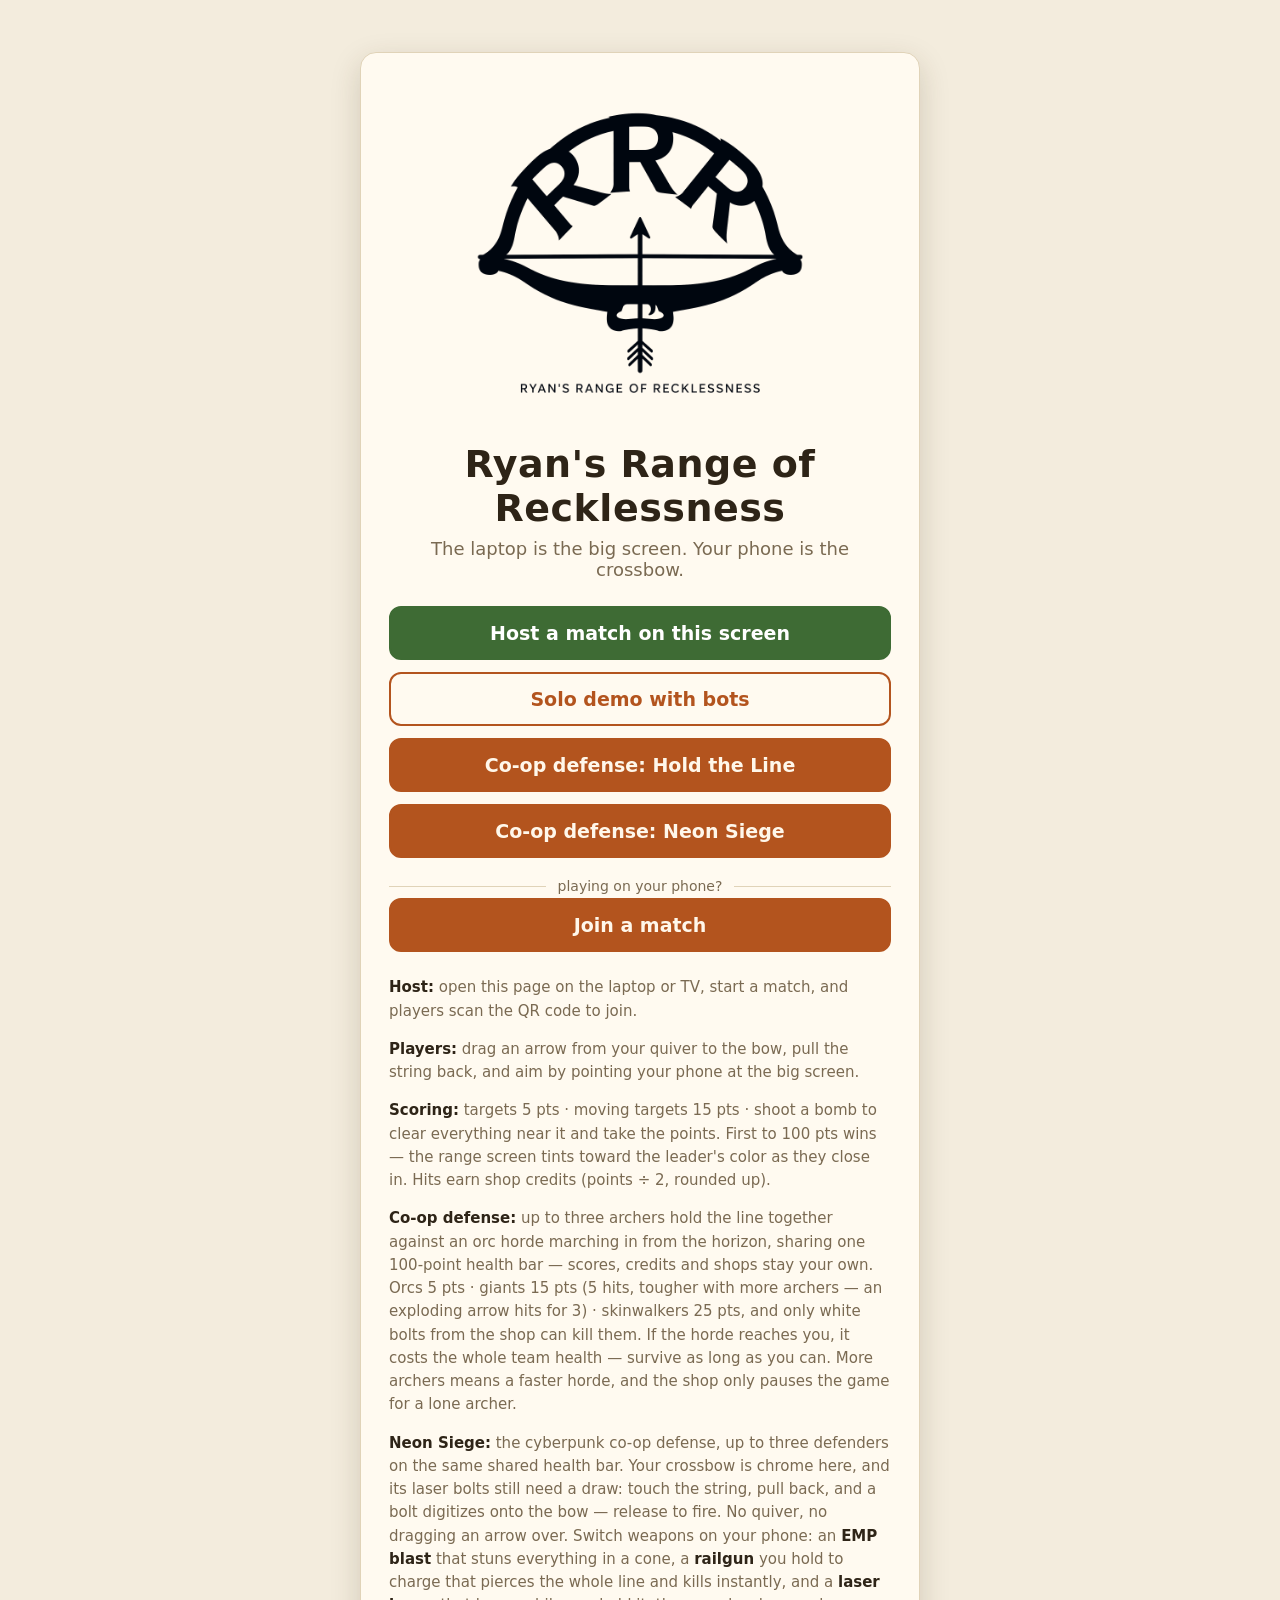
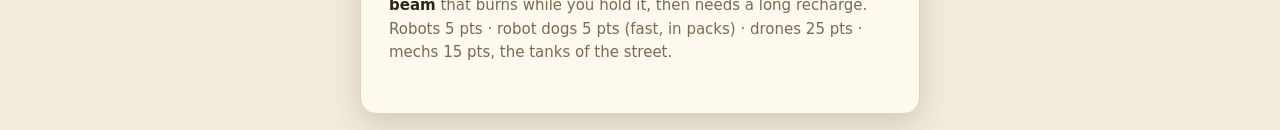
<file: archery.html>
<!doctype html>
<html lang="en">
  <head>
    <meta charset="utf-8" />
    <meta name="viewport" content="width=device-width, initial-scale=1, viewport-fit=cover" />
    <meta name="color-scheme" content="light dark" />
    <link rel="icon" href="data:," />
    <title>Ryan's Range of Recklessness</title>
    <script>
/* qrcode-generator 1.4.4 (MIT) — inlined so this file is fully standalone */
/**
 * Minified by jsDelivr using Terser v5.37.0.
 * Original file: /npm/qrcode-generator@1.4.4/qrcode.js
 *
 * Do NOT use SRI with dynamically generated files! More information: https://www.jsdelivr.com/using-sri-with-dynamic-files
 */
var qrcode=function(){var t=function(t,r){var e=t,n=g[r],o=null,i=0,a=null,u=[],f={},c=function(t,r){o=function(t){for(var r=new Array(t),e=0;e<t;e+=1){r[e]=new Array(t);for(var n=0;n<t;n+=1)r[e][n]=null}return r}(i=4*e+17),l(0,0),l(i-7,0),l(0,i-7),s(),h(),d(t,r),e>=7&&v(t),null==a&&(a=p(e,n,u)),w(a,r)},l=function(t,r){for(var e=-1;e<=7;e+=1)if(!(t+e<=-1||i<=t+e))for(var n=-1;n<=7;n+=1)r+n<=-1||i<=r+n||(o[t+e][r+n]=0<=e&&e<=6&&(0==n||6==n)||0<=n&&n<=6&&(0==e||6==e)||2<=e&&e<=4&&2<=n&&n<=4)},h=function(){for(var t=8;t<i-8;t+=1)null==o[t][6]&&(o[t][6]=t%2==0);for(var r=8;r<i-8;r+=1)null==o[6][r]&&(o[6][r]=r%2==0)},s=function(){for(var t=B.getPatternPosition(e),r=0;r<t.length;r+=1)for(var n=0;n<t.length;n+=1){var i=t[r],a=t[n];if(null==o[i][a])for(var u=-2;u<=2;u+=1)for(var f=-2;f<=2;f+=1)o[i+u][a+f]=-2==u||2==u||-2==f||2==f||0==u&&0==f}},v=function(t){for(var r=B.getBCHTypeNumber(e),n=0;n<18;n+=1){var a=!t&&1==(r>>n&1);o[Math.floor(n/3)][n%3+i-8-3]=a}for(n=0;n<18;n+=1){a=!t&&1==(r>>n&1);o[n%3+i-8-3][Math.floor(n/3)]=a}},d=function(t,r){for(var e=n<<3|r,a=B.getBCHTypeInfo(e),u=0;u<15;u+=1){var f=!t&&1==(a>>u&1);u<6?o[u][8]=f:u<8?o[u+1][8]=f:o[i-15+u][8]=f}for(u=0;u<15;u+=1){f=!t&&1==(a>>u&1);u<8?o[8][i-u-1]=f:u<9?o[8][15-u-1+1]=f:o[8][15-u-1]=f}o[i-8][8]=!t},w=function(t,r){for(var e=-1,n=i-1,a=7,u=0,f=B.getMaskFunction(r),c=i-1;c>0;c-=2)for(6==c&&(c-=1);;){for(var g=0;g<2;g+=1)if(null==o[n][c-g]){var l=!1;u<t.length&&(l=1==(t[u]>>>a&1)),f(n,c-g)&&(l=!l),o[n][c-g]=l,-1==(a-=1)&&(u+=1,a=7)}if((n+=e)<0||i<=n){n-=e,e=-e;break}}},p=function(t,r,e){for(var n=A.getRSBlocks(t,r),o=b(),i=0;i<e.length;i+=1){var a=e[i];o.put(a.getMode(),4),o.put(a.getLength(),B.getLengthInBits(a.getMode(),t)),a.write(o)}var u=0;for(i=0;i<n.length;i+=1)u+=n[i].dataCount;if(o.getLengthInBits()>8*u)throw"code length overflow. ("+o.getLengthInBits()+">"+8*u+")";for(o.getLengthInBits()+4<=8*u&&o.put(0,4);o.getLengthInBits()%8!=0;)o.putBit(!1);for(;!(o.getLengthInBits()>=8*u||(o.put(236,8),o.getLengthInBits()>=8*u));)o.put(17,8);return function(t,r){for(var e=0,n=0,o=0,i=new Array(r.length),a=new Array(r.length),u=0;u<r.length;u+=1){var f=r[u].dataCount,c=r[u].totalCount-f;n=Math.max(n,f),o=Math.max(o,c),i[u]=new Array(f);for(var g=0;g<i[u].length;g+=1)i[u][g]=255&t.getBuffer()[g+e];e+=f;var l=B.getErrorCorrectPolynomial(c),h=k(i[u],l.getLength()-1).mod(l);for(a[u]=new Array(l.getLength()-1),g=0;g<a[u].length;g+=1){var s=g+h.getLength()-a[u].length;a[u][g]=s>=0?h.getAt(s):0}}var v=0;for(g=0;g<r.length;g+=1)v+=r[g].totalCount;var d=new Array(v),w=0;for(g=0;g<n;g+=1)for(u=0;u<r.length;u+=1)g<i[u].length&&(d[w]=i[u][g],w+=1);for(g=0;g<o;g+=1)for(u=0;u<r.length;u+=1)g<a[u].length&&(d[w]=a[u][g],w+=1);return d}(o,n)};f.addData=function(t,r){var e=null;switch(r=r||"Byte"){case"Numeric":e=M(t);break;case"Alphanumeric":e=x(t);break;case"Byte":e=m(t);break;case"Kanji":e=L(t);break;default:throw"mode:"+r}u.push(e),a=null},f.isDark=function(t,r){if(t<0||i<=t||r<0||i<=r)throw t+","+r;return o[t][r]},f.getModuleCount=function(){return i},f.make=function(){if(e<1){for(var t=1;t<40;t++){for(var r=A.getRSBlocks(t,n),o=b(),i=0;i<u.length;i++){var a=u[i];o.put(a.getMode(),4),o.put(a.getLength(),B.getLengthInBits(a.getMode(),t)),a.write(o)}var g=0;for(i=0;i<r.length;i++)g+=r[i].dataCount;if(o.getLengthInBits()<=8*g)break}e=t}c(!1,function(){for(var t=0,r=0,e=0;e<8;e+=1){c(!0,e);var n=B.getLostPoint(f);(0==e||t>n)&&(t=n,r=e)}return r}())},f.createTableTag=function(t,r){t=t||2;var e="";e+='<table style="',e+=" border-width: 0px; border-style: none;",e+=" border-collapse: collapse;",e+=" padding: 0px; margin: "+(r=void 0===r?4*t:r)+"px;",e+='">',e+="<tbody>";for(var n=0;n<f.getModuleCount();n+=1){e+="<tr>";for(var o=0;o<f.getModuleCount();o+=1)e+='<td style="',e+=" border-width: 0px; border-style: none;",e+=" border-collapse: collapse;",e+=" padding: 0px; margin: 0px;",e+=" width: "+t+"px;",e+=" height: "+t+"px;",e+=" background-color: ",e+=f.isDark(n,o)?"#000000":"#ffffff",e+=";",e+='"/>';e+="</tr>"}return e+="</tbody>",e+="</table>"},f.createSvgTag=function(t,r,e,n){var o={};"object"==typeof arguments[0]&&(t=(o=arguments[0]).cellSize,r=o.margin,e=o.alt,n=o.title),t=t||2,r=void 0===r?4*t:r,(e="string"==typeof e?{text:e}:e||{}).text=e.text||null,e.id=e.text?e.id||"qrcode-description":null,(n="string"==typeof n?{text:n}:n||{}).text=n.text||null,n.id=n.text?n.id||"qrcode-title":null;var i,a,u,c,g=f.getModuleCount()*t+2*r,l="";for(c="l"+t+",0 0,"+t+" -"+t+",0 0,-"+t+"z ",l+='<svg version="1.1" xmlns="http://www.w3.org/2000/svg"',l+=o.scalable?"":' width="'+g+'px" height="'+g+'px"',l+=' viewBox="0 0 '+g+" "+g+'" ',l+=' preserveAspectRatio="xMinYMin meet"',l+=n.text||e.text?' role="img" aria-labelledby="'+y([n.id,e.id].join(" ").trim())+'"':"",l+=">",l+=n.text?'<title id="'+y(n.id)+'">'+y(n.text)+"</title>":"",l+=e.text?'<description id="'+y(e.id)+'">'+y(e.text)+"</description>":"",l+='<rect width="100%" height="100%" fill="white" cx="0" cy="0"/>',l+='<path d="',a=0;a<f.getModuleCount();a+=1)for(u=a*t+r,i=0;i<f.getModuleCount();i+=1)f.isDark(a,i)&&(l+="M"+(i*t+r)+","+u+c);return l+='" stroke="transparent" fill="black"/>',l+="</svg>"},f.createDataURL=function(t,r){t=t||2,r=void 0===r?4*t:r;var e=f.getModuleCount()*t+2*r,n=r,o=e-r;return I(e,e,(function(r,e){if(n<=r&&r<o&&n<=e&&e<o){var i=Math.floor((r-n)/t),a=Math.floor((e-n)/t);return f.isDark(a,i)?0:1}return 1}))},f.createImgTag=function(t,r,e){t=t||2,r=void 0===r?4*t:r;var n=f.getModuleCount()*t+2*r,o="";return o+="<img",o+=' src="',o+=f.createDataURL(t,r),o+='"',o+=' width="',o+=n,o+='"',o+=' height="',o+=n,o+='"',e&&(o+=' alt="',o+=y(e),o+='"'),o+="/>"};var y=function(t){for(var r="",e=0;e<t.length;e+=1){var n=t.charAt(e);switch(n){case"<":r+="&lt;";break;case">":r+="&gt;";break;case"&":r+="&amp;";break;case'"':r+="&quot;";break;default:r+=n}}return r};return f.createASCII=function(t,r){if((t=t||1)<2)return function(t){t=void 0===t?2:t;var r,e,n,o,i,a=1*f.getModuleCount()+2*t,u=t,c=a-t,g={"██":"█","█ ":"▀"," █":"▄","  ":" "},l={"██":"▀","█ ":"▀"," █":" ","  ":" "},h="";for(r=0;r<a;r+=2){for(n=Math.floor((r-u)/1),o=Math.floor((r+1-u)/1),e=0;e<a;e+=1)i="█",u<=e&&e<c&&u<=r&&r<c&&f.isDark(n,Math.floor((e-u)/1))&&(i=" "),u<=e&&e<c&&u<=r+1&&r+1<c&&f.isDark(o,Math.floor((e-u)/1))?i+=" ":i+="█",h+=t<1&&r+1>=c?l[i]:g[i];h+="\n"}return a%2&&t>0?h.substring(0,h.length-a-1)+Array(a+1).join("▀"):h.substring(0,h.length-1)}(r);t-=1,r=void 0===r?2*t:r;var e,n,o,i,a=f.getModuleCount()*t+2*r,u=r,c=a-r,g=Array(t+1).join("██"),l=Array(t+1).join("  "),h="",s="";for(e=0;e<a;e+=1){for(o=Math.floor((e-u)/t),s="",n=0;n<a;n+=1)i=1,u<=n&&n<c&&u<=e&&e<c&&f.isDark(o,Math.floor((n-u)/t))&&(i=0),s+=i?g:l;for(o=0;o<t;o+=1)h+=s+"\n"}return h.substring(0,h.length-1)},f.renderTo2dContext=function(t,r){r=r||2;for(var e=f.getModuleCount(),n=0;n<e;n++)for(var o=0;o<e;o++)t.fillStyle=f.isDark(n,o)?"black":"white",t.fillRect(n*r,o*r,r,r)},f};t.stringToBytes=(t.stringToBytesFuncs={default:function(t){for(var r=[],e=0;e<t.length;e+=1){var n=t.charCodeAt(e);r.push(255&n)}return r}}).default,t.createStringToBytes=function(t,r){var e=function(){for(var e=S(t),n=function(){var t=e.read();if(-1==t)throw"eof";return t},o=0,i={};;){var a=e.read();if(-1==a)break;var u=n(),f=n()<<8|n();i[String.fromCharCode(a<<8|u)]=f,o+=1}if(o!=r)throw o+" != "+r;return i}(),n="?".charCodeAt(0);return function(t){for(var r=[],o=0;o<t.length;o+=1){var i=t.charCodeAt(o);if(i<128)r.push(i);else{var a=e[t.charAt(o)];"number"==typeof a?(255&a)==a?r.push(a):(r.push(a>>>8),r.push(255&a)):r.push(n)}}return r}};var r,e,n,o,i,a=1,u=2,f=4,c=8,g={L:1,M:0,Q:3,H:2},l=0,h=1,s=2,v=3,d=4,w=5,p=6,y=7,B=(r=[[],[6,18],[6,22],[6,26],[6,30],[6,34],[6,22,38],[6,24,42],[6,26,46],[6,28,50],[6,30,54],[6,32,58],[6,34,62],[6,26,46,66],[6,26,48,70],[6,26,50,74],[6,30,54,78],[6,30,56,82],[6,30,58,86],[6,34,62,90],[6,28,50,72,94],[6,26,50,74,98],[6,30,54,78,102],[6,28,54,80,106],[6,32,58,84,110],[6,30,58,86,114],[6,34,62,90,118],[6,26,50,74,98,122],[6,30,54,78,102,126],[6,26,52,78,104,130],[6,30,56,82,108,134],[6,34,60,86,112,138],[6,30,58,86,114,142],[6,34,62,90,118,146],[6,30,54,78,102,126,150],[6,24,50,76,102,128,154],[6,28,54,80,106,132,158],[6,32,58,84,110,136,162],[6,26,54,82,110,138,166],[6,30,58,86,114,142,170]],e=1335,n=7973,i=function(t){for(var r=0;0!=t;)r+=1,t>>>=1;return r},(o={}).getBCHTypeInfo=function(t){for(var r=t<<10;i(r)-i(e)>=0;)r^=e<<i(r)-i(e);return 21522^(t<<10|r)},o.getBCHTypeNumber=function(t){for(var r=t<<12;i(r)-i(n)>=0;)r^=n<<i(r)-i(n);return t<<12|r},o.getPatternPosition=function(t){return r[t-1]},o.getMaskFunction=function(t){switch(t){case l:return function(t,r){return(t+r)%2==0};case h:return function(t,r){return t%2==0};case s:return function(t,r){return r%3==0};case v:return function(t,r){return(t+r)%3==0};case d:return function(t,r){return(Math.floor(t/2)+Math.floor(r/3))%2==0};case w:return function(t,r){return t*r%2+t*r%3==0};case p:return function(t,r){return(t*r%2+t*r%3)%2==0};case y:return function(t,r){return(t*r%3+(t+r)%2)%2==0};default:throw"bad maskPattern:"+t}},o.getErrorCorrectPolynomial=function(t){for(var r=k([1],0),e=0;e<t;e+=1)r=r.multiply(k([1,C.gexp(e)],0));return r},o.getLengthInBits=function(t,r){if(1<=r&&r<10)switch(t){case a:return 10;case u:return 9;case f:case c:return 8;default:throw"mode:"+t}else if(r<27)switch(t){case a:return 12;case u:return 11;case f:return 16;case c:return 10;default:throw"mode:"+t}else{if(!(r<41))throw"type:"+r;switch(t){case a:return 14;case u:return 13;case f:return 16;case c:return 12;default:throw"mode:"+t}}},o.getLostPoint=function(t){for(var r=t.getModuleCount(),e=0,n=0;n<r;n+=1)for(var o=0;o<r;o+=1){for(var i=0,a=t.isDark(n,o),u=-1;u<=1;u+=1)if(!(n+u<0||r<=n+u))for(var f=-1;f<=1;f+=1)o+f<0||r<=o+f||0==u&&0==f||a==t.isDark(n+u,o+f)&&(i+=1);i>5&&(e+=3+i-5)}for(n=0;n<r-1;n+=1)for(o=0;o<r-1;o+=1){var c=0;t.isDark(n,o)&&(c+=1),t.isDark(n+1,o)&&(c+=1),t.isDark(n,o+1)&&(c+=1),t.isDark(n+1,o+1)&&(c+=1),0!=c&&4!=c||(e+=3)}for(n=0;n<r;n+=1)for(o=0;o<r-6;o+=1)t.isDark(n,o)&&!t.isDark(n,o+1)&&t.isDark(n,o+2)&&t.isDark(n,o+3)&&t.isDark(n,o+4)&&!t.isDark(n,o+5)&&t.isDark(n,o+6)&&(e+=40);for(o=0;o<r;o+=1)for(n=0;n<r-6;n+=1)t.isDark(n,o)&&!t.isDark(n+1,o)&&t.isDark(n+2,o)&&t.isDark(n+3,o)&&t.isDark(n+4,o)&&!t.isDark(n+5,o)&&t.isDark(n+6,o)&&(e+=40);var g=0;for(o=0;o<r;o+=1)for(n=0;n<r;n+=1)t.isDark(n,o)&&(g+=1);return e+=Math.abs(100*g/r/r-50)/5*10},o),C=function(){for(var t=new Array(256),r=new Array(256),e=0;e<8;e+=1)t[e]=1<<e;for(e=8;e<256;e+=1)t[e]=t[e-4]^t[e-5]^t[e-6]^t[e-8];for(e=0;e<255;e+=1)r[t[e]]=e;var n={glog:function(t){if(t<1)throw"glog("+t+")";return r[t]},gexp:function(r){for(;r<0;)r+=255;for(;r>=256;)r-=255;return t[r]}};return n}();function k(t,r){if(void 0===t.length)throw t.length+"/"+r;var e=function(){for(var e=0;e<t.length&&0==t[e];)e+=1;for(var n=new Array(t.length-e+r),o=0;o<t.length-e;o+=1)n[o]=t[o+e];return n}(),n={getAt:function(t){return e[t]},getLength:function(){return e.length},multiply:function(t){for(var r=new Array(n.getLength()+t.getLength()-1),e=0;e<n.getLength();e+=1)for(var o=0;o<t.getLength();o+=1)r[e+o]^=C.gexp(C.glog(n.getAt(e))+C.glog(t.getAt(o)));return k(r,0)},mod:function(t){if(n.getLength()-t.getLength()<0)return n;for(var r=C.glog(n.getAt(0))-C.glog(t.getAt(0)),e=new Array(n.getLength()),o=0;o<n.getLength();o+=1)e[o]=n.getAt(o);for(o=0;o<t.getLength();o+=1)e[o]^=C.gexp(C.glog(t.getAt(o))+r);return k(e,0).mod(t)}};return n}var A=function(){var t=[[1,26,19],[1,26,16],[1,26,13],[1,26,9],[1,44,34],[1,44,28],[1,44,22],[1,44,16],[1,70,55],[1,70,44],[2,35,17],[2,35,13],[1,100,80],[2,50,32],[2,50,24],[4,25,9],[1,134,108],[2,67,43],[2,33,15,2,34,16],[2,33,11,2,34,12],[2,86,68],[4,43,27],[4,43,19],[4,43,15],[2,98,78],[4,49,31],[2,32,14,4,33,15],[4,39,13,1,40,14],[2,121,97],[2,60,38,2,61,39],[4,40,18,2,41,19],[4,40,14,2,41,15],[2,146,116],[3,58,36,2,59,37],[4,36,16,4,37,17],[4,36,12,4,37,13],[2,86,68,2,87,69],[4,69,43,1,70,44],[6,43,19,2,44,20],[6,43,15,2,44,16],[4,101,81],[1,80,50,4,81,51],[4,50,22,4,51,23],[3,36,12,8,37,13],[2,116,92,2,117,93],[6,58,36,2,59,37],[4,46,20,6,47,21],[7,42,14,4,43,15],[4,133,107],[8,59,37,1,60,38],[8,44,20,4,45,21],[12,33,11,4,34,12],[3,145,115,1,146,116],[4,64,40,5,65,41],[11,36,16,5,37,17],[11,36,12,5,37,13],[5,109,87,1,110,88],[5,65,41,5,66,42],[5,54,24,7,55,25],[11,36,12,7,37,13],[5,122,98,1,123,99],[7,73,45,3,74,46],[15,43,19,2,44,20],[3,45,15,13,46,16],[1,135,107,5,136,108],[10,74,46,1,75,47],[1,50,22,15,51,23],[2,42,14,17,43,15],[5,150,120,1,151,121],[9,69,43,4,70,44],[17,50,22,1,51,23],[2,42,14,19,43,15],[3,141,113,4,142,114],[3,70,44,11,71,45],[17,47,21,4,48,22],[9,39,13,16,40,14],[3,135,107,5,136,108],[3,67,41,13,68,42],[15,54,24,5,55,25],[15,43,15,10,44,16],[4,144,116,4,145,117],[17,68,42],[17,50,22,6,51,23],[19,46,16,6,47,17],[2,139,111,7,140,112],[17,74,46],[7,54,24,16,55,25],[34,37,13],[4,151,121,5,152,122],[4,75,47,14,76,48],[11,54,24,14,55,25],[16,45,15,14,46,16],[6,147,117,4,148,118],[6,73,45,14,74,46],[11,54,24,16,55,25],[30,46,16,2,47,17],[8,132,106,4,133,107],[8,75,47,13,76,48],[7,54,24,22,55,25],[22,45,15,13,46,16],[10,142,114,2,143,115],[19,74,46,4,75,47],[28,50,22,6,51,23],[33,46,16,4,47,17],[8,152,122,4,153,123],[22,73,45,3,74,46],[8,53,23,26,54,24],[12,45,15,28,46,16],[3,147,117,10,148,118],[3,73,45,23,74,46],[4,54,24,31,55,25],[11,45,15,31,46,16],[7,146,116,7,147,117],[21,73,45,7,74,46],[1,53,23,37,54,24],[19,45,15,26,46,16],[5,145,115,10,146,116],[19,75,47,10,76,48],[15,54,24,25,55,25],[23,45,15,25,46,16],[13,145,115,3,146,116],[2,74,46,29,75,47],[42,54,24,1,55,25],[23,45,15,28,46,16],[17,145,115],[10,74,46,23,75,47],[10,54,24,35,55,25],[19,45,15,35,46,16],[17,145,115,1,146,116],[14,74,46,21,75,47],[29,54,24,19,55,25],[11,45,15,46,46,16],[13,145,115,6,146,116],[14,74,46,23,75,47],[44,54,24,7,55,25],[59,46,16,1,47,17],[12,151,121,7,152,122],[12,75,47,26,76,48],[39,54,24,14,55,25],[22,45,15,41,46,16],[6,151,121,14,152,122],[6,75,47,34,76,48],[46,54,24,10,55,25],[2,45,15,64,46,16],[17,152,122,4,153,123],[29,74,46,14,75,47],[49,54,24,10,55,25],[24,45,15,46,46,16],[4,152,122,18,153,123],[13,74,46,32,75,47],[48,54,24,14,55,25],[42,45,15,32,46,16],[20,147,117,4,148,118],[40,75,47,7,76,48],[43,54,24,22,55,25],[10,45,15,67,46,16],[19,148,118,6,149,119],[18,75,47,31,76,48],[34,54,24,34,55,25],[20,45,15,61,46,16]],r=function(t,r){var e={};return e.totalCount=t,e.dataCount=r,e},e={};return e.getRSBlocks=function(e,n){var o=function(r,e){switch(e){case g.L:return t[4*(r-1)+0];case g.M:return t[4*(r-1)+1];case g.Q:return t[4*(r-1)+2];case g.H:return t[4*(r-1)+3];default:return}}(e,n);if(void 0===o)throw"bad rs block @ typeNumber:"+e+"/errorCorrectionLevel:"+n;for(var i=o.length/3,a=[],u=0;u<i;u+=1)for(var f=o[3*u+0],c=o[3*u+1],l=o[3*u+2],h=0;h<f;h+=1)a.push(r(c,l));return a},e}(),b=function(){var t=[],r=0,e={getBuffer:function(){return t},getAt:function(r){var e=Math.floor(r/8);return 1==(t[e]>>>7-r%8&1)},put:function(t,r){for(var n=0;n<r;n+=1)e.putBit(1==(t>>>r-n-1&1))},getLengthInBits:function(){return r},putBit:function(e){var n=Math.floor(r/8);t.length<=n&&t.push(0),e&&(t[n]|=128>>>r%8),r+=1}};return e},M=function(t){var r=a,e=t,n={getMode:function(){return r},getLength:function(t){return e.length},write:function(t){for(var r=e,n=0;n+2<r.length;)t.put(o(r.substring(n,n+3)),10),n+=3;n<r.length&&(r.length-n==1?t.put(o(r.substring(n,n+1)),4):r.length-n==2&&t.put(o(r.substring(n,n+2)),7))}},o=function(t){for(var r=0,e=0;e<t.length;e+=1)r=10*r+i(t.charAt(e));return r},i=function(t){if("0"<=t&&t<="9")return t.charCodeAt(0)-"0".charCodeAt(0);throw"illegal char :"+t};return n},x=function(t){var r=u,e=t,n={getMode:function(){return r},getLength:function(t){return e.length},write:function(t){for(var r=e,n=0;n+1<r.length;)t.put(45*o(r.charAt(n))+o(r.charAt(n+1)),11),n+=2;n<r.length&&t.put(o(r.charAt(n)),6)}},o=function(t){if("0"<=t&&t<="9")return t.charCodeAt(0)-"0".charCodeAt(0);if("A"<=t&&t<="Z")return t.charCodeAt(0)-"A".charCodeAt(0)+10;switch(t){case" ":return 36;case"$":return 37;case"%":return 38;case"*":return 39;case"+":return 40;case"-":return 41;case".":return 42;case"/":return 43;case":":return 44;default:throw"illegal char :"+t}};return n},m=function(r){var e=f,n=t.stringToBytes(r),o={getMode:function(){return e},getLength:function(t){return n.length},write:function(t){for(var r=0;r<n.length;r+=1)t.put(n[r],8)}};return o},L=function(r){var e=c,n=t.stringToBytesFuncs.SJIS;if(!n)throw"sjis not supported.";!function(){var t=n("友");if(2!=t.length||38726!=(t[0]<<8|t[1]))throw"sjis not supported."}();var o=n(r),i={getMode:function(){return e},getLength:function(t){return~~(o.length/2)},write:function(t){for(var r=o,e=0;e+1<r.length;){var n=(255&r[e])<<8|255&r[e+1];if(33088<=n&&n<=40956)n-=33088;else{if(!(57408<=n&&n<=60351))throw"illegal char at "+(e+1)+"/"+n;n-=49472}n=192*(n>>>8&255)+(255&n),t.put(n,13),e+=2}if(e<r.length)throw"illegal char at "+(e+1)}};return i},D=function(){var t=[],r={writeByte:function(r){t.push(255&r)},writeShort:function(t){r.writeByte(t),r.writeByte(t>>>8)},writeBytes:function(t,e,n){e=e||0,n=n||t.length;for(var o=0;o<n;o+=1)r.writeByte(t[o+e])},writeString:function(t){for(var e=0;e<t.length;e+=1)r.writeByte(t.charCodeAt(e))},toByteArray:function(){return t},toString:function(){var r="";r+="[";for(var e=0;e<t.length;e+=1)e>0&&(r+=","),r+=t[e];return r+="]"}};return r},S=function(t){var r=t,e=0,n=0,o=0,i={read:function(){for(;o<8;){if(e>=r.length){if(0==o)return-1;throw"unexpected end of file./"+o}var t=r.charAt(e);if(e+=1,"="==t)return o=0,-1;t.match(/^\s$/)||(n=n<<6|a(t.charCodeAt(0)),o+=6)}var i=n>>>o-8&255;return o-=8,i}},a=function(t){if(65<=t&&t<=90)return t-65;if(97<=t&&t<=122)return t-97+26;if(48<=t&&t<=57)return t-48+52;if(43==t)return 62;if(47==t)return 63;throw"c:"+t};return i},I=function(t,r,e){for(var n=function(t,r){var e=t,n=r,o=new Array(t*r),i={setPixel:function(t,r,n){o[r*e+t]=n},write:function(t){t.writeString("GIF87a"),t.writeShort(e),t.writeShort(n),t.writeByte(128),t.writeByte(0),t.writeByte(0),t.writeByte(0),t.writeByte(0),t.writeByte(0),t.writeByte(255),t.writeByte(255),t.writeByte(255),t.writeString(","),t.writeShort(0),t.writeShort(0),t.writeShort(e),t.writeShort(n),t.writeByte(0);var r=a(2);t.writeByte(2);for(var o=0;r.length-o>255;)t.writeByte(255),t.writeBytes(r,o,255),o+=255;t.writeByte(r.length-o),t.writeBytes(r,o,r.length-o),t.writeByte(0),t.writeString(";")}},a=function(t){for(var r=1<<t,e=1+(1<<t),n=t+1,i=u(),a=0;a<r;a+=1)i.add(String.fromCharCode(a));i.add(String.fromCharCode(r)),i.add(String.fromCharCode(e));var f,c,g,l=D(),h=(f=l,c=0,g=0,{write:function(t,r){if(t>>>r!=0)throw"length over";for(;c+r>=8;)f.writeByte(255&(t<<c|g)),r-=8-c,t>>>=8-c,g=0,c=0;g|=t<<c,c+=r},flush:function(){c>0&&f.writeByte(g)}});h.write(r,n);var s=0,v=String.fromCharCode(o[s]);for(s+=1;s<o.length;){var d=String.fromCharCode(o[s]);s+=1,i.contains(v+d)?v+=d:(h.write(i.indexOf(v),n),i.size()<4095&&(i.size()==1<<n&&(n+=1),i.add(v+d)),v=d)}return h.write(i.indexOf(v),n),h.write(e,n),h.flush(),l.toByteArray()},u=function(){var t={},r=0,e={add:function(n){if(e.contains(n))throw"dup key:"+n;t[n]=r,r+=1},size:function(){return r},indexOf:function(r){return t[r]},contains:function(r){return void 0!==t[r]}};return e};return i}(t,r),o=0;o<r;o+=1)for(var i=0;i<t;i+=1)n.setPixel(i,o,e(i,o));var a=D();n.write(a);for(var u=function(){var t=0,r=0,e=0,n="",o={},i=function(t){n+=String.fromCharCode(a(63&t))},a=function(t){if(t<0);else{if(t<26)return 65+t;if(t<52)return t-26+97;if(t<62)return t-52+48;if(62==t)return 43;if(63==t)return 47}throw"n:"+t};return o.writeByte=function(n){for(t=t<<8|255&n,r+=8,e+=1;r>=6;)i(t>>>r-6),r-=6},o.flush=function(){if(r>0&&(i(t<<6-r),t=0,r=0),e%3!=0)for(var o=3-e%3,a=0;a<o;a+=1)n+="="},o.toString=function(){return n},o}(),f=a.toByteArray(),c=0;c<f.length;c+=1)u.writeByte(f[c]);return u.flush(),"data:image/gif;base64,"+u};return t}();qrcode.stringToBytesFuncs["UTF-8"]=function(t){return function(t){for(var r=[],e=0;e<t.length;e++){var n=t.charCodeAt(e);n<128?r.push(n):n<2048?r.push(192|n>>6,128|63&n):n<55296||n>=57344?r.push(224|n>>12,128|n>>6&63,128|63&n):(e++,n=65536+((1023&n)<<10|1023&t.charCodeAt(e)),r.push(240|n>>18,128|n>>12&63,128|n>>6&63,128|63&n))}return r}(t)},function(t){"function"==typeof define&&define.amd?define([],t):"object"==typeof exports&&(module.exports=t())}((function(){return qrcode}));
//# sourceMappingURL=/sm/26b4b0d0b1e283d6b3ec9857ac597d7a60c76ac17be1ef4c965f03086de426bb.map
</script>
    <style>
      :root{
        color-scheme: light dark;
        --bg:#f3ecdd; --panel:#fffaf0; --panel2:#f8efdb; --ink:#2e2417; --muted:#7a6a52;
        --accent:#b3541e; --accent-ink:#fff7ea; --green:#3e6b34; --line:#e0d3b8;
        --danger:#c0392b; --shadow:0 10px 30px rgba(62,42,16,.18);
      }
      @media (prefers-color-scheme: dark){
        :root{
          --bg:#1c1712; --panel:#2a2119; --panel2:#332820; --ink:#f0e6d2; --muted:#b3a284;
          --accent:#e07b39; --accent-ink:#221503; --green:#7fb069; --line:#453723;
          --danger:#e06c5c; --shadow:0 10px 30px rgba(0,0,0,.5);
        }
      }
      *{ box-sizing:border-box; }
      html,body{ margin:0; padding:0; }
      body{
        background:var(--bg); color:var(--ink);
        font-family: system-ui, -apple-system, "Segoe UI", Roboto, sans-serif;
        -webkit-tap-highlight-color: transparent;
      }
      h1,h2,h3{ font-family:"Trebuchet MS","Segoe UI",system-ui,sans-serif; margin:0; }
      .hidden{ display:none !important; }
      main{ max-width:1400px; margin:0 auto; padding:16px; }
      button, input{ font:inherit; }
      button{ min-height:44px; }
      .btn{
        display:inline-flex; align-items:center; justify-content:center; gap:8px;
        border:2px solid var(--accent); background:var(--accent); color:var(--accent-ink);
        font-weight:700; font-size:17px; padding:10px 22px; border-radius:12px; cursor:pointer;
      }
      .btn:active{ transform:translateY(1px); }
      .btn.ghost{ background:transparent; color:var(--accent); }
      .btn.green{ background:var(--green); border-color:var(--green); color:#fff; }
      .btn.small{ min-height:38px; padding:6px 14px; font-size:15px; border-radius:10px; }
      .btn[disabled]{ opacity:.45; cursor:not-allowed; }
      .card{
        background:var(--panel); border:1px solid var(--line); border-radius:16px;
        box-shadow:var(--shadow); padding:22px;
      }
      .muted{ color:var(--muted); }
      .center{ text-align:center; }

      /* ---------- home ---------- */
      #view-home{ max-width:560px; margin:4vh auto 0; }
      .home-card{ text-align:center; padding:34px 28px; }
      .game-logo{ display:block; width:min(340px,88%); height:auto; margin:0 auto 16px; border-radius:14px; }
      .home-card h1{ font-size:38px; line-height:1.15; letter-spacing:.5px; }
      .home-card .tag{ font-size:18px; color:var(--muted); margin:8px 0 26px; }
      .home-actions{ display:grid; gap:12px; }
      .home-actions .btn{ width:100%; font-size:19px; padding:14px; }
      .divider{ display:flex; align-items:center; gap:12px; color:var(--muted); margin:20px 0 4px; font-size:14px; }
      .divider::before,.divider::after{ content:""; flex:1; border-top:1px solid var(--line); }
      .howto{ text-align:left; margin-top:24px; font-size:15px; line-height:1.55; color:var(--muted); }
      .howto b{ color:var(--ink); }

      /* ---------- join ---------- */
      #view-join{ max-width:480px; margin:4vh auto 0; }
      .field{ margin:16px 0; text-align:left; }
      .field label{ display:block; font-weight:700; margin-bottom:6px; }
      .field input{
        width:100%; padding:13px 14px; font-size:20px; border:2px solid var(--line);
        border-radius:10px; background:var(--panel2); color:var(--ink);
      }
      #join-code{ text-transform:uppercase; letter-spacing:6px; font-weight:800; text-align:center; font-size:28px; }
      #join-status{ min-height:24px; margin-top:12px; font-weight:600; }

      /* ---------- host / arena ---------- */
      #host-top{
        display:flex; align-items:center; gap:14px; flex-wrap:wrap; margin-bottom:12px;
      }
      #host-top h2{ font-size:26px; }
      .chip{
        display:inline-flex; align-items:center; gap:7px; background:var(--panel);
        border:1px solid var(--line); border-radius:999px; padding:6px 14px; font-weight:700;
      }
      .chip .dot{ width:12px; height:12px; border-radius:50%; }
      .hpbar{ display:inline-block; width:110px; height:12px; border-radius:999px; background:rgba(0,0,0,.16); overflow:hidden; vertical-align:middle; }
      #hp-fill{ display:block; height:100%; width:100%; background:var(--green); transition:width .3s ease; }
      #hud-timer{ font-size:22px; font-variant-numeric:tabular-nums; }
      #host-main{ display:flex; gap:14px; align-items:flex-start; }
      #canvas-wrap{ flex:1 1 auto; min-width:0; }
      #game-canvas{
        width:100%; height:auto; display:block; border-radius:14px;
        border:1px solid var(--line); box-shadow:var(--shadow); background:#ffffff;
      }
      #range-status{
        display:flex; align-items:center; gap:8px; margin-top:9px;
        font-size:14.5px; font-weight:600; color:var(--muted);
      }
      #range-status .rdot{ width:13px; height:13px; border-radius:50%; flex:none; box-shadow:inset 0 0 0 2px rgba(0,0,0,.15); background:#fff; border:1px solid var(--line); }
      #host-side{ flex:0 0 300px; width:300px; display:grid; gap:14px; }
      @media (max-width:900px){
        #host-main{ flex-direction:column; }
        #host-side{ flex:none; width:100%; }
      }
      #qr-box{ width:190px; height:190px; margin:10px auto; background:#fff; border-radius:10px; padding:8px; display:flex; align-items:center; justify-content:center; overflow:hidden; }
      #qr-box svg{ width:100%; height:100%; }
      .big-code{ font-size:52px; font-weight:900; letter-spacing:10px; text-align:center; line-height:1.05; }
      .join-url{ font-size:12.5px; word-break:break-all; color:var(--muted); text-align:center; }
      .player-chips{ display:flex; flex-wrap:wrap; gap:8px; margin:12px 0; min-height:36px; }
      .pchip{
        display:inline-flex; align-items:center; gap:7px; padding:7px 13px; border-radius:999px;
        color:#fff; font-weight:700; font-size:15px; text-shadow:0 1px 2px rgba(0,0,0,.35);
      }
      .score-row{
        display:flex; align-items:center; gap:10px; padding:8px 4px; border-bottom:1px solid var(--line);
        font-size:17px;
      }
      .score-row:last-child{ border-bottom:none; }
      .score-row .dot{ width:14px; height:14px; border-radius:50%; flex:none; box-shadow:inset 0 0 0 2px rgba(0,0,0,.18); }
      .score-row .nm{ flex:1; font-weight:600; overflow:hidden; text-overflow:ellipsis; white-space:nowrap; }
      .score-row .sc{ font-weight:900; font-variant-numeric:tabular-nums; }
      #end-overlay{
        position:fixed; inset:0; background:rgba(20,12,4,.55); display:flex;
        align-items:center; justify-content:center; padding:16px; z-index:40;
      }
      #end-card{ max-width:480px; width:100%; text-align:center; }
      #end-standings{ text-align:left; margin:16px 0; }

      /* ---------- controller ---------- */
      #view-controller{ max-width:560px; margin:0 auto; }
      #ctrl-band{
        border-radius:14px; padding:12px 16px; color:#fff; margin-bottom:12px;
        text-shadow:0 1px 3px rgba(0,0,0,.4); box-shadow:var(--shadow);
      }
      #ctrl-band .row1{ display:flex; justify-content:space-between; align-items:baseline; gap:10px; }
      #ctrl-name{ font-size:22px; font-weight:900; }
      #ctrl-time{ font-size:20px; font-weight:800; font-variant-numeric:tabular-nums; }
      #ctrl-band .row2{ display:flex; gap:16px; margin-top:4px; font-size:16px; font-weight:700; flex-wrap:wrap; }
      .panel{ background:var(--panel); border:1px solid var(--line); border-radius:16px; box-shadow:var(--shadow); padding:18px; }
      #wait-panel{ text-align:center; padding:30px 20px; }
      #wait-panel .big{ font-size:24px; font-weight:800; margin-bottom:8px; }
      #calib-panel{ text-align:center; }
      #calib-step{ font-size:13px; font-weight:800; letter-spacing:2px; color:var(--muted); text-transform:uppercase; }
      #calib-text{ font-size:21px; font-weight:700; line-height:1.4; margin:12px 0 18px; min-height:60px; }
      #calib-panel .btn{ width:100%; font-size:19px; padding:14px; margin-top:8px; }
      #touch-pad{
        position:relative; height:220px; border:2px dashed var(--line); border-radius:12px;
        background:var(--panel2); margin:12px 0; touch-action:none; overflow:hidden;
      }
      #touch-pad .corner{ position:absolute; width:22px; height:22px; border:3px solid var(--muted); opacity:.6; }
      #touch-dot{
        position:absolute; width:26px; height:26px; border-radius:50%; border:3px solid #fff;
        transform:translate(-50%,-50%); box-shadow:0 2px 8px rgba(0,0,0,.4); pointer-events:none;
      }
      .flip-row{ display:flex; gap:8px; justify-content:center; margin-top:12px; flex-wrap:wrap; }

      #play-panel{ position:relative; padding:14px; overflow:hidden; }
      #dot-preview{
        position:relative; width:132px; height:74px; border:2px solid var(--line); border-radius:8px;
        background:#ffffff; margin:0 auto 6px; overflow:hidden;
      }
      #preview-dot{
        position:absolute; width:14px; height:14px; border-radius:50%; border:2px solid #fff;
        transform:translate(-50%,-50%); box-shadow:0 1px 4px rgba(0,0,0,.45);
      }
      #preview-label{ text-align:center; font-size:12.5px; color:var(--muted); margin-bottom:4px; }
      #bow-area{
        position:relative; margin:4px 74px 4px 6px; touch-action:none; user-select:none; -webkit-user-select:none;
      }
      #bow-svg{ width:100%; height:auto; display:block; }
      /* Neon Siege: as the draw starts, the laser bolt digitizes onto the
         chrome bow — pixel fragments converge, the core flickers in. */
      #digit-bolt .db-frag{ animation:dig-in .38s steps(6) both; }
      #db-core, #db-tip{ animation:dig-flick .38s steps(5) both; }
      #db-glow{ animation:dig-glow .38s steps(5) both; }
      @keyframes dig-in{
        0%{ transform:translate(var(--dx,0px), var(--dy,0px)); opacity:0; }
        55%{ opacity:1; }
        100%{ transform:translate(0,0); opacity:.55; }
      }
      @keyframes dig-flick{
        0%{ opacity:0; } 30%{ opacity:.85; } 50%{ opacity:.1; } 75%{ opacity:.9; } 100%{ opacity:1; }
      }
      @keyframes dig-glow{
        0%{ opacity:0; } 40%{ opacity:.35; } 60%{ opacity:.05; } 100%{ opacity:.35; }
      }
      @media (prefers-reduced-motion: reduce){
        #digit-bolt .db-frag, #db-core, #db-tip, #db-glow{ animation:none; }
      }
      #power-wrap{ height:14px; background:var(--panel2); border:1px solid var(--line); border-radius:999px; overflow:hidden; margin:8px 74px 4px 6px; }
      #power-fill{ height:100%; width:0%; background:var(--accent); transition:width .05s linear; }
      #ctrl-hint{ min-height:24px; font-weight:700; text-align:center; margin-right:68px; }
      #quiver{
        position:absolute; top:12px; right:10px; width:62px; display:flex; flex-direction:column;
        align-items:center; gap:8px;
      }
      .quiver-label{ font-size:11px; font-weight:800; letter-spacing:1px; color:var(--muted); text-transform:uppercase; }
      #quiver-token{
        width:56px; height:96px; border:2px solid var(--line); border-radius:12px; background:var(--panel2);
        display:flex; align-items:center; justify-content:center; cursor:grab; touch-action:none; position:relative;
      }
      #quiver-token:active{ cursor:grabbing; }
      #quiver-token .cnt{
        position:absolute; bottom:-8px; right:-8px; background:var(--accent); color:var(--accent-ink);
        font-weight:900; font-size:14px; min-width:26px; height:26px; border-radius:999px;
        display:flex; align-items:center; justify-content:center; padding:0 6px;
      }
      #quiver-token.empty{ opacity:.4; }
      #drag-ghost{
        position:fixed; width:56px; height:96px; z-index:60; pointer-events:none; opacity:.9;
        display:flex; align-items:center; justify-content:center; transform:translate(-50%,-50%);
      }
      #special-chips{ display:flex; flex-direction:column; gap:6px; width:62px; }
      #weapon-panel{
        position:absolute; top:12px; right:10px; width:62px; display:flex; flex-direction:column;
        align-items:center; gap:8px;
      }
      #weapon-chips{ display:flex; flex-direction:column; gap:6px; width:62px; }
      .sp-chip{
        border:2px solid var(--line); background:var(--panel); border-radius:10px; padding:5px 2px;
        font-size:10.5px; font-weight:800; text-align:center; cursor:pointer; min-height:40px; line-height:1.25;
      }
      .sp-chip .n{ display:block; font-size:13px; }
      .sp-chip.sel{ border-color:var(--accent); background:var(--panel2); box-shadow:0 0 0 2px var(--accent) inset; }
      .sp-chip.none{ opacity:.38; }
      #ctrl-bottom{ display:flex; gap:10px; margin-top:12px; align-items:stretch; }
      #btn-shop{
        flex:0 0 auto; display:flex; flex-direction:column; align-items:center; justify-content:center;
        padding:8px 18px; font-size:16px;
      }
      #ctrl-bottom .spacer{ flex:1; }
      .icon-btn{
        border:2px solid var(--line); background:var(--panel); color:var(--ink); border-radius:12px;
        font-weight:700; padding:8px 14px; cursor:pointer; font-size:14.5px;
      }

      /* shop */
      #shop-overlay{
        position:fixed; inset:0; background:rgba(20,12,4,.55); z-index:50; display:flex;
        align-items:flex-end; justify-content:center;
      }
      #shop-card{
        background:var(--panel); width:100%; max-width:560px; max-height:88vh; overflow:auto;
        border-radius:20px 20px 0 0; padding:20px; box-shadow:var(--shadow);
      }
      .shop-item{
        display:flex; align-items:center; gap:12px; padding:12px 4px; border-bottom:1px solid var(--line);
      }
      .shop-item:last-of-type{ border-bottom:none; }
      .shop-item .swatch{ width:16px; height:16px; border-radius:50%; flex:none; box-shadow:inset 0 0 0 2px rgba(0,0,0,.15); }
      .shop-item .info{ flex:1; min-width:0; }
      .shop-item .nm{ font-weight:800; font-size:17px; }
      .shop-item .ds{ font-size:13.5px; color:var(--muted); line-height:1.35; }
      .shop-item .own{ font-size:13px; font-weight:700; color:var(--muted); }
      #ctrl-toast{
        position:fixed; left:50%; bottom:22px; transform:translateX(-50%); z-index:70;
        background:var(--ink); color:var(--bg); font-weight:700; padding:11px 20px; border-radius:999px;
        box-shadow:var(--shadow); max-width:92vw; text-align:center;
      }
      #end-banner{ text-align:center; font-size:19px; font-weight:800; padding:14px; }
    </style>
  </head>
  <body>
    <main>
      <!-- ================= HOME ================= -->
      <section id="view-home">
        <div class="card home-card">
          <img class="game-logo" src="[data-uri]" width="1600" height="1600" alt="Ryan's Range of Recklessness logo — three R's forming the arch of a crossbow" />
          <h1>Ryan's Range of Recklessness</h1>
          <p class="tag">The laptop is the big screen. Your phone is the crossbow.</p>
          <div class="home-actions">
            <button class="btn green" id="btn-host">Host a match on this screen</button>
            <button class="btn ghost" id="btn-solo">Solo demo with bots</button>
            <button class="btn" id="btn-defense">Co-op defense: Hold the Line</button>
            <button class="btn" id="btn-neon">Co-op defense: Neon Siege</button>
          </div>
          <div class="divider">playing on your phone?</div>
          <div class="home-actions">
            <button class="btn" id="btn-go-join">Join a match</button>
          </div>
          <div class="howto">
            <p><b>Host:</b> open this page on the laptop or TV, start a match, and players scan the QR code to join.</p>
            <p><b>Players:</b> drag an arrow from your quiver to the bow, pull the string back, and aim by pointing your phone at the big screen.</p>
            <p><b>Scoring:</b> targets 5 pts · moving targets 15 pts · shoot a bomb to clear everything near it and take the points. First to 100 pts wins — the range screen tints toward the leader's color as they close in. Hits earn shop credits (points ÷ 2, rounded up).</p>
            <p><b>Co-op defense:</b> up to three archers hold the line together against an orc horde marching in from the horizon, sharing one 100-point health bar — scores, credits and shops stay your own. Orcs 5 pts · giants 15 pts (5 hits, tougher with more archers — an exploding arrow hits for 3) · skinwalkers 25 pts, and only white bolts from the shop can kill them. If the horde reaches you, it costs the whole team health — survive as long as you can. More archers means a faster horde, and the shop only pauses the game for a lone archer.</p>
            <p><b>Neon Siege:</b> the cyberpunk co-op defense, up to three defenders on the same shared health bar. Your crossbow is chrome here, and its laser bolts still need a draw: touch the string, pull back, and a bolt digitizes onto the bow — release to fire. No quiver, no dragging an arrow over. Switch weapons on your phone: an <b>EMP blast</b> that stuns everything in a cone, a <b>railgun</b> you hold to charge that pierces the whole line and kills instantly, and a <b>laser beam</b> that burns while you hold it, then needs a long recharge. Robots 5 pts · robot dogs 5 pts (fast, in packs) · drones 25 pts · mechs 15 pts, the tanks of the street.</p>
          </div>
        </div>
      </section>

      <!-- ================= JOIN ================= -->
      <section id="view-join" class="hidden">
        <div class="card">
          <h2 style="font-size:30px;">Join a match</h2>
          <div class="field">
            <label for="join-code">Match code</label>
            <input id="join-code" maxlength="4" autocomplete="off" autocapitalize="characters" placeholder="ABCD" />
          </div>
          <div class="field">
            <label for="join-name">Your name</label>
            <input id="join-name" maxlength="14" autocomplete="off" placeholder="e.g. Robin" />
          </div>
          <button class="btn" id="btn-join" style="width:100%; font-size:19px; padding:14px;">Join</button>
          <div id="join-status" class="center"></div>
          <button class="btn ghost small" id="btn-join-back" style="margin-top:8px;">Back</button>
        </div>
      </section>

      <!-- ================= HOST ================= -->
      <section id="view-arena" class="hidden">
        <div id="host-top">
          <h2 style="font-size:22px;">Ryan's Range of Recklessness</h2>
          <span class="chip">Code <span id="hud-code" style="letter-spacing:3px;">····</span></span>
          <span class="chip" id="hud-phase">Lobby</span>
          <span class="chip">Time <span id="hud-timer">3:00</span></span>
          <span class="chip" id="hud-goal">First to 100 wins</span>
          <span class="chip hidden" id="hud-health">Health <span class="hpbar"><span id="hp-fill"></span></span> <span id="hp-num">100</span></span>
          <span style="flex:1"></span>
          <button class="btn ghost small" id="btn-leave-host">End match</button>
        </div>
        <div id="host-main">
          <div id="canvas-wrap">
            <canvas id="game-canvas" width="1280" height="720"></canvas>
            <div id="range-status"><span class="rdot"></span><span id="range-status-text">Range screen: white — no score yet.</span></div>
          </div>
          <div id="host-side">
            <div class="card" id="lobby-panel">
              <h3 class="center" style="font-size:21px;" id="lobby-title">Join the match</h3>
              <div id="qr-box"><span class="muted" style="font-size:13px;">QR loading…</span></div>
              <div class="big-code" id="lobby-code">····</div>
              <p class="join-url" id="join-url"></p>
              <p class="center muted" style="margin:8px 0 0;" id="lobby-note">Scan the QR code, or open this page on your phone and enter the code.</p>
              <div class="player-chips" id="lobby-players"></div>
              <button class="btn green" id="btn-start" style="width:100%; font-size:19px; padding:13px;">Start match</button>
              <p class="center muted" id="start-note" style="font-size:13.5px; margin:10px 0 0;">Waiting for players to join…</p>
              <p class="center" id="conn-note" style="font-size:13.5px; margin:6px 0 0; min-height:18px;">Connecting to the live match service…</p>
            </div>
            <div class="card" id="score-panel">
              <h3 style="font-size:19px; margin-bottom:6px;" id="score-title">Scores</h3>
              <div id="score-list"><p class="muted">No players yet.</p></div>
              <p class="muted" style="font-size:13.5px; margin:12px 0 0;" id="score-note">
                Targets 5 pts · Moving 15 pts · Bombs clear nearby targets for the shooter.
                First to 100 wins — the range screen takes on the leader's color as their score climbs toward 100.
              </p>
            </div>
          </div>
        </div>
      </section>

      <!-- ================= CONTROLLER ================= -->
      <section id="view-controller" class="hidden">
        <div id="ctrl-band">
          <div class="row1">
            <span id="ctrl-name">Player</span>
            <span id="ctrl-time">3:00</span>
          </div>
          <div class="row2">
            <span>Score <span id="ctrl-score">0</span></span>
            <span>Credits <span id="ctrl-credits">0</span></span>
            <span id="ctrl-phase-label">Lobby</span>
          </div>
        </div>

        <div class="panel hidden" id="end-banner"></div>

        <div class="panel" id="wait-panel">
          <div class="big" id="wait-title">You're in!</div>
          <p class="muted" id="wait-text" style="margin:0 0 16px;">Waiting for the host to start the match.</p>
          <button class="btn" id="btn-goto-calib" style="width:100%;">Calibrate aim</button>
          <p class="muted" id="wait-calib-state" style="font-size:14px; margin:12px 0 0;"></p>
        </div>

        <div class="panel hidden" id="calib-panel">
          <div id="calib-step">Step 1 of 5</div>
          <p id="calib-text">Aim your crossbow at the center of the big screen.</p>
          <div id="touch-pad" class="hidden">
            <span class="corner" style="top:6px;left:6px;border-right:none;border-bottom:none;"></span>
            <span class="corner" style="top:6px;right:6px;border-left:none;border-bottom:none;"></span>
            <span class="corner" style="bottom:6px;left:6px;border-right:none;border-top:none;"></span>
            <span class="corner" style="bottom:6px;right:6px;border-left:none;border-top:none;"></span>
            <div id="touch-dot"></div>
          </div>
          <button class="btn green" id="btn-sensor" class="hidden" style="width:100%; display:none;">Enable motion sensors</button>
          <button class="btn" id="btn-calib-action">Calibrate center</button>
          <div class="flip-row">
            <button class="icon-btn hidden" id="btn-flipx">Flip left / right</button>
            <button class="icon-btn hidden" id="btn-flipy">Flip up / down</button>
          </div>
          <div class="flip-row">
            <button class="icon-btn" id="btn-touch-mode">Use touch aim instead</button>
            <button class="icon-btn" id="btn-calib-cancel">Cancel</button>
          </div>
        </div>

        <div class="panel hidden" id="play-panel">
          <div id="preview-label">Your dot on the big screen</div>
          <div id="dot-preview"><div id="preview-dot"></div></div>
          <div id="bow-area">
            <svg id="bow-svg" viewBox="0 0 300 250" aria-label="Crossbow">
              <defs>
                <!-- chrome skins, applied to the bow in Neon Siege only -->
                <linearGradient id="chrome-v" gradientUnits="userSpaceOnUse" x1="0" y1="58" x2="0" y2="236">
                  <stop offset="0" stop-color="#f7fafc"/><stop offset=".3" stop-color="#c9d3de"/>
                  <stop offset=".52" stop-color="#828fa1"/><stop offset=".7" stop-color="#e6edf4"/>
                  <stop offset="1" stop-color="#5f6d7f"/>
                </linearGradient>
                <linearGradient id="chrome-h" gradientUnits="userSpaceOnUse" x1="18" y1="0" x2="282" y2="0">
                  <stop offset="0" stop-color="#5f6d7f"/><stop offset=".25" stop-color="#e6edf4"/>
                  <stop offset=".5" stop-color="#828fa1"/><stop offset=".75" stop-color="#dbe4ee"/>
                  <stop offset="1" stop-color="#5f6d7f"/>
                </linearGradient>
                <linearGradient id="chrome-d" gradientUnits="userSpaceOnUse" x1="0" y1="196" x2="0" y2="212">
                  <stop offset="0" stop-color="#aeb9c6"/><stop offset=".5" stop-color="#66727f"/>
                  <stop offset="1" stop-color="#39424e"/>
                </linearGradient>
              </defs>
              <!-- stock -->
              <rect id="bow-stock" x="141" y="58" width="18" height="178" rx="7" fill="#8a5a2b"/>
              <rect id="bow-grip" x="128" y="196" width="44" height="16" rx="6" fill="#6e4520"/>
              <!-- limbs -->
              <path id="bow-limb-l" d="M150 62 C 96 18, 44 16, 18 40" stroke="#5d3c1a" stroke-width="11" fill="none" stroke-linecap="round"/>
              <path id="bow-limb-r" d="M150 62 C 204 18, 256 16, 282 40" stroke="#5d3c1a" stroke-width="11" fill="none" stroke-linecap="round"/>
              <!-- string (path updated by JS) -->
              <path id="string-path" d="M18 40 L150 62 L282 40" stroke="#e8e2d2" stroke-width="3.5" fill="none"/>
              <!-- nocked arrow (group updated by JS) -->
              <g id="nocked-arrow" style="display:none;">
                <line id="na-shaft" x1="150" y1="8" x2="150" y2="62" stroke-width="5"/>
                <polygon id="na-tip" points="150,-4 143,12 157,12" fill="#444"/>
                <path id="na-fletch" d="M150 52 l-11 12 M150 52 l11 12" stroke-width="5" fill="none"/>
              </g>
              <!-- neon laser bolt: digitizes onto the bow as the draw starts -->
              <g id="digit-bolt" style="display:none;">
                <line id="db-glow" x1="150" y1="12" x2="150" y2="62" stroke="#37e0ff" stroke-width="11" opacity="0.35" stroke-linecap="round"/>
                <line id="db-core" x1="150" y1="12" x2="150" y2="62" stroke="#d9fbff" stroke-width="3.5" stroke-linecap="round"/>
                <polygon id="db-tip" points="150,1 144,14 156,14" fill="#aef4ff"/>
                <rect class="db-frag" x="141" y="16" width="5" height="5" fill="#37e0ff" style="--dx:-30px; --dy:-18px;"/>
                <rect class="db-frag" x="154" y="20" width="4" height="4" fill="#aef4ff" style="--dx:34px; --dy:-10px;"/>
                <rect class="db-frag" x="144" y="28" width="5" height="5" fill="#37e0ff" style="--dx:-22px; --dy:16px;"/>
                <rect class="db-frag" x="152" y="34" width="4" height="4" fill="#37e0ff" style="--dx:26px; --dy:20px;"/>
                <rect class="db-frag" x="140" y="40" width="5" height="5" fill="#aef4ff" style="--dx:-36px; --dy:6px;"/>
                <rect class="db-frag" x="155" y="46" width="4" height="4" fill="#37e0ff" style="--dx:30px; --dy:-16px;"/>
                <rect class="db-frag" x="146" y="50" width="5" height="5" fill="#37e0ff" style="--dx:-14px; --dy:26px;"/>
                <rect class="db-frag" x="149" y="10" width="3" height="3" fill="#aef4ff" style="--dx:8px; --dy:-28px;"/>
              </g>
              <circle id="bow-hub" cx="150" cy="62" r="7" fill="#3a2a16"/>
            </svg>
          </div>
          <div id="power-wrap"><div id="power-fill"></div></div>
          <p id="ctrl-hint">Drag an arrow from the quiver onto the bow.</p>
          <div id="quiver">
            <span class="quiver-label">Quiver</span>
            <div id="quiver-token">
              <svg width="30" height="84" viewBox="0 0 30 84">
                <line id="qt-shaft" x1="15" y1="16" x2="15" y2="72" stroke-width="4.5"/>
                <polygon id="qt-tip" points="15,2 8,18 22,18" fill="#444"/>
                <path id="qt-fletch" d="M15 62 l-9 11 M15 62 l9 11" stroke-width="4.5" fill="none"/>
              </svg>
              <span class="cnt" id="quiver-count">6</span>
            </div>
            <div id="special-chips"></div>
          </div>
          <div id="weapon-panel" class="hidden">
            <span class="quiver-label">Weapon</span>
            <div id="weapon-chips"></div>
          </div>
          <div id="ctrl-bottom">
            <button class="btn" id="btn-shop">
              <span>Shop</span>
              <span style="font-size:13px; font-weight:800;" id="shop-credits-label">0 credits</span>
            </button>
            <span class="spacer"></span>
            <button class="icon-btn" id="btn-recenter">Re-center</button>
            <button class="icon-btn" id="btn-recal">Recalibrate</button>
          </div>
        </div>
      </section>
    </main>

    <!-- shop overlay -->
    <div id="shop-overlay" class="hidden">
      <div id="shop-card">
        <div style="display:flex; align-items:baseline; gap:12px;">
          <h3 style="font-size:24px; flex:1;">Shop</h3>
          <span style="font-weight:800;"><span id="shop-credits">0</span> credits</span>
          <button class="icon-btn" id="btn-shop-close">Close</button>
        </div>
        <p class="muted" style="margin:6px 0 4px; font-size:14px;">Earn credits from hits: points ÷ 2, rounded up. Special arrows are single-use.</p>
        <div id="shop-items"></div>
      </div>
    </div>

    <!-- end overlay (host) -->
    <div id="end-overlay" class="hidden">
      <div class="card" id="end-card">
        <h2 style="font-size:32px;" id="end-title">Match over</h2>
        <div id="end-standings"></div>
        <button class="btn green" id="btn-play-again" style="width:100%; margin-bottom:10px;">Back to lobby</button>
        <button class="btn ghost" id="btn-end-home" style="width:100%;">Close match</button>
      </div>
    </div>

    <div id="ctrl-toast" class="hidden"></div>

    <script>
    /* =====================================================================
       RYAN'S RANGE OF RECKLESSNESS — single-file party game, following the Paint Garden pattern.
       The laptop ("Host a match") runs the simulation on a big canvas.
       Phones ("Join a match") are crossbow controllers: they stream aim
       (compass + gyro, calibrated against the host screen) and shot events.
       Transport is Firestore (live, across devices) in the shared
       paint-garden project under games/archery/matches/{code}/messages,
       with a BroadcastChannel local fallback (host + controllers as tabs
       of one browser) and a solo bot demo that needs no transport.
       ===================================================================== */

    /* Same Firebase project as Paint Garden (project "paint-garden").
       This game uses its own namespace: games/archery/matches/{code}/messages */
    var FIREBASE_CONFIG = {
      apiKey: "AIzaSyB5B_F2yt6kPiB-b-8mM0jObUVa-PWMH_M",
      authDomain: "paint-garden.firebaseapp.com",
      projectId: "paint-garden",
      storageBucket: "paint-garden.firebasestorage.app",
      messagingSenderId: "385292682503",
      appId: "1:385292682503:web:4b707f8d28fb7f04fcb1a2",
      measurementId: "G-6NGD6YSB52"
    };
    var FIREBASE_ENABLED = FIREBASE_CONFIG.apiKey.indexOf("PASTE") !== 0;

    /* ---------------- utilities ---------------- */
    function $(id){ return document.getElementById(id); }
    function clamp(v,a,b){ return v<a?a:(v>b?b:v); }
    function lerp(a,b,t){ return a+(b-a)*t; }
    function rand(a,b){ return a+Math.random()*(b-a); }
    function uid(){ return "p"+Math.random().toString(36).slice(2,9)+Date.now().toString(36).slice(-3); }
    var CODE_LETTERS = "ABCDEFGHJKMNPQRSTUVWXYZ";
    function makeCode(){ var s=""; for(var i=0;i<4;i++) s+=CODE_LETTERS[Math.floor(Math.random()*CODE_LETTERS.length)]; return s; }
    function fmtTime(sec){ sec=Math.max(0,Math.ceil(sec)); var m=Math.floor(sec/60), s=sec%60; return m+":"+(s<10?"0":"")+s; }
    function angDiff(a,b){ var d=(a-b)%360; if(d>180)d-=360; if(d<-180)d+=360; return d; }
    function esc(s){ return String(s==null?"":s).replace(/[&<>"']/g, function(c){ return {"&":"&amp;","<":"&lt;",">":"&gt;",'"':"&quot;","'":"&#39;"}[c]; }); }

    /* ---------------- transports ---------------- */
    /* Local demo bus: BroadcastChannel, one channel per match code. */
    function LocalBus(code, clientId){
      this.clientId = clientId; this.onDeliver = null; this.bc = null;
      var self = this;
      if("BroadcastChannel" in window){ try{ this.bc = new BroadcastChannel("archery-"+code); }catch(e){ this.bc = null; } }
      if(this.bc){ this.bc.onmessage = function(ev){ var m = ev.data; if(m && m.from !== self.clientId && self.onDeliver) self.onDeliver(m); }; }
    }
    LocalBus.prototype.send = function(type, data, to){
      var msg = { from:this.clientId, type:type, data:data||{}, to:to||null, t:Date.now() };
      if(this.bc){ try{ this.bc.postMessage(msg); }catch(e){} }
    };
    LocalBus.prototype.close = function(){ if(this.bc){ try{ this.bc.close(); }catch(e){} } };

    /* Firestore bus: Paint Garden's message shape {from,type,to,t,dataJson},
       stored under games/archery/matches/{code}/messages. */
    function loadScript(src){
      return new Promise(function(res, rej){
        var s = document.createElement("script"); s.src = src;
        s.onload = res; s.onerror = rej; document.head.appendChild(s);
      });
    }
    function FirestoreBus(code, clientId, opts){
      this.clientId = clientId; this.onDeliver = null; this.onError = null; this.onReady = null;
      this.ready = false;
      this.unsub = null; this.col = null; this.queue = []; this.code = code;
      this.seen = {};   /* doc ids already delivered — the live listener and the join catch-up overlap */
      this.catchUpJoins = !!(opts && opts.catchUpJoins);
      this.closed = false;
    }
    FirestoreBus.prototype.fail = function(err){
      if(this.onError) this.onError(err);
    };
    FirestoreBus.prototype.deliverDoc = function(id, msg){
      if(this.closed || !msg || this.seen[id]) return;
      this.seen[id] = true;
      if(msg.from === this.clientId) return;
      try{ msg.data = JSON.parse(msg.dataJson || "{}"); }catch(e){ msg.data = {}; }
      /* Never let one bad message throw into onSnapshot's docChanges loop
         and abort the rest of the batch (or the listener itself). */
      if(this.onDeliver){ try{ this.onDeliver(msg); }catch(err){ this.fail(err); } }
    };
    FirestoreBus.prototype.init = function(){
      var self = this;
      return loadScript("https://www.gstatic.com/firebasejs/10.12.5/firebase-app-compat.js")
        .then(function(){ return loadScript("https://www.gstatic.com/firebasejs/10.12.5/firebase-firestore-compat.js"); })
        .then(function(){
          if(typeof firebase === "undefined") throw new Error("Firebase SDK did not load");
          if(!firebase.apps.length) firebase.initializeApp(FIREBASE_CONFIG);
          self.db = firebase.firestore();
          self.col = self.db.collection("games").doc("archery").collection("matches").doc(self.code).collection("messages");
          /* The sender stamps t with THEIR clock, so the listen window must
             absorb clock differences between devices plus slow listener
             attach (SDK load, tab waking). At 2s, a join written just
             before the host started listening — or from a phone whose
             clock runs behind the host's — was invisible forever. */
          var start = Date.now() - 30000;
          self.unsub = self.col.where("t", ">", start).onSnapshot(function(snap){
            snap.docChanges().forEach(function(ch){
              if(ch.type !== "added") return;
              self.deliverDoc(ch.doc.id, ch.doc.data());
            });
          }, function(err){
            /* A denied/dead listener used to fail silently: the host sat
               in its lobby while phones timed out. Surface it. */
            self.fail(err);
          });
          self.ready = true;
          if(self.onReady) self.onReady();
          var q = self.queue; self.queue = [];
          q.forEach(function(item){ self.send(item[0], item[1], item[2]); });
          /* Catch-up (host only): a join written before this listener
             attached — host tab asleep, reloading, or still loading the
             SDK — sits outside even the widened window. Fetch recent joins
             once and answer them; joining is idempotent on the host, so
             replaying one is harmless. */
          if(self.catchUpJoins){
            self.col.where("t", ">", Date.now() - 10 * 60 * 1000).get().then(function(snap){
              snap.forEach(function(doc){
                var msg = doc.data();
                if(msg && msg.type === "join") self.deliverDoc(doc.id, msg);
              });
            }).catch(function(err){ self.fail(err); });
          }
        });
    };
    FirestoreBus.prototype.send = function(type, data, to){
      if(!this.ready || !this.col){ this.queue.push([type, data, to]); return; }
      var self = this;
      this.col.add({ from:this.clientId, type:type, to:to||null, t:Date.now(), dataJson: JSON.stringify(data||{}) })
        .catch(function(err){ self.fail(err); });
    };
    FirestoreBus.prototype.close = function(){ this.closed = true; if(this.unsub) this.unsub(); };

    /* Wrapper: tries Firestore, falls back to the local bus if the SDK or
       config fails; buffers sends until a transport is live. Connection
       failures are reported through onError instead of being swallowed —
       the local fallback only reaches tabs of the same browser, so a
       silent fallback strands phones with no explanation. */
    function makeBus(code, clientId, opts){
      var handlers = [], errHandlers = [], readyHandlers = [], impl = null, pending = [], isReady = false;
      function deliver(msg){
        if(!msg || msg.from === clientId) return;
        if(msg.to && msg.to !== clientId) return;
        /* Isolate each handler: one throwing handler must not stop the
           remaining messages in the delivery batch from being handled. */
        for(var i=0;i<handlers.length;i++){
          try{ handlers[i](msg); }catch(err){ emitError(err); }
        }
      }
      function emitError(err){
        for(var i=0;i<errHandlers.length;i++) errHandlers[i](err);
      }
      function emitReady(){
        isReady = true;
        var r = readyHandlers; readyHandlers = [];
        r.forEach(function(fn){ fn(); });
      }
      function setImpl(b){
        impl = b;
        var p = pending; pending = [];
        p.forEach(function(item){ impl.send(item[0], item[1], item[2]); });
      }
      var bus = {
        send: function(type, data, to){
          if(impl) impl.send(type, data, to); else pending.push([type, data, to]);
        },
        on: function(fn){ handlers.push(fn); },
        onError: function(fn){ errHandlers.push(fn); },
        onReady: function(fn){ if(isReady) fn(); else readyHandlers.push(fn); },
        close: function(){ if(impl && impl.close) impl.close(); handlers = []; errHandlers = []; readyHandlers = []; }
      };
      if(FIREBASE_ENABLED){
        var fb = new FirestoreBus(code, clientId, opts);
        fb.onDeliver = deliver;
        fb.onError = emitError;
        fb.onReady = emitReady;
        fb.init().then(function(){ setImpl(fb); }).catch(function(err){
          emitError(err);
          fb.close();
          var lb = new LocalBus(code, clientId); lb.onDeliver = deliver; setImpl(lb);
          emitReady();
        });
      } else {
        var lb2 = new LocalBus(code, clientId); lb2.onDeliver = deliver; setImpl(lb2);
        emitReady();
      }
      return bus;
    }

    /* ---------------- views ---------------- */
    var VIEWS = ["view-home","view-join","view-arena","view-controller"];
    function showView(id){
      VIEWS.forEach(function(v){ $(v).classList.toggle("hidden", v !== id); });
      window.scrollTo(0,0);
    }

    /* =====================================================================
       GAME CONSTANTS
       ===================================================================== */
    var AW = 1280, AH = 720;
    var MATCH_SECONDS = 180;
    var WIN_SCORE = 100; /* first to this score wins; also sets the range-screen tint % */
    var QUIVER_MAX = 6, QUIVER_REFILL = 2.2; /* seconds per standard arrow */
    /* Host aim smoothing: critically damped spring (D ≈ 2·√K) following
       the phone's aim target, plus clamped velocity prediction. */
    var AIM_SPRING_K = 500, AIM_SPRING_D = 45;
    var AIM_PREDICT_S = 0.055;   /* seconds of target velocity to aim ahead */
    var AIM_PREDICT_MAX = 0.05;  /* max prediction offset, in screen units */
    var AIM_TVEL_MAX = 2.5;      /* max estimated target speed, units/sec */
    var PRICES = { smoke:4, splinter:6, tracker:8, exploding:10, laser:15, white:5 };
    var SPECIAL_INFO = {
      smoke:     { name:"Smoke arrow",     color:"#9aa3a8", desc:"Drops a smoke cloud on the big screen that blocks everyone's view of the targets behind it. In solo defense, the horde pushes through it slowly." },
      splinter:  { name:"Splinter arrow",  color:"#c98a3d", desc:"Splits into 5 shards on impact — can tag several targets at once." },
      tracker:   { name:"Tracker arrow",   color:"#2fb3c9", desc:"Homes in on the nearest target to where you aimed. Very hard to miss." },
      exploding: { name:"Exploding arrow", color:"#e07b39", desc:"Blows up on impact, destroying every target in the blast. Hits a giant for 3 damage." },
      white:     { name:"White bolt",      color:"#efe9da", desc:"The only thing that can kill a skinwalker — every other arrow bounces off. One bolt, one shot." }
    };
    var LASER_INFO = { name:"Laser sight", color:"#e5383b", desc:"A beam from your bow to your dot, all match long. Buy once." };
    var PALETTE = [
      { name:"Red",    css:"#e5383b" },
      { name:"Blue",   css:"#1d6ff2" },
      { name:"Green",  css:"#27ae60" },
      { name:"Orange", css:"#f2994a" },
      { name:"Purple", css:"#9b51e0" },
      { name:"Pink",   css:"#eb5286" },
      { name:"Teal",   css:"#00a896" },
      { name:"Gold",   css:"#d9a404" }
    ];

    /* =====================================================================
       HOST — game engine (runs the simulation, draws the arena)
       ===================================================================== */
    var host = null;

    function Game(code){
      this.code = code;
      this.mode = "match";    /* match | solo (orc defense) */
      this.players = {};      /* id -> player */
      this.order = [];        /* player ids in join order */
      this.targets = [];
      this.arrows = [];       /* arrows in flight */
      this.effects = [];      /* popups / explosions / dust */
      this.smokes = [];       /* smoke clouds */
      this.phase = "lobby";   /* lobby | playing | ended */
      this.timeLeft = MATCH_SECONDS;
      this.spawnT = 0;
      this.stateT = 0;        /* pstate broadcast throttle */
      this.nextTargetId = 1;
      /* solo defense state */
      this.enemies = [];
      this.health = 100;
      this.elapsed = 0;       /* seconds survived */
      this.kills = 0;
      this.hurtT = 0;         /* red-flash timer after a breach */
      this.defenderId = null; /* first defender (solo defense) */
      this.defenders = [];    /* co-op defense: up to MAX_DEFENDERS ids, join order */
      this.shopOpen = {};     /* defender id -> their shop is open (solo defense) */
      this.nextEnemyId = 1;
      this.shrubs = makeShrubs(); /* light bushes scattered as depth landmarks */
      this.shopPaused = false; /* solo only: frozen while the defender's shop is open */
      this.pauseNow = 0;      /* animation clock frozen at the pause moment */
      this.theme = "medieval"; /* medieval | neon — which solo defense variant */
      this.props = [];         /* neon street props (depth landmarks) */
    }
    Game.prototype.playerList = function(){
      var self = this;
      return this.order.map(function(id){ return self.players[id]; }).filter(Boolean);
    };
    Game.prototype.addPlayer = function(id, name, isBot){
      if(this.players[id]) return this.players[id];
      /* The name arrives from another device's payload — never trust its
         type. A non-string name must not blow up player creation. */
      if(typeof name !== "string") name = (name === null || name === undefined) ? "" : String(name);
      name = name.trim().slice(0, 14);
      var idx = this.order.length % PALETTE.length;
      var p = {
        id:id, name:name || ("Player " + (this.order.length+1)), isBot:!!isBot,
        colorIdx:idx, color:PALETTE[idx].css, colorName:PALETTE[idx].name,
        score:0, credits:0, kills:0, quiver:QUIVER_MAX, refillT:0,
        inv:{ smoke:0, splinter:0, tracker:0, exploding:0, white:0 }, laser:false, weap:freshWeap(),
        aim:{ x:0.5, y:0.5, seen:false }, aimT:{ x:0.5, y:0.5 },
        aimV:{ x:0, y:0 }, aimTV:{ x:0, y:0 }, _aimMsgAt:0, _aimAge:99,
        botTarget:null, botShootT:rand(1.2,2.6), botAimX:0.5, botAimY:0.5
      };
      this.players[id] = p; this.order.push(id);
      if((this.mode === "solo" || this.mode === "neon") && !isBot){
        if(this.defenders.indexOf(id) === -1 && this.defenders.length < MAX_DEFENDERS) this.defenders.push(id);
        this.defenderId = this.defenders[0] || null;
      }
      return p;
    };
    Game.prototype.resetMatch = function(){
      this.targets = []; this.arrows = []; this.effects = []; this.smokes = [];
      this.enemies = []; this.health = 100; this.elapsed = 0; this.kills = 0; this.hurtT = 0;
      this.shrubs = makeShrubs(); this.shopPaused = false; this.pauseNow = 0; this.shopOpen = {};
      this.props = this.mode === "neon" ? makeNeonProps() : [];
      this.timeLeft = MATCH_SECONDS; this.spawnT = 0;
      this.playerList().forEach(function(p){
        p.score = 0; p.credits = 0; p.kills = 0; p.quiver = QUIVER_MAX; p.refillT = 0; p.beamPt = null;
        p.inv = { smoke:0, splinter:0, tracker:0, exploding:0, white:0 }; p.laser = false; p.weap = freshWeap();
      });
    };

    /* =====================================================================
       CO-OP DEFENSE — Hold the Line and Neon Siege take up to 3 defenders
       sharing ONE health bar. Scores, credits, kills, quivers, shops and
       weapon cooldowns stay individual per defender; kills are credited
       to whoever fired. Difficulty scales with the defender count: more
       defenders means a faster spawn rate and march, and giants / mech
       tanks soak +2 HP per extra defender.
       ===================================================================== */
    var MAX_DEFENDERS = 3;
    function isDefender(game, id){ return game.defenders.indexOf(id) !== -1; }
    function defCount(game){ return Math.max(1, game.defenders.length); }
    function diffScale(game){
      var n = game.defenders.length;
      if(n >= 3) return { spawn:0.58, speed:1.24 };
      if(n === 2) return { spawn:0.76, speed:1.13 };
      return { spawn:1, speed:1 };
    }
    /* The Hold the Line shop freezes the horde ONLY for a lone defender.
       With 2–3 defenders the game keeps running while anyone shops. */
    function refreshShopPause(game){
      var anyOpen = false;
      for(var k in game.shopOpen){ if(game.shopOpen[k]){ anyOpen = true; break; } }
      var should = game.mode === "solo" && game.defenders.length <= 1 && anyOpen;
      if(should && !game.shopPaused) game.pauseNow = performance.now();
      if(!should) game.pauseNow = 0;
      game.shopPaused = should;
    }

    function spawnTarget(game){
      var roll = Math.random();
      var kind = roll < 0.58 ? "std" : (roll < 0.84 ? "move" : "bomb");
      var x = rand(100, AW-100), y = rand(120, AH-190), tries = 0;
      while(tries < 8 && game.targets.some(function(t){ return Math.abs(t.x-x) < 110 && Math.abs(t.y-y) < 100; })){
        x = rand(100, AW-100); y = rand(120, AH-190); tries++;
      }
      var t = { id:game.nextTargetId++, kind:kind, x:x, y:y, baseY:y,
                r: kind === "bomb" ? 27 : (kind === "move" ? 33 : 37),
                pts: kind === "std" ? 5 : (kind === "move" ? 15 : 0),
                ttl: kind === "bomb" ? 11 : (kind === "move" ? 10 : 8),
                vx: kind === "move" ? (Math.random() < 0.5 ? -1 : 1) * rand(55, 115) : 0,
                ph: rand(0, Math.PI*2) };
      game.targets.push(t);
      return t;
    }

    /* =====================================================================
       SOLO DEFENSE — the horde. Enemies live in depth space: z runs 0 at
       the horizon to 1 at the barricade. Projection maps z to screen size
       and position, so they spawn small and far away and grow as they
       march in. Orcs die in 1 hit (5 pts), giants soak 5 damage (15 pts,
       exploding arrows hit for 3), skinwalkers take damage ONLY from
       white bolts (25 pts).
       ===================================================================== */
    var HORIZON_Y = 218, LINE_Y = 648;
    var ENEMY_DIMS = {
      orc:  { h:96,  w:27, mul:1 },
      giant:{ h:102, w:31, mul:2.05 },
      skin: { h:106, w:21, mul:1.1 }
    };
    var ENEMY_STATS = {
      orc:  { hp:1, dmg:10, pts:5 },
      giant:{ hp:5, dmg:25, pts:15 },
      skin: { hp:1, dmg:15, pts:25 }
    };
    function enemyScreen(e){
      var ez = Math.pow(e.z, 1.35);
      return {
        x: AW/2 + (e.xFrac - 0.5) * AW * (0.30 + 0.70 * ez),
        y: HORIZON_Y + (LINE_Y - HORIZON_Y) * ez,
        s: (0.16 + Math.pow(e.z, 1.6)) * ENEMY_DIMS[e.kind].mul
      };
    }
    function enemyCenter(e, es){
      es = es || enemyScreen(e);
      return { x: es.x, y: es.y - ENEMY_DIMS[e.kind].h * es.s / 2 };
    }
    /* Light shrubbery scattered over the field as depth landmarks. Each
       shrub lives in the same depth space as the horde (z: 0 horizon →
       1 barricade) and projects with the same math, so a far bush is a
       speck on the horizon and a near one is a big pale mound — your eye
       can read how far away an orc is by the bushes it passes. */
    function makeShrubs(){
      var shrubs = [], i;
      for(i = 0; i < 30; i++){
        shrubs.push({
          xFrac: rand(0.02, 0.98),
          z: 0.05 + 0.93 * Math.pow(Math.random(), 0.85),
          size: rand(0.7, 1.4),
          seed: rand(0, Math.PI * 2),
          tone: Math.floor(rand(0, 3))
        });
      }
      return shrubs;
    }
    function shrubScreen(sh){
      var ez = Math.pow(sh.z, 1.35);
      return {
        x: AW/2 + (sh.xFrac - 0.5) * AW * (0.30 + 0.70 * ez),
        y: HORIZON_Y + (LINE_Y - HORIZON_Y) * ez,
        s: (0.16 + Math.pow(sh.z, 1.6)) * sh.size
      };
    }
    var SHRUB_TONES = [
      ["#b9d18c", "#a6c476", "#cfe0a6"],
      ["#c6da95", "#b3d184", "#dbe8b2"],
      ["#aed09a", "#9cc684", "#c2deb0"]
    ];
    function drawShrub(ctx, sh){
      var ss = shrubScreen(sh), s = ss.s, x = ss.x, base = ss.y;
      var tones = SHRUB_TONES[sh.tone % SHRUB_TONES.length];
      ctx.save();
      ctx.fillStyle = "rgba(34,54,18,.22)";
      ctx.beginPath(); ctx.ellipse(x, base + 2 * s, 30 * s, 6 * s, 0, 0, Math.PI * 2); ctx.fill();
      var blobs = [ [0,-19,25,17], [-18,-12,17,12], [18,-12,17,12], [-8,-27,16,12], [10,-26,15,11] ];
      for(var i = 0; i < blobs.length; i++){
        var b = blobs[i], wob = Math.sin(sh.seed + i * 1.7) * 3;
        ctx.fillStyle = tones[i % tones.length];
        ctx.beginPath();
        ctx.ellipse(x + (b[0] + wob) * s, base + b[1] * s, b[2] * s, b[3] * s, 0, 0, Math.PI * 2);
        ctx.fill();
      }
      ctx.fillStyle = "rgba(243,248,218,.45)";
      ctx.beginPath(); ctx.ellipse(x - 7 * s, base - 28 * s, 9 * s, 5 * s, 0, 0, Math.PI * 2); ctx.fill();
      ctx.beginPath(); ctx.ellipse(x + 12 * s, base - 20 * s, 7 * s, 4 * s, 0, 0, Math.PI * 2); ctx.fill();
      ctx.restore();
    }
    function pickEnemyKind(elapsed){
      var r = Math.random();
      var gW = elapsed < 25 ? 0 : Math.min(0.20, 0.10 + (elapsed - 25) / 600);
      var sW = elapsed < 55 ? 0 : Math.min(0.22, 0.12 + (elapsed - 55) / 700);
      if(r < sW) return "skin";
      if(r < sW + gW) return "giant";
      return "orc";
    }
    function spawnEnemy(game){
      var kind = pickEnemyKind(game.elapsed);
      var st = ENEMY_STATS[kind];
      var speed = kind === "giant" ? rand(0.024, 0.030) : (kind === "skin" ? rand(0.052, 0.064) : rand(0.040, 0.052));
      var bonusHp = kind === "giant" ? 2 * (defCount(game) - 1) : 0; /* co-op: giants toughen per extra defender */
      game.enemies.push({
        id: game.nextEnemyId++, kind: kind,
        xFrac: rand(0.1, 0.9), z: 0.02,
        hp: st.hp + bonusHp, maxHp: st.hp + bonusHp, speed: speed,
        dmg: st.dmg, pts: st.pts,
        ph: rand(0, Math.PI * 2), flash: 0
      });
    }
    /* Nearest enemy whose body ellipse holds the point; the closest
       enemies are checked first so a big orc in front shields the
       skinwalker behind it. */
    function soloHitTest(game, x, y){
      var sorted = game.enemies.slice().sort(function(a, b){ return b.z - a.z; });
      for(var i = 0; i < sorted.length; i++){
        var e = sorted[i], es = enemyScreen(e), c = enemyCenter(e, es), d = ENEMY_DIMS[e.kind];
        var dx = (x - c.x) / (d.w * es.s), dy = (y - c.y) / (d.h * es.s / 2);
        if(dx * dx + dy * dy <= 1.1) return e;
      }
      return null;
    }
    function damageEnemy(game, p, e, dmg, kind){
      var c = enemyCenter(e);
      if(e.kind === "skin" && kind !== "white"){
        /* skinwalkers shrug off everything but white bolts */
        game.effects.push({ kind:"popup", x:c.x, y:c.y - 12, t:0, ttl:0.85, text:"No effect!", color:"#cfd4d8" });
        game.effects.push({ kind:"burst", x:c.x, y:c.y, t:0, ttl:0.3, color:"#dfe3e6" });
        return;
      }
      e.hp -= dmg;
      e.flash = 0.15;
      if(e.hp <= 0){
        var i = game.enemies.indexOf(e);
        if(i !== -1) game.enemies.splice(i, 1);
        game.kills += 1;
        p.kills += 1;
        award(game, p, e.pts, c.x, c.y);
        game.effects.push({ kind:"burst", x:c.x, y:c.y, t:0, ttl:0.4, color:p.color });
      } else {
        game.effects.push({ kind:"burst", x:c.x, y:c.y, t:0, ttl:0.25, color:"#ffffff" });
      }
    }

    /* =====================================================================
       NEON SIEGE — cyberpunk solo defense. Same depth-march system and
       100-point health bar as Hold the Line, but the chrome crossbow
       needs no quiver: laser bolts digitize onto it as the string is
       drawn (no nocking, no dragging an arrow over) and the phone switches
       between four weapon settings: standard bolt, EMP blast (stuns
       everything in a cone), railgun (hold to charge; the shot pierces
       the WHOLE line and instant-kills everything along it, mechs
       included), and a sustained laser beam (damage over time where
       aimed, drains its charge, then a long recharge). Enemies mirror
       the medieval values: humanoid robots = orcs (1 hit, 5 pts, -10),
       robot dogs = fast pack movers (1 hit, 5 pts, -10), drones = the
       skinwalker skill shot (1 hit, 25 pts, -15), mechs = giants, the
       tank (5 HP, 15 pts, -25). No shop in this mode.
       ===================================================================== */
    var NEON_DIMS = {
      robot:{ h:96,  w:27, mul:1 },
      dog:  { h:52,  w:32, mul:0.66 },
      drone:{ h:36,  w:36, mul:0.6 },
      mech: { h:104, w:34, mul:2.1 }
    };
    var NEON_STATS = {
      robot:{ hp:1, dmg:10, pts:5 },
      dog:  { hp:1, dmg:10, pts:5 },
      drone:{ hp:1, dmg:15, pts:25 },
      mech: { hp:5, dmg:25, pts:15 }
    };
    var NEON_KILL_COLORS = { robot:"#37e0ff", dog:"#ff4fd8", drone:"#ffb03a", mech:"#ff7847" };
    function freshWeap(){ return { empCd:0, railCd:0, beamCharge:100, beamLock:0, firing:false, boltCd:0 }; }
    function angDiffRad(a, b){
      var d = (a - b) % (Math.PI * 2);
      if(d > Math.PI) d -= Math.PI * 2;
      if(d < -Math.PI) d += Math.PI * 2;
      return d;
    }
    function neonScreen(e){
      var ez = Math.pow(e.z, 1.35);
      var x = AW/2 + (e.xFrac - 0.5) * AW * (0.30 + 0.70 * ez) + (e.wobX || 0) * (0.25 + 0.75 * e.z);
      var y = HORIZON_Y + (LINE_Y - HORIZON_Y) * ez;
      var s = (0.16 + Math.pow(e.z, 1.6)) * NEON_DIMS[e.kind].mul;
      if(e.kind === "drone") y -= 118 * s; /* drones hover above the street */
      return { x:x, y:y, s:s };
    }
    function neonCenter(e, es){
      es = es || neonScreen(e);
      return { x: es.x, y: es.y - NEON_DIMS[e.kind].h * es.s / 2 };
    }
    /* Same front-shields-back ellipse test as the horde, against the
       neon bodies; padScale widens the target (the beam is forgiving). */
    function neonHitTest(game, x, y, padScale){
      var sorted = game.enemies.slice().sort(function(a, b){ return b.z - a.z; });
      for(var i = 0; i < sorted.length; i++){
        var e = sorted[i], es = neonScreen(e), c = neonCenter(e, es), d = NEON_DIMS[e.kind];
        var ps = padScale || 1;
        var dx = (x - c.x) / (d.w * es.s * ps), dy = (y - c.y) / (d.h * es.s / 2 * ps);
        if(dx * dx + dy * dy <= 1.1) return e;
      }
      return null;
    }
    /* Escalation mirrors the medieval timing: mechs roll in around
       25 s, drones around 55 s, dogs are there from the start. */
    function pickNeonKind(elapsed){
      var r = Math.random();
      var mechW = elapsed < 25 ? 0 : Math.min(0.20, 0.10 + (elapsed - 25) / 600);
      var droneW = elapsed < 55 ? 0 : Math.min(0.22, 0.12 + (elapsed - 55) / 700);
      var dogW = 0.24;
      if(r < droneW) return "drone";
      if(r < droneW + mechW) return "mech";
      if(r < droneW + mechW + dogW) return "dog";
      return "robot";
    }
    function spawnNeonEnemy(game){
      var kind = pickNeonKind(game.elapsed);
      var n = kind === "dog" ? (Math.random() < 0.7 ? Math.floor(rand(2, 4)) : 1) : 1; /* dogs run in packs */
      var bonusHp = kind === "mech" ? 2 * (defCount(game) - 1) : 0; /* co-op: mechs toughen per extra defender */
      for(var i = 0; i < n; i++){
        var st = NEON_STATS[kind];
        var speed = kind === "mech" ? rand(0.024, 0.030) :
                    kind === "dog" ? rand(0.064, 0.083) :   /* ~1.6x the standard march */
                    kind === "drone" ? rand(0.048, 0.060) : rand(0.040, 0.052);
        game.enemies.push({
          id: game.nextEnemyId++, kind: kind,
          xFrac: clamp(rand(0.1, 0.9) + (i - (n - 1) / 2) * 0.05, 0.05, 0.95),
          z: Math.max(0.02, 0.02 + (n - 1 - i) * 0.015),
          hp: st.hp + bonusHp, maxHp: st.hp + bonusHp, speed: speed,
          dmg: st.dmg, pts: st.pts,
          ph: rand(0, Math.PI * 2), flash: 0, stunT: 0, beamT: 0, wobX: 0
        });
      }
    }
    function killNeonEnemy(game, p, e){
      var i = game.enemies.indexOf(e);
      if(i === -1) return;
      var c = neonCenter(e);
      game.enemies.splice(i, 1);
      game.kills += 1;
      p.kills += 1;
      award(game, p, e.pts, c.x, c.y);
      game.effects.push({ kind:"burst", x:c.x, y:c.y, t:0, ttl:0.4, color:NEON_KILL_COLORS[e.kind] || "#37e0ff" });
    }
    function damageNeonEnemy(game, p, e, dmg, kind){
      e.hp -= dmg;
      if(dmg >= 0.99) e.flash = 0.15; else e.beamT = 0.12;
      if(e.hp <= 0){ killNeonEnemy(game, p, e); return; }
      if(dmg >= 0.99){
        var c = neonCenter(e);
        game.effects.push({ kind:"burst", x:c.x, y:c.y, t:0, ttl:0.25, color:"#ffffff" });
      }
    }
    function resolveNeonBolt(game, a){
      var e = neonHitTest(game, a.x1, a.y1);
      if(e) damageNeonEnemy(game, a.player, e, 1, "bolt");
      else game.effects.push({ kind:"dust", x:a.x1, y:a.y1, t:0, ttl:0.3, color:"#37e0ff" });
    }
    /* The defenders' four weapon settings, fired from their phones. */
    function neonShoot(game, p, data){
      if(game.phase !== "playing" || !isDefender(game, p.id)) return;
      var list = game.playerList();
      var bowX = AW/2 + (list.indexOf(p) - (list.length - 1) / 2) * 90, bowY = AH - 16;
      var ax = clamp(data.x, 0, 1) * AW, ay = clamp(data.y, 0, 1) * AH;
      var kind = data.kind || "bolt";
      if(kind === "bolt"){
        if(p.weap.boltCd > 0) return; /* the bolt rate limit is per defender */
        p.weap.boltCd = 0.15;
        game.arrows.push({ player:p, kind:"bolt", x0:bowX, y0:bowY, x1:ax, y1:ay, cx:bowX, cy:bowY,
                           t:0, dur:0.15, power:1, lock:null, lockEnemy:false });
      } else if(kind === "emp"){
        if(p.weap.empCd > 0) return;
        p.weap.empCd = 6;
        var ang = Math.atan2(ay - bowY, ax - bowX), half = 0.30;
        game.enemies.forEach(function(e){
          var c = neonCenter(e);
          var vx = c.x - bowX, vy = c.y - bowY, dist = Math.sqrt(vx * vx + vy * vy);
          if(dist > 1020) return;
          if(Math.abs(angDiffRad(Math.atan2(vy, vx), ang)) <= half + Math.atan2(30, Math.max(dist, 60)))
            e.stunT = Math.max(e.stunT || 0, 3.2);
        });
        game.effects.push({ kind:"cone", bx:bowX, by:bowY, x:ax, y:ay, ang:ang, half:half, len:1020, t:0, ttl:0.38, color:"#37e0ff" });
      } else if(kind === "rail"){
        if(p.weap.railCd > 0) return;
        var power = clamp(data.power == null ? 1 : data.power, 0, 1);
        if(power < 0.3){ /* undercharged — the shot fizzles, no cooldown */
          game.effects.push({ kind:"dust", x:ax, y:ay, t:0, ttl:0.3, color:"#37e0ff" });
          return;
        }
        p.weap.railCd = 5;
        var dx = ax - bowX, dy = ay - bowY, dl = Math.sqrt(dx * dx + dy * dy) || 1;
        var ux = dx / dl, uy = dy / dl;
        /* The railgun pierces the WHOLE line: every enemy along the ray,
           all the way across the field, dies instantly — mechs too. */
        game.enemies.slice().forEach(function(e){
          var es = neonScreen(e), c = neonCenter(e, es);
          var vx = c.x - bowX, vy = c.y - bowY;
          if(vx * ux + vy * uy < 0) return; /* behind the bow */
          var perp = Math.abs(vx * uy - vy * ux);
          if(perp <= NEON_DIMS[e.kind].w * es.s * 0.5 + 34) damageNeonEnemy(game, p, e, 999, "rail");
        });
        game.effects.push({ kind:"railline", bx:bowX, by:bowY, x:bowX + ux * 1700, y:bowY + uy * 1700, t:0, ttl:0.32, color:"#aef4ff" });
      }
    }
    /* Neon Siege tick: same escalation clock and breach math as the
       medieval core, plus weapon cooldowns, the beam's damage over
       time, drone zigzag, and EMP stuns freezing the march. */
    function updateNeonCore(game, dt, now){
      if(game.phase !== "playing") return;
      game.elapsed += dt;
      var ds = diffScale(game);
      var speedMul = (1 + game.elapsed * 0.011) * ds.speed;
      game.spawnT -= dt;
      if(game.spawnT <= 0 && game.enemies.length < 24){
        spawnNeonEnemy(game);
        game.spawnT = Math.max(0.5, 2.4 * Math.pow(0.988, game.elapsed)) * rand(0.7, 1.25) * ds.spawn;
      }
      /* Every defender runs their own weapon state: cooldowns tick and
         the beam burns independently, and beam kills credit the defender
         holding the beam. */
      game.playerList().forEach(function(dp){
        if(!isDefender(game, dp.id)) return;
        var w = dp.weap;
        if(w.boltCd > 0) w.boltCd = Math.max(0, w.boltCd - dt);
        if(w.empCd > 0) w.empCd = Math.max(0, w.empCd - dt);
        if(w.railCd > 0) w.railCd = Math.max(0, w.railCd - dt);
        if(w.beamLock > 0){
          w.beamLock = Math.max(0, w.beamLock - dt);
          w.firing = false;
        } else if(w.firing && w.beamCharge > 0){
          w.beamCharge = Math.max(0, w.beamCharge - 30 * dt); /* ~3.3 s of beam per full charge */
          var bx = clamp(dp.aim.x, 0, 1) * AW, by = clamp(dp.aim.y, 0, 1) * AH;
          dp.beamPt = { x: bx, y: by };
          var tgt = neonHitTest(game, bx, by, 1.3);
          if(tgt){
            tgt.hp -= 2.4 * dt; tgt.beamT = 0.12; /* burns a mech down in ~2 s */
            if(tgt.hp <= 0) killNeonEnemy(game, dp, tgt);
          }
          if(w.beamCharge <= 0){ w.firing = false; w.beamLock = 8; } /* the long recharge */
        } else {
          w.firing = false;
          if(w.beamCharge < 100) w.beamCharge = Math.min(100, w.beamCharge + 16 * dt);
        }
        if(!w.firing) dp.beamPt = null;
      });
      for(var i = game.enemies.length - 1; i >= 0; i--){
        var e = game.enemies[i];
        if(e.beamT > 0) e.beamT -= dt;
        if(e.kind === "drone") e.wobX = Math.sin(game.elapsed * 2.4 + e.ph) * 30; /* zigzag */
        if(e.stunT > 0){ e.stunT -= dt; continue; } /* EMP'd: frozen in place */
        e.z += e.speed * speedMul * dt;
        if(e.z >= 1){
          var c = neonCenter(e);
          game.enemies.splice(i, 1);
          game.health = Math.max(0, game.health - e.dmg);
          game.hurtT = 0.7;
          game.effects.push({ kind:"popup", x:clamp(c.x, 70, AW - 70), y:LINE_Y - 56, t:0, ttl:1.0, text:"-" + e.dmg + " HP", color:"#ff5a4e" });
          if(game.health <= 0){ endSolo(game); return; }
        }
      }
    }
    /* Neon signposts scattered down the street as depth landmarks —
       same depth space and projection as the medieval shrubs, so a far
       sign is a speck at the end of the street and a near one towers. */
    var NEON_PROP_COLORS = ["#00e5ff", "#ff2e88", "#ffb03a", "#7cff4f"];
    function makeNeonProps(){
      var props = [], i;
      for(i = 0; i < 26; i++){
        props.push({
          xFrac: rand(0.02, 0.98),
          z: 0.05 + 0.93 * Math.pow(Math.random(), 0.85),
          size: rand(0.7, 1.4),
          seed: rand(0, Math.PI * 2),
          color: NEON_PROP_COLORS[i % NEON_PROP_COLORS.length]
        });
      }
      return props;
    }
    function propScreen(pr){
      var ez = Math.pow(pr.z, 1.35);
      return {
        x: AW/2 + (pr.xFrac - 0.5) * AW * (0.30 + 0.70 * ez),
        y: HORIZON_Y + (LINE_Y - HORIZON_Y) * ez,
        s: (0.16 + Math.pow(pr.z, 1.6)) * pr.size
      };
    }

    /* The current leader: highest score above zero. Ties go to whoever
       reached the top first in join order — hues never mix, the screen
       simply belongs to the one leader. */
    function getLeader(game){
      var best = null;
      game.playerList().forEach(function(p){
        if(!best || p.score > best.score) best = p;
      });
      return (best && best.score > 0) ? best : null;
    }
    function hexRgb(hex){
      var m = /^#?([0-9a-f]{6})$/i.exec(hex || "");
      if(!m) return null;
      var n = parseInt(m[1], 16);
      return [ (n >> 16) & 255, (n >> 8) & 255, n & 255 ];
    }
    /* White blended toward a player color: pct 0 = pure white, pct 1 = full color. */
    function tintToward(css, pct){
      var c = hexRgb(css);
      if(!c) return "#ffffff";
      pct = clamp(pct, 0, 1);
      var r = Math.round(255 + (c[0] - 255) * pct);
      var g = Math.round(255 + (c[1] - 255) * pct);
      var b = Math.round(255 + (c[2] - 255) * pct);
      return "rgb(" + r + "," + g + "," + b + ")";
    }
    /* Range screen color right now: white until someone scores, then the
       leader's color at (leader score / WIN_SCORE) strength. */
    function rangeScreenColor(game){
      var leader = getLeader(game);
      if(!leader) return "#ffffff";
      return tintToward(leader.color, leader.score / WIN_SCORE);
    }

    function award(game, p, pts, x, y){
      if(pts <= 0) return;
      p.score += pts;
      p.credits += Math.ceil(pts/2); /* credits = points / 2, rounded up */
      game.effects.push({ kind:"popup", x:x, y:y, t:0, ttl:0.9, text:"+"+pts, color:p.color });
    }

    function explodeAt(game, p, x, y, radius){
      game.effects.push({ kind:"boom", x:x, y:y, t:0, ttl:0.45, r:radius });
      var hit = game.targets.filter(function(t){
        var dx = t.x-x, dy = t.y-y; return dx*dx + dy*dy <= (radius + t.r)*(radius + t.r)*0.72;
      });
      hit.forEach(function(t){
        if(game.targets.indexOf(t) === -1) return; /* already chained away */
        game.targets.splice(game.targets.indexOf(t), 1);
        if(t.kind === "bomb"){ explodeAt(game, p, t.x, t.y, 150); } /* chain */
        else award(game, p, t.pts, t.x, t.y);
      });
    }

    function destroyTarget(game, p, t){
      var i = game.targets.indexOf(t);
      if(i === -1) return;
      game.targets.splice(i, 1);
      if(t.kind === "bomb"){ explodeAt(game, p, t.x, t.y, 165); }
      else {
        award(game, p, t.pts, t.x, t.y);
        game.effects.push({ kind:"burst", x:t.x, y:t.y, t:0, ttl:0.35, color:p.color });
      }
    }

    function hitTest(game, x, y, pad){
      var best = null, bestD = 1e12;
      game.targets.forEach(function(t){
        var dx = t.x-x, dy = t.y-y, d = dx*dx + dy*dy, rr = t.r + (pad||0);
        if(d <= rr*rr && d < bestD){ bestD = d; best = t; }
      });
      return best;
    }

    function resolveArrow(game, a){
      if(game.mode === "solo"){ resolveArrowSolo(game, a); return; }
      if(game.mode === "neon"){ resolveNeonBolt(game, a); return; }
      var p = a.player;
      var ex = a.x1, ey = a.y1;
      if(a.kind !== "tracker" && a.power < 0.22){
        /* weak draw — the arrow drops short */
        game.effects.push({ kind:"dust", x:ex, y:Math.min(ey+120, AH-70), t:0, ttl:0.4, color:p.color });
        return;
      }
      if(a.kind === "smoke"){
        game.smokes.push({ x:ex, y:ey, r:135, t:6 });
        game.effects.push({ kind:"burst", x:ex, y:ey, t:0, ttl:0.4, color:"#9aa3a8" });
        return;
      }
      if(a.kind === "exploding"){ explodeAt(game, p, ex, ey, 118); return; }
      if(a.kind === "splinter"){
        var offs = [[0,0],[58,0],[-58,0],[0,58],[0,-58]], hitSet = [];
        offs.forEach(function(o){
          var t = hitTest(game, ex+o[0], ey+o[1], 8);
          if(t && hitSet.indexOf(t) === -1){ hitSet.push(t); }
        });
        hitSet.forEach(function(t){ destroyTarget(game, p, t); });
        if(!hitSet.length) game.effects.push({ kind:"dust", x:ex, y:ey, t:0, ttl:0.35, color:p.color });
        return;
      }
      if(a.kind === "tracker"){
        var tgt = (a.lock && game.targets.indexOf(a.lock) !== -1) ? a.lock : hitTest(game, ex, ey, 30);
        if(tgt) destroyTarget(game, p, tgt);
        else game.effects.push({ kind:"dust", x:ex, y:ey, t:0, ttl:0.35, color:p.color });
        return;
      }
      /* standard */
      var t2 = hitTest(game, ex, ey, 4);
      if(t2) destroyTarget(game, p, t2);
      else game.effects.push({ kind:"dust", x:ex, y:ey, t:0, ttl:0.35, color:p.color });
    }

    /* Arrow resolution against the horde. Damage: standard / splinter /
       tracker / white = 1, exploding = 3 to the enemy it hits (plus 1
       splash to the enemies around it). Skinwalkers only take damage
       from white bolts — damageEnemy enforces that. */
    function resolveArrowSolo(game, a){
      var p = a.player;
      var ex = a.x1, ey = a.y1;
      if(a.kind !== "tracker" && a.power < 0.22){
        game.effects.push({ kind:"dust", x:ex, y:Math.min(ey + 120, AH - 70), t:0, ttl:0.4, color:p.color });
        return;
      }
      if(a.kind === "smoke"){
        game.smokes.push({ x:ex, y:ey, r:135, t:6 });
        game.effects.push({ kind:"burst", x:ex, y:ey, t:0, ttl:0.4, color:"#9aa3a8" });
        return;
      }
      if(a.kind === "exploding"){
        game.effects.push({ kind:"boom", x:ex, y:ey, t:0, ttl:0.45, r:118 });
        var direct = soloHitTest(game, ex, ey);
        if(direct) damageEnemy(game, p, direct, 3, "exploding");
        game.enemies.slice().forEach(function(e){
          if(e === direct || e.kind === "skin") return;
          var c = enemyCenter(e), dx = c.x - ex, dy = c.y - ey;
          if(dx * dx + dy * dy <= 105 * 105) damageEnemy(game, p, e, 1, "exploding");
        });
        return;
      }
      if(a.kind === "splinter"){
        var offs = [[0,0],[58,0],[-58,0],[0,58],[0,-58]], hitSet = [];
        offs.forEach(function(o){
          var e = soloHitTest(game, ex + o[0], ey + o[1]);
          if(e && hitSet.indexOf(e) === -1) hitSet.push(e);
        });
        hitSet.forEach(function(e){ damageEnemy(game, p, e, 1, "splinter"); });
        if(!hitSet.length) game.effects.push({ kind:"dust", x:ex, y:ey, t:0, ttl:0.35, color:p.color });
        return;
      }
      if(a.kind === "tracker"){
        var tgt = (a.lockEnemy && game.enemies.indexOf(a.lock) !== -1) ? a.lock : soloHitTest(game, ex, ey);
        if(tgt) damageEnemy(game, p, tgt, 1, "tracker");
        else game.effects.push({ kind:"dust", x:ex, y:ey, t:0, ttl:0.35, color:p.color });
        return;
      }
      /* standard + white bolts */
      var e2 = soloHitTest(game, ex, ey);
      if(e2) damageEnemy(game, p, e2, 1, a.kind);
      else game.effects.push({ kind:"dust", x:ex, y:ey, t:0, ttl:0.35, color:p.color });
    }

    function hostShoot(game, p, data){
      if(game.phase !== "playing" || !data) return;
      if(game.mode === "solo" && !isDefender(game, p.id)) return; /* registered defenders only */
      var kind = data.kind || "std";
      if(kind === "std"){
        if(p.quiver < 1) return;
        p.quiver -= 1;
      } else if(PRICES[kind] !== undefined){
        if(!p.inv[kind] || p.inv[kind] < 1) return;
        p.inv[kind] -= 1;
      } else return;
      var list = game.playerList();
      var bowX = AW/2 + (list.indexOf(p) - (list.length-1)/2) * 90;
      var a = {
        player:p, kind:kind,
        x0:bowX, y0:AH-16, x1:clamp(data.x,0,1)*AW, y1:clamp(data.y,0,1)*AH,
        cx:bowX, cy:AH-16, t:0, dur: kind === "tracker" ? 0.5 : 0.22,
        power: clamp(data.power == null ? 1 : data.power, 0, 1), lock:null, lockEnemy:false
      };
      if(kind === "tracker" && game.mode === "solo"){
        var bestE = null, bestED = 1e12;
        game.enemies.forEach(function(e){
          var c = enemyCenter(e);
          var dx = c.x - a.x1, dy = c.y - a.y1, d = dx * dx + dy * dy;
          if(d < bestED){ bestED = d; bestE = e; }
        });
        if(bestE && bestED < 460 * 460){ a.lock = bestE; a.lockEnemy = true; }
      } else if(kind === "tracker"){
        var best = null, bestD = 1e12;
        game.targets.forEach(function(t){
          var dx = t.x-a.x1, dy = t.y-a.y1, d = dx*dx + dy*dy;
          if(d < bestD){ bestD = d; best = t; }
        });
        if(best && bestD < 460*460) a.lock = best;
      }
      game.arrows.push(a);
      sendPState(game, p);
    }

    /* Solo defense tick: the clock runs up, spawns and march speed
       escalate, and anything that reaches the barricade (z >= 1) hits
       the health bar and is gone. Smoke slows the horde wading through
       it. Ends only when health hits 0 (endSolo). */
    function updateSoloCore(game, dt, now){
      if(game.phase !== "playing") return;
      game.elapsed += dt;
      var ds = diffScale(game);
      var speedMul = (1 + game.elapsed * 0.011) * ds.speed;
      game.spawnT -= dt;
      if(game.spawnT <= 0 && game.enemies.length < 24){
        spawnEnemy(game);
        game.spawnT = Math.max(0.5, 2.4 * Math.pow(0.988, game.elapsed)) * rand(0.7, 1.25) * ds.spawn;
      }
      game.playerList().forEach(function(pl){
        if(pl.quiver < QUIVER_MAX){
          pl.refillT += dt;
          if(pl.refillT >= QUIVER_REFILL){ pl.refillT = 0; pl.quiver += 1; }
        } else pl.refillT = 0;
      });
      for(var i = game.enemies.length - 1; i >= 0; i--){
        var e = game.enemies[i];
        var sp = e.speed * speedMul;
        var c = enemyCenter(e);
        for(var j = 0; j < game.smokes.length; j++){
          var sm = game.smokes[j], dx = c.x - sm.x, dy = c.y - sm.y;
          if(dx * dx + dy * dy <= sm.r * sm.r){ sp *= 0.45; break; }
        }
        e.z += sp * dt;
        if(e.z >= 1){
          game.enemies.splice(i, 1);
          game.health = Math.max(0, game.health - e.dmg);
          game.hurtT = 0.7;
          game.effects.push({ kind:"popup", x:clamp(c.x, 70, AW - 70), y:LINE_Y - 56, t:0, ttl:1.0, text:"-" + e.dmg + " HP", color:"#e0483a" });
          if(game.health <= 0){ endSolo(game); return; }
        }
      }
    }

    function updateGame(game, dt, now){
      var i, p, t;
      /* Hold the Line freezes solid while a LONE defender's shop is open
         (refreshShopPause only raises shopPaused for one defender): no
         marching, no spawning, no survival clock, arrows hang in the air.
         With 2–3 defenders the game never pauses for a shop, and
         multiplayer matches NEVER pause for a shop. */
      if(game.mode === "solo" && game.shopPaused && game.phase === "playing") return;
      if(game.mode === "solo") updateSoloCore(game, dt, now);
      if(game.mode === "neon") updateNeonCore(game, dt, now);
      if(game.mode === "match" && game.phase === "playing"){
        game.timeLeft -= dt;
        if(game.timeLeft <= 0){ game.timeLeft = 0; endMatch(game); }
        var leaderNow = getLeader(game);
        if(game.phase === "playing" && leaderNow && leaderNow.score >= WIN_SCORE) endMatch(game);
        game.spawnT -= dt;
        if(game.spawnT <= 0 && game.targets.length < 7){
          spawnTarget(game); game.spawnT = 1.35;
        }
        /* quiver refills */
        game.playerList().forEach(function(pl){
          if(pl.quiver < QUIVER_MAX){
            pl.refillT += dt;
            if(pl.refillT >= QUIVER_REFILL){ pl.refillT = 0; pl.quiver += 1; }
          } else pl.refillT = 0;
        });
        /* bots */
        game.playerList().forEach(function(pl){
          if(!pl.isBot) return;
          if(!pl.botTarget || game.targets.indexOf(pl.botTarget) === -1){
            pl.botTarget = game.targets.length ? game.targets[Math.floor(Math.random()*game.targets.length)] : null;
          }
          if(pl.botTarget){
            pl.botAimX = lerp(pl.botAimX, pl.botTarget.x/AW + Math.sin(now/480 + pl.colorIdx*2)*0.012, 0.06);
            pl.botAimY = lerp(pl.botAimY, pl.botTarget.y/AH + Math.cos(now/530 + pl.colorIdx)*0.012, 0.06);
          } else { pl.botAimX = lerp(pl.botAimX, 0.5, 0.02); pl.botAimY = lerp(pl.botAimY, 0.45, 0.02); }
          pl.aim.x = pl.botAimX; pl.aim.y = pl.botAimY; pl.aim.seen = true;
          pl.botShootT -= dt;
          if(pl.botShootT <= 0){
            pl.botShootT = rand(1.9, 3.4);
            if(pl.botTarget) hostShoot(game, pl, { x:pl.botAimX, y:pl.botAimY, power:rand(0.75,1), kind:"std" });
          }
        });
      }
      /* targets */
      for(i = game.targets.length-1; i >= 0; i--){
        t = game.targets[i];
        t.ttl -= dt;
        if(t.ttl <= 0){ game.targets.splice(i,1); continue; }
        if(t.kind === "move"){
          t.x += t.vx * dt;
          if(t.x < 70){ t.x = 70; t.vx = Math.abs(t.vx); }
          if(t.x > AW-70){ t.x = AW-70; t.vx = -Math.abs(t.vx); }
          t.y = t.baseY + Math.sin(now/620 + t.ph) * 16;
        }
      }
      /* arrows */
      for(i = game.arrows.length-1; i >= 0; i--){
        var a = game.arrows[i];
        a.t += dt / a.dur;
        if(a.kind === "tracker" && a.lock){
          if(a.lockEnemy){
            if(game.enemies.indexOf(a.lock) !== -1){
              var lc = enemyCenter(a.lock);
              a.x1 = lc.x; a.y1 = lc.y;
            }
          } else if(game.targets.indexOf(a.lock) !== -1){
            a.x1 = a.lock.x; a.y1 = a.lock.y;
          }
        }
        var k = a.t >= 1 ? 1 : a.t;
        var ease = 1 - (1-k)*(1-k);
        a.cx = lerp(a.x0, a.x1, ease);
        a.cy = lerp(a.y0, a.y1, ease) - Math.sin(k*Math.PI) * 26;
        if(a.t >= 1){ game.arrows.splice(i,1); resolveArrow(game, a); }
      }
      /* effects + smoke */
      for(i = game.effects.length-1; i >= 0; i--){
        game.effects[i].t += dt;
        if(game.effects[i].t >= game.effects[i].ttl) game.effects.splice(i,1);
      }
      for(i = game.enemies.length-1; i >= 0; i--){
        if(game.enemies[i].flash > 0) game.enemies[i].flash -= dt;
      }
      if(game.hurtT > 0) game.hurtT -= dt;
      for(i = game.smokes.length-1; i >= 0; i--){
        game.smokes[i].t -= dt;
        if(game.smokes[i].t <= 0) game.smokes.splice(i,1);
      }
      /* Spring-follow each phone's dot toward its latest aim point, with
         a touch of velocity prediction. The old fixed-pace glide stepped
         visibly between the phone's ~8/sec updates; a critically damped
         spring (stiffness AIM_SPRING_K, damping AIM_SPRING_D) flows
         continuously instead, and aiming slightly ahead of the target —
         along the target velocity the aim handler estimates from the
         incoming messages — cancels the spring's tracking lag on sweeps.
         The prediction is clamped twice (a short lookahead, a small max
         offset), the estimated target velocity decays every frame, and
         the prediction itself is scaled by how fresh the last aim
         message is — so when the phone stops sending, the prediction
         fades within a fraction of a second and the dot settles on the
         true point instead of overshooting past it. */
      game.playerList().forEach(function(pl){
        if(pl.isBot || !pl.aim.seen) return;
        if(!pl.aimV) pl.aimV = { x:0, y:0 };
        if(!pl.aimTV) pl.aimTV = { x:0, y:0 };
        var sdt = Math.min(dt, 0.05); /* keep the spring stable on hitches */
        var decay = Math.exp(-3 * sdt);
        pl.aimTV.x *= decay; pl.aimTV.y *= decay;
        pl._aimAge = (pl._aimAge || 0) + sdt;
        var pscale = Math.exp(-6 * pl._aimAge);
        var px = pl.aimTV.x * AIM_PREDICT_S * pscale, py = pl.aimTV.y * AIM_PREDICT_S * pscale;
        var pm = Math.sqrt(px*px + py*py);
        if(pm > AIM_PREDICT_MAX){ px *= AIM_PREDICT_MAX / pm; py *= AIM_PREDICT_MAX / pm; }
        var tx = pl.aimT.x + px, ty = pl.aimT.y + py;
        pl.aimV.x += ((tx - pl.aim.x) * AIM_SPRING_K - pl.aimV.x * AIM_SPRING_D) * sdt;
        pl.aimV.y += ((ty - pl.aim.y) * AIM_SPRING_K - pl.aimV.y * AIM_SPRING_D) * sdt;
        pl.aim.x += pl.aimV.x * sdt;
        pl.aim.y += pl.aimV.y * sdt;
        /* settle cleanly instead of trembling around a still point */
        var ddx = pl.aimT.x - pl.aim.x, ddy = pl.aimT.y - pl.aim.y;
        if(ddx*ddx + ddy*ddy < 0.0015*0.0015 &&
           pl.aimV.x*pl.aimV.x + pl.aimV.y*pl.aimV.y < 0.02*0.02){
          pl.aim.x = pl.aimT.x; pl.aim.y = pl.aimT.y;
          pl.aimV.x = 0; pl.aimV.y = 0;
        }
      });
      /* per-player state sync */
      game.stateT -= dt;
      if(game.stateT <= 0){
        game.stateT = 0.5;
        game.playerList().forEach(function(pl){ if(!pl.isBot) sendPState(game, pl); });
        renderScores(game);
      }
    }

    /* ---------------- host drawing ---------------- */
    function drawTargetFace(ctx, t, now){
      var blink = t.ttl < 2 ? (Math.sin(now/90) > 0 ? 0.45 : 1) : 1;
      ctx.save();
      ctx.globalAlpha = blink;
      ctx.translate(t.x, t.y);
      if(t.kind === "bomb"){
        var sp = 0.75 + Math.sin(now/70 + t.ph) * 0.25;
        ctx.beginPath(); ctx.arc(0, 0, t.r, 0, Math.PI*2);
        var g = ctx.createRadialGradient(-8,-10,4, 0,0,t.r);
        g.addColorStop(0, "#5a5f6a"); g.addColorStop(1, "#17181d");
        ctx.fillStyle = g; ctx.fill();
        ctx.strokeStyle = "#0c0d10"; ctx.lineWidth = 2; ctx.stroke();
        ctx.fillStyle = "#8a5a2b"; ctx.fillRect(-4, -t.r-9, 8, 10);
        ctx.beginPath(); ctx.arc(3, -t.r-13, 3.4*sp + 1.6, 0, Math.PI*2);
        ctx.fillStyle = "#ffb03a"; ctx.fill();
        ctx.beginPath(); ctx.arc(3, -t.r-13, 1.6*sp + 0.6, 0, Math.PI*2);
        ctx.fillStyle = "#fff3c4"; ctx.fill();
        ctx.fillStyle = "#fff";
        ctx.font = "900 19px system-ui"; ctx.textAlign = "center"; ctx.textBaseline = "middle";
        ctx.fillText("!", 0, 2);
      } else {
        /* stand */
        ctx.strokeStyle = "#6e4520"; ctx.lineWidth = 6; ctx.lineCap = "round";
        ctx.beginPath(); ctx.moveTo(0, t.r-4); ctx.lineTo(-13, t.r+26); ctx.moveTo(0, t.r-4); ctx.lineTo(13, t.r+26); ctx.stroke();
        var rings = [ ["#f4f1e6",1], ["#2e2a26",0.8], ["#3a7ca5",0.6], ["#c0392b",0.4], ["#e8b93c",0.2] ];
        rings.forEach(function(rg){
          ctx.beginPath(); ctx.arc(0, 0, t.r*rg[1], 0, Math.PI*2);
          ctx.fillStyle = rg[0]; ctx.fill();
        });
        ctx.strokeStyle = "rgba(0,0,0,.25)"; ctx.lineWidth = 1.5;
        ctx.beginPath(); ctx.arc(0, 0, t.r, 0, Math.PI*2); ctx.stroke();
        if(t.kind === "move"){
          ctx.fillStyle = "#fff";
          ctx.font = "900 15px system-ui"; ctx.textAlign = "center"; ctx.textBaseline = "middle";
          ctx.fillText("15", 0, 1);
        }
      }
      ctx.restore();
    }

    /* ---------------- shared canvas pieces (both modes) ---------------- */
    function drawSmokes(ctx, game){
      game.smokes.forEach(function(s){
        var fade = s.t < 1 ? s.t : 1;
        for(var i = 0; i < 7; i++){
          var ang = i * 2.4, rr = s.r * (0.35 + (i%3)*0.2);
          var gx = s.x + Math.cos(ang) * s.r * 0.34, gy = s.y + Math.sin(ang) * s.r * 0.3;
          var gr = ctx.createRadialGradient(gx, gy, 4, gx, gy, rr);
          gr.addColorStop(0, "rgba(88,92,98," + (0.88*fade) + ")");
          gr.addColorStop(1, "rgba(88,92,98,0)");
          ctx.fillStyle = gr;
          ctx.beginPath(); ctx.arc(gx, gy, rr, 0, Math.PI*2); ctx.fill();
        }
      });
    }
    function drawArrows(ctx, game){
      game.arrows.forEach(function(a){
        if(a.kind === "bolt"){
          /* laser bolt: a bright streak, not a wooden arrow */
          var bang = Math.atan2(a.cy - a.y0, a.cx - a.x0);
          ctx.save(); ctx.translate(a.cx, a.cy); ctx.rotate(bang);
          ctx.shadowColor = "#37e0ff"; ctx.shadowBlur = 12;
          ctx.fillStyle = "#aef4ff"; ctx.fillRect(-17, -2.6, 34, 5.2);
          ctx.fillStyle = "#ffffff"; ctx.fillRect(-6, -1.4, 20, 2.8);
          ctx.restore();
          return;
        }
        var acol = a.kind === "std" ? a.player.color :
          (SPECIAL_INFO[a.kind] ? SPECIAL_INFO[a.kind].color : a.player.color);
        var ang = Math.atan2(a.cy - a.y0, a.cx - a.x0);
        ctx.save(); ctx.translate(a.cx, a.cy); ctx.rotate(ang);
        ctx.strokeStyle = acol; ctx.lineWidth = 4.5; ctx.lineCap = "round";
        ctx.beginPath(); ctx.moveTo(-24, 0); ctx.lineTo(10, 0); ctx.stroke();
        ctx.fillStyle = "#3c3c3c";
        ctx.beginPath(); ctx.moveTo(20, 0); ctx.lineTo(8, -5); ctx.lineTo(8, 5); ctx.closePath(); ctx.fill();
        ctx.strokeStyle = acol; ctx.lineWidth = 3.5;
        ctx.beginPath(); ctx.moveTo(-24, 0); ctx.lineTo(-32, -7); ctx.moveTo(-24, 0); ctx.lineTo(-32, 7); ctx.stroke();
        ctx.restore();
      });
    }
    function drawEffects(ctx, game, now){
      game.effects.forEach(function(e){
        var k = e.t / e.ttl;
        if(e.kind === "cone"){
          /* EMP blast: a glowing wedge from the bow toward the aim point */
          ctx.save(); ctx.globalAlpha = 1 - k;
          ctx.translate(e.bx, e.by); ctx.rotate(e.ang);
          ctx.beginPath(); ctx.moveTo(0, 0);
          ctx.arc(0, 0, e.len, -e.half, e.half); ctx.closePath();
          ctx.fillStyle = "rgba(55,224,255,.20)"; ctx.fill();
          ctx.strokeStyle = "rgba(125,243,255,.8)"; ctx.lineWidth = 2.5; ctx.stroke();
          ctx.restore();
        } else if(e.kind === "railline"){
          /* railgun: a white-hot piercing line across the whole field */
          ctx.save(); ctx.globalAlpha = 1 - k;
          ctx.lineCap = "round";
          ctx.strokeStyle = "rgba(55,224,255,.5)"; ctx.lineWidth = 12 * (1 - k) + 3;
          ctx.beginPath(); ctx.moveTo(e.bx, e.by); ctx.lineTo(e.x, e.y); ctx.stroke();
          ctx.strokeStyle = "#ffffff"; ctx.lineWidth = 4 * (1 - k) + 1.5;
          ctx.beginPath(); ctx.moveTo(e.bx, e.by); ctx.lineTo(e.x, e.y); ctx.stroke();
          ctx.restore();
        } else if(e.kind === "popup"){
          ctx.save(); ctx.globalAlpha = 1 - k;
          ctx.font = "900 30px system-ui"; ctx.textAlign = "center";
          ctx.lineWidth = 5; ctx.strokeStyle = "rgba(255,255,255,.85)";
          var yy = e.y - 34 - k*44;
          ctx.strokeText(e.text, e.x, yy); ctx.fillStyle = e.color; ctx.fillText(e.text, e.x, yy);
          ctx.restore();
        } else if(e.kind === "boom"){
          ctx.save(); ctx.globalAlpha = 1 - k;
          ctx.beginPath(); ctx.arc(e.x, e.y, e.r * (0.3 + k*0.9), 0, Math.PI*2);
          ctx.fillStyle = "rgba(255,150,50,.35)"; ctx.fill();
          ctx.lineWidth = 7; ctx.strokeStyle = "#e07b39"; ctx.stroke();
          ctx.beginPath(); ctx.arc(e.x, e.y, e.r * 0.45 * (0.3 + k*0.9), 0, Math.PI*2);
          ctx.fillStyle = "rgba(255,220,120,.5)"; ctx.fill();
          ctx.restore();
        } else if(e.kind === "burst" || e.kind === "dust"){
          ctx.save(); ctx.globalAlpha = 1 - k;
          ctx.fillStyle = e.color;
          for(var i = 0; i < 6; i++){
            var an = i * Math.PI/3 + e.x, d = 8 + k*30;
            ctx.beginPath(); ctx.arc(e.x + Math.cos(an)*d, e.y + Math.sin(an)*d, 3.4*(1-k)+1, 0, Math.PI*2); ctx.fill();
          }
          ctx.restore();
        }
      });
    }
    function drawBowsDots(ctx, game){
      var list = game.playerList();
      list.forEach(function(p, i){
        var bowX = AW/2 + (i - (list.length-1)/2) * 90;
        ctx.save(); ctx.translate(bowX, AH-14);
        ctx.strokeStyle = p.color; ctx.lineWidth = 7; ctx.lineCap = "round";
        ctx.beginPath(); ctx.arc(0, 6, 24, Math.PI*1.08, Math.PI*1.92); ctx.stroke();
        ctx.fillStyle = p.color;
        ctx.font = "800 14px system-ui"; ctx.textAlign = "center";
        ctx.fillText(p.name, 0, 34);
        ctx.restore();
        if(p.aim.seen){
          var dx = clamp(p.aim.x, 0, 1) * AW, dy = clamp(p.aim.y, 0, 1) * AH;
          if(p.laser){
            ctx.save();
            ctx.strokeStyle = p.color; ctx.globalAlpha = 0.5; ctx.lineWidth = 2.5;
            ctx.setLineDash([10, 8]);
            ctx.beginPath(); ctx.moveTo(bowX, AH-22); ctx.lineTo(dx, dy); ctx.stroke();
            ctx.restore();
          }
          ctx.beginPath(); ctx.arc(dx, dy, 11, 0, Math.PI*2);
          ctx.fillStyle = p.color; ctx.fill();
          ctx.lineWidth = 3; ctx.strokeStyle = "#fff"; ctx.stroke();
          ctx.beginPath(); ctx.arc(dx, dy, 2.6, 0, Math.PI*2); ctx.fillStyle = "#fff"; ctx.fill();
          ctx.fillStyle = p.color;
          ctx.font = "800 14px system-ui"; ctx.textAlign = "left";
          ctx.fillText(p.name, dx + 16, dy + 5);
        }
      });
    }

    /* ---------------- solo defense drawing ---------------- */
    function drawEnemy(ctx, e, now){
      var es = enemyScreen(e), s = es.s, x = es.x, feet = es.y;
      var step = Math.sin(now / 150 + e.ph);
      var bob = Math.abs(Math.sin(now / 150 + e.ph)) * 2.2 * s;
      ctx.save();
      ctx.globalAlpha = 0.68 + 0.32 * e.z; /* gentle distance haze — far foes stay readable on the bright field */
      ctx.fillStyle = "rgba(0,0,0,.28)";
      ctx.beginPath(); ctx.ellipse(x, feet + 3 * s, 20 * s, 5 * s, 0, 0, Math.PI * 2); ctx.fill();
      ctx.translate(x, feet - bob);
      ctx.lineCap = "round";
      if(e.kind === "orc"){
        ctx.strokeStyle = "#4c3a26"; ctx.lineWidth = 8 * s;
        ctx.beginPath();
        ctx.moveTo(-6 * s, -34 * s); ctx.lineTo((-6 + step * 9) * s, 0);
        ctx.moveTo(6 * s, -34 * s); ctx.lineTo((6 - step * 9) * s, 0);
        ctx.stroke();
        ctx.strokeStyle = "#5f7f36"; ctx.lineWidth = 6.5 * s;
        ctx.beginPath(); ctx.moveTo(-14 * s, -66 * s); ctx.lineTo((-19 - step * 4) * s, -40 * s); ctx.stroke();
        /* spear */
        ctx.strokeStyle = "#7a5c33"; ctx.lineWidth = 3.5 * s;
        ctx.beginPath(); ctx.moveTo(17 * s, -34 * s); ctx.lineTo(24 * s, -104 * s); ctx.stroke();
        ctx.fillStyle = "#b9c0c7";
        ctx.beginPath(); ctx.moveTo(24 * s, -112 * s); ctx.lineTo(20 * s, -100 * s); ctx.lineTo(28 * s, -100 * s); ctx.closePath(); ctx.fill();
        ctx.strokeStyle = "#5f7f36";
        ctx.beginPath(); ctx.moveTo(14 * s, -66 * s); ctx.lineTo(18 * s, -38 * s); ctx.stroke();
        /* torso */
        ctx.fillStyle = "#6b4f35";
        ctx.beginPath();
        ctx.moveTo(-15 * s, -72 * s); ctx.lineTo(15 * s, -72 * s); ctx.lineTo(11 * s, -32 * s); ctx.lineTo(-11 * s, -32 * s);
        ctx.closePath(); ctx.fill();
        ctx.fillStyle = "#3a2a16"; ctx.fillRect(-11 * s, -40 * s, 22 * s, 5 * s);
        /* head: green skin, pointed ears, helmet, red eyes */
        ctx.fillStyle = "#74963f";
        ctx.beginPath(); ctx.arc(0, -82 * s, 10.5 * s, 0, Math.PI * 2); ctx.fill();
        ctx.beginPath(); ctx.moveTo(-9 * s, -86 * s); ctx.lineTo(-16 * s, -90 * s); ctx.lineTo(-9 * s, -79 * s); ctx.closePath(); ctx.fill();
        ctx.beginPath(); ctx.moveTo(9 * s, -86 * s); ctx.lineTo(16 * s, -90 * s); ctx.lineTo(9 * s, -79 * s); ctx.closePath(); ctx.fill();
        ctx.fillStyle = "#43434c";
        ctx.beginPath(); ctx.arc(0, -85 * s, 10.5 * s, Math.PI, Math.PI * 2); ctx.fill();
        ctx.fillStyle = "#d43a2a";
        ctx.fillRect(-5.5 * s, -83 * s, 3 * s, 2.4 * s); ctx.fillRect(2.5 * s, -83 * s, 3 * s, 2.4 * s);
        ctx.fillStyle = "#5c7a30"; ctx.fillRect(-4 * s, -74.5 * s, 8 * s, 3.4 * s);
      } else if(e.kind === "giant"){
        ctx.strokeStyle = "#57626e"; ctx.lineWidth = 13 * s;
        ctx.beginPath();
        ctx.moveTo(-10 * s, -40 * s); ctx.lineTo((-10 + step * 8) * s, 0);
        ctx.moveTo(10 * s, -40 * s); ctx.lineTo((10 - step * 8) * s, 0);
        ctx.stroke();
        ctx.strokeStyle = "#6d7a88"; ctx.lineWidth = 11 * s;
        ctx.beginPath(); ctx.moveTo(-24 * s, -70 * s); ctx.lineTo((-30 - step * 3) * s, -34 * s); ctx.stroke();
        ctx.beginPath(); ctx.moveTo(24 * s, -70 * s); ctx.lineTo(32 * s, -42 * s); ctx.stroke();
        /* club */
        ctx.strokeStyle = "#6e4520"; ctx.lineWidth = 9 * s;
        ctx.beginPath(); ctx.moveTo(32 * s, -42 * s); ctx.lineTo(45 * s, -80 * s); ctx.stroke();
        ctx.fillStyle = "#5d3c1a";
        ctx.beginPath(); ctx.arc(46 * s, -82 * s, 7.5 * s, 0, Math.PI * 2); ctx.fill();
        /* torso */
        ctx.fillStyle = "#7e8b98";
        ctx.beginPath();
        ctx.moveTo(-26 * s, -84 * s); ctx.lineTo(26 * s, -84 * s); ctx.lineTo(20 * s, -36 * s); ctx.lineTo(-20 * s, -36 * s);
        ctx.closePath(); ctx.fill();
        ctx.fillStyle = "#4c3a26"; ctx.fillRect(-17 * s, -46 * s, 34 * s, 11 * s);
        ctx.fillStyle = "#57626e";
        ctx.beginPath(); ctx.arc(-24 * s, -78 * s, 9 * s, 0, Math.PI * 2); ctx.fill();
        ctx.beginPath(); ctx.arc(24 * s, -78 * s, 9 * s, 0, Math.PI * 2); ctx.fill();
        /* head */
        ctx.fillStyle = "#8b98a5";
        ctx.beginPath(); ctx.arc(0, -94 * s, 10.5 * s, 0, Math.PI * 2); ctx.fill();
        ctx.fillStyle = "#39424c"; ctx.fillRect(-8 * s, -97 * s, 16 * s, 3.4 * s);
        ctx.fillStyle = "#d43a2a";
        ctx.fillRect(-5.5 * s, -93 * s, 3 * s, 2.4 * s); ctx.fillRect(2.5 * s, -93 * s, 3 * s, 2.4 * s);
        ctx.fillStyle = "#cfd4d8";
        ctx.beginPath(); ctx.moveTo(-6 * s, -86 * s); ctx.lineTo(6 * s, -86 * s); ctx.lineTo(0, -78 * s); ctx.closePath(); ctx.fill();
      } else { /* skinwalker: pale, lanky, long arms, antlers, glowing eyes */
        ctx.translate(Math.sin(now / 260 + e.ph) * 1.6 * s, 0);
        ctx.strokeStyle = "#b9b2a2"; ctx.lineWidth = 5 * s;
        ctx.beginPath();
        ctx.moveTo(-5 * s, -52 * s); ctx.lineTo((-5 + step * 7) * s, 0);
        ctx.moveTo(5 * s, -52 * s); ctx.lineTo((5 - step * 7) * s, 0);
        ctx.stroke();
        ctx.fillStyle = "#ddd6c4";
        ctx.beginPath();
        ctx.moveTo(-10 * s, -84 * s); ctx.lineTo(10 * s, -84 * s); ctx.lineTo(7 * s, -48 * s); ctx.lineTo(-7 * s, -48 * s);
        ctx.closePath(); ctx.fill();
        /* umber outline so the pale body doesn't wash out on the bright field */
        ctx.strokeStyle = "rgba(84,70,44,.55)"; ctx.lineWidth = 1.6 * s; ctx.stroke();
        ctx.strokeStyle = "#d8d1bf"; ctx.lineWidth = 4.5 * s;
        ctx.beginPath();
        ctx.moveTo(-10 * s, -80 * s); ctx.lineTo(-14 * s, -26 * s);
        ctx.moveTo(10 * s, -80 * s); ctx.lineTo(14 * s, -26 * s);
        ctx.stroke();
        /* antlers */
        ctx.strokeStyle = "#8a7a5f"; ctx.lineWidth = 2.5 * s;
        ctx.beginPath();
        ctx.moveTo(-4 * s, -100 * s); ctx.lineTo(-8 * s, -112 * s); ctx.moveTo(-6 * s, -106 * s); ctx.lineTo(-11 * s, -109 * s);
        ctx.moveTo(4 * s, -100 * s); ctx.lineTo(8 * s, -112 * s); ctx.moveTo(6 * s, -106 * s); ctx.lineTo(11 * s, -109 * s);
        ctx.stroke();
        /* head + glowing white eyes */
        ctx.fillStyle = "#efe9db";
        ctx.beginPath(); ctx.ellipse(0, -93 * s, 7.5 * s, 10 * s, 0, 0, Math.PI * 2); ctx.fill();
        ctx.strokeStyle = "rgba(84,70,44,.5)"; ctx.lineWidth = 1.4 * s; ctx.stroke();
        ctx.save();
        ctx.shadowColor = "#ffffff"; ctx.shadowBlur = 10 * s;
        ctx.fillStyle = "#ffffff";
        ctx.beginPath(); ctx.arc(-3 * s, -94 * s, 1.9 * s, 0, Math.PI * 2); ctx.fill();
        ctx.beginPath(); ctx.arc(3 * s, -94 * s, 1.9 * s, 0, Math.PI * 2); ctx.fill();
        ctx.restore();
      }
      if(e.flash > 0){
        var d = ENEMY_DIMS[e.kind];
        ctx.globalAlpha = Math.min(0.85, e.flash * 5);
        ctx.fillStyle = "#ffffff";
        ctx.beginPath(); ctx.ellipse(0, -d.h * s / 2, d.w * s, d.h * s / 2, 0, 0, Math.PI * 2); ctx.fill();
      }
      ctx.restore();
      /* giant health bar */
      if(e.kind === "giant" && e.hp < e.maxHp){
        var bw = 64 * s, bh = Math.max(3.5, 7 * s);
        var bx = x - bw / 2, by = feet - bob - ENEMY_DIMS.giant.h * s - 16 * s;
        ctx.fillStyle = "rgba(0,0,0,.55)"; ctx.fillRect(bx, by, bw, bh);
        ctx.fillStyle = "#d43a2a"; ctx.fillRect(bx, by, bw * (e.hp / e.maxHp), bh);
      }
    }
    function drawBarricade(ctx, game){
      var by = LINE_Y + 20;
      ctx.fillStyle = "#5d4126"; ctx.fillRect(0, by - 4, AW, 10);
      ctx.fillStyle = "#6e4f2c";
      for(var x = 12; x < AW; x += 44){
        ctx.beginPath(); ctx.moveTo(x - 9, by - 4); ctx.lineTo(x, by - 30); ctx.lineTo(x + 9, by - 4); ctx.closePath(); ctx.fill();
      }
      ctx.fillStyle = "#4c351d"; ctx.fillRect(0, by + 6, AW, 5);
      var p = game.playerList()[0];
      var bc = p ? p.color : "#b3541e";
      [70, AW - 70].forEach(function(px){
        ctx.strokeStyle = "#3a2a16"; ctx.lineWidth = 5;
        ctx.beginPath(); ctx.moveTo(px, by + 8); ctx.lineTo(px, by - 64); ctx.stroke();
        ctx.fillStyle = bc;
        ctx.beginPath(); ctx.moveTo(px, by - 64); ctx.lineTo(px + 30, by - 54); ctx.lineTo(px, by - 44); ctx.closePath(); ctx.fill();
      });
    }
    function drawSoloGame(game, now){
      var cv = $("game-canvas"), ctx = cv.getContext("2d");
      /* while shop-paused, the animation clock freezes with the horde */
      var animNow = (game.shopPaused && game.pauseNow) ? game.pauseNow : now;
      /* bright morning sky — the horde stands out dark against it */
      var sky = ctx.createLinearGradient(0, 0, 0, HORIZON_Y + 40);
      sky.addColorStop(0, "#8ab6e6"); sky.addColorStop(0.6, "#c2ddef"); sky.addColorStop(1, "#eef0d2");
      ctx.fillStyle = sky; ctx.fillRect(0, 0, AW, HORIZON_Y + 40);
      /* pale sun, high right */
      ctx.fillStyle = "rgba(255,246,200,.85)";
      ctx.beginPath(); ctx.arc(AW - 170, 62, 30, 0, Math.PI * 2); ctx.fill();
      ctx.fillStyle = "rgba(255,246,200,.30)";
      ctx.beginPath(); ctx.arc(AW - 170, 62, 52, 0, Math.PI * 2); ctx.fill();
      /* distant hills, hazed blue-green */
      ctx.fillStyle = "#9db894";
      ctx.beginPath(); ctx.moveTo(0, HORIZON_Y);
      [[90,60],[210,110],[330,70],[470,130],[620,84],[760,120],[900,66],[1040,116],[1160,78],[1280,100]].forEach(function(pt){
        ctx.lineTo(pt[0], HORIZON_Y - pt[1]);
      });
      ctx.lineTo(AW, HORIZON_Y); ctx.closePath(); ctx.fill();
      /* grassy plane: pale at the horizon, rich green at your feet */
      var gnd = ctx.createLinearGradient(0, HORIZON_Y, 0, AH);
      gnd.addColorStop(0, "#a4c06a"); gnd.addColorStop(0.45, "#7cab4c"); gnd.addColorStop(1, "#4c7a30");
      ctx.fillStyle = gnd; ctx.fillRect(0, HORIZON_Y, AW, AH - HORIZON_Y);
      /* perspective mow lines + depth bands */
      ctx.lineWidth = 2;
      for(var f = -6; f <= 6; f++){
        ctx.strokeStyle = "rgba(38,66,22,.20)";
        ctx.beginPath(); ctx.moveTo(AW / 2 + f * 14, HORIZON_Y); ctx.lineTo(AW / 2 + f * 150, AH); ctx.stroke();
      }
      [0.2, 0.45, 0.7].forEach(function(z){
        var y = HORIZON_Y + (LINE_Y - HORIZON_Y) * Math.pow(z, 1.35);
        ctx.strokeStyle = "rgba(255,255,240,.13)";
        ctx.beginPath(); ctx.moveTo(0, y); ctx.lineTo(AW, y); ctx.stroke();
      });
      /* shrubs and the horde together, far to near, so each orc passes
         in front of the bushes behind it and behind the ones in front */
      var things = [];
      game.shrubs.forEach(function(sh){ things.push({ z: sh.z, shrub: sh }); });
      game.enemies.forEach(function(e){ things.push({ z: e.z, enemy: e }); });
      things.sort(function(a, b){ return a.z - b.z; });
      things.forEach(function(t){
        if(t.shrub) drawShrub(ctx, t.shrub); else drawEnemy(ctx, t.enemy, animNow);
      });
      /* horizon mist (far enemies only — near ones stand below it) */
      var mist = ctx.createLinearGradient(0, HORIZON_Y - 4, 0, HORIZON_Y + 110);
      mist.addColorStop(0, "rgba(238,244,226,.32)"); mist.addColorStop(1, "rgba(238,244,226,0)");
      ctx.fillStyle = mist; ctx.fillRect(0, HORIZON_Y - 4, AW, 114);
      drawSmokes(ctx, game);
      drawArrows(ctx, game);
      drawEffects(ctx, game, animNow);
      drawBarricade(ctx, game);
      drawBowsDots(ctx, game);
      /* hurt flash + low-health pulse */
      var va = game.hurtT > 0 ? game.hurtT * 0.5 : 0;
      if(game.health <= 30 && game.phase === "playing") va = Math.max(va, 0.16 + 0.08 * Math.sin(now / 280));
      if(va > 0){
        var vg = ctx.createRadialGradient(AW / 2, AH / 2, AH * 0.36, AW / 2, AH / 2, AH * 0.78);
        vg.addColorStop(0, "rgba(190,30,18,0)");
        vg.addColorStop(1, "rgba(190,30,18," + clamp(va, 0, 0.6) + ")");
        ctx.fillStyle = vg; ctx.fillRect(0, 0, AW, AH);
      }
      ctx.textAlign = "center";
      if(game.shopPaused && game.phase === "playing"){
        ctx.fillStyle = "rgba(18,26,14,.48)"; ctx.fillRect(0, 0, AW, AH);
        ctx.fillStyle = "#fdf6dd";
        ctx.font = "800 48px 'Trebuchet MS', system-ui";
        ctx.fillText("PAUSED", AW / 2, 322);
        ctx.font = "600 22px system-ui";
        ctx.fillText("The horde waits while the defender is in the shop.", AW / 2, 362);
      }
      if(game.phase === "lobby"){
        ctx.fillStyle = "rgba(16,18,14,.45)"; ctx.fillRect(0, 0, AW, AH);
        ctx.fillStyle = "#f0e6d2";
        ctx.font = "800 42px 'Trebuchet MS', system-ui";
        ctx.fillText("The horde is coming.", AW / 2, 330);
        ctx.font = "600 23px system-ui";
        ctx.fillText("Up to three archers. One line. Hold it together.", AW / 2, 372);
      } else if(game.phase === "ended"){
        ctx.fillStyle = "rgba(16,10,8,.5)"; ctx.fillRect(0, 0, AW, AH);
        ctx.fillStyle = "#f0e6d2";
        ctx.font = "800 42px 'Trebuchet MS', system-ui";
        ctx.fillText("The line has fallen.", AW / 2, 330);
      }
    }

    /* ---------------- Neon Siege drawing ---------------- */
    function hash01(n){ var v = Math.sin(n * 127.1 + 311.7) * 43758.5453; return v - Math.floor(v); }
    var NEON_SKYLINE = null;
    function neonSkyline(){
      if(NEON_SKYLINE) return NEON_SKYLINE;
      var arr = [], x = -30;
      while(x < AW + 30){
        var w = 46 + hash01(x * 0.37) * 90, h = 34 + hash01(x * 0.91) * 128;
        arr.push({ x: x, w: w, h: h, seed: x * 1.7 });
        x += w + 4 + hash01(x * 0.53) * 16;
      }
      NEON_SKYLINE = arr;
      return arr;
    }
    function drawNeonProp(ctx, pr){
      var ps = propScreen(pr), s = ps.s, x = ps.x, base = ps.y;
      ctx.save();
      ctx.fillStyle = "rgba(0,229,255,.10)";
      ctx.beginPath(); ctx.ellipse(x, base + 2 * s, 26 * s, 5 * s, 0, 0, Math.PI * 2); ctx.fill();
      ctx.strokeStyle = "#232038"; ctx.lineWidth = Math.max(1.5, 4.5 * s); ctx.lineCap = "round";
      ctx.beginPath(); ctx.moveTo(x, base); ctx.lineTo(x, base - 118 * s); ctx.stroke();
      ctx.save();
      ctx.shadowColor = pr.color; ctx.shadowBlur = 16 * s;
      ctx.fillStyle = pr.color;
      ctx.fillRect(x - 5.5 * s, base - 118 * s, 11 * s, 52 * s);
      ctx.restore();
      ctx.fillStyle = "rgba(255,255,255,.7)";
      ctx.fillRect(x - 2.5 * s, base - 112 * s, 5 * s, 40 * s);
      ctx.restore();
    }
    function drawNeonEnemy(ctx, e, now){
      var es = neonScreen(e), s = es.s, x = es.x, feet = es.y;
      var step = Math.sin(now / 150 + e.ph);
      var bob = e.kind === "drone" ? Math.sin(now / 300 + e.ph) * 4 * s : Math.abs(Math.sin(now / 150 + e.ph)) * 2 * s;
      ctx.save();
      ctx.globalAlpha = 0.88 + 0.12 * e.z; /* bright and readable even at the far end of the street */
      if(e.stunT > 0) ctx.translate(Math.sin(now / 28) * 1.6 * s, 0); /* EMP'd: buzzing in place */
      if(e.kind === "drone"){
        ctx.fillStyle = "rgba(0,229,255,.16)";
        ctx.beginPath(); ctx.ellipse(x, feet + 118 * s + 3 * s, 22 * s, 5 * s, 0, 0, Math.PI * 2); ctx.fill();
      } else {
        ctx.fillStyle = "rgba(0,0,0,.4)";
        ctx.beginPath(); ctx.ellipse(x, feet + 3 * s, 20 * s, 5 * s, 0, 0, Math.PI * 2); ctx.fill();
      }
      ctx.translate(x, feet - bob);
      ctx.lineCap = "round";
      if(e.kind === "robot"){
        ctx.strokeStyle = "#5f7185"; ctx.lineWidth = 7 * s;
        ctx.beginPath();
        ctx.moveTo(-6 * s, -34 * s); ctx.lineTo((-6 + step * 9) * s, 0);
        ctx.moveTo(6 * s, -34 * s); ctx.lineTo((6 - step * 9) * s, 0);
        ctx.stroke();
        ctx.strokeStyle = "#7d92a8"; ctx.lineWidth = 6 * s;
        ctx.beginPath();
        ctx.moveTo(-15 * s, -64 * s); ctx.lineTo((-19 - step * 3) * s, -36 * s);
        ctx.moveTo(15 * s, -64 * s); ctx.lineTo((19 + step * 3) * s, -36 * s);
        ctx.stroke();
        /* bright chrome torso so it pops against the dark street */
        ctx.fillStyle = "#d7e3ee";
        ctx.beginPath();
        ctx.moveTo(-15 * s, -72 * s); ctx.lineTo(15 * s, -72 * s); ctx.lineTo(12 * s, -32 * s); ctx.lineTo(-12 * s, -32 * s);
        ctx.closePath(); ctx.fill();
        ctx.fillStyle = "#8fa5ba"; ctx.fillRect(-12 * s, -44 * s, 24 * s, 5 * s);
        ctx.save(); ctx.shadowColor = "#00e5ff"; ctx.shadowBlur = 12 * s;
        ctx.fillStyle = "#5ff2ff";
        ctx.beginPath(); ctx.arc(0, -58 * s, 4.6 * s, 0, Math.PI * 2); ctx.fill(); ctx.restore();
        /* head + magenta visor */
        ctx.fillStyle = "#aebfce"; ctx.fillRect(-9.5 * s, -93 * s, 19 * s, 17 * s);
        ctx.fillStyle = "#39424e"; ctx.fillRect(-9.5 * s, -93 * s, 19 * s, 4 * s);
        ctx.save(); ctx.shadowColor = "#ff2e88"; ctx.shadowBlur = 10 * s;
        ctx.fillStyle = "#ff5aa5"; ctx.fillRect(-7 * s, -85 * s, 14 * s, 3.6 * s); ctx.restore();
        ctx.strokeStyle = "#7d92a8"; ctx.lineWidth = 2 * s;
        ctx.beginPath(); ctx.moveTo(0, -93 * s); ctx.lineTo(0, -103 * s); ctx.stroke();
        ctx.fillStyle = "#5ff2ff";
        ctx.beginPath(); ctx.arc(0, -104 * s, 2 * s, 0, Math.PI * 2); ctx.fill();
      } else if(e.kind === "dog"){
        var trot = Math.sin(now / 90 + e.ph);
        ctx.strokeStyle = "#5f7185"; ctx.lineWidth = 5 * s;
        ctx.beginPath();
        ctx.moveTo(-16 * s, -16 * s); ctx.lineTo((-16 + trot * 7) * s, 0);
        ctx.moveTo(-9 * s, -16 * s); ctx.lineTo((-9 - trot * 7) * s, 0);
        ctx.moveTo(10 * s, -16 * s); ctx.lineTo((10 + trot * 7) * s, 0);
        ctx.moveTo(17 * s, -16 * s); ctx.lineTo((17 - trot * 7) * s, 0);
        ctx.stroke();
        ctx.fillStyle = "#c3d2e0";
        ctx.beginPath(); ctx.ellipse(0, -26 * s, 25 * s, 10.5 * s, 0, 0, Math.PI * 2); ctx.fill();
        ctx.save(); ctx.shadowColor = "#ff2e88"; ctx.shadowBlur = 8 * s;
        ctx.fillStyle = "#ff5aa5"; ctx.fillRect(-18 * s, -29 * s, 30 * s, 3.4 * s); ctx.restore();
        /* head at the front, glowing red eye, ear up */
        ctx.fillStyle = "#aebfce";
        ctx.beginPath(); ctx.ellipse(26 * s, -32 * s, 10 * s, 7.5 * s, 0, 0, Math.PI * 2); ctx.fill();
        ctx.beginPath(); ctx.moveTo(20 * s, -38 * s); ctx.lineTo(23 * s, -47 * s); ctx.lineTo(27 * s, -38 * s); ctx.closePath(); ctx.fill();
        ctx.save(); ctx.shadowColor = "#ff3131"; ctx.shadowBlur = 9 * s;
        ctx.fillStyle = "#ff6b5e";
        ctx.beginPath(); ctx.arc(29 * s, -33 * s, 2.4 * s, 0, Math.PI * 2); ctx.fill(); ctx.restore();
        /* tail antenna */
        ctx.strokeStyle = "#7d92a8"; ctx.lineWidth = 2.4 * s;
        ctx.beginPath(); ctx.moveTo(-24 * s, -30 * s); ctx.lineTo(-31 * s, -44 * s); ctx.stroke();
        ctx.fillStyle = "#5ff2ff";
        ctx.beginPath(); ctx.arc(-31 * s, -45 * s, 2.2 * s, 0, Math.PI * 2); ctx.fill();
      } else if(e.kind === "drone"){
        var ra = now / 40 + e.ph;
        ctx.strokeStyle = "rgba(200,230,255,.75)"; ctx.lineWidth = 2.4 * s;
        [-20, 20].forEach(function(rx){
          ctx.beginPath();
          ctx.moveTo((rx - Math.cos(ra) * 11) * s, -34 * s - Math.sin(ra) * 2 * s);
          ctx.lineTo((rx + Math.cos(ra) * 11) * s, -34 * s + Math.sin(ra) * 2 * s);
          ctx.stroke();
        });
        ctx.strokeStyle = "#7d92a8"; ctx.lineWidth = 3 * s;
        ctx.beginPath();
        ctx.moveTo(-14 * s, -26 * s); ctx.lineTo(-20 * s, -33 * s);
        ctx.moveTo(14 * s, -26 * s); ctx.lineTo(20 * s, -33 * s);
        ctx.stroke();
        ctx.fillStyle = "#d7e3ee";
        ctx.beginPath(); ctx.ellipse(0, -22 * s, 17 * s, 9.5 * s, 0, 0, Math.PI * 2); ctx.fill();
        ctx.fillStyle = "#8fa5ba";
        ctx.beginPath(); ctx.ellipse(0, -27 * s, 9 * s, 5.5 * s, 0, 0, Math.PI * 2); ctx.fill();
        ctx.save(); ctx.shadowColor = "#ff3131"; ctx.shadowBlur = 11 * s;
        ctx.fillStyle = "#ff5147";
        ctx.beginPath(); ctx.arc(0, -21 * s, 3.6 * s, 0, Math.PI * 2); ctx.fill(); ctx.restore();
        ctx.fillStyle = "rgba(0,229,255,.35)";
        ctx.beginPath(); ctx.ellipse(0, -12 * s, 10 * s, 3 * s, 0, 0, Math.PI * 2); ctx.fill();
      } else { /* mech: the tank — heavy plated hull, burning core, cannon arm */
        ctx.strokeStyle = "#4c5866"; ctx.lineWidth = 12 * s;
        ctx.beginPath();
        ctx.moveTo(-11 * s, -38 * s); ctx.lineTo((-11 + step * 8) * s, 0);
        ctx.moveTo(11 * s, -38 * s); ctx.lineTo((11 - step * 8) * s, 0);
        ctx.stroke();
        ctx.fillStyle = "#74879c"; ctx.fillRect(-33 * s, -74 * s, 12 * s, 34 * s);
        ctx.fillStyle = "#39424e"; ctx.fillRect(21 * s, -66 * s, 20 * s, 10 * s);
        ctx.save(); ctx.shadowColor = "#ff7847"; ctx.shadowBlur = 10 * s;
        ctx.fillStyle = "#ffb03a";
        ctx.beginPath(); ctx.arc(43 * s, -61 * s, 3.4 * s, 0, Math.PI * 2); ctx.fill(); ctx.restore();
        ctx.fillStyle = "#9fb2c5";
        ctx.beginPath();
        ctx.moveTo(-24 * s, -84 * s); ctx.lineTo(24 * s, -84 * s); ctx.lineTo(19 * s, -36 * s); ctx.lineTo(-19 * s, -36 * s);
        ctx.closePath(); ctx.fill();
        ctx.fillStyle = "#e07b39"; ctx.fillRect(-19 * s, -50 * s, 38 * s, 8 * s);
        ctx.fillStyle = "#74879c";
        ctx.beginPath(); ctx.arc(-24 * s, -80 * s, 8.5 * s, 0, Math.PI * 2); ctx.fill();
        ctx.beginPath(); ctx.arc(24 * s, -80 * s, 8.5 * s, 0, Math.PI * 2); ctx.fill();
        ctx.save(); ctx.shadowColor = "#ff7847"; ctx.shadowBlur = 14 * s;
        ctx.fillStyle = "#ffc46b";
        ctx.beginPath(); ctx.arc(0, -64 * s, 6 * s, 0, Math.PI * 2); ctx.fill(); ctx.restore();
        ctx.fillStyle = "#aebfce"; ctx.fillRect(-8 * s, -100 * s, 16 * s, 13 * s);
        ctx.save(); ctx.shadowColor = "#00e5ff"; ctx.shadowBlur = 9 * s;
        ctx.fillStyle = "#5ff2ff"; ctx.fillRect(-6 * s, -95 * s, 12 * s, 3.2 * s); ctx.restore();
      }
      if(e.beamT > 0){
        var db = NEON_DIMS[e.kind];
        ctx.globalAlpha = 0.45;
        ctx.fillStyle = "#7df3ff";
        ctx.beginPath(); ctx.ellipse(0, -db.h * s / 2, db.w * s, db.h * s / 2, 0, 0, Math.PI * 2); ctx.fill();
        ctx.globalAlpha = 0.88 + 0.12 * e.z;
      }
      if(e.flash > 0){
        var df = NEON_DIMS[e.kind];
        ctx.globalAlpha = Math.min(0.85, e.flash * 5);
        ctx.fillStyle = "#ffffff";
        ctx.beginPath(); ctx.ellipse(0, -df.h * s / 2, df.w * s, df.h * s / 2, 0, 0, Math.PI * 2); ctx.fill();
      }
      ctx.restore();
      /* EMP stun: lightning crackling over the frozen machine */
      if(e.stunT > 0){
        var ds = NEON_DIMS[e.kind], sy2 = feet - bob - ds.h * s - 6 * s;
        ctx.save();
        ctx.strokeStyle = "#7df3ff"; ctx.lineWidth = Math.max(1.4, 2.2 * s); ctx.lineCap = "round";
        ctx.shadowColor = "#37e0ff"; ctx.shadowBlur = 8;
        for(var q = 0; q < 3; q++){
          var ox = (q - 1) * 13 * s + Math.sin(now / 90 + q * 2.1) * 3 * s;
          ctx.beginPath();
          ctx.moveTo(x + ox - 3 * s, sy2 - 8 * s); ctx.lineTo(x + ox + 2 * s, sy2 - 2 * s);
          ctx.lineTo(x + ox - 2 * s, sy2 + 3 * s); ctx.lineTo(x + ox + 3 * s, sy2 + 9 * s);
          ctx.stroke();
        }
        ctx.restore();
      }
      /* mech health bar */
      if(e.kind === "mech" && e.hp < e.maxHp){
        var bw = 64 * s, bh = Math.max(3.5, 7 * s);
        var bx = x - bw / 2, by = feet - bob - NEON_DIMS.mech.h * s - 16 * s;
        ctx.fillStyle = "rgba(0,0,0,.55)"; ctx.fillRect(bx, by, bw, bh);
        ctx.fillStyle = "#ff7847"; ctx.fillRect(bx, by, bw * (e.hp / e.maxHp), bh);
      }
    }
    function drawNeonBarrier(ctx, game, now){
      var by = LINE_Y + 20;
      var shimmer = 0.5 + 0.3 * Math.sin(now / 300);
      var grad = ctx.createLinearGradient(0, by - 44, 0, by + 6);
      grad.addColorStop(0, "rgba(0,229,255,0)");
      grad.addColorStop(1, "rgba(0,229,255," + (0.16 + 0.08 * shimmer) + ")");
      ctx.fillStyle = grad; ctx.fillRect(0, by - 44, AW, 50);
      ctx.strokeStyle = "rgba(140,245,255," + (0.55 + 0.35 * shimmer) + ")"; ctx.lineWidth = 2.5;
      ctx.beginPath(); ctx.moveTo(0, by - 44); ctx.lineTo(AW, by - 44); ctx.stroke();
      ctx.strokeStyle = "rgba(140,245,255,.3)"; ctx.lineWidth = 1.5;
      for(var x = 24; x < AW; x += 48){
        ctx.beginPath(); ctx.moveTo(x, by - 44); ctx.lineTo(x - 12, by + 6); ctx.stroke();
      }
      var p = game.playerList()[0];
      var bc = p ? p.color : "#00e5ff";
      [70, AW - 70].forEach(function(px){
        ctx.strokeStyle = "#14101f"; ctx.lineWidth = 6;
        ctx.beginPath(); ctx.moveTo(px, by + 8); ctx.lineTo(px, by - 58); ctx.stroke();
        ctx.save(); ctx.shadowColor = bc; ctx.shadowBlur = 14;
        ctx.fillStyle = bc;
        ctx.beginPath(); ctx.arc(px, by - 62, 6, 0, Math.PI * 2); ctx.fill(); ctx.restore();
      });
    }
    function drawNeonGame(game, now){
      var cv = $("game-canvas"), ctx = cv.getContext("2d");
      /* night sky over the city */
      var sky = ctx.createLinearGradient(0, 0, 0, HORIZON_Y + 40);
      sky.addColorStop(0, "#05030f"); sky.addColorStop(0.55, "#150a2e"); sky.addColorStop(1, "#33135c");
      ctx.fillStyle = sky; ctx.fillRect(0, 0, AW, HORIZON_Y + 40);
      ctx.fillStyle = "rgba(200,220,255,.55)";
      for(var st = 0; st < 42; st++){
        ctx.fillRect(hash01(st * 3.3) * AW, hash01(st * 7.9) * (HORIZON_Y - 30), 2, 2);
      }
      /* holo rings hanging in the sky */
      ctx.save();
      ctx.strokeStyle = "rgba(255,46,136,.5)"; ctx.lineWidth = 3;
      ctx.beginPath(); ctx.arc(AW * 0.79, 78, 42, 0, Math.PI * 2); ctx.stroke();
      ctx.strokeStyle = "rgba(0,229,255,.35)"; ctx.lineWidth = 2;
      ctx.beginPath(); ctx.arc(AW * 0.79, 78, 30, 0, Math.PI * 2); ctx.stroke();
      ctx.restore();
      /* skyline: dark towers with neon-lit windows */
      neonSkyline().forEach(function(b){
        ctx.fillStyle = "#0b0819";
        ctx.fillRect(b.x, HORIZON_Y - b.h, b.w, b.h + 4);
        var cols = Math.floor(b.w / 13), rows = Math.floor(b.h / 16);
        for(var cx2 = 0; cx2 < cols; cx2++) for(var ry = 0; ry < rows; ry++){
          var hn = hash01(b.seed + cx2 * 17.3 + ry * 29.7);
          if(hn < 0.42) continue;
          ctx.fillStyle = hn < 0.62 ? "rgba(0,229,255,.85)" : (hn < 0.82 ? "rgba(255,46,136,.8)" : "rgba(255,176,58,.85)");
          ctx.fillRect(b.x + 5 + cx2 * 13, HORIZON_Y - b.h + 6 + ry * 16, 5, 7);
        }
      });
      /* horizon glow where the street meets the skyline */
      var hg = ctx.createLinearGradient(0, HORIZON_Y - 26, 0, HORIZON_Y + 30);
      hg.addColorStop(0, "rgba(255,46,136,0)"); hg.addColorStop(0.6, "rgba(255,46,136,.14)"); hg.addColorStop(1, "rgba(0,229,255,.10)");
      ctx.fillStyle = hg; ctx.fillRect(0, HORIZON_Y - 26, AW, 56);
      /* the street: dark asphalt lit by the lane lights */
      var gnd = ctx.createLinearGradient(0, HORIZON_Y, 0, AH);
      gnd.addColorStop(0, "#17102c"); gnd.addColorStop(0.5, "#1f1538"); gnd.addColorStop(1, "#2b1a47");
      ctx.fillStyle = gnd; ctx.fillRect(0, HORIZON_Y, AW, AH - HORIZON_Y);
      for(var f = -6; f <= 6; f++){
        if(f === -6){ ctx.strokeStyle = "rgba(0,229,255,.75)"; ctx.lineWidth = 3; }
        else if(f === 6){ ctx.strokeStyle = "rgba(255,46,136,.75)"; ctx.lineWidth = 3; }
        else { ctx.strokeStyle = "rgba(140,110,220,.20)"; ctx.lineWidth = 2; }
        ctx.beginPath(); ctx.moveTo(AW / 2 + f * 14, HORIZON_Y); ctx.lineTo(AW / 2 + f * 150, AH); ctx.stroke();
      }
      [0.2, 0.45, 0.7].forEach(function(z){
        var y = HORIZON_Y + (LINE_Y - HORIZON_Y) * Math.pow(z, 1.35);
        ctx.strokeStyle = "rgba(0,229,255,.14)"; ctx.lineWidth = 2;
        ctx.beginPath(); ctx.moveTo(0, y); ctx.lineTo(AW, y); ctx.stroke();
      });
      /* neon signs and the swarm together, far to near */
      var things = [];
      game.props.forEach(function(pr){ things.push({ z: pr.z, prop: pr }); });
      game.enemies.forEach(function(e){ things.push({ z: e.z, enemy: e }); });
      things.sort(function(a, b){ return a.z - b.z; });
      things.forEach(function(t){
        if(t.prop) drawNeonProp(ctx, t.prop); else drawNeonEnemy(ctx, t.enemy, now);
      });
      drawArrows(ctx, game);
      drawEffects(ctx, game, now);
      /* the laser beams, live from each firing defender's bow to their dot */
      if(game.phase === "playing"){
        var blist = game.playerList();
        blist.forEach(function(dp){
          if(!dp.weap || !dp.weap.firing || !dp.beamPt) return;
          var bowX = AW/2 + (blist.indexOf(dp) - (blist.length - 1) / 2) * 90;
          ctx.save();
          ctx.lineCap = "round";
          ctx.strokeStyle = "rgba(90,220,255,.55)"; ctx.lineWidth = 9;
          ctx.beginPath(); ctx.moveTo(bowX, AH - 22); ctx.lineTo(dp.beamPt.x, dp.beamPt.y); ctx.stroke();
          ctx.strokeStyle = "#eafcff"; ctx.lineWidth = 3;
          ctx.beginPath(); ctx.moveTo(bowX, AH - 22); ctx.lineTo(dp.beamPt.x, dp.beamPt.y); ctx.stroke();
          ctx.fillStyle = "rgba(160,245,255,.8)";
          ctx.beginPath(); ctx.arc(dp.beamPt.x, dp.beamPt.y, 9 + Math.sin(now / 40) * 2.5, 0, Math.PI * 2); ctx.fill();
          ctx.restore();
        });
      }
      drawNeonBarrier(ctx, game, now);
      drawBowsDots(ctx, game);
      /* hurt flash + low-health pulse */
      var va = game.hurtT > 0 ? game.hurtT * 0.5 : 0;
      if(game.health <= 30 && game.phase === "playing") va = Math.max(va, 0.16 + 0.08 * Math.sin(now / 280));
      if(va > 0){
        var vg = ctx.createRadialGradient(AW / 2, AH / 2, AH * 0.36, AW / 2, AH / 2, AH * 0.78);
        vg.addColorStop(0, "rgba(190,30,18,0)");
        vg.addColorStop(1, "rgba(190,30,18," + clamp(va, 0, 0.6) + ")");
        ctx.fillStyle = vg; ctx.fillRect(0, 0, AW, AH);
      }
      ctx.textAlign = "center";
      if(game.phase === "lobby"){
        ctx.fillStyle = "rgba(4,2,12,.55)"; ctx.fillRect(0, 0, AW, AH);
        ctx.fillStyle = "#aef3ff";
        ctx.font = "800 42px 'Trebuchet MS', system-ui";
        ctx.fillText("The swarm is coming.", AW / 2, 330);
        ctx.font = "600 23px system-ui";
        ctx.fillText("Up to three defenders. One street. Hold it together.", AW / 2, 372);
      } else if(game.phase === "ended"){
        ctx.fillStyle = "rgba(4,2,12,.55)"; ctx.fillRect(0, 0, AW, AH);
        ctx.fillStyle = "#aef3ff";
        ctx.font = "800 42px 'Trebuchet MS', system-ui";
        ctx.fillText("The city has fallen.", AW / 2, 330);
      }
    }

    function drawGame(game, now){
      var cv = $("game-canvas"), ctx = cv.getContext("2d");
      if(game.mode === "solo"){ drawSoloGame(game, now); return; }
      if(game.mode === "neon"){ drawNeonGame(game, now); return; }
      /* The range is a white screen. As the leading player's score climbs
         toward WIN_SCORE, the screen takes on that player's color at the
         same percentage (20 of 100 = 20% color). When the lead changes,
         the screen switches outright to the new leader's hue — the colors
         are never blended together. */
      ctx.fillStyle = rangeScreenColor(game);
      ctx.fillRect(0,0,AW,AH);
      /* faint range guide lines on the screen */
      ctx.strokeStyle = "rgba(0,0,0,.07)"; ctx.lineWidth = 3;
      [0.72, 0.82, 0.92].forEach(function(f){
        ctx.beginPath(); ctx.moveTo(0, AH*f); ctx.lineTo(AW, AH*f); ctx.stroke();
      });
      if(game.phase === "lobby"){
        ctx.fillStyle = "rgba(30,40,25,.55)";
        ctx.font = "800 40px 'Trebuchet MS', system-ui"; ctx.textAlign = "center";
        ctx.fillText("Waiting in the lobby — join with the code!", AW/2, 176);
        ctx.font = "600 24px system-ui";
        ctx.fillText("Calibrate your aim on your phone and your dot will appear here.", AW/2, 216);
      }
      /* targets */
      game.targets.forEach(function(t){ drawTargetFace(ctx, t, now); });
      /* smoke clouds (block the view for everyone) */
      drawSmokes(ctx, game);
      /* arrows in flight */
      drawArrows(ctx, game);
      /* effects */
      drawEffects(ctx, game, now);
      /* player bows along the bottom + laser dots */
      drawBowsDots(ctx, game);
      /* countdown banner */
      if(game.phase === "playing" && game.timeLeft <= 10){
        ctx.fillStyle = "rgba(192,57,43,.9)";
        ctx.font = "900 44px system-ui"; ctx.textAlign = "center";
        ctx.fillText(Math.ceil(game.timeLeft), AW/2, 64);
      }
    }

    /* ---------------- host networking / flow ---------------- */
    var hostBus = null, hostId = null, hostRAF = null, hostLastTs = 0;

    /* Firestore write budget (Spark free tier: 20k writes/day): pstate is
       a continuous broadcast, so it is capped at ~4.5 sends/sec per player
       AND skipped entirely when nothing a phone displays has changed.
       The clock fields (timeLeft/elapsed) ride along in the payload but
       do NOT trigger sends — they change every second by definition, and
       the phone ticks its clock locally between syncs, resyncing from
       every pstate it receives. Discrete events (welcome, phase, ended,
       buy results) never pass through here. */
    var PSTATE_MIN_MS = 220;
    function emitPState(p, payload, key){
      if(!hostBus) return;
      if(key === p._psKey) return;
      p._psKey = key; p._psAt = Date.now();
      hostBus.send("pstate", payload, p.id);
    }
    function sendPState(game, p){
      if(!hostBus || p.isBot) return;
      var payload = {
        score:p.score, credits:p.credits, kills:p.kills, quiver:p.quiver,
        inv:p.inv, laser:p.laser, phase:game.phase, timeLeft:Math.ceil(game.timeLeft),
        mode:game.mode, theme:game.theme, health:game.health, kills:game.kills, elapsed:Math.floor(game.elapsed),
        weap: p.weap ? { empCd:Math.round(p.weap.empCd * 10) / 10, railCd:Math.round(p.weap.railCd * 10) / 10,
                         beamCharge:Math.round(p.weap.beamCharge), beamLock:Math.round(p.weap.beamLock * 10) / 10 } : null
      };
      /* change key: everything except the ever-ticking clock fields */
      var keyObj = {};
      for(var k in payload){ if(k !== "timeLeft" && k !== "elapsed") keyObj[k] = payload[k]; }
      var key = JSON.stringify(keyObj);
      if(key === p._psKey){ p._psPending = null; return; }
      var wait = (p._psAt || 0) + PSTATE_MIN_MS - Date.now();
      if(wait > 0){
        /* Inside the rate window: keep only the newest state and flush it
           when the window opens, so a change is delayed, never lost. */
        p._psPending = { payload:payload, key:key };
        if(!p._psTimer){
          p._psTimer = setTimeout(function(){
            p._psTimer = null;
            var pend = p._psPending; p._psPending = null;
            if(pend) emitPState(p, pend.payload, pend.key);
          }, wait);
        }
        return;
      }
      p._psPending = null; /* a direct send supersedes any queued flush */
      emitPState(p, payload, key);
    }
    function hostBroadcast(type, data){
      if(hostBus) hostBus.send(type, data || {});
    }
    function renderLobby(game){
      $("lobby-code").textContent = game.code;
      $("hud-code").textContent = game.code;
      var chips = game.playerList().map(function(p){
        return '<span class="pchip" style="background:' + p.color + '">' + esc(p.name) + "</span>";
      }).join("");
      $("lobby-players").innerHTML = chips || '<span class="muted">No players yet — be the first!</span>';
      var n = game.playerList().length;
      if(n > 0){ var cn = $("conn-note"); if(cn){ cn.textContent = ""; cn.style.color = ""; } }
      $("btn-start").disabled = n === 0;
      if(game.mode === "solo"){
        $("start-note").textContent = n === 0 ? "Waiting for defenders to join…" :
          n + (n === 1 ? " defender" : " defenders") + " in (up to " + MAX_DEFENDERS + "). Start the defense when they're calibrated!";
      } else if(game.mode === "neon"){
        $("start-note").textContent = n === 0 ? "Waiting for defenders to join…" :
          n + (n === 1 ? " defender" : " defenders") + " in (up to " + MAX_DEFENDERS + "). Start the siege when they're calibrated!";
      } else {
        $("start-note").textContent = n === 0 ? "Waiting for players to join…" :
          n + (n === 1 ? " player" : " players") + " in. Start when everyone's calibrated!";
      }
      renderScores(game);
    }
    function updateSoloHud(game){
      var fill = $("hp-fill");
      if(fill){
        fill.style.width = game.health + "%";
        fill.style.background = game.health > 50 ? "var(--green)" : (game.health > 25 ? "#e07b39" : "var(--danger)");
      }
      var num = $("hp-num");
      if(num) num.textContent = game.health;
    }
    function renderScores(game){
      if(game.mode === "solo" || game.mode === "neon"){
        var teamScore = 0;
        var rows = game.playerList().map(function(p){
          teamScore += p.score;
          return '<div class="score-row"><span class="dot" style="background:' + p.color + '"></span>' +
            '<span class="nm">' + esc(p.name) + '</span><span class="sc">' + p.score + " pts · " + p.kills + " kills</span></div>";
        }).join("");
        if(!rows) rows = '<p class="muted">No defenders yet.</p>';
        rows += '<div class="score-row"><span class="nm">Team score</span><span class="sc">' + teamScore + "</span></div>" +
                '<div class="score-row"><span class="nm">Team kills</span><span class="sc">' + game.kills + "</span></div>" +
                '<div class="score-row"><span class="nm">Time survived</span><span class="sc">' + fmtTime(game.elapsed) + "</span></div>" +
                '<div class="score-row"><span class="nm">Health (shared)</span><span class="sc">' + game.health + " / 100</span></div>";
        $("score-list").innerHTML = rows;
        updateSoloHud(game);
        updateRangeStatus(game);
        return;
      }
      var list = game.playerList().slice().sort(function(a,b){ return b.score - a.score; });
      $("score-list").innerHTML = list.length ? list.map(function(p){
        return '<div class="score-row"><span class="dot" style="background:' + p.color + '"></span>' +
               '<span class="nm">' + esc(p.name) + '</span><span class="sc">' + p.score +
               ' <span class="muted" style="font-size:13px; font-weight:600;">/ ' + WIN_SCORE + "</span></span></div>";
      }).join("") : '<p class="muted">No players yet.</p>';
      updateRangeStatus(game);
    }
    function updateRangeStatus(game){
      var txt = $("range-status-text"), dot = $("range-status") ? $("range-status").querySelector(".rdot") : null;
      if(!txt) return;
      if(game.mode === "solo" || game.mode === "neon"){
        if(game.shopPaused && game.phase === "playing"){
          txt.textContent = "Paused — the horde waits while the lone defender is in the shop.";
          if(dot) dot.style.background = "#e8b93c";
          return;
        }
        var teamScore = 0;
        game.playerList().forEach(function(p){ teamScore += p.score; });
        var nd = game.defenders.length;
        txt.textContent = (game.theme === "neon" ? "Neon Siege" : "Hold the line") + " · " + nd + (nd === 1 ? " defender" : " defenders") +
          " · Health " + game.health + " · " + game.kills + " kills · Team score " + teamScore +
          (game.theme === "neon" ? " · the swarm grows stronger the longer you last." : " · the horde grows stronger the longer you last.");
        if(dot) dot.style.background = game.health > 50 ? "#3e6b34" : (game.health > 25 ? "#e07b39" : "#c0392b");
        return;
      }
      var leader = getLeader(game);
      if(!leader){
        txt.textContent = "Range screen: white — first to " + WIN_SCORE + " wins. No score yet.";
        if(dot){ dot.style.background = "#ffffff"; }
        return;
      }
      var pct = Math.round(clamp(leader.score / WIN_SCORE, 0, 1) * 100);
      txt.textContent = leader.colorName + " (" + leader.name + ") leads · " + leader.score + " / " + WIN_SCORE +
        " · screen is " + pct + "% " + leader.colorName.toLowerCase();
      if(dot){ dot.style.background = leader.color; }
    }
    function renderQR(code){
      var url = location.href.split(/[?#]/)[0] + "?code=" + code;
      $("join-url").textContent = url;
      var box = $("qr-box");
      if(window.qrcode){
        try{
          var qr = qrcode(0, "M");
          qr.addData(url); qr.make();
          box.innerHTML = qr.createSvgTag({ cellSize:5, margin:6, scalable:true });
          return;
        }catch(e){ /* fall through to text */ }
      }
      box.innerHTML = '<span class="muted" style="font-size:13px; padding:8px; text-align:center;">Open this page on your phone and enter code <b>' + code + "</b></span>";
    }
    function hostReportError(context, err){
      var el = $("conn-note");
      if(el){
        el.textContent = "Connection problem (" + context + "): " + ((err && err.message) || err);
        el.style.color = "var(--danger)";
      }
    }
    /* Every message is dispatched inside a guard: a throw while handling
       one message must never propagate into the transport's delivery loop,
       where it would abort the rest of the batch (two phones joining in
       the same snapshot is exactly that case) or kill the listener. */
    function hostOnMessage(msg){
      if(!host || !msg) return;
      try{ hostDispatch(msg); }
      catch(err){ hostReportError("message '" + (msg && msg.type) + "'", err); }
    }
    function hostDispatch(msg){
      var game = host, d = msg.data || {};
      if(msg.type === "join"){
        var defenseMode = game.mode === "solo" || game.mode === "neon";
        /* Co-op defense holds at most MAX_DEFENDERS defenders. A phone
           beyond that is told the match is full, right on its join
           screen — never silently parked as a spectator. A phone that is
           already a registered defender re-joining (its retries) is
           always answered normally. */
        if(defenseMode && !game.players[msg.from] && game.defenders.length >= MAX_DEFENDERS){
          hostBus.send("full", { mode:game.mode, theme:game.theme }, msg.from);
          return;
        }
        var p = null;
        try{ p = game.addPlayer(msg.from, d.name, false); }
        catch(err){
          /* A failed addPlayer must not silently strand the phone with
             "No host answered": register a minimal player directly and
             carry on to the welcome. */
          hostReportError("adding a player", err);
          var idx = game.order.length % PALETTE.length;
          p = {
            id:msg.from, name:(typeof d.name === "string" && d.name.trim()) ? d.name.trim().slice(0, 14) : "Player",
            isBot:false, colorIdx:idx, color:PALETTE[idx].css, colorName:PALETTE[idx].name,
            score:0, credits:0, kills:0, quiver:QUIVER_MAX, refillT:0,
            inv:{ smoke:0, splinter:0, tracker:0, exploding:0, white:0 }, laser:false, weap:freshWeap(),
            aim:{ x:0.5, y:0.5, seen:false }, aimT:{ x:0.5, y:0.5 },
            aimV:{ x:0, y:0 }, aimTV:{ x:0, y:0 }, _aimMsgAt:0, _aimAge:99,
            botTarget:null, botShootT:2, botAimX:0.5, botAimY:0.5
          };
          game.players[msg.from] = p; game.order.push(msg.from);
          if(defenseMode){
            if(game.defenders.indexOf(msg.from) === -1 && game.defenders.length < MAX_DEFENDERS) game.defenders.push(msg.from);
            game.defenderId = game.defenders[0] || null;
          }
        }
        var isDef = !defenseMode || isDefender(game, msg.from);
        /* The welcome goes out FIRST — once the phone hears back it is in
           the match, whatever the lobby bookkeeping below does. */
        hostBus.send("welcome", { color:p.color, colorName:p.colorName, name:p.name, phase:game.phase, mode:game.mode, theme:game.theme, defender:isDef }, msg.from);
        try{ refreshShopPause(game); sendPState(game, p); renderLobby(game); }
        catch(err){ hostReportError("after a player joined", err); }
      } else if(msg.type === "aim"){
        if((game.mode === "solo" || game.mode === "neon") && !isDefender(game, msg.from)) return;
        var pl = game.players[msg.from];
        if(pl && typeof d.x === "number" && typeof d.y === "number"){
          /* Aim arrives adaptively throttled from the phone (~8/sec at a
             careful pace, bursting to ~20/sec on fast sweeps) and lands
             in aimT, the target; updateGame spring-follows aim toward it
             each frame and the dot stays smooth. Each message also feeds
             aimTV, a smoothed estimate of the target's velocity, which
             the spring uses for its small clamped prediction. First
             sighting snaps, so the dot appears where the phone is
             actually pointing. */
          if(!pl.aimV) pl.aimV = { x:0, y:0 };
          if(!pl.aimTV) pl.aimTV = { x:0, y:0 };
          var nx = clamp(d.x, -0.05, 1.05), ny = clamp(d.y, -0.05, 1.05);
          var nowMsg = Date.now();
          if(pl.aim.seen && pl._aimMsgAt){
            var dtMsg = (nowMsg - pl._aimMsgAt) / 1000;
            if(dtMsg >= 0.02 && dtMsg <= 1){
              var ivx = (nx - pl.aimT.x) / dtMsg, ivy = (ny - pl.aimT.y) / dtMsg;
              var im = Math.sqrt(ivx*ivx + ivy*ivy);
              if(im > AIM_TVEL_MAX){ ivx *= AIM_TVEL_MAX / im; ivy *= AIM_TVEL_MAX / im; }
              pl.aimTV.x = pl.aimTV.x * 0.55 + ivx * 0.45;
              pl.aimTV.y = pl.aimTV.y * 0.55 + ivy * 0.45;
            }
          }
          pl._aimMsgAt = nowMsg; pl._aimAge = 0;
          pl.aimT.x = nx; pl.aimT.y = ny;
          if(!pl.aim.seen){
            pl.aim.x = pl.aimT.x; pl.aim.y = pl.aimT.y;
            pl.aimV.x = 0; pl.aimV.y = 0; pl.aimTV.x = 0; pl.aimTV.y = 0;
          }
          pl.aim.seen = true;
        }
      } else if(msg.type === "shoot"){
        var ps = game.players[msg.from];
        if(ps){ if(game.mode === "neon") neonShoot(game, ps, d); else hostShoot(game, ps, d); }
      } else if(msg.type === "beam"){
        /* Neon Siege only: a defender's beam runs while they hold. */
        var pbeam = game.players[msg.from];
        if(game.mode === "neon" && pbeam && isDefender(game, msg.from)) pbeam.weap.firing = !!d.on;
      } else if(msg.type === "buy"){
        var pb = game.players[msg.from];
        if(pb) hostBuy(game, pb, d.item);
      } else if(msg.type === "shopstate"){
        /* Hold the Line only: a defender's open shop freezes the horde
           ONLY when they are the lone defender. With 2–3 defenders the
           game keeps running while anyone shops. Multiplayer ignores
           this outright — a shop never pauses a match. */
        if(game.mode === "solo" && isDefender(game, msg.from)){
          game.shopOpen[msg.from] = !!d.open;
          refreshShopPause(game);
          if(game.phase === "playing")
            $("hud-phase").textContent = game.shopPaused ? "Paused — shop open" : "Defense running";
          renderScores(game);
        }
      }
    }
    function hostBuy(game, p, item){
      if(item === "laser"){
        if(p.laser || p.credits < PRICES.laser) return;
        p.credits -= PRICES.laser; p.laser = true;
      } else if(PRICES[item] !== undefined){
        if(p.credits < PRICES[item]) return;
        p.credits -= PRICES[item]; p.inv[item] += 1;
      } else return;
      sendPState(game, p);
    }
    function startMatch(game){
      if(game.mode === "solo" || game.mode === "neon"){ startSoloRun(game); return; }
      game.resetMatch();
      game.phase = "playing";
      $("lobby-panel").classList.add("hidden");
      $("hud-phase").textContent = "Match running";
      hostBroadcast("phase", { phase:"playing", timeLeft:game.timeLeft });
      game.playerList().forEach(function(p){ sendPState(game, p); });
    }
    function startSoloRun(game){
      game.resetMatch();
      game.phase = "playing";
      game.spawnT = 1.4; /* a breath before the first orc crests the hill */
      $("lobby-panel").classList.add("hidden");
      $("hud-phase").textContent = game.theme === "neon" ? "Siege running" : "Defense running";
      hostBroadcast("phase", { phase:"playing", timeLeft:0 });
      game.playerList().forEach(function(p){ sendPState(game, p); });
      renderScores(game);
    }
    function endSolo(game){
      game.phase = "ended";
      $("hud-phase").textContent = "Defense over";
      var teamScore = 0;
      game.playerList().forEach(function(p){ teamScore += p.score; });
      hostBroadcast("ended", {
        solo:true, score:teamScore, time:game.elapsed, kills:game.kills,
        standings: game.playerList().map(function(p){ return { name:p.name, color:p.color, score:p.score, kills:p.kills }; })
      });
      $("end-title").textContent = game.theme === "neon" ? "The city has fallen" : "The line has fallen";
      $("end-standings").innerHTML =
        '<div class="score-row"><span class="nm">Team score</span><span class="sc">' + teamScore + " pts</span></div>" +
        '<div class="score-row"><span class="nm">Time survived</span><span class="sc">' + fmtTime(game.elapsed) + "</span></div>" +
        '<div class="score-row"><span class="nm">Team kills</span><span class="sc">' + game.kills + "</span></div>" +
        game.playerList().map(function(p){
          return '<div class="score-row"><span class="dot" style="background:' + p.color + '"></span>' +
            '<span class="nm">' + esc(p.name) + '</span><span class="sc">' + p.score + " pts · " + p.kills + " kills</span></div>";
        }).join("");
      $("btn-play-again").textContent = "Fight again";
      $("end-overlay").classList.remove("hidden");
      renderScores(game);
    }
    function endMatch(game){
      game.phase = "ended";
      $("hud-phase").textContent = "Match over";
      var standings = game.playerList().slice().sort(function(a,b){ return b.score - a.score; })
        .map(function(p){ return { name:p.name, color:p.color, score:p.score }; });
      hostBroadcast("ended", { standings:standings });
      $("end-title").textContent = standings.length ? ("Winner: " + standings[0].name + "!") : "Match over";
      $("btn-play-again").textContent = "Back to lobby";
      $("end-standings").innerHTML = standings.map(function(s, i){
        return '<div class="score-row"><span class="sc" style="width:26px;">' + (i+1) + '.</span>' +
               '<span class="dot" style="background:' + s.color + '"></span>' +
               '<span class="nm">' + esc(s.name) + '</span><span class="sc">' + s.score + "</span></div>";
      }).join("");
      $("end-overlay").classList.remove("hidden");
      renderScores(game);
    }
    function hostLoop(ts){
      if(!host) return;
      var dt = Math.min(0.05, (ts - hostLastTs) / 1000 || 0.016);
      hostLastTs = ts;
      updateGame(host, dt, ts);
      drawGame(host, ts);
      $("hud-timer").textContent = (host.mode === "solo" || host.mode === "neon") ? fmtTime(host.elapsed) : fmtTime(host.timeLeft);
      hostRAF = requestAnimationFrame(hostLoop);
    }
    function startHost(kind){
      teardownHost(); teardownController();
      var code = makeCode();
      hostId = uid();
      host = new Game(code);
      if(kind === "defense") host.mode = "solo";
      if(kind === "neon"){ host.mode = "neon"; host.theme = "neon"; }
      hostBus = makeBus(code, hostId, { catchUpJoins:true });
      hostBus.on(hostOnMessage);
      hostBus.onReady(function(){
        var el = $("conn-note");
        if(el) el.textContent = "Live connection ready — phones can join now.";
      });
      hostBus.onError(function(err){
        var el = $("conn-note");
        if(el){
          el.textContent = "Connection problem: " + ((err && err.message) || err) +
            " — phones can't reach this screen until it's fixed. Check this device's internet, then reopen the match.";
          el.style.color = "var(--danger)";
        }
      });
      if(kind === "bots"){
        ["Coral","Bubbles","Pip"].forEach(function(nm){ host.addPlayer(uid(), nm, true); });
      }
      showView("view-arena");
      $("lobby-panel").classList.remove("hidden");
      $("end-overlay").classList.add("hidden");
      $("hud-phase").textContent = "Lobby";
      var soloMode = host.mode === "solo" || host.mode === "neon";
      var neonMode = host.mode === "neon";
      $("hud-timer").textContent = soloMode ? "0:00" : fmtTime(MATCH_SECONDS);
      $("lobby-title").textContent = neonMode ? "Co-op defense — Neon Siege" : (soloMode ? "Co-op defense — Hold the Line" : "Join the match");
      $("lobby-note").textContent = neonMode ?
        "Up to three defenders hold this street together on one shared health bar: scan the QR code with your phones. Robots, robot dogs, drones and mechs march in from the far end of the street — don't let them reach your barrier." :
        soloMode ?
        "Up to three archers defend this screen together on one shared health bar: scan the QR code with your phones. The horde marches in from the horizon — don't let it reach the barricade." :
        "Scan the QR code, or open this page on your phone and enter the code.";
      $("btn-start").textContent = neonMode ? "Start the siege" : (soloMode ? "Start the defense" : "Start match");
      $("hud-goal").textContent = soloMode ? (neonMode ? "Endless — hold the street" : "Endless — survive the horde") : "First to 100 wins";
      $("hud-health").classList.toggle("hidden", !soloMode);
      $("score-title").textContent = neonMode ? "Siege" : (soloMode ? "Defense" : "Scores");
      $("score-note").textContent = neonMode ?
        "Co-op for up to 3 defenders on one shared 100-point health bar — scores stay individual. Robot 5 pts · Robot dog 5 pts (fast, hunts in packs) · Drone 25 pts · Mech 15 pts (5 hits, tougher with more defenders — a charged railgun shot kills it instantly). Breaches cost health: robot & dog 10, drone 15, mech 25. More defenders means faster spawns and a faster march. Phone weapons: laser bolts (draw the string — the bolt digitizes onto the chrome bow), EMP stun cone, railgun, laser beam. No shop in the neon streets." :
        soloMode ?
        "Co-op for up to 3 archers on one shared 100-point health bar — scores, credits and shops stay individual. Orc 5 pts · Giant 15 pts (5 hits, tougher with more defenders — an exploding arrow hits for 3) · Skinwalker 25 pts, and only a white bolt can kill it. White bolts are in the phone shop for 5 credits. Breaches cost health: orc 10, skinwalker 15, giant 25. More archers means faster spawns and a faster march, and the shop only pauses the horde for a lone archer." :
        "Targets 5 pts · Moving 15 pts · Bombs clear nearby targets for the shooter. First to 100 wins — the range screen takes on the leader's color as their score climbs toward 100.";
      renderQR(code);
      renderLobby(host);
      updateSoloHud(host);
      hostLastTs = performance.now();
      hostRAF = requestAnimationFrame(hostLoop);
    }
    function teardownHost(){
      if(hostRAF) cancelAnimationFrame(hostRAF);
      hostRAF = null;
      if(hostBus){ hostBus.close(); hostBus = null; }
      host = null;
    }

    /* =====================================================================
       CONTROLLER — phone crossbow
       ===================================================================== */
    var ctrl = null;

    var CALIB_STEPS = [
      { key:"center", btn:"Calibrate center",    text:"Aim your crossbow at the CENTER of the big screen, then tap the button." },
      { key:"tl",     btn:"Calibrate top left",  text:"Move your dot into the TOP LEFT corner of the big screen, then tap the button." },
      { key:"tr",     btn:"Calibrate top right", text:"Move your dot into the TOP RIGHT corner of the big screen, then tap the button." },
      { key:"bl",     btn:"Calibrate bottom left",  text:"Move your dot into the BOTTOM LEFT corner of the big screen, then tap the button." },
      { key:"br",     btn:"Calibrate bottom right", text:"Now the BOTTOM RIGHT corner, then tap the button." }
    ];

    function newController(code, name){
      return {
        code:code, name:name, id:uid(), bus:null,
        color:"#888", colorName:"", welcomed:false, refused:false, joinTries:0, joinTimer:null, connError:null,
        phase:"lobby", soloMode:false, isDefender:true, theme:"medieval",
        neonWeapon:"bolt", neonCharging:false, neonBoltDraw:false, beamHeld:false,
        pstate:{ score:0, credits:0, kills:0, quiver:QUIVER_MAX, inv:{ smoke:0, splinter:0, tracker:0, exploding:0, white:0 }, laser:false, health:100,
                 weap:{ empCd:0, railCd:0, beamCharge:100, beamLock:0 } },
        /* local match clock: the host no longer broadcasts every second
           (write budget), so the phone ticks from the last pstate sync */
        clock:{ base:MATCH_SECONDS, at:0, dir:-1, run:false }, clockTimer:null,
        /* sensors */
        sensor:{ alpha:null, beta:null, ok:false, needsPerm:false },
        touchMode:false, touch:{ x:0.5, y:0.5 },
        flipX:1, flipY:1,
        calib:{ step:0, center:null, corners:{} },
        calibrated:false,
        aim:{ x:0.5, y:0.5 }, lastAimSent:{ x:-1, y:-1 }, lastAimAt:0, aimTimer:null,
        /* bow */
        selected:"std", nocked:null, drawing:false, drawStartY:0, power:0, cooldownUntil:0
      };
    }

    function currentRaw(){
      if(!ctrl) return null;
      if(ctrl.touchMode){
        return { alpha: -(ctrl.touch.x - 0.5) * 60, beta: 80 + (ctrl.touch.y - 0.5) * 50 };
      }
      if(ctrl.sensor.alpha === null) return null;
      return { alpha: ctrl.sensor.alpha, beta: ctrl.sensor.beta || 0 };
    }
    function flippedDeltas(raw){
      var c = ctrl.calib.center;
      return {
        dA: angDiff(raw.alpha, c.alpha) * ctrl.flipX,
        dB: (raw.beta - c.beta) * ctrl.flipY
      };
    }
    function computeAim(){
      if(!ctrl || !ctrl.calib.center) return null;
      var raw = currentRaw();
      if(!raw) return null;
      var d = flippedDeltas(raw), C = ctrl.calib.corners, x, y;
      if(C.tl && C.tr && C.bl && C.br){
        var u = 0.5, v = 0.5, i, yawL, yawR, pitT, pitB, den;
        for(i = 0; i < 3; i++){
          yawL = lerp(C.tl.dA, C.bl.dA, v); yawR = lerp(C.tr.dA, C.br.dA, v);
          den = yawR - yawL; u = Math.abs(den) < 0.001 ? 0.5 : (d.dA - yawL) / den;
          pitT = lerp(C.tl.dB, C.tr.dB, u); pitB = lerp(C.bl.dB, C.br.dB, u);
          den = pitB - pitT; v = Math.abs(den) < 0.001 ? 0.5 : (d.dB - pitT) / den;
        }
        x = u; y = v;
      } else {
        x = 0.5 - d.dA / 45;
        y = 0.5 + d.dB / 35;
      }
      return { x: clamp(x, -0.05, 1.05), y: clamp(y, -0.05, 1.05) };
    }

    function ctrlShow(screen){
      ["wait-panel","calib-panel","play-panel"].forEach(function(id){
        $(id).classList.toggle("hidden", id !== screen + "-panel");
      });
      if(screen === "wait") updateWaitPanel();
    }
    function updateWaitPanel(){
      if(!ctrl) return;
      $("wait-calib-state").textContent = ctrl.calibrated
        ? "Aim calibrated — you're ready to shoot."
        : "Not calibrated yet — calibrate so your dot lands where you point.";
      $("btn-goto-calib").textContent = ctrl.calibrated ? "Recalibrate aim" : "Calibrate aim";
    }
    function toast(text, ms){
      var el = $("ctrl-toast");
      el.textContent = text;
      el.classList.remove("hidden");
      clearTimeout(toast._t);
      toast._t = setTimeout(function(){ el.classList.add("hidden"); }, ms || 2200);
    }

    /* ---------- controller networking ---------- */
    function paintClock(){
      if(!ctrl) return;
      var c = ctrl.clock;
      var secs = c.run ? c.base + c.dir * (Date.now() - c.at) / 1000 : c.base;
      if(c.dir < 0) secs = Math.max(0, secs);
      var txt = fmtTime(secs), el = $("ctrl-time");
      if(el && el.textContent !== txt) el.textContent = txt;
    }
    function ctrlOnMessage(msg){
      if(!ctrl || !msg) return;
      var d = msg.data || {};
      if(msg.type === "welcome"){
        ctrl.welcomed = true;
        clearInterval(ctrl.joinTimer);
        ctrl.color = d.color || ctrl.color;
        ctrl.colorName = d.colorName || "";
        ctrl.phase = d.phase || "lobby";
        ctrl.soloMode = d.mode === "solo" || d.mode === "neon";
        ctrl.theme = d.theme || "medieval";
        ctrl.isDefender = d.defender !== false;
        ctrl.clock.dir = ctrl.soloMode ? 1 : -1;
        ctrl.clock.base = ctrl.soloMode ? 0 : MATCH_SECONDS;
        ctrl.clock.at = Date.now();
        ctrl.clock.run = ctrl.phase === "playing";
        paintClock();
        $("ctrl-band").style.background = ctrl.color;
        $("ctrl-name").textContent = ctrl.name + " · " + ctrl.colorName;
        $("join-status").textContent = "";
        showView("view-controller");
        $("end-banner").classList.add("hidden");
        if(ctrl.soloMode && !ctrl.isDefender){
          $("wait-title").textContent = "Defense full";
          $("wait-text").textContent = "This defense already has its three defenders — watch the big screen!";
          $("btn-goto-calib").classList.add("hidden");
        } else {
          $("btn-goto-calib").classList.remove("hidden");
        }
        ctrlShow(ctrl.calibrated && ctrl.phase === "playing" && ctrl.isDefender ? "play" : "wait");
        paintController();
      } else if(msg.type === "full"){
        /* Co-op defense caps at 3 defenders: the host refused this join.
           Say so plainly on the join screen and stop knocking. */
        ctrl.refused = true;
        clearInterval(ctrl.joinTimer);
        $("join-status").textContent = "That defense match is full — 3 defenders are already in, and a defense only has room for 3. " +
          "Watch the big screen, or wait for the next match.";
      } else if(msg.type === "pstate"){
        ctrl.pstate = {
          score:d.score || 0, credits:d.credits || 0, kills:d.kills || 0,
          quiver: (d.quiver == null ? QUIVER_MAX : d.quiver),
          inv: d.inv || ctrl.pstate.inv, laser: !!d.laser,
          health: (d.health == null ? 100 : d.health),
          weap: d.weap || ctrl.pstate.weap
        };
        if(d.mode) ctrl.soloMode = d.mode === "solo" || d.mode === "neon";
        if(d.theme) ctrl.theme = d.theme;
        if(d.phase) ctrl.phase = d.phase;
        /* Resync the local clock from this pstate; it ticks on its own
           between syncs (see the clock ticker in startController). */
        if(ctrl.soloMode){ ctrl.clock.base = d.elapsed || 0; ctrl.clock.dir = 1; }
        else { ctrl.clock.base = (d.timeLeft == null ? MATCH_SECONDS : d.timeLeft); ctrl.clock.dir = -1; }
        ctrl.clock.at = Date.now();
        ctrl.clock.run = ctrl.phase === "playing";
        paintClock();
        paintController();
      } else if(msg.type === "phase"){
        ctrl.phase = d.phase;
        if(d.phase === "playing"){
          if(ctrl.soloMode){ ctrl.clock.base = 0; ctrl.clock.dir = 1; }
          else { ctrl.clock.base = (d.timeLeft == null ? MATCH_SECONDS : d.timeLeft); ctrl.clock.dir = -1; }
          ctrl.clock.at = Date.now(); ctrl.clock.run = true;
        } else ctrl.clock.run = false;
        paintClock();
        if(d.phase === "playing"){
          $("end-banner").classList.add("hidden");
          if(ctrl.soloMode && !ctrl.isDefender){ ctrlShow("wait"); paintController(); return; }
          ctrlShow(ctrl.calibrated ? "play" : "calib");
          if(!ctrl.calibrated) startCalib();
          toast(ctrl.theme === "neon" ? "The swarm is coming — hold the street!" :
                (ctrl.soloMode ? "The horde is coming — hold the line!" : "Match started — good luck!"));
        }
        paintController();
      } else if(msg.type === "ended"){
        ctrl.phase = "ended";
        ctrl.clock.run = false; paintClock();
        if(d.solo){
          var dst = d.standings || [], dme = null;
          dst.forEach(function(s){ if(s.name === ctrl.name) dme = s; });
          var myScore = dme ? dme.score : ctrl.pstate.score;
          var myKills = dme ? (dme.kills || 0) : (ctrl.pstate.kills || 0);
          var sb = (ctrl.theme === "neon" ? "The city has fallen! " : "The line has fallen! ") +
            "You: " + myScore + " pts · " + myKills + " kills. Team: " + (d.score || 0) + " pts · " +
            (d.kills || 0) + " kills · Survived " + fmtTime(d.time || 0) + ".";
          $("end-banner").textContent = sb;
          $("end-banner").classList.remove("hidden");
          ctrl.nocked = null;
          ctrlShow("wait");
          $("wait-title").textContent = "Defense over";
          $("wait-text").textContent = "The host can send you back in with Fight again.";
          paintController();
          return;
        }
        var st = d.standings || [];
        var mine = st.findIndex(function(s){ return s.name === ctrl.name; });
        var txt = "Match over! ";
        if(st.length && st[0].name === ctrl.name) txt += "You win with " + st[0].score + " points!";
        else if(mine >= 0) txt += "You placed #" + (mine+1) + " with " + st[mine].score + " points. " +
          (st.length ? st[0].name + " wins with " + st[0].score + "." : "");
        $("end-banner").textContent = txt;
        $("end-banner").classList.remove("hidden");
        ctrl.nocked = null;
        ctrlShow("wait");
        $("wait-title").textContent = "Match over";
        $("wait-text").textContent = "Waiting for the host to start the next match.";
        paintController();
      }
    }
    /* Firestore write budget: the aim stream is the write hog. The send
       rate is ADAPTIVE. Slow or careful aim stays capped at ~8 sends/sec
       and points that barely moved since the last send are skipped —
       idle sensor jitter alone used to produce ~11 writes/sec per phone
       and burned the free plan's 20k daily writes, so a still phone
       still sends ~nothing. But when the aim point has travelled a large
       distance since the last sent point (a fast sweep), the next send
       fires as soon as AIM_BURST_MS has passed — bursts up to ~20/sec —
       because sweeps are exactly where a flat 8/sec cap reads as choppy
       on the big screen. Sweeps are brief, so the write cost stays low.
       The host spring-smooths between updates either way. Discrete
       events (join, shoot, buy, beam on/off) never pass through this
       gate. */
    var AIM_SEND_MS = 125, AIM_DEADBAND = 0.006;
    var AIM_BURST_MS = 50, AIM_BURST_DIST = 0.05;
    function startController(code, name){
      teardownHost(); teardownController();
      ctrl = newController(code, name);
      ctrl.bus = makeBus(code, ctrl.id);
      ctrl.bus.on(ctrlOnMessage);
      ctrl.bus.onError(function(err){
        if(!ctrl) return;
        ctrl.connError = (err && err.message) ? err.message : String(err);
        if(!ctrl.welcomed)
          $("join-status").textContent = "Connection problem: " + ctrl.connError + " — still trying to join…";
      });
      ctrl.bus.send("join", { name:name });
      /* Keep knocking until the host answers. Stopping after ~15s (the old
         behavior) stranded the phone whenever the host was slow to start
         listening — asleep tab, page still loading, slow network. */
      ctrl.joinTimer = setInterval(function(){
        if(!ctrl || ctrl.welcomed || ctrl.refused) { clearInterval(ctrl && ctrl.joinTimer); return; }
        ctrl.joinTries += 1;
        ctrl.bus.send("join", { name:name });
        if(ctrl.connError) return; /* the real error is already on screen */
        if(ctrl.joinTries === 8){
          $("join-status").textContent = "No host answered for code " + code + " yet — still trying. " +
            "Check the code, and that the host screen is open on the lobby for this match.";
        } else if(ctrl.joinTries > 8 && ctrl.joinTries % 12 === 0){
          $("join-status").textContent = "Still trying to reach the host for code " + code +
            "… (" + Math.round(ctrl.joinTries * 2.5) + "s)";
        }
      }, 2500);
      ctrl.aimTimer = setInterval(function(){
        if(!ctrl || !ctrl.welcomed) return;
        var a = computeAim();
        if(!a) return;
        ctrl.aim = a;
        var pd = $("preview-dot");
        if(pd){ pd.style.left = (clamp(a.x,0,1)*100) + "%"; pd.style.top = (clamp(a.y,0,1)*100) + "%"; pd.style.background = ctrl.color; }
        var td = $("touch-dot");
        if(td && ctrl.touchMode){ td.style.left = (ctrl.touch.x*100) + "%"; td.style.top = (ctrl.touch.y*100) + "%"; td.style.background = ctrl.color; }
        var nowMs = Date.now();
        var adx = a.x - ctrl.lastAimSent.x, ady = a.y - ctrl.lastAimSent.y;
        if(Math.abs(adx) > AIM_DEADBAND || Math.abs(ady) > AIM_DEADBAND){
          /* A large jump since the last sent point means a fast sweep:
             shorten the gate so the burst goes out at up to ~20/sec.
             Anything smaller keeps the lean base ~8/sec gate. */
          var adist = Math.sqrt(adx*adx + ady*ady);
          var gate = adist >= AIM_BURST_DIST ? AIM_BURST_MS : AIM_SEND_MS;
          if(nowMs - ctrl.lastAimAt >= gate){
            ctrl.lastAimAt = nowMs;
            ctrl.lastAimSent = { x:a.x, y:a.y };
            ctrl.bus.send("aim", { x:a.x, y:a.y });
          }
        }
      }, 50);
      ctrl.clockTimer = setInterval(function(){ paintClock(); }, 250);
      paintController();
    }
    function teardownController(){
      if(ctrl){
        if(ctrl.bus) ctrl.bus.close();
        if(ctrl.aimTimer) clearInterval(ctrl.aimTimer);
        if(ctrl.clockTimer) clearInterval(ctrl.clockTimer);
        if(ctrl.joinTimer) clearInterval(ctrl.joinTimer);
        ctrl = null;
      }
    }

    /* ---------- calibration ---------- */
    function startCalib(){
      if(!ctrl) return;
      ctrl.calib = { step:0, center:null, corners:{} };
      ctrl.calibrated = false;
      ctrlShow("calib");
      paintCalib();
    }
    function paintCalib(){
      var step = CALIB_STEPS[ctrl.calib.step];
      if(!step) return;
      $("calib-step").textContent = "Step " + (ctrl.calib.step + 1) + " of 5";
      $("calib-text").textContent = step.text;
      $("btn-calib-action").textContent = step.btn;
      var cornerPhase = ctrl.calib.step > 0;
      $("btn-flipx").classList.toggle("hidden", !cornerPhase || ctrl.touchMode);
      $("btn-flipy").classList.toggle("hidden", !cornerPhase || ctrl.touchMode);
      $("touch-pad").classList.toggle("hidden", !ctrl.touchMode);
      $("btn-touch-mode").textContent = ctrl.touchMode ? "Use motion aim instead" : "Use touch aim instead";
      var needSensorBtn = !ctrl.touchMode && !ctrl.sensor.ok;
      $("btn-sensor").style.display = needSensorBtn ? "block" : "none";
      $("btn-calib-action").disabled = !ctrl.touchMode && !ctrl.sensor.ok;
      if(needSensorBtn && !ctrl.sensor.needsPerm){
        $("btn-sensor").textContent = "Waiting for motion sensors… tap if nothing happens";
      }
    }
    function calibAction(){
      if(!ctrl) return;
      var raw = currentRaw();
      if(!raw){ toast("No motion reading yet — move the phone a little."); return; }
      var step = CALIB_STEPS[ctrl.calib.step];
      if(step.key === "center"){
        ctrl.calib.center = raw;
      } else {
        ctrl.calib.corners[step.key] = flippedDeltas(raw);
      }
      ctrl.calib.step += 1;
      if(ctrl.calib.step >= CALIB_STEPS.length){
        ctrl.calibrated = true;
        ctrl.lastAimSent = { x:-1, y:-1 };
        toast("Calibrated! Your dot is live on the big screen.");
        ctrlShow(ctrl.phase === "playing" ? "play" : "wait");
        paintController();
      } else {
        paintCalib();
      }
    }
    function recenter(){
      if(!ctrl || !ctrl.calib.center) return;
      if(ctrl.touchMode){ ctrl.touch = { x:0.5, y:0.5 }; toast("Re-centered."); return; }
      var raw = currentRaw();
      if(!raw){ toast("No motion reading yet."); return; }
      ctrl.calib.center = raw; /* corner deltas stay valid — drift shifts everything together */
      ctrl.lastAimSent = { x:-1, y:-1 };
      toast("Re-centered on where you're pointing.");
    }

    /* ---------- bow, quiver, shop painting ---------- */
    function arrowColor(kind){
      if(!ctrl) return "#888";
      if(kind === "std") return ctrl.color;
      return SPECIAL_INFO[kind] ? SPECIAL_INFO[kind].color : ctrl.color;
    }
    function selectedCount(){
      if(!ctrl) return 0;
      return ctrl.selected === "std" ? ctrl.pstate.quiver : (ctrl.pstate.inv[ctrl.selected] || 0);
    }
    function paintController(){
      if(!ctrl) return;
      $("ctrl-score").textContent = ctrl.pstate.score;
      $("ctrl-credits").textContent = ctrl.pstate.credits;
      $("shop-credits-label").textContent = ctrl.pstate.credits + " credits";
      $("ctrl-phase-label").textContent =
        ctrl.soloMode ?
          (ctrl.phase === "playing" ? "Health " + ctrl.pstate.health :
           (ctrl.phase === "ended" ? "Defense over" : "Co-op defense")) :
          (ctrl.phase === "playing" ? "Match running" : (ctrl.phase === "ended" ? "Match over" : "Lobby"));
      /* Neon Siege swaps the quiver and shop for the weapon panel */
      var neonMode = ctrl.theme === "neon";
      $("quiver").classList.toggle("hidden", neonMode);
      $("weapon-panel").classList.toggle("hidden", !neonMode);
      $("btn-shop").classList.toggle("hidden", neonMode);
      paintBowSkin();
      if(neonMode) paintWeapons();
      /* quiver token */
      var col = arrowColor(ctrl.selected), cnt = selectedCount();
      $("qt-shaft").setAttribute("stroke", col);
      $("qt-fletch").setAttribute("stroke", col);
      $("quiver-count").textContent = cnt;
      $("quiver-count").style.background = col;
      $("quiver-token").classList.toggle("empty", cnt <= 0);
      /* special chips */
      var chips = ['<button class="sp-chip' + (ctrl.selected === "std" ? " sel" : "") + '" data-kind="std">Std<span class="n">×' + ctrl.pstate.quiver + "</span></button>"];
      Object.keys(SPECIAL_INFO).forEach(function(k){
        var n = ctrl.pstate.inv[k] || 0;
        chips.push('<button class="sp-chip' + (ctrl.selected === k ? " sel" : "") + (n <= 0 ? " none" : "") + '" data-kind="' + k + '">' +
          SPECIAL_INFO[k].name.replace(" arrow","") + '<span class="n">×' + n + "</span></button>");
      });
      if(ctrl.pstate.laser) chips.push('<div class="sp-chip sel" style="cursor:default;">Laser<span class="n">ON</span></div>');
      $("special-chips").innerHTML = chips.join("");
      Array.prototype.forEach.call($("special-chips").querySelectorAll(".sp-chip[data-kind]"), function(ch){
        ch.addEventListener("click", function(){
          var k = ch.getAttribute("data-kind");
          if(k !== "std" && !(ctrl.pstate.inv[k] > 0)){ toast("None left — buy more in the shop."); return; }
          ctrl.selected = k;
          if(ctrl.nocked && ctrl.nocked !== k) ctrl.nocked = null;
          paintController();
        });
      });
      paintBow();
      if(!$("shop-overlay").classList.contains("hidden")) paintShop();
    }
    /* ---------- Neon Siege weapon panel (phone) ---------- */
    function paintWeapons(){
      if(!ctrl) return;
      var w = ctrl.pstate.weap || { empCd:0, railCd:0, beamCharge:100, beamLock:0 };
      var defs = [
        ["bolt", "Bolt", "READY", true],
        ["emp", "EMP", w.empCd > 0.05 ? w.empCd.toFixed(1) + "s" : "READY", w.empCd <= 0.05],
        ["rail", "Rail", w.railCd > 0.05 ? w.railCd.toFixed(1) + "s" : "READY", w.railCd <= 0.05],
        ["beam", "Beam", w.beamLock > 0.05 ? Math.ceil(w.beamLock) + "s" : Math.round(w.beamCharge) + "%", w.beamLock <= 0.05]
      ];
      $("weapon-chips").innerHTML = defs.map(function(d){
        return '<button class="sp-chip' + (ctrl.neonWeapon === d[0] ? " sel" : "") + (d[3] ? "" : " none") +
          '" data-weap="' + d[0] + '">' + d[1] + '<span class="n">' + d[2] + "</span></button>";
      }).join("");
      Array.prototype.forEach.call($("weapon-chips").querySelectorAll(".sp-chip[data-weap]"), function(ch){
        ch.addEventListener("click", function(){
          if(ctrl.beamHeld){ ctrl.beamHeld = false; ctrl.bus.send("beam", { on:false }); }
          ctrl.drawing = false; ctrl.neonCharging = false; ctrl.neonBoltDraw = false; ctrl.power = 0;
          ctrl.neonWeapon = ch.getAttribute("data-weap");
          paintController();
        });
      });
    }
    function neonHintText(){
      if(!ctrl) return "";
      if(ctrl.phase !== "playing") return "The siege hasn't started yet — your blaster is ready.";
      if(!ctrl.calibrated) return "Calibrate your aim to start shooting.";
      var w = ctrl.pstate.weap || { empCd:0, railCd:0, beamCharge:100, beamLock:0 };
      if(ctrl.neonWeapon === "emp")
        return w.empCd > 0.05 ? "EMP recharging — " + w.empCd.toFixed(1) + "s" : "Tap the bow: EMP stun cone toward your dot.";
      if(ctrl.neonWeapon === "rail")
        return w.railCd > 0.05 ? "Railgun recharging — " + w.railCd.toFixed(1) + "s" :
          (ctrl.drawing ? (ctrl.power < 0.3 ? "Charging… keep holding" : "Release to fire the railgun!") :
           "Hold the bow to charge the railgun, release to fire.");
      if(ctrl.neonWeapon === "beam")
        return w.beamLock > 0.05 ? "Beam recharging — " + Math.ceil(w.beamLock) + "s" : "Hold the bow to burn your dot with the beam.";
      return ctrl.drawing ? (ctrl.power < 0.22 ? "Bolt digitizing… pull back further" : "Release to fire!") :
        "Touch the string and pull back — a bolt digitizes onto the bow. Release to fire.";
    }
    function neonPowerPct(){
      if(!ctrl) return 0;
      var w = ctrl.pstate.weap || { beamCharge:100 };
      if(ctrl.neonWeapon === "rail") return ctrl.drawing ? ctrl.power * 100 : 0;
      if(ctrl.neonWeapon === "beam") return w.beamCharge;
      if(ctrl.neonWeapon === "bolt") return ctrl.drawing ? ctrl.power * 100 : 0;
      return 0;
    }
    /* Neon Siege dresses the phone crossbow in chrome; medieval and
       multiplayer keep the wooden bow. */
    function paintBowSkin(){
      if(!ctrl) return;
      var neon = ctrl.theme === "neon";
      $("bow-stock").setAttribute("fill", neon ? "url(#chrome-v)" : "#8a5a2b");
      $("bow-grip").setAttribute("fill", neon ? "url(#chrome-d)" : "#6e4520");
      $("bow-limb-l").setAttribute("stroke", neon ? "url(#chrome-h)" : "#5d3c1a");
      $("bow-limb-r").setAttribute("stroke", neon ? "url(#chrome-h)" : "#5d3c1a");
      $("bow-hub").setAttribute("fill", neon ? "#cfd9e4" : "#3a2a16");
      $("string-path").setAttribute("stroke", neon ? "#8fe8ff" : "#e8e2d2");
    }
    function paintBow(){
      if(!ctrl) return;
      var draw = ctrl.drawing ? ctrl.power : 0;
      var sy = 62 + draw * 118;
      $("string-path").setAttribute("d", "M18 40 L150 " + sy + " L282 40");
      var g = $("nocked-arrow");
      if(ctrl.nocked){
        g.style.display = "";
        var col = arrowColor(ctrl.nocked);
        $("na-shaft").setAttribute("stroke", col);
        $("na-fletch").setAttribute("stroke", col);
        $("na-shaft").setAttribute("y2", sy);
        $("na-fletch").setAttribute("d", "M150 " + (sy - 10) + " l-11 12 M150 " + (sy - 10) + " l11 12");
      } else {
        g.style.display = "none";
      }
      /* the neon bolt exists only while the string is drawn: it digitizes
         on as the draw starts and stretches with the string */
      var dg = $("digit-bolt");
      if(ctrl.theme === "neon" && ctrl.neonBoltDraw && ctrl.drawing){
        dg.style.display = "";
        $("db-glow").setAttribute("y2", sy);
        $("db-core").setAttribute("y2", sy);
      } else {
        dg.style.display = "none";
      }
      $("power-fill").style.width = (draw * 100) + "%";
      $("ctrl-hint").textContent =
        ctrl.phase !== "playing" ? "The match hasn't started yet — your bow is ready." :
        !ctrl.calibrated ? "Calibrate your aim to start shooting." :
        ctrl.nocked ? (ctrl.drawing ? (ctrl.power < 0.22 ? "Pull back further…" : "Release to loose!") : "Pull the string back… then release!") :
        selectedCount() <= 0 ? (ctrl.selected === "std" ? "Quiver empty — arrows refill over time." : "None of those left — pick another arrow.") :
        "Drag the arrow from the quiver onto the bow.";
      if(ctrl.theme === "neon"){
        $("ctrl-hint").textContent = neonHintText();
        $("power-fill").style.width = neonPowerPct() + "%";
      }
    }
    /* Opening/closing the shop tells the host. In Hold the Line the host
       freezes the horde while a LONE defender shops; with 2–3 defenders
       (and always in multiplayer) the game plays on. */
    function setShopOpen(open){
      $("shop-overlay").classList.toggle("hidden", !open);
      if(ctrl && ctrl.soloMode && ctrl.bus) ctrl.bus.send("shopstate", { open: open });
    }
    function paintShop(){
      if(!ctrl) return;
      $("shop-credits").textContent = ctrl.pstate.credits;
      var rows = Object.keys(SPECIAL_INFO).map(function(k){
        var info = SPECIAL_INFO[k], price = PRICES[k], own = ctrl.pstate.inv[k] || 0;
        var dis = ctrl.pstate.credits < price ? " disabled" : "";
        return '<div class="shop-item"><span class="swatch" style="background:' + info.color + '"></span>' +
          '<div class="info"><div class="nm">' + info.name + ' · ' + price + ' credits</div>' +
          '<div class="ds">' + info.desc + '</div><div class="own">You have ' + own + '</div></div>' +
          '<button class="btn small" data-buy="' + k + '"' + dis + ">Buy</button></div>";
      });
      var laserDis = (ctrl.pstate.laser || ctrl.pstate.credits < PRICES.laser) ? " disabled" : "";
      rows.push('<div class="shop-item"><span class="swatch" style="background:' + LASER_INFO.color + '"></span>' +
        '<div class="info"><div class="nm">' + LASER_INFO.name + ' · ' + PRICES.laser + ' credits</div>' +
        '<div class="ds">' + LASER_INFO.desc + '</div><div class="own">' + (ctrl.pstate.laser ? "Installed" : "Not installed") + '</div></div>' +
        '<button class="btn small" data-buy="laser"' + laserDis + ">" + (ctrl.pstate.laser ? "Owned" : "Buy") + "</button></div>");
      $("shop-items").innerHTML = rows.join("");
      Array.prototype.forEach.call($("shop-items").querySelectorAll("[data-buy]"), function(b){
        b.addEventListener("click", function(){
          if(!ctrl) return;
          ctrl.bus.send("buy", { item: b.getAttribute("data-buy") });
          setTimeout(paintShop, 350);
        });
      });
    }

    /* ---------- nock + draw interactions ---------- */
    function tryNock(){
      if(!ctrl || ctrl.phase !== "playing"){ toast("Wait for the match to start."); return; }
      if(selectedCount() <= 0){
        toast(ctrl.selected === "std" ? "Quiver is empty — it refills over time." : "None of those left.");
        return;
      }
      ctrl.nocked = ctrl.selected;
      paintBow();
      if(navigator.vibrate) navigator.vibrate(15);
    }
    function fireArrow(){
      if(!ctrl || !ctrl.nocked) return;
      var a = computeAim() || ctrl.aim;
      ctrl.bus.send("shoot", { x:a.x, y:a.y, power:ctrl.power, kind:ctrl.nocked });
      ctrl.nocked = null;
      ctrl.cooldownUntil = Date.now() + 250;
      if(navigator.vibrate) navigator.vibrate(30);
      paintBow();
    }
    function initBowInteractions(){
      var token = $("quiver-token"), bowArea = $("bow-area");
      var drag = null;
      token.addEventListener("pointerdown", function(e){
        drag = { x0:e.clientX, y0:e.clientY, ghost:null };
        token.setPointerCapture(e.pointerId);
        e.preventDefault();
      });
      token.addEventListener("pointermove", function(e){
        if(!drag) return;
        var dx = e.clientX - drag.x0, dy = e.clientY - drag.y0;
        if(!drag.ghost && Math.abs(dx) + Math.abs(dy) > 12){
          drag.ghost = document.createElement("div");
          drag.ghost.id = "drag-ghost";
          drag.ghost.innerHTML = token.innerHTML;
          document.body.appendChild(drag.ghost);
        }
        if(drag.ghost){ drag.ghost.style.left = e.clientX + "px"; drag.ghost.style.top = e.clientY + "px"; }
      });
      function endDrag(e){
        if(!drag) return;
        var wasDrag = !!drag.ghost;
        if(drag.ghost){ drag.ghost.remove(); }
        drag = null;
        if(!wasDrag){ tryNock(); return; } /* simple tap also nocks */
        var r = bowArea.getBoundingClientRect();
        if(e.clientX >= r.left && e.clientX <= r.right && e.clientY >= r.top && e.clientY <= r.bottom) tryNock();
      }
      token.addEventListener("pointerup", endDrag);
      token.addEventListener("pointercancel", endDrag);

      /* Neon Siege firing: no nocking, no quiver — the selected weapon
         decides what a press on the bow does. The standard bolt still
         needs a draw: press the string and pull back, and a laser bolt
         digitizes onto the bow as the draw starts; release fires it.
         EMP fires on tap, the railgun charges while held and fires on
         release, the beam burns while held and stops on release. */
      function neonPointerDown(e){
        if(!ctrl || ctrl.phase !== "playing" || !ctrl.isDefender) return;
        var w = ctrl.pstate.weap || { empCd:0, railCd:0, beamCharge:100, beamLock:0 };
        var a = computeAim() || ctrl.aim;
        if(ctrl.neonWeapon === "bolt"){
          ctrl.neonBoltDraw = true;
          ctrl.drawing = true;
          ctrl.drawStartY = e.clientY;
          ctrl.power = 0;
          bowArea.setPointerCapture(e.pointerId);
          e.preventDefault();
          paintBow();
        } else if(ctrl.neonWeapon === "emp"){
          if(w.empCd > 0.05){ toast("EMP still recharging — " + w.empCd.toFixed(1) + "s"); return; }
          ctrl.bus.send("shoot", { x:a.x, y:a.y, power:1, kind:"emp" });
          if(navigator.vibrate) navigator.vibrate(25);
        } else if(ctrl.neonWeapon === "rail"){
          if(w.railCd > 0.05){ toast("Railgun still recharging — " + w.railCd.toFixed(1) + "s"); return; }
          ctrl.neonCharging = true;
          ctrl.drawing = true;
          ctrl.drawStartY = e.clientY;
          ctrl.power = 0;
          bowArea.setPointerCapture(e.pointerId);
          e.preventDefault();
          paintBow();
        } else if(ctrl.neonWeapon === "beam"){
          if(w.beamLock > 0.05){ toast("Beam recharging — " + Math.ceil(w.beamLock) + "s"); return; }
          if(w.beamCharge <= 2){ toast("Beam charge empty — let it recharge."); return; }
          ctrl.beamHeld = true;
          ctrl.bus.send("beam", { on:true });
          bowArea.setPointerCapture(e.pointerId);
          e.preventDefault();
          if(navigator.vibrate) navigator.vibrate(15);
        }
      }

      bowArea.addEventListener("pointerdown", function(e){
        if(ctrl && ctrl.theme === "neon"){ neonPointerDown(e); return; }
        if(!ctrl || !ctrl.nocked || ctrl.phase !== "playing") return;
        if(Date.now() < ctrl.cooldownUntil) return;
        ctrl.drawing = true;
        ctrl.drawStartY = e.clientY;
        ctrl.power = 0;
        bowArea.setPointerCapture(e.pointerId);
        e.preventDefault();
        paintBow();
      });
      bowArea.addEventListener("pointermove", function(e){
        if(!ctrl || !ctrl.drawing) return;
        ctrl.power = clamp((e.clientY - ctrl.drawStartY) / 140, 0, 1);
        paintBow();
      });
      function endDraw(){
        if(!ctrl) return;
        if(ctrl.theme === "neon"){
          if(ctrl.beamHeld){ ctrl.beamHeld = false; ctrl.bus.send("beam", { on:false }); }
          if(!ctrl.drawing) return;
          ctrl.drawing = false;
          if(ctrl.neonCharging){
            ctrl.neonCharging = false;
            var pw = ctrl.power; ctrl.power = 0;
            if(pw >= 0.18){
              var a = computeAim() || ctrl.aim;
              ctrl.bus.send("shoot", { x:a.x, y:a.y, power:pw, kind:"rail" });
              if(navigator.vibrate) navigator.vibrate(45);
            } else {
              toast("Railgun needs more charge — hold longer.");
            }
            paintBow();
          }
          if(ctrl.neonBoltDraw){
            ctrl.neonBoltDraw = false;
            var bp = ctrl.power; ctrl.power = 0;
            if(bp >= 0.18){
              var ba = computeAim() || ctrl.aim;
              ctrl.bus.send("shoot", { x:ba.x, y:ba.y, power:bp, kind:"bolt" });
              if(navigator.vibrate) navigator.vibrate(20);
            } else {
              toast("Too weak — the bolt fizzled before it formed. Pull back further.");
            }
            paintBow();
          }
          return;
        }
        if(!ctrl.drawing) return;
        ctrl.drawing = false;
        if(ctrl.power >= 0.18) fireArrow();
        else { ctrl.power = 0; paintBow(); }
      }
      bowArea.addEventListener("pointerup", endDraw);
      bowArea.addEventListener("pointercancel", endDraw);

      /* touch-aim pad */
      var pad = $("touch-pad");
      function padMove(e){
        if(!ctrl || !ctrl.touchMode) return;
        var r = pad.getBoundingClientRect();
        ctrl.touch.x = clamp((e.clientX - r.left) / r.width, 0, 1);
        ctrl.touch.y = clamp((e.clientY - r.top) / r.height, 0, 1);
      }
      pad.addEventListener("pointerdown", function(e){ pad.setPointerCapture(e.pointerId); padMove(e); });
      pad.addEventListener("pointermove", function(e){ if(e.buttons) padMove(e); });
    }

    /* ---------- sensors ---------- */
    function initSensors(){
      function onOrient(e){
        if(!ctrl || e.alpha === null || e.alpha === undefined) return;
        ctrl.sensor.alpha = e.alpha;
        ctrl.sensor.beta = e.beta || 0;
        if(!ctrl.sensor.ok){
          ctrl.sensor.ok = true;
          if(!$("calib-panel").classList.contains("hidden")) paintCalib();
        }
      }
      window.addEventListener("deviceorientationabsolute", onOrient, true);
      window.addEventListener("deviceorientation", onOrient, true);
      if(typeof DeviceOrientationEvent !== "undefined" && typeof DeviceOrientationEvent.requestPermission === "function"){
        /* iOS: permission must come from a tap; handled by the sensor button */
      }
    }

    /* =====================================================================
       WIRING
       ===================================================================== */
    function init(){
      initSensors();
      initBowInteractions();

      $("btn-host").addEventListener("click", function(){ startHost("match"); });
      $("btn-solo").addEventListener("click", function(){ startHost("bots"); });
      $("btn-defense").addEventListener("click", function(){ startHost("defense"); });
      $("btn-neon").addEventListener("click", function(){ startHost("neon"); });
      $("btn-go-join").addEventListener("click", function(){ showView("view-join"); });
      $("btn-join-back").addEventListener("click", function(){ teardownController(); showView("view-home"); });
      $("btn-join").addEventListener("click", function(){
        var code = ($("join-code").value || "").toUpperCase().replace(/[^A-Z]/g, "").slice(0, 4);
        var name = ($("join-name").value || "").trim() || ("Archer " + Math.floor(rand(10, 99)));
        if(code.length !== 4){ $("join-status").textContent = "Enter the 4-letter match code from the big screen."; return; }
        $("join-status").textContent = "Joining match " + code + "…";
        startController(code, name);
      });
      $("join-code").addEventListener("keydown", function(e){ if(e.key === "Enter") $("btn-join").click(); });

      $("btn-start").addEventListener("click", function(){ if(host) startMatch(host); });
      $("btn-leave-host").addEventListener("click", function(){
        teardownHost();
        $("end-overlay").classList.add("hidden");
        showView("view-home");
      });
      $("btn-play-again").addEventListener("click", function(){
        if(!host) return;
        if(host.mode === "solo" || host.mode === "neon"){
          $("end-overlay").classList.add("hidden");
          startSoloRun(host);
          return;
        }
        host.resetMatch();
        host.phase = "lobby";
        $("end-overlay").classList.add("hidden");
        $("lobby-panel").classList.remove("hidden");
        $("hud-phase").textContent = "Lobby";
        hostBroadcast("phase", { phase:"lobby" });
        host.playerList().forEach(function(p){ sendPState(host, p); });
        renderLobby(host);
      });
      $("btn-end-home").addEventListener("click", function(){
        teardownHost();
        $("end-overlay").classList.add("hidden");
        showView("view-home");
      });

      /* controller buttons */
      $("btn-goto-calib").addEventListener("click", function(){ startCalib(); });
      $("btn-calib-action").addEventListener("click", calibAction);
      $("btn-calib-cancel").addEventListener("click", function(){
        if(!ctrl) return;
        ctrlShow(ctrl.calibrated && ctrl.phase === "playing" ? "play" : "wait");
      });
      $("btn-sensor").addEventListener("click", function(){
        if(typeof DeviceOrientationEvent !== "undefined" && typeof DeviceOrientationEvent.requestPermission === "function"){
          DeviceOrientationEvent.requestPermission().then(function(res){
            if(res === "granted") toast("Motion sensors on — move the phone to aim.");
            else toast("Sensor permission denied — use touch aim instead.");
            paintCalib();
          }).catch(function(){ paintCalib(); });
        } else {
          toast("Move the phone a little — waiting for the motion sensors.");
        }
      });
      $("btn-touch-mode").addEventListener("click", function(){
        if(!ctrl) return;
        ctrl.touchMode = !ctrl.touchMode;
        if(ctrl.touchMode){ ctrl.touch = { x:0.5, y:0.5 }; }
        paintCalib();
      });
      $("btn-flipx").addEventListener("click", function(){ if(ctrl){ ctrl.flipX *= -1; toast("Left/right flipped."); } });
      $("btn-flipy").addEventListener("click", function(){ if(ctrl){ ctrl.flipY *= -1; toast("Up/down flipped."); } });
      $("btn-recenter").addEventListener("click", recenter);
      $("btn-recal").addEventListener("click", function(){ startCalib(); });
      $("btn-shop").addEventListener("click", function(){
        paintShop();
        setShopOpen(true);
      });
      $("btn-shop-close").addEventListener("click", function(){ setShopOpen(false); });
      $("shop-overlay").addEventListener("click", function(e){
        if(e.target === $("shop-overlay")) setShopOpen(false);
      });

      /* QR join: ?code=XXXX lands straight on the join form */
      var m = /[?&]code=([A-Za-z]{4})/.exec(location.search || "");
      if(m){
        $("join-code").value = m[1].toUpperCase();
        showView("view-join");
        $("join-name").focus();
      }
    }
    init();
    </script>
  </body>
</html>
</file>
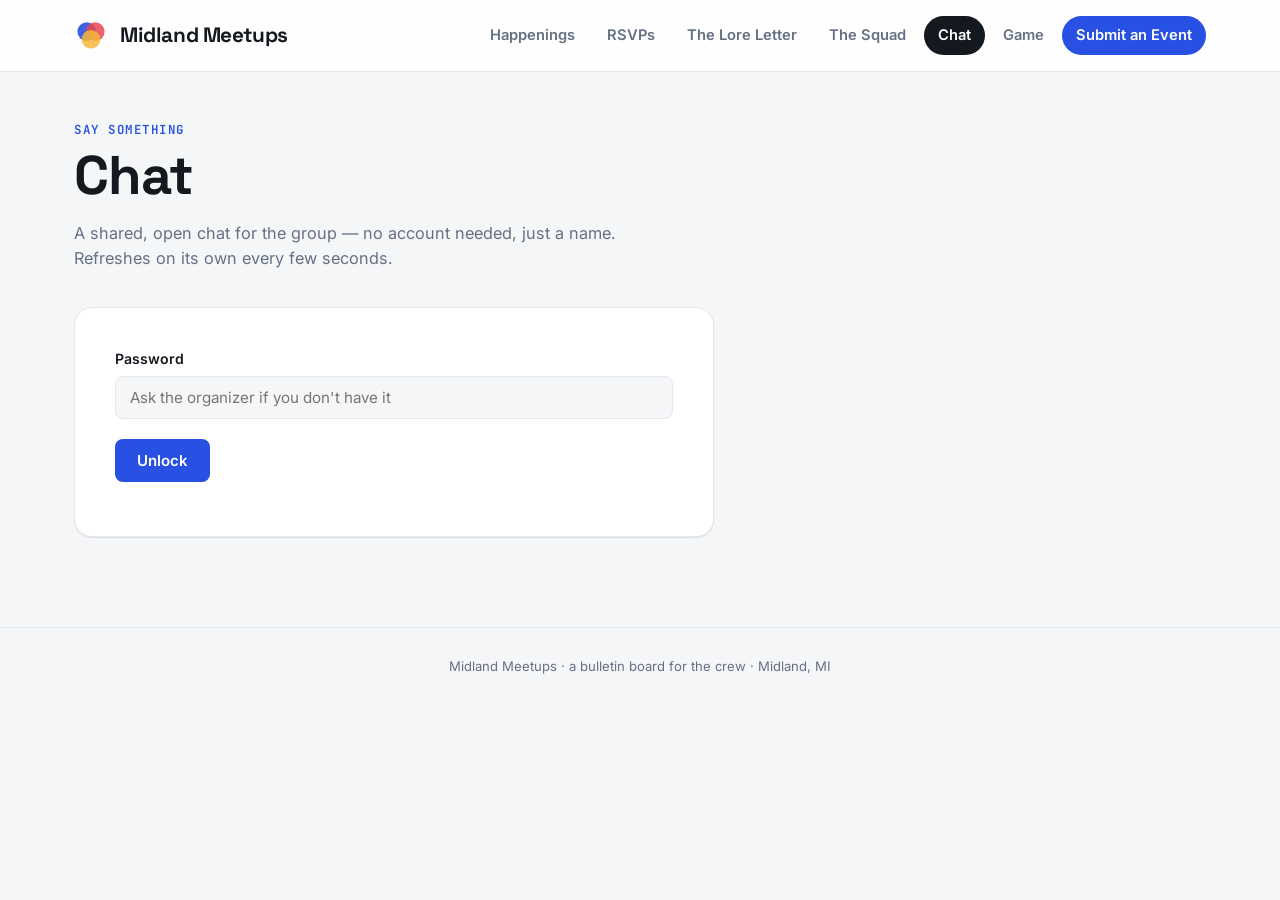
<file: chat.html>
<!DOCTYPE html>
<html lang="en">
<head>
<meta charset="UTF-8">
<meta name="viewport" content="width=device-width, initial-scale=1.0">
<title>Chat — Midland Meetups</title>
<meta name="description" content="Chat with the Midland Meetups crew.">
<link rel="stylesheet" href="style.css">
</head>
<body data-page="chat">

<header class="site-header">
  <div class="header-inner">
    <a class="brand" href="index.html">
      <svg class="mark" viewBox="0 0 40 40" xmlns="http://www.w3.org/2000/svg" aria-hidden="true">
        <circle cx="15" cy="16" r="11" fill="#2851E3" opacity="0.9"/>
        <circle cx="25" cy="16" r="11" fill="#E5484D" opacity="0.85"/>
        <circle cx="20" cy="25" r="11" fill="#F6B93B" opacity="0.85"/>
      </svg>
      <span class="brand-title">Midland Meetups</span>
    </a>
    <button class="nav-toggle" id="nav-toggle" type="button" aria-expanded="false" aria-controls="main-nav" aria-label="Toggle navigation menu">
      <svg class="icon-menu" viewBox="0 0 24 24" fill="none" stroke="currentColor" stroke-width="2"><path d="M4 6h16M4 12h16M4 18h16"/></svg>
      <svg class="icon-close" viewBox="0 0 24 24" fill="none" stroke="currentColor" stroke-width="2"><path d="M6 6l12 12M18 6L6 18"/></svg>
    </button>
    <nav class="main-nav" id="main-nav" aria-label="Primary"></nav>
  </div>
</header>

<main class="page">
  <div class="page-head">
    <div class="page-kicker">Say something</div>
    <h1 class="page-title">Chat</h1>
    <p class="page-lede">A shared, open chat for the group — no account needed, just a name. Refreshes on its own every few seconds.</p>
  </div>

  <div class="form-card" id="chat-gate">
    <div class="form-row">
      <label for="chat-gate-password">Password</label>
      <input type="password" id="chat-gate-password" placeholder="Ask the organizer if you don't have it">
    </div>
    <button type="button" class="btn" id="chat-gate-submit">Unlock</button>
    <p class="form-note" id="chat-gate-status"></p>
  </div>

  <div id="chat-content" style="display:none;">
    <div class="chat-window" id="chat-window">
      <div class="empty-note">Loading messages…</div>
    </div>

    <form class="chat-form" id="chat-form">
      <input type="text" name="name" placeholder="Your name" required maxlength="40">
      <input type="text" name="message" placeholder="Say something…" required maxlength="500" autocomplete="off">
      <button type="submit" class="btn">Send</button>
    </form>
  </div>
</main>

<footer class="site-footer">
  Midland Meetups &middot; a bulletin board for the crew &middot; Midland, MI
</footer>

<script src="config.js"></script>
<script src="app.js"></script>
</body>
</html>
</file>
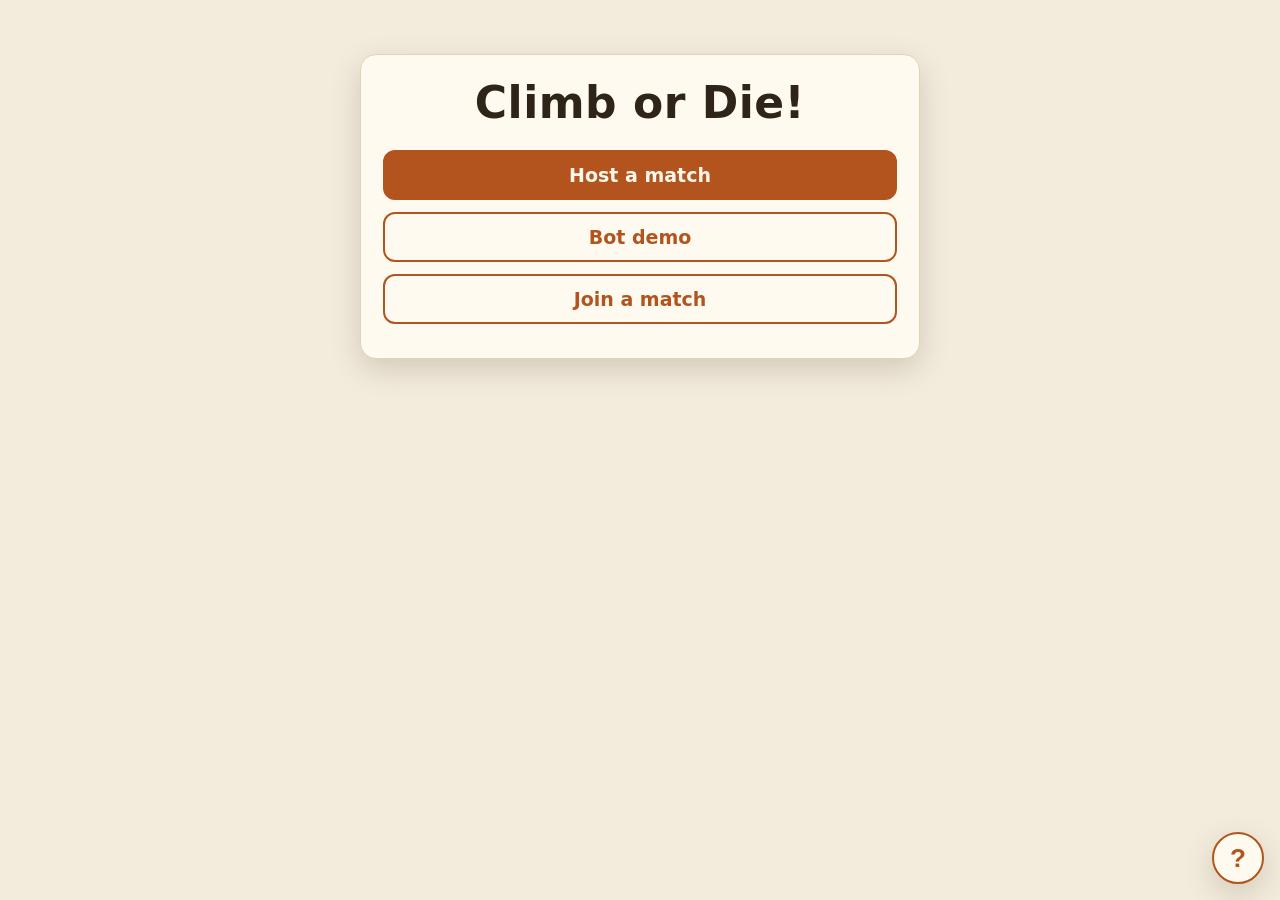
<file: climbordie.html>
<!doctype html>
<html lang="en">
  <head>
    <meta charset="utf-8" />
    <meta name="viewport" content="width=device-width, initial-scale=1, viewport-fit=cover" />
    <meta name="color-scheme" content="light dark" />
    <link rel="icon" href="data:," />
    <title>Climb or Die!</title>
    <script>
/* qrcode-generator 1.4.4 (MIT) — inlined so this file is fully standalone */
/**
 * Minified by jsDelivr using Terser v5.37.0.
 * Original file: /npm/qrcode-generator@1.4.4/qrcode.js
 *
 * Do NOT use SRI with dynamically generated files! More information: https://www.jsdelivr.com/using-sri-with-dynamic-files
 */
var qrcode=function(){var t=function(t,r){var e=t,n=g[r],o=null,i=0,a=null,u=[],f={},c=function(t,r){o=function(t){for(var r=new Array(t),e=0;e<t;e+=1){r[e]=new Array(t);for(var n=0;n<t;n+=1)r[e][n]=null}return r}(i=4*e+17),l(0,0),l(i-7,0),l(0,i-7),s(),h(),d(t,r),e>=7&&v(t),null==a&&(a=p(e,n,u)),w(a,r)},l=function(t,r){for(var e=-1;e<=7;e+=1)if(!(t+e<=-1||i<=t+e))for(var n=-1;n<=7;n+=1)r+n<=-1||i<=r+n||(o[t+e][r+n]=0<=e&&e<=6&&(0==n||6==n)||0<=n&&n<=6&&(0==e||6==e)||2<=e&&e<=4&&2<=n&&n<=4)},h=function(){for(var t=8;t<i-8;t+=1)null==o[t][6]&&(o[t][6]=t%2==0);for(var r=8;r<i-8;r+=1)null==o[6][r]&&(o[6][r]=r%2==0)},s=function(){for(var t=B.getPatternPosition(e),r=0;r<t.length;r+=1)for(var n=0;n<t.length;n+=1){var i=t[r],a=t[n];if(null==o[i][a])for(var u=-2;u<=2;u+=1)for(var f=-2;f<=2;f+=1)o[i+u][a+f]=-2==u||2==u||-2==f||2==f||0==u&&0==f}},v=function(t){for(var r=B.getBCHTypeNumber(e),n=0;n<18;n+=1){var a=!t&&1==(r>>n&1);o[Math.floor(n/3)][n%3+i-8-3]=a}for(n=0;n<18;n+=1){a=!t&&1==(r>>n&1);o[n%3+i-8-3][Math.floor(n/3)]=a}},d=function(t,r){for(var e=n<<3|r,a=B.getBCHTypeInfo(e),u=0;u<15;u+=1){var f=!t&&1==(a>>u&1);u<6?o[u][8]=f:u<8?o[u+1][8]=f:o[i-15+u][8]=f}for(u=0;u<15;u+=1){f=!t&&1==(a>>u&1);u<8?o[8][i-u-1]=f:u<9?o[8][15-u-1+1]=f:o[8][15-u-1]=f}o[i-8][8]=!t},w=function(t,r){for(var e=-1,n=i-1,a=7,u=0,f=B.getMaskFunction(r),c=i-1;c>0;c-=2)for(6==c&&(c-=1);;){for(var g=0;g<2;g+=1)if(null==o[n][c-g]){var l=!1;u<t.length&&(l=1==(t[u]>>>a&1)),f(n,c-g)&&(l=!l),o[n][c-g]=l,-1==(a-=1)&&(u+=1,a=7)}if((n+=e)<0||i<=n){n-=e,e=-e;break}}},p=function(t,r,e){for(var n=A.getRSBlocks(t,r),o=b(),i=0;i<e.length;i+=1){var a=e[i];o.put(a.getMode(),4),o.put(a.getLength(),B.getLengthInBits(a.getMode(),t)),a.write(o)}var u=0;for(i=0;i<n.length;i+=1)u+=n[i].dataCount;if(o.getLengthInBits()>8*u)throw"code length overflow. ("+o.getLengthInBits()+">"+8*u+")";for(o.getLengthInBits()+4<=8*u&&o.put(0,4);o.getLengthInBits()%8!=0;)o.putBit(!1);for(;!(o.getLengthInBits()>=8*u||(o.put(236,8),o.getLengthInBits()>=8*u));)o.put(17,8);return function(t,r){for(var e=0,n=0,o=0,i=new Array(r.length),a=new Array(r.length),u=0;u<r.length;u+=1){var f=r[u].dataCount,c=r[u].totalCount-f;n=Math.max(n,f),o=Math.max(o,c),i[u]=new Array(f);for(var g=0;g<i[u].length;g+=1)i[u][g]=255&t.getBuffer()[g+e];e+=f;var l=B.getErrorCorrectPolynomial(c),h=k(i[u],l.getLength()-1).mod(l);for(a[u]=new Array(l.getLength()-1),g=0;g<a[u].length;g+=1){var s=g+h.getLength()-a[u].length;a[u][g]=s>=0?h.getAt(s):0}}var v=0;for(g=0;g<r.length;g+=1)v+=r[g].totalCount;var d=new Array(v),w=0;for(g=0;g<n;g+=1)for(u=0;u<r.length;u+=1)g<i[u].length&&(d[w]=i[u][g],w+=1);for(g=0;g<o;g+=1)for(u=0;u<r.length;u+=1)g<a[u].length&&(d[w]=a[u][g],w+=1);return d}(o,n)};f.addData=function(t,r){var e=null;switch(r=r||"Byte"){case"Numeric":e=M(t);break;case"Alphanumeric":e=x(t);break;case"Byte":e=m(t);break;case"Kanji":e=L(t);break;default:throw"mode:"+r}u.push(e),a=null},f.isDark=function(t,r){if(t<0||i<=t||r<0||i<=r)throw t+","+r;return o[t][r]},f.getModuleCount=function(){return i},f.make=function(){if(e<1){for(var t=1;t<40;t++){for(var r=A.getRSBlocks(t,n),o=b(),i=0;i<u.length;i++){var a=u[i];o.put(a.getMode(),4),o.put(a.getLength(),B.getLengthInBits(a.getMode(),t)),a.write(o)}var g=0;for(i=0;i<r.length;i++)g+=r[i].dataCount;if(o.getLengthInBits()<=8*g)break}e=t}c(!1,function(){for(var t=0,r=0,e=0;e<8;e+=1){c(!0,e);var n=B.getLostPoint(f);(0==e||t>n)&&(t=n,r=e)}return r}())},f.createTableTag=function(t,r){t=t||2;var e="";e+='<table style="',e+=" border-width: 0px; border-style: none;",e+=" border-collapse: collapse;",e+=" padding: 0px; margin: "+(r=void 0===r?4*t:r)+"px;",e+='">',e+="<tbody>";for(var n=0;n<f.getModuleCount();n+=1){e+="<tr>";for(var o=0;o<f.getModuleCount();o+=1)e+='<td style="',e+=" border-width: 0px; border-style: none;",e+=" border-collapse: collapse;",e+=" padding: 0px; margin: 0px;",e+=" width: "+t+"px;",e+=" height: "+t+"px;",e+=" background-color: ",e+=f.isDark(n,o)?"#000000":"#ffffff",e+=";",e+='"/>';e+="</tr>"}return e+="</tbody>",e+="</table>"},f.createSvgTag=function(t,r,e,n){var o={};"object"==typeof arguments[0]&&(t=(o=arguments[0]).cellSize,r=o.margin,e=o.alt,n=o.title),t=t||2,r=void 0===r?4*t:r,(e="string"==typeof e?{text:e}:e||{}).text=e.text||null,e.id=e.text?e.id||"qrcode-description":null,(n="string"==typeof n?{text:n}:n||{}).text=n.text||null,n.id=n.text?n.id||"qrcode-title":null;var i,a,u,c,g=f.getModuleCount()*t+2*r,l="";for(c="l"+t+",0 0,"+t+" -"+t+",0 0,-"+t+"z ",l+='<svg version="1.1" xmlns="http://www.w3.org/2000/svg"',l+=o.scalable?"":' width="'+g+'px" height="'+g+'px"',l+=' viewBox="0 0 '+g+" "+g+'" ',l+=' preserveAspectRatio="xMinYMin meet"',l+=n.text||e.text?' role="img" aria-labelledby="'+y([n.id,e.id].join(" ").trim())+'"':"",l+=">",l+=n.text?'<title id="'+y(n.id)+'">'+y(n.text)+"</title>":"",l+=e.text?'<description id="'+y(e.id)+'">'+y(e.text)+"</description>":"",l+='<rect width="100%" height="100%" fill="white" cx="0" cy="0"/>',l+='<path d="',a=0;a<f.getModuleCount();a+=1)for(u=a*t+r,i=0;i<f.getModuleCount();i+=1)f.isDark(a,i)&&(l+="M"+(i*t+r)+","+u+c);return l+='" stroke="transparent" fill="black"/>',l+="</svg>"},f.createDataURL=function(t,r){t=t||2,r=void 0===r?4*t:r;var e=f.getModuleCount()*t+2*r,n=r,o=e-r;return I(e,e,(function(r,e){if(n<=r&&r<o&&n<=e&&e<o){var i=Math.floor((r-n)/t),a=Math.floor((e-n)/t);return f.isDark(a,i)?0:1}return 1}))},f.createImgTag=function(t,r,e){t=t||2,r=void 0===r?4*t:r;var n=f.getModuleCount()*t+2*r,o="";return o+="<img",o+=' src="',o+=f.createDataURL(t,r),o+='"',o+=' width="',o+=n,o+='"',o+=' height="',o+=n,o+='"',e&&(o+=' alt="',o+=y(e),o+='"'),o+="/>"};var y=function(t){for(var r="",e=0;e<t.length;e+=1){var n=t.charAt(e);switch(n){case"<":r+="&lt;";break;case">":r+="&gt;";break;case"&":r+="&amp;";break;case'"':r+="&quot;";break;default:r+=n}}return r};return f.createASCII=function(t,r){if((t=t||1)<2)return function(t){t=void 0===t?2:t;var r,e,n,o,i,a=1*f.getModuleCount()+2*t,u=t,c=a-t,g={"██":"█","█ ":"▀"," █":"▄","  ":" "},l={"██":"▀","█ ":"▀"," █":" ","  ":" "},h="";for(r=0;r<a;r+=2){for(n=Math.floor((r-u)/1),o=Math.floor((r+1-u)/1),e=0;e<a;e+=1)i="█",u<=e&&e<c&&u<=r&&r<c&&f.isDark(n,Math.floor((e-u)/1))&&(i=" "),u<=e&&e<c&&u<=r+1&&r+1<c&&f.isDark(o,Math.floor((e-u)/1))?i+=" ":i+="█",h+=t<1&&r+1>=c?l[i]:g[i];h+="\n"}return a%2&&t>0?h.substring(0,h.length-a-1)+Array(a+1).join("▀"):h.substring(0,h.length-1)}(r);t-=1,r=void 0===r?2*t:r;var e,n,o,i,a=f.getModuleCount()*t+2*r,u=r,c=a-r,g=Array(t+1).join("██"),l=Array(t+1).join("  "),h="",s="";for(e=0;e<a;e+=1){for(o=Math.floor((e-u)/t),s="",n=0;n<a;n+=1)i=1,u<=n&&n<c&&u<=e&&e<c&&f.isDark(o,Math.floor((n-u)/t))&&(i=0),s+=i?g:l;for(o=0;o<t;o+=1)h+=s+"\n"}return h.substring(0,h.length-1)},f.renderTo2dContext=function(t,r){r=r||2;for(var e=f.getModuleCount(),n=0;n<e;n++)for(var o=0;o<e;o++)t.fillStyle=f.isDark(n,o)?"black":"white",t.fillRect(n*r,o*r,r,r)},f};t.stringToBytes=(t.stringToBytesFuncs={default:function(t){for(var r=[],e=0;e<t.length;e+=1){var n=t.charCodeAt(e);r.push(255&n)}return r}}).default,t.createStringToBytes=function(t,r){var e=function(){for(var e=S(t),n=function(){var t=e.read();if(-1==t)throw"eof";return t},o=0,i={};;){var a=e.read();if(-1==a)break;var u=n(),f=n()<<8|n();i[String.fromCharCode(a<<8|u)]=f,o+=1}if(o!=r)throw o+" != "+r;return i}(),n="?".charCodeAt(0);return function(t){for(var r=[],o=0;o<t.length;o+=1){var i=t.charCodeAt(o);if(i<128)r.push(i);else{var a=e[t.charAt(o)];"number"==typeof a?(255&a)==a?r.push(a):(r.push(a>>>8),r.push(255&a)):r.push(n)}}return r}};var r,e,n,o,i,a=1,u=2,f=4,c=8,g={L:1,M:0,Q:3,H:2},l=0,h=1,s=2,v=3,d=4,w=5,p=6,y=7,B=(r=[[],[6,18],[6,22],[6,26],[6,30],[6,34],[6,22,38],[6,24,42],[6,26,46],[6,28,50],[6,30,54],[6,32,58],[6,34,62],[6,26,46,66],[6,26,48,70],[6,26,50,74],[6,30,54,78],[6,30,56,82],[6,30,58,86],[6,34,62,90],[6,28,50,72,94],[6,26,50,74,98],[6,30,54,78,102],[6,28,54,80,106],[6,32,58,84,110],[6,30,58,86,114],[6,34,62,90,118],[6,26,50,74,98,122],[6,30,54,78,102,126],[6,26,52,78,104,130],[6,30,56,82,108,134],[6,34,60,86,112,138],[6,30,58,86,114,142],[6,34,62,90,118,146],[6,30,54,78,102,126,150],[6,24,50,76,102,128,154],[6,28,54,80,106,132,158],[6,32,58,84,110,136,162],[6,26,54,82,110,138,166],[6,30,58,86,114,142,170]],e=1335,n=7973,i=function(t){for(var r=0;0!=t;)r+=1,t>>>=1;return r},(o={}).getBCHTypeInfo=function(t){for(var r=t<<10;i(r)-i(e)>=0;)r^=e<<i(r)-i(e);return 21522^(t<<10|r)},o.getBCHTypeNumber=function(t){for(var r=t<<12;i(r)-i(n)>=0;)r^=n<<i(r)-i(n);return t<<12|r},o.getPatternPosition=function(t){return r[t-1]},o.getMaskFunction=function(t){switch(t){case l:return function(t,r){return(t+r)%2==0};case h:return function(t,r){return t%2==0};case s:return function(t,r){return r%3==0};case v:return function(t,r){return(t+r)%3==0};case d:return function(t,r){return(Math.floor(t/2)+Math.floor(r/3))%2==0};case w:return function(t,r){return t*r%2+t*r%3==0};case p:return function(t,r){return(t*r%2+t*r%3)%2==0};case y:return function(t,r){return(t*r%3+(t+r)%2)%2==0};default:throw"bad maskPattern:"+t}},o.getErrorCorrectPolynomial=function(t){for(var r=k([1],0),e=0;e<t;e+=1)r=r.multiply(k([1,C.gexp(e)],0));return r},o.getLengthInBits=function(t,r){if(1<=r&&r<10)switch(t){case a:return 10;case u:return 9;case f:case c:return 8;default:throw"mode:"+t}else if(r<27)switch(t){case a:return 12;case u:return 11;case f:return 16;case c:return 10;default:throw"mode:"+t}else{if(!(r<41))throw"type:"+r;switch(t){case a:return 14;case u:return 13;case f:return 16;case c:return 12;default:throw"mode:"+t}}},o.getLostPoint=function(t){for(var r=t.getModuleCount(),e=0,n=0;n<r;n+=1)for(var o=0;o<r;o+=1){for(var i=0,a=t.isDark(n,o),u=-1;u<=1;u+=1)if(!(n+u<0||r<=n+u))for(var f=-1;f<=1;f+=1)o+f<0||r<=o+f||0==u&&0==f||a==t.isDark(n+u,o+f)&&(i+=1);i>5&&(e+=3+i-5)}for(n=0;n<r-1;n+=1)for(o=0;o<r-1;o+=1){var c=0;t.isDark(n,o)&&(c+=1),t.isDark(n+1,o)&&(c+=1),t.isDark(n,o+1)&&(c+=1),t.isDark(n+1,o+1)&&(c+=1),0!=c&&4!=c||(e+=3)}for(n=0;n<r;n+=1)for(o=0;o<r-6;o+=1)t.isDark(n,o)&&!t.isDark(n,o+1)&&t.isDark(n,o+2)&&t.isDark(n,o+3)&&t.isDark(n,o+4)&&!t.isDark(n,o+5)&&t.isDark(n,o+6)&&(e+=40);for(o=0;o<r;o+=1)for(n=0;n<r-6;n+=1)t.isDark(n,o)&&!t.isDark(n+1,o)&&t.isDark(n+2,o)&&t.isDark(n+3,o)&&t.isDark(n+4,o)&&!t.isDark(n+5,o)&&t.isDark(n+6,o)&&(e+=40);var g=0;for(o=0;o<r;o+=1)for(n=0;n<r;n+=1)t.isDark(n,o)&&(g+=1);return e+=Math.abs(100*g/r/r-50)/5*10},o),C=function(){for(var t=new Array(256),r=new Array(256),e=0;e<8;e+=1)t[e]=1<<e;for(e=8;e<256;e+=1)t[e]=t[e-4]^t[e-5]^t[e-6]^t[e-8];for(e=0;e<255;e+=1)r[t[e]]=e;var n={glog:function(t){if(t<1)throw"glog("+t+")";return r[t]},gexp:function(r){for(;r<0;)r+=255;for(;r>=256;)r-=255;return t[r]}};return n}();function k(t,r){if(void 0===t.length)throw t.length+"/"+r;var e=function(){for(var e=0;e<t.length&&0==t[e];)e+=1;for(var n=new Array(t.length-e+r),o=0;o<t.length-e;o+=1)n[o]=t[o+e];return n}(),n={getAt:function(t){return e[t]},getLength:function(){return e.length},multiply:function(t){for(var r=new Array(n.getLength()+t.getLength()-1),e=0;e<n.getLength();e+=1)for(var o=0;o<t.getLength();o+=1)r[e+o]^=C.gexp(C.glog(n.getAt(e))+C.glog(t.getAt(o)));return k(r,0)},mod:function(t){if(n.getLength()-t.getLength()<0)return n;for(var r=C.glog(n.getAt(0))-C.glog(t.getAt(0)),e=new Array(n.getLength()),o=0;o<n.getLength();o+=1)e[o]=n.getAt(o);for(o=0;o<t.getLength();o+=1)e[o]^=C.gexp(C.glog(t.getAt(o))+r);return k(e,0).mod(t)}};return n}var A=function(){var t=[[1,26,19],[1,26,16],[1,26,13],[1,26,9],[1,44,34],[1,44,28],[1,44,22],[1,44,16],[1,70,55],[1,70,44],[2,35,17],[2,35,13],[1,100,80],[2,50,32],[2,50,24],[4,25,9],[1,134,108],[2,67,43],[2,33,15,2,34,16],[2,33,11,2,34,12],[2,86,68],[4,43,27],[4,43,19],[4,43,15],[2,98,78],[4,49,31],[2,32,14,4,33,15],[4,39,13,1,40,14],[2,121,97],[2,60,38,2,61,39],[4,40,18,2,41,19],[4,40,14,2,41,15],[2,146,116],[3,58,36,2,59,37],[4,36,16,4,37,17],[4,36,12,4,37,13],[2,86,68,2,87,69],[4,69,43,1,70,44],[6,43,19,2,44,20],[6,43,15,2,44,16],[4,101,81],[1,80,50,4,81,51],[4,50,22,4,51,23],[3,36,12,8,37,13],[2,116,92,2,117,93],[6,58,36,2,59,37],[4,46,20,6,47,21],[7,42,14,4,43,15],[4,133,107],[8,59,37,1,60,38],[8,44,20,4,45,21],[12,33,11,4,34,12],[3,145,115,1,146,116],[4,64,40,5,65,41],[11,36,16,5,37,17],[11,36,12,5,37,13],[5,109,87,1,110,88],[5,65,41,5,66,42],[5,54,24,7,55,25],[11,36,12,7,37,13],[5,122,98,1,123,99],[7,73,45,3,74,46],[15,43,19,2,44,20],[3,45,15,13,46,16],[1,135,107,5,136,108],[10,74,46,1,75,47],[1,50,22,15,51,23],[2,42,14,17,43,15],[5,150,120,1,151,121],[9,69,43,4,70,44],[17,50,22,1,51,23],[2,42,14,19,43,15],[3,141,113,4,142,114],[3,70,44,11,71,45],[17,47,21,4,48,22],[9,39,13,16,40,14],[3,135,107,5,136,108],[3,67,41,13,68,42],[15,54,24,5,55,25],[15,43,15,10,44,16],[4,144,116,4,145,117],[17,68,42],[17,50,22,6,51,23],[19,46,16,6,47,17],[2,139,111,7,140,112],[17,74,46],[7,54,24,16,55,25],[34,37,13],[4,151,121,5,152,122],[4,75,47,14,76,48],[11,54,24,14,55,25],[16,45,15,14,46,16],[6,147,117,4,148,118],[6,73,45,14,74,46],[11,54,24,16,55,25],[30,46,16,2,47,17],[8,132,106,4,133,107],[8,75,47,13,76,48],[7,54,24,22,55,25],[22,45,15,13,46,16],[10,142,114,2,143,115],[19,74,46,4,75,47],[28,50,22,6,51,23],[33,46,16,4,47,17],[8,152,122,4,153,123],[22,73,45,3,74,46],[8,53,23,26,54,24],[12,45,15,28,46,16],[3,147,117,10,148,118],[3,73,45,23,74,46],[4,54,24,31,55,25],[11,45,15,31,46,16],[7,146,116,7,147,117],[21,73,45,7,74,46],[1,53,23,37,54,24],[19,45,15,26,46,16],[5,145,115,10,146,116],[19,75,47,10,76,48],[15,54,24,25,55,25],[23,45,15,25,46,16],[13,145,115,3,146,116],[2,74,46,29,75,47],[42,54,24,1,55,25],[23,45,15,28,46,16],[17,145,115],[10,74,46,23,75,47],[10,54,24,35,55,25],[19,45,15,35,46,16],[17,145,115,1,146,116],[14,74,46,21,75,47],[29,54,24,19,55,25],[11,45,15,46,46,16],[13,145,115,6,146,116],[14,74,46,23,75,47],[44,54,24,7,55,25],[59,46,16,1,47,17],[12,151,121,7,152,122],[12,75,47,26,76,48],[39,54,24,14,55,25],[22,45,15,41,46,16],[6,151,121,14,152,122],[6,75,47,34,76,48],[46,54,24,10,55,25],[2,45,15,64,46,16],[17,152,122,4,153,123],[29,74,46,14,75,47],[49,54,24,10,55,25],[24,45,15,46,46,16],[4,152,122,18,153,123],[13,74,46,32,75,47],[48,54,24,14,55,25],[42,45,15,32,46,16],[20,147,117,4,148,118],[40,75,47,7,76,48],[43,54,24,22,55,25],[10,45,15,67,46,16],[19,148,118,6,149,119],[18,75,47,31,76,48],[34,54,24,34,55,25],[20,45,15,61,46,16]],r=function(t,r){var e={};return e.totalCount=t,e.dataCount=r,e},e={};return e.getRSBlocks=function(e,n){var o=function(r,e){switch(e){case g.L:return t[4*(r-1)+0];case g.M:return t[4*(r-1)+1];case g.Q:return t[4*(r-1)+2];case g.H:return t[4*(r-1)+3];default:return}}(e,n);if(void 0===o)throw"bad rs block @ typeNumber:"+e+"/errorCorrectionLevel:"+n;for(var i=o.length/3,a=[],u=0;u<i;u+=1)for(var f=o[3*u+0],c=o[3*u+1],l=o[3*u+2],h=0;h<f;h+=1)a.push(r(c,l));return a},e}(),b=function(){var t=[],r=0,e={getBuffer:function(){return t},getAt:function(r){var e=Math.floor(r/8);return 1==(t[e]>>>7-r%8&1)},put:function(t,r){for(var n=0;n<r;n+=1)e.putBit(1==(t>>>r-n-1&1))},getLengthInBits:function(){return r},putBit:function(e){var n=Math.floor(r/8);t.length<=n&&t.push(0),e&&(t[n]|=128>>>r%8),r+=1}};return e},M=function(t){var r=a,e=t,n={getMode:function(){return r},getLength:function(t){return e.length},write:function(t){for(var r=e,n=0;n+2<r.length;)t.put(o(r.substring(n,n+3)),10),n+=3;n<r.length&&(r.length-n==1?t.put(o(r.substring(n,n+1)),4):r.length-n==2&&t.put(o(r.substring(n,n+2)),7))}},o=function(t){for(var r=0,e=0;e<t.length;e+=1)r=10*r+i(t.charAt(e));return r},i=function(t){if("0"<=t&&t<="9")return t.charCodeAt(0)-"0".charCodeAt(0);throw"illegal char :"+t};return n},x=function(t){var r=u,e=t,n={getMode:function(){return r},getLength:function(t){return e.length},write:function(t){for(var r=e,n=0;n+1<r.length;)t.put(45*o(r.charAt(n))+o(r.charAt(n+1)),11),n+=2;n<r.length&&t.put(o(r.charAt(n)),6)}},o=function(t){if("0"<=t&&t<="9")return t.charCodeAt(0)-"0".charCodeAt(0);if("A"<=t&&t<="Z")return t.charCodeAt(0)-"A".charCodeAt(0)+10;switch(t){case" ":return 36;case"$":return 37;case"%":return 38;case"*":return 39;case"+":return 40;case"-":return 41;case".":return 42;case"/":return 43;case":":return 44;default:throw"illegal char :"+t}};return n},m=function(r){var e=f,n=t.stringToBytes(r),o={getMode:function(){return e},getLength:function(t){return n.length},write:function(t){for(var r=0;r<n.length;r+=1)t.put(n[r],8)}};return o},L=function(r){var e=c,n=t.stringToBytesFuncs.SJIS;if(!n)throw"sjis not supported.";!function(){var t=n("友");if(2!=t.length||38726!=(t[0]<<8|t[1]))throw"sjis not supported."}();var o=n(r),i={getMode:function(){return e},getLength:function(t){return~~(o.length/2)},write:function(t){for(var r=o,e=0;e+1<r.length;){var n=(255&r[e])<<8|255&r[e+1];if(33088<=n&&n<=40956)n-=33088;else{if(!(57408<=n&&n<=60351))throw"illegal char at "+(e+1)+"/"+n;n-=49472}n=192*(n>>>8&255)+(255&n),t.put(n,13),e+=2}if(e<r.length)throw"illegal char at "+(e+1)}};return i},D=function(){var t=[],r={writeByte:function(r){t.push(255&r)},writeShort:function(t){r.writeByte(t),r.writeByte(t>>>8)},writeBytes:function(t,e,n){e=e||0,n=n||t.length;for(var o=0;o<n;o+=1)r.writeByte(t[o+e])},writeString:function(t){for(var e=0;e<t.length;e+=1)r.writeByte(t.charCodeAt(e))},toByteArray:function(){return t},toString:function(){var r="";r+="[";for(var e=0;e<t.length;e+=1)e>0&&(r+=","),r+=t[e];return r+="]"}};return r},S=function(t){var r=t,e=0,n=0,o=0,i={read:function(){for(;o<8;){if(e>=r.length){if(0==o)return-1;throw"unexpected end of file./"+o}var t=r.charAt(e);if(e+=1,"="==t)return o=0,-1;t.match(/^\s$/)||(n=n<<6|a(t.charCodeAt(0)),o+=6)}var i=n>>>o-8&255;return o-=8,i}},a=function(t){if(65<=t&&t<=90)return t-65;if(97<=t&&t<=122)return t-97+26;if(48<=t&&t<=57)return t-48+52;if(43==t)return 62;if(47==t)return 63;throw"c:"+t};return i},I=function(t,r,e){for(var n=function(t,r){var e=t,n=r,o=new Array(t*r),i={setPixel:function(t,r,n){o[r*e+t]=n},write:function(t){t.writeString("GIF87a"),t.writeShort(e),t.writeShort(n),t.writeByte(128),t.writeByte(0),t.writeByte(0),t.writeByte(0),t.writeByte(0),t.writeByte(0),t.writeByte(255),t.writeByte(255),t.writeByte(255),t.writeString(","),t.writeShort(0),t.writeShort(0),t.writeShort(e),t.writeShort(n),t.writeByte(0);var r=a(2);t.writeByte(2);for(var o=0;r.length-o>255;)t.writeByte(255),t.writeBytes(r,o,255),o+=255;t.writeByte(r.length-o),t.writeBytes(r,o,r.length-o),t.writeByte(0),t.writeString(";")}},a=function(t){for(var r=1<<t,e=1+(1<<t),n=t+1,i=u(),a=0;a<r;a+=1)i.add(String.fromCharCode(a));i.add(String.fromCharCode(r)),i.add(String.fromCharCode(e));var f,c,g,l=D(),h=(f=l,c=0,g=0,{write:function(t,r){if(t>>>r!=0)throw"length over";for(;c+r>=8;)f.writeByte(255&(t<<c|g)),r-=8-c,t>>>=8-c,g=0,c=0;g|=t<<c,c+=r},flush:function(){c>0&&f.writeByte(g)}});h.write(r,n);var s=0,v=String.fromCharCode(o[s]);for(s+=1;s<o.length;){var d=String.fromCharCode(o[s]);s+=1,i.contains(v+d)?v+=d:(h.write(i.indexOf(v),n),i.size()<4095&&(i.size()==1<<n&&(n+=1),i.add(v+d)),v=d)}return h.write(i.indexOf(v),n),h.write(e,n),h.flush(),l.toByteArray()},u=function(){var t={},r=0,e={add:function(n){if(e.contains(n))throw"dup key:"+n;t[n]=r,r+=1},size:function(){return r},indexOf:function(r){return t[r]},contains:function(r){return void 0!==t[r]}};return e};return i}(t,r),o=0;o<r;o+=1)for(var i=0;i<t;i+=1)n.setPixel(i,o,e(i,o));var a=D();n.write(a);for(var u=function(){var t=0,r=0,e=0,n="",o={},i=function(t){n+=String.fromCharCode(a(63&t))},a=function(t){if(t<0);else{if(t<26)return 65+t;if(t<52)return t-26+97;if(t<62)return t-52+48;if(62==t)return 43;if(63==t)return 47}throw"n:"+t};return o.writeByte=function(n){for(t=t<<8|255&n,r+=8,e+=1;r>=6;)i(t>>>r-6),r-=6},o.flush=function(){if(r>0&&(i(t<<6-r),t=0,r=0),e%3!=0)for(var o=3-e%3,a=0;a<o;a+=1)n+="="},o.toString=function(){return n},o}(),f=a.toByteArray(),c=0;c<f.length;c+=1)u.writeByte(f[c]);return u.flush(),"data:image/gif;base64,"+u};return t}();qrcode.stringToBytesFuncs["UTF-8"]=function(t){return function(t){for(var r=[],e=0;e<t.length;e++){var n=t.charCodeAt(e);n<128?r.push(n):n<2048?r.push(192|n>>6,128|63&n):n<55296||n>=57344?r.push(224|n>>12,128|n>>6&63,128|63&n):(e++,n=65536+((1023&n)<<10|1023&t.charCodeAt(e)),r.push(240|n>>18,128|n>>12&63,128|n>>6&63,128|63&n))}return r}(t)},function(t){"function"==typeof define&&define.amd?define([],t):"object"==typeof exports&&(module.exports=t())}((function(){return qrcode}));
//# sourceMappingURL=/sm/26b4b0d0b1e283d6b3ec9857ac597d7a60c76ac17be1ef4c965f03086de426bb.map
    </script>
    <style>
      /* Phone tap targets: at least 32px tall. */
      button, [role="button"], select, summary, input:not([type="checkbox"], [type="radio"]) { min-height: 2rem; }
      :root{
        color-scheme: light dark;
        --bg:#f3ecdd; --panel:#fffaf0; --panel2:#f8efdb; --ink:#2e2417; --muted:#7a6a52;
        --accent:#b3541e; --accent-ink:#fff7ea; --green:#3e6b34; --line:#e0d3b8;
        --danger:#c0392b; --shadow:0 10px 30px rgba(62,42,16,.18);
      }
      @media (prefers-color-scheme: dark){
        :root{
          --bg:#1c1712; --panel:#2a2119; --panel2:#332820; --ink:#f0e6d2; --muted:#b3a284;
          --accent:#e07b39; --accent-ink:#221503; --green:#7fb069; --line:#453723;
          --danger:#e06c5c; --shadow:0 10px 30px rgba(0,0,0,.5);
        }
      }
      *{ box-sizing:border-box; }
      html,body{ margin:0; padding:0; }
      body{
        background:var(--bg); color:var(--ink);
        font-family: system-ui, -apple-system, "Segoe UI", Roboto, sans-serif;
        -webkit-tap-highlight-color: transparent;
      }
      h1,h2,h3{ font-family:"Trebuchet MS","Segoe UI",system-ui,sans-serif; margin:0; }
      .hidden{ display:none !important; }
      .center{ text-align:center; }
      .muted{ color:var(--muted); }
      .btn{
        display:inline-block; cursor:pointer; font:inherit; font-weight:800; font-size:17px;
        border:2px solid var(--accent); background:var(--accent); color:var(--accent-ink);
        border-radius:12px; padding:12px 20px; min-height:48px;
      }
      .btn:disabled{ opacity:.45; cursor:default; }
      .btn.ghost{ background:transparent; color:var(--accent); }
      .btn.green{ background:var(--green); border-color:var(--green); color:#fff; }
      .btn.small{ font-size:14px; padding:8px 14px; min-height:40px; }
      .card{
        background:var(--panel); border:1px solid var(--line); border-radius:16px;
        box-shadow:var(--shadow); padding:22px;
      }
      main{ max-width:1180px; margin:0 auto; padding:18px 14px 40px; }

      /* ---------- home ---------- */
      .home-wrap{ max-width:560px; margin:4vh auto 0; }
      .home-card{ text-align:center; }
      .home-card h1{ font-size:44px; letter-spacing:.5px; }
      .home-card .tag{ font-size:18px; color:var(--muted); margin:8px 0 24px; }
      .home-card .btn{ width:100%; margin-bottom:12px; font-size:19px; }
      .divider{ display:flex; align-items:center; gap:12px; color:var(--muted); margin:18px 0 6px; font-size:14px; }
      .divider::before,.divider::after{ content:""; flex:1; border-top:1px solid var(--line); }
      .howto{ text-align:left; margin-top:22px; font-size:15px; line-height:1.55; color:var(--muted); }
      .howto b{ color:var(--ink); }

      /* ---------- join ---------- */
      .join-wrap{ max-width:480px; margin:4vh auto 0; }
      .field{ margin-bottom:14px; text-align:left; }
      .field label{ display:block; font-weight:700; margin-bottom:6px; font-size:15px; }
      .field input{
        width:100%; padding:13px 14px; font-size:20px; border:2px solid var(--line);
        border-radius:10px; background:var(--panel2); color:var(--ink); font:inherit;
      }
      .field input.code{ text-transform:uppercase; letter-spacing:6px; font-weight:800; text-align:center; font-size:26px; }
      #join-status{ margin-top:14px; font-size:15px; min-height:22px; }
      #tilt-btn{ width:100%; margin-bottom:12px; }
      #tilt-note{ font-size:14px; margin:-4px 0 12px; min-height:20px; }

      /* ---------- host ---------- */
      #host-top{ display:flex; flex-wrap:wrap; gap:8px; align-items:center; margin-bottom:10px; }
      .pill{
        display:inline-flex; align-items:center; gap:7px; background:var(--panel);
        border:1px solid var(--line); border-radius:999px; padding:6px 14px; font-weight:700; font-size:15px;
      }
      .pill b{ font-size:19px; }
      #host-alert{
        background:#fbe9e4; color:var(--danger); border:1px solid var(--danger);
        border-radius:10px; padding:10px 14px; font-weight:600; margin-bottom:10px; font-size:15px;
      }
      @media (prefers-color-scheme: dark){ #host-alert{ background:#3a2320; } }
      #host-main{ display:flex; gap:14px; align-items:flex-start; }
      #canvas-wrap{ flex:1 1 auto; min-width:0; }
      #game-canvas{
        width:100%; height:auto; display:block; border-radius:14px;
        border:1px solid var(--line); box-shadow:var(--shadow); background:#f6e3c5;
      }
      #host-status{ margin-top:9px; font-size:15px; font-weight:600; color:var(--muted); min-height:20px; }
      #host-side{ flex:0 0 300px; width:300px; display:flex; flex-direction:column; gap:14px; }
      #qr-box{ width:190px; height:190px; margin:10px auto; background:#fff; border-radius:10px; padding:8px; display:flex; align-items:center; justify-content:center; overflow:hidden; }
      #qr-box svg{ width:100%; height:100%; }
      .big-code{ font-size:52px; font-weight:900; letter-spacing:10px; text-align:center; line-height:1.05; }
      .join-url{ font-size:12.5px; word-break:break-all; color:var(--muted); text-align:center; }
      .pchip{
        display:inline-block; color:#fff; font-weight:800; border-radius:999px;
        padding:6px 14px; margin:0 6px 8px 0; font-size:16px; text-shadow:0 1px 2px rgba(0,0,0,.35);
      }
      .map-picker{ display:flex; flex-direction:column; gap:8px; margin:10px 0; }
      .map-opt{
        display:flex; gap:10px; align-items:flex-start; text-align:left; cursor:pointer;
        background:var(--panel2); border:2px solid var(--line); border-radius:12px; padding:10px 12px;
        font:inherit; color:var(--ink); width:100%;
      }
      .map-opt.sel{ border-color:var(--accent); }
      .map-opt .swatch{ flex:0 0 34px; width:34px; height:34px; border-radius:9px; border:1px solid rgba(0,0,0,.25); }
      .map-opt .mn{ font-weight:800; font-size:16px; }
      .map-opt .md{ font-size:13px; color:var(--muted); line-height:1.35; }
      .score-row{
        display:flex; align-items:center; gap:10px; padding:8px 4px; border-bottom:1px solid var(--line);
        font-size:17px;
      }
      .score-row:last-child{ border-bottom:none; }
      .score-row .rk{ font-size:20px; font-weight:900; width:30px; flex:none; color:var(--muted); font-variant-numeric:tabular-nums; }
      .score-row .dot{ width:16px; height:16px; border-radius:50%; flex:none; box-shadow:inset 0 0 0 2px rgba(255,255,255,.4); }
      .score-row .nm{ flex:1 1 auto; font-weight:700; overflow:hidden; text-overflow:ellipsis; white-space:nowrap; }
      .score-row .sc{ font-weight:800; font-variant-numeric:tabular-nums; }
      .score-row.out{ opacity:.45; }
      .score-row.leader{ background:var(--panel2); border-radius:10px; }
      @media (max-width:900px){
        #host-main{ flex-direction:column; }
        #host-side{ flex:none; width:100%; }
      }

      /* ---------- end overlay ---------- */
      #end-overlay{
        position:fixed; inset:0; background:rgba(20,12,4,.55); z-index:40;
        display:flex; align-items:center; justify-content:center; padding:16px;
      }
      #end-card{ max-width:520px; width:100%; max-height:88vh; overflow:auto; }
      #end-card h2{ font-size:34px; text-align:center; }
      #end-sub{ text-align:center; color:var(--muted); margin:6px 0 14px; font-size:16px; }

      /* ---------- controller ---------- */
      #view-controller{ max-width:560px; margin:0 auto; }
      #ctrl-band{
        border-radius:16px; padding:16px 18px; color:#fff; margin-bottom:12px;
        text-shadow:0 1px 3px rgba(0,0,0,.4); box-shadow:var(--shadow);
      }
      #ctrl-band .nm{ font-size:24px; font-weight:900; }
      #ctrl-band .row{ display:flex; justify-content:space-between; align-items:baseline; margin-top:4px; font-size:16px; font-weight:700; }
      #ctrl-hp-wrap{ background:rgba(0,0,0,.35); border-radius:999px; height:22px; margin-top:10px; overflow:hidden; }
      #ctrl-hp-fill{ height:100%; width:100%; background:#7dd069; border-radius:999px; transition:width .25s; }
      #ctrl-status{ display:flex; flex-wrap:wrap; gap:6px; margin-top:10px; min-height:28px; }
      .status-chip{
        background:rgba(0,0,0,.4); border-radius:999px; padding:4px 12px;
        font-size:14px; font-weight:800;
      }
      .panel{ background:var(--panel); border:1px solid var(--line); border-radius:16px; box-shadow:var(--shadow); padding:18px; }
      #wait-panel{ text-align:center; }
      #wait-panel h2{ font-size:26px; margin-bottom:8px; }
      #ctrl-play{ touch-action:none; user-select:none; -webkit-user-select:none; }
      .steer-row{ display:flex; gap:10px; align-items:stretch; margin-bottom:12px; }
      #tilt-meter{
        flex:1 1 auto; background:var(--panel2); border:1px solid var(--line); border-radius:12px;
        position:relative; height:56px; overflow:hidden;
      }
      #tilt-meter .mid{ position:absolute; left:50%; top:0; bottom:0; width:2px; background:var(--line); }
      #tilt-dot{
        position:absolute; top:50%; left:50%; width:26px; height:26px; border-radius:50%;
        transform:translate(-50%,-50%); box-shadow:var(--shadow);
      }
      #tilt-label{ position:absolute; inset:auto 0 3px 0; text-align:center; font-size:11px; font-weight:700; color:var(--muted); letter-spacing:1px; }
      .dpad-btn{
        flex:1 1 0; font-size:34px; font-weight:900; min-height:76px; border-radius:14px;
        border:2px solid var(--line); background:var(--panel2); color:var(--ink); cursor:pointer;
        touch-action:none; user-select:none; -webkit-user-select:none;
      }
      .dpad-btn.held{ background:var(--accent); color:var(--accent-ink); border-color:var(--accent); }
      .action-row{ display:flex; gap:12px; }
      .big-btn{
        flex:1 1 0; min-height:118px; border-radius:18px; border:none; cursor:pointer;
        font:inherit; font-weight:900; color:#fff; text-shadow:0 1px 3px rgba(0,0,0,.35);
        box-shadow:var(--shadow); touch-action:none; user-select:none; -webkit-user-select:none;
        display:flex; flex-direction:column; align-items:center; justify-content:center; gap:2px;
      }
      .big-btn .bt{ font-size:30px; letter-spacing:1px; }
      .big-btn .bs{ font-size:13px; font-weight:700; opacity:.85; }
      #btn-jump{ background:var(--green); }
      #btn-attack{ background:var(--accent); position:relative; overflow:hidden; }
      #btn-attack .cool{
        position:absolute; left:0; bottom:0; height:100%; width:0%;
        background:rgba(0,0,0,.28); pointer-events:none;
      }
      .big-btn:active{ transform:scale(.97); }
      .big-btn:disabled{ opacity:.5; }
      #steer-toggle{ width:100%; margin-top:12px; }
      #ctrl-toast{
        position:fixed; left:50%; bottom:26px; transform:translateX(-50%); z-index:50;
        background:var(--ink); color:var(--bg); font-weight:800; font-size:17px;
        padding:12px 22px; border-radius:999px; box-shadow:var(--shadow); max-width:92vw; text-align:center;
      }
      #end-banner{
        background:var(--panel2); border:2px solid var(--accent); border-radius:14px;
        padding:14px 16px; font-size:18px; font-weight:700; text-align:center; margin-bottom:12px;
      }
    </style>
  </head>
  <body>
    <main>
      <!-- home -->
      <section id="view-home">
        <div class="home-wrap">
          <div class="card home-card">
            <h1>Climb or Die!</h1>
            <button class="btn" id="btn-host" style="margin-top:22px;">Host a match</button>
            <button class="btn ghost" id="btn-demo">Bot demo</button>
            <button class="btn ghost" id="btn-join-go">Join a match</button>
          </div>
        </div>
      </section>

      <!-- join (phone) -->
      <section id="view-join" class="hidden">
        <div class="join-wrap">
          <div class="card">
            <h2 class="center" style="font-size:28px; margin-bottom:16px;">Join the climb</h2>
            <div class="field">
              <label for="join-name">Your name</label>
              <input id="join-name" type="text" maxlength="14" autocomplete="off" placeholder="e.g. Alex" />
            </div>
            <div class="field">
              <label for="join-code">Match code (on the big screen)</label>
              <input id="join-code" class="code" type="text" maxlength="4" autocomplete="off" placeholder="····" />
            </div>
            <button class="btn ghost" id="tilt-btn" type="button">Enable tilt steering</button>
            <p id="tilt-note" class="muted center"></p>
            <button class="btn" id="btn-join" style="width:100%;">Join match</button>
            <div id="join-status" class="center"></div>
            <p class="center" style="margin-top:14px;"><button class="btn ghost small" id="btn-join-back" type="button">Back</button></p>
          </div>
        </div>
      </section>

      <!-- host -->
      <section id="view-host" class="hidden">
        <div id="host-top">
          <span class="pill">Code <b id="hud-code">····</b></span>
          <span class="pill" id="hud-phase">Lobby</span>
          <span class="pill">Height <b id="hud-height">0m</b></span>
          <span class="pill">Climbers <b id="hud-alive">0</b></span>
          <span style="flex:1"></span>
          <button class="btn ghost small" id="btn-host-home" type="button">Close match</button>
        </div>
        <div id="host-alert" class="hidden"></div>
        <div id="host-main">
          <div id="canvas-wrap">
            <canvas id="game-canvas" width="1280" height="720"></canvas>
            <div id="host-status"></div>
          </div>
          <div id="host-side">
            <div class="card" id="lobby-panel">
              <h3 class="center" style="font-size:19px;">Join with your phone</h3>
              <div id="qr-box"><span class="muted" style="font-size:13px;">QR loading…</span></div>
              <div class="big-code" id="lobby-code">····</div>
              <p class="join-url" id="join-url"></p>
              <div id="lobby-players" style="margin-top:12px;"><span class="muted">No players yet — be the first!</span></div>
              <h3 style="font-size:16px; margin-top:8px;">Pick a tower</h3>
              <div class="map-picker" id="map-picker"></div>
              <button class="btn green" id="btn-start" style="width:100%;" disabled>Start climbing</button>
              <p class="muted center" id="start-note" style="font-size:14px; margin:10px 0 0;">Waiting for players to join…</p>
              <p class="muted center" id="conn-note" style="font-size:13px; margin:6px 0 0;"></p>
            </div>
            <div class="card">
              <h3 style="font-size:19px; margin-bottom:6px;">Standings</h3>
              <div id="score-list"><p class="muted">No players yet.</p></div>
            </div>
          </div>
        </div>
      </section>

      <!-- controller (phone) -->
      <section id="view-controller" class="hidden">
        <div id="ctrl-band">
          <div class="nm" id="ctrl-name">Player</div>
          <div class="row"><span id="ctrl-rank">–</span><span id="ctrl-height">0m</span></div>
          <div id="ctrl-hp-wrap"><div id="ctrl-hp-fill"></div></div>
          <div id="ctrl-status"></div>
        </div>
        <div id="end-banner" class="hidden"></div>
        <div class="panel" id="wait-panel">
          <h2 id="wait-title">You're in!</h2>
          <p class="muted" id="wait-text" style="margin:0;">Lobby</p>
        </div>
        <div id="ctrl-play" class="hidden">
          <div class="steer-row" id="dpad-row">
            <button class="dpad-btn" id="pad-left" type="button" aria-label="Steer left">◀</button>
            <button class="dpad-btn" id="pad-right" type="button" aria-label="Steer right">▶</button>
          </div>
          <div class="steer-row" id="tilt-row">
            <div id="tilt-meter"><div class="mid"></div><div id="tilt-dot"></div><div id="tilt-label">TILT TO STEER</div></div>
          </div>
          <div class="action-row">
            <button class="big-btn" id="btn-attack" type="button"><span class="cool" id="attack-cool"></span><span class="bt" id="attack-label">ATTACK</span></button>
            <button class="big-btn" id="btn-jump" type="button"><span class="bt" id="jump-label">JUMP</span></button>
          </div>
          <button class="btn ghost" id="steer-toggle" type="button">Steering: Tilt — tap for D-pad</button>
        </div>
      </section>
    </main>

    <!-- end overlay (host) -->
    <div id="end-overlay" class="hidden">
      <div class="card" id="end-card">
        <h2 id="end-title">Match over</h2>
        <div id="end-sub"></div>
        <div id="end-standings"></div>
        <button class="btn green" id="btn-play-again" style="width:100%; margin-bottom:10px;">Back to lobby</button>
        <button class="btn ghost" id="btn-end-home" style="width:100%;">Close match</button>
      </div>
    </div>

    <div id="ctrl-toast" class="hidden"></div>

    <script>
    /* =====================================================================
       CLIMB OR DIE! — single-file party game in the same family as Ryan's
       Range of Recklessness, Paint Garden and the Free-Throw Shooter.
       The laptop/TV ("Host a match") runs the tower and is the simulation
       authority: physics, health, obstacles, eliminations. Phones stream
       steering and send discrete jump/shove events.
       Transport is Firestore in the shared paint-garden project under
       games/climbordie/matches/{code}/messages, with a BroadcastChannel
       local fallback (host + controllers as tabs of one browser) and a
       bot demo that needs no phones.
       ===================================================================== */

    /* Same Firebase project as the sibling games (project "paint-garden").
       This game uses its own namespace: games/climbordie/matches/{code}/messages */
    var FIREBASE_CONFIG = {
      apiKey: "AIzaSyB5B_F2yt6kPiB-b-8mM0jObUVa-PWMH_M",
      authDomain: "paint-garden.firebaseapp.com",
      projectId: "paint-garden",
      storageBucket: "paint-garden.firebasestorage.app",
      messagingSenderId: "385292682503",
      appId: "1:385292682503:web:4b707f8d28fb7f04fcb1a2",
      measurementId: "G-6NGD6YSB52"
    };
    var FIREBASE_ENABLED = FIREBASE_CONFIG.apiKey.indexOf("PASTE") !== 0;

    /* ---------------- utilities ---------------- */
    function $(id){ return document.getElementById(id); }
    function clamp(v,a,b){ return v<a?a:(v>b?b:v); }
    function rand(a,b){ return a+Math.random()*(b-a); }
    function uid(){ return "p"+Math.random().toString(36).slice(2,9)+Date.now().toString(36).slice(-3); }
    var CODE_LETTERS = "ABCDEFGHJKMNPQRSTUVWXYZ";
    function makeCode(){ var s=""; for(var i=0;i<4;i++) s+=CODE_LETTERS[Math.floor(Math.random()*CODE_LETTERS.length)]; return s; }
    function esc(s){ return String(s==null?"":s).replace(/[&<>"']/g, function(c){ return {"&":"&amp;","<":"&lt;",">":"&gt;",'"':"&quot;","'":"&#39;"}[c]; }); }
    /* Script-load failures arrive as Events, not Errors — never let a
       "[object Event]" reach the screen. */
    function errText(err){
      if(!err) return "unknown error";
      if(err.message) return err.message;
      if(err.type) return "the live match service could not be loaded (" + err.type + ")";
      return String(err);
    }

    /* ---------------- transports ---------------- */
    /* Local demo bus: BroadcastChannel, one channel per match code. */
    function LocalBus(code, clientId){
      this.clientId = clientId; this.onDeliver = null; this.bc = null;
      var self = this;
      if("BroadcastChannel" in window){ try{ this.bc = new BroadcastChannel("climbordie-"+code); }catch(e){ this.bc = null; } }
      if(this.bc){ this.bc.onmessage = function(ev){ var m = ev.data; if(m && m.from !== self.clientId && self.onDeliver) self.onDeliver(m); }; }
    }
    LocalBus.prototype.send = function(type, data, to){
      var msg = { from:this.clientId, type:type, data:data||{}, to:to||null, t:Date.now() };
      if(this.bc){ try{ this.bc.postMessage(msg); }catch(e){} }
    };
    LocalBus.prototype.close = function(){ if(this.bc){ try{ this.bc.close(); }catch(e){} } };

    /* Firestore bus: the shared message shape {from,type,to,t,dataJson},
       stored under games/climbordie/matches/{code}/messages. */
    function loadScript(src){
      return new Promise(function(res, rej){
        var s = document.createElement("script"); s.src = src;
        s.onload = res; s.onerror = rej; document.head.appendChild(s);
      });
    }
    function FirestoreBus(code, clientId, opts){
      this.clientId = clientId; this.onDeliver = null; this.onError = null; this.onReady = null;
      this.ready = false;
      this.unsub = null; this.col = null; this.queue = []; this.code = code;
      this.seen = {};   /* doc ids already delivered — the live listener and the join catch-up overlap */
      this.catchUpJoins = !!(opts && opts.catchUpJoins);
      this.closed = false;
    }
    FirestoreBus.prototype.fail = function(err){
      if(this.onError) this.onError(err);
    };
    FirestoreBus.prototype.deliverDoc = function(id, msg){
      if(this.closed || !msg || this.seen[id]) return;
      this.seen[id] = true;
      if(msg.from === this.clientId) return;
      try{ msg.data = JSON.parse(msg.dataJson || "{}"); }catch(e){ msg.data = {}; }
      /* Never let one bad message throw into onSnapshot's docChanges loop
         and abort the rest of the batch (or the listener itself). */
      if(this.onDeliver){ try{ this.onDeliver(msg); }catch(err){ this.fail(err); } }
    };
    FirestoreBus.prototype.init = function(){
      var self = this;
      return loadScript("https://www.gstatic.com/firebasejs/10.12.5/firebase-app-compat.js")
        .then(function(){ return loadScript("https://www.gstatic.com/firebasejs/10.12.5/firebase-firestore-compat.js"); })
        .then(function(){
          if(typeof firebase === "undefined") throw new Error("Firebase SDK did not load");
          if(!firebase.apps.length) firebase.initializeApp(FIREBASE_CONFIG);
          self.db = firebase.firestore();
          self.col = self.db.collection("games").doc("climbordie").collection("matches").doc(self.code).collection("messages");
          /* The sender stamps t with THEIR clock, so the listen window must
             absorb clock differences between devices plus slow listener
             attach (SDK load, tab waking). */
          var start = Date.now() - 30000;
          self.unsub = self.col.where("t", ">", start).onSnapshot(function(snap){
            snap.docChanges().forEach(function(ch){
              if(ch.type !== "added") return;
              self.deliverDoc(ch.doc.id, ch.doc.data());
            });
          }, function(err){
            /* A denied/dead listener must not fail silently: the host would
               sit in its lobby while phones timed out. Surface it. */
            self.fail(err);
          });
          self.ready = true;
          if(self.onReady) self.onReady();
          var q = self.queue; self.queue = [];
          q.forEach(function(item){ self.send(item[0], item[1], item[2]); });
          /* Catch-up (host only): a join written before this listener
             attached — host tab asleep, reloading, or still loading the
             SDK — sits outside even the widened window. Fetch recent joins
             once and answer them; joining is idempotent on the host, so
             replaying one is harmless. */
          if(self.catchUpJoins){
            self.col.where("t", ">", Date.now() - 10 * 60 * 1000).get().then(function(snap){
              snap.forEach(function(doc){
                var msg = doc.data();
                if(msg && msg.type === "join") self.deliverDoc(doc.id, msg);
              });
            }).catch(function(err){ self.fail(err); });
          }
        });
    };
    FirestoreBus.prototype.send = function(type, data, to){
      if(!this.ready || !this.col){ this.queue.push([type, data, to]); return; }
      var self = this;
      this.col.add({ from:this.clientId, type:type, to:to||null, t:Date.now(), dataJson: JSON.stringify(data||{}) })
        .catch(function(err){ self.fail(err); });
    };
    FirestoreBus.prototype.close = function(){ this.closed = true; if(this.unsub) this.unsub(); };

    /* Wrapper: tries Firestore, falls back to the local bus if the SDK or
       config fails; buffers sends until a transport is live. Connection
       failures are reported through onError instead of being swallowed —
       the local fallback only reaches tabs of the same browser, so a
       silent fallback strands phones with no explanation. */
    function makeBus(code, clientId, opts){
      var handlers = [], errHandlers = [], readyHandlers = [], impl = null, pending = [], isReady = false;
      function deliver(msg){
        if(!msg || msg.from === clientId) return;
        if(msg.to && msg.to !== clientId) return;
        /* Isolate each handler: one throwing handler must not stop the
           remaining messages in the delivery batch from being handled. */
        for(var i=0;i<handlers.length;i++){
          try{ handlers[i](msg); }catch(err){ emitError(err); }
        }
      }
      function emitError(err){
        for(var i=0;i<errHandlers.length;i++) errHandlers[i](err);
      }
      function emitReady(){
        isReady = true;
        var r = readyHandlers; readyHandlers = [];
        r.forEach(function(fn){ fn(); });
      }
      function setImpl(b){
        impl = b;
        var p = pending; pending = [];
        p.forEach(function(item){ impl.send(item[0], item[1], item[2]); });
      }
      var bus = {
        send: function(type, data, to){
          if(impl) impl.send(type, data, to); else pending.push([type, data, to]);
        },
        on: function(fn){ handlers.push(fn); },
        onError: function(fn){ errHandlers.push(fn); },
        onReady: function(fn){ if(isReady) fn(); else readyHandlers.push(fn); },
        close: function(){ if(impl && impl.close) impl.close(); handlers = []; errHandlers = []; readyHandlers = []; }
      };
      if(FIREBASE_ENABLED){
        var fb = new FirestoreBus(code, clientId, opts);
        fb.onDeliver = deliver;
        fb.onError = emitError;
        fb.onReady = emitReady;
        fb.init().then(function(){ setImpl(fb); }).catch(function(err){
          emitError(err);
          fb.close();
          var lb = new LocalBus(code, clientId); lb.onDeliver = deliver; setImpl(lb);
          emitReady();
        });
      } else {
        var lb2 = new LocalBus(code, clientId); lb2.onDeliver = deliver; setImpl(lb2);
        emitReady();
      }
      return bus;
    }

    /* ---------------- views ---------------- */
    var VIEWS = ["view-home","view-join","view-host","view-controller"];
    function showView(id){
      VIEWS.forEach(function(v){ $(v).classList.toggle("hidden", v !== id); });
      window.scrollTo(0,0);
    }

    /* =====================================================================
       GAME CONSTANTS
       ===================================================================== */
    var AW = 1280, AH = 720;          /* host canvas */
    var FIELD_X = 190, WORLD_W = 900; /* tower field inside the canvas */
    var VIEW_H = 720;                 /* world units visible vertically */
    var MAX_PLAYERS = 8;
    var GRAV = 1500;                  /* units/s^2, downward */
    var MOVE_SPEED = 305;
    var JUMP_V = 790;
    var COYOTE = 0.12, JUMP_BUF = 0.14;
    var ROW_GAP = 92;
    var ATTACK_RANGE = 112;
    var ATTACK_CD = 1.5;              /* shared by push and grab */
    var GRAB_HOLD_S = 0.25;           /* hold this long to convert to a grab */
    var GRAB_MAX = 2.0;               /* max grab hold, seconds */
    var MASH_CUT = 0.22;              /* each victim JUMP mash cuts this much hold */
    var IDLE_LIMIT = 7, IDLE_WARN = 5;/* seconds of no input: warn at 5 left, out at 0 */
    var REGEN = 5;                    /* hp per second */
    var FAINT_S = 5;
    var PALETTE = [
      { name:"Red",    css:"#c0392b" },
      { name:"Blue",   css:"#2471a3" },
      { name:"Green",  css:"#1e8449" },
      { name:"Purple", css:"#7d3c98" },
      { name:"Teal",   css:"#148f77" },
      { name:"Pink",   css:"#c2185b" },
      { name:"Brown",  css:"#8d6e63" },
      { name:"Slate",  css:"#546e7a" }
    ];
    /* Status bitmask shared with phones (pure state, drawn as icon chips). */
    var ST = { BURN:1, DIZZY:2, TRAP:4, FAINT:8 };

    var MAPS = {
      classic: {
        name:"Classic Tower", swatch:"#c98d54",
        desc:"A balanced mix of everything the tower can throw at you.",
        sky:"#f6e3c5", wall:"#ecd9b4", wallEdge:"#d3ba85", plat:"#a9713f", platTop:"#c98d54", dark:false,
        hazardBase:0.30, slippery:false,
        weights:{ spring:20, fan:14, web:13, spore:15, fire:13, spike:15 }
      },
      lava: {
        name:"Lava Tower", swatch:"#c1441e",
        desc:"More fire vents and launch fans. Watch the floor — and the air.",
        sky:"#40200f", wall:"#5f2f16", wallEdge:"#7a3d1c", plat:"#6e3a1e", platTop:"#9c5426", dark:true,
        hazardBase:0.37, slippery:false,
        weights:{ spring:13, fan:26, web:8, spore:8, fire:31, spike:14 }
      },
      frost: {
        name:"Frost Tower", swatch:"#7fa6c4",
        desc:"Slippery ledges with drift, and webs everywhere. Momentum is a hazard too.",
        sky:"#e3eef6", wall:"#c3d8e8", wallEdge:"#9dbfd8", plat:"#5d84a5", platTop:"#86aecd", dark:false,
        hazardBase:0.35, slippery:true,
        weights:{ spring:16, fan:10, web:29, spore:16, fire:4, spike:15 }
      }
    };
    function pickHazard(map, hf){
      var p = map.hazardBase + hf * 0.33;
      if(Math.random() > p) return null;
      var w = map.weights, total = 0, k;
      for(k in w) total += w[k];
      var r = Math.random() * total;
      for(k in w){ r -= w[k]; if(r <= 0) return k; }
      return "spike";
    }

    /* =====================================================================
       GAME STATE (host-authoritative)
       Coordinates: x across the tower (0..WORLD_W), y = height climbed.
       The camera's bottom edge is camY; the screen shows camY..camY+VIEW_H.
       ===================================================================== */
    function Game(code, mapKey){
      this.code = code;
      this.mapKey = mapKey || "classic";
      this.map = MAPS[this.mapKey];
      this.phase = "lobby";           /* lobby | playing | ended */
      this.players = {}; this.order = [];
      this.now = 0; this.elapsed = 0;
      this.camY = 0; this.scroll = 0;
      this.platforms = []; this.genY = 0;
      this.rocks = []; this.rockTimer = 4;
      this.popups = [];
      this.elimOrder = [];            /* player ids, in elimination order */
      this.startedCount = 0;
      this.winnerId = null;
      this.demo = false;
      this.events = [];               /* discrete events for the host glue to send now */
      this.scoreDirty = true;
    }
    Game.prototype.playerList = function(){
      var self = this;
      return this.order.map(function(id){ return self.players[id]; }).filter(Boolean);
    };
    Game.prototype.aliveList = function(){
      return this.playerList().filter(function(p){ return !p.elim; });
    };
    Game.prototype.addPlayer = function(id, name, isBot, skill){
      if(this.players[id]) return this.players[id];
      var idx = this.order.length % PALETTE.length;
      var p = {
        id:id, isBot:!!isBot,
        name:(typeof name === "string" && name.trim()) ? name.trim().slice(0, 14) : "Player",
        colorIdx:idx, color:PALETTE[idx].css, colorName:PALETTE[idx].name,
        x:0, y:0, vx:0, vy:0, hp:100,
        grounded:false, coyote:0, jumpBuf:-9, groundPlat:null,
        facing: idx % 2 ? -1 : 1, steer:0,
        lastInputAt:0,
        burnUntil:-9, dizzyUntil:-9, trapUntil:-9, trapPlat:null, faintUntil:-9,
        attackReadyAt:0, attackHeld:false, attackDownAt:-9,
        grabId:null, grabEndsAt:0, grabbedBy:null,
        elim:false, maxY:0, hurtCdUntil:-9, thrownCdUntil:-9,
        botSkill: skill || 0, botThink:0, botSteer:0, botReleaseAt:0,
        _psKey:null, _psAt:0
      };
      this.players[id] = p; this.order.push(id);
      this.scoreDirty = true;
      return p;
    };
    Game.prototype.resetMatch = function(){
      var self = this;
      this.now = 0; this.elapsed = 0; this.camY = -160; this.scroll = 0;
      this.rocks = []; this.rockTimer = 4.5; this.popups = [];
      this.elimOrder = []; this.winnerId = null; this.events = [];
      this.platforms = [{ x:-20, y:0, w:WORLD_W + 40, hazard:null, base:true }];
      this.lastRowCenters = [WORLD_W / 2];
      this.genY = 130;
      this.genPlatforms(this.camY + VIEW_H + 320);
      var list = this.playerList();
      this.startedCount = list.length;
      list.forEach(function(p, i){
        p.x = 90 + (WORLD_W - 180) * (list.length === 1 ? 0.5 : i / (list.length - 1));
        p.y = 16; p.vx = 0; p.vy = 0; p.hp = 100;
        p.grounded = true; p.coyote = 0; p.jumpBuf = -9; p.groundPlat = self.platforms[0];
        p.steer = 0; p.lastInputAt = 0;
        p.burnUntil = -9; p.dizzyUntil = -9; p.trapUntil = -9; p.trapPlat = null; p.faintUntil = -9;
        p.attackReadyAt = 0; p.attackHeld = false; p.attackDownAt = -9;
        p.grabId = null; p.grabEndsAt = 0; p.grabbedBy = null;
        p.elim = false; p.maxY = 0; p.hurtCdUntil = -9; p.thrownCdUntil = -9;
        p.botThink = 0; p.botSteer = 0; p.botReleaseAt = 0;
        p._psKey = null;
      });
      this.scoreDirty = true;
    };
    Game.prototype.genPlatforms = function(upTo){
      while(this.genY < upTo){
        var y = this.genY;
        var hf = clamp((y - 500) / 6500, 0, 1);
        /* The first ledge of each row anchors within a jump's horizontal
           reach of a ledge in the row below, so the tower is always
           climbable; the optional second ledge goes anywhere. */
        if(!this.lastRowCenters || !this.lastRowCenters.length) this.lastRowCenters = [WORLD_W / 2];
        var centers = [];
        var n = Math.random() < 0.55 ? 2 : 1;
        for(var i = 0; i < n; i++){
          var w = rand(112, 172);
          var cx;
          if(i === 0){
            var anchor = this.lastRowCenters[Math.floor(Math.random() * this.lastRowCenters.length)];
            cx = clamp(anchor + rand(-195, 195), w / 2 + 8, WORLD_W - w / 2 - 8);
          } else {
            cx = rand(w / 2 + 6, WORLD_W - w / 2 - 6);
          }
          centers.push(cx);
          this.platforms.push({ x:cx - w / 2, y:y + rand(-8, 8), w:w, hazard:pickHazard(this.map, hf), dir: Math.random() < 0.5 ? -1 : 1, webUsed:false, sporeAlive:true });
        }
        this.lastRowCenters = centers;
        this.genY += ROW_GAP * rand(0.92, 1.1);
      }
    };
    Game.prototype.scrollSpeed = function(){
      return Math.min(178, 46 + this.elapsed * 1.5);
    };
    Game.prototype.heightM = function(y){ return Math.max(0, Math.floor(y / 50)); };

    /* ---------------- combat: push & grab ----------------
       Targeting rule (shared by push and grab): nearest other climber in
       range who is in play (not eliminated, fainted, or already grabbed);
       facing breaks ties. Fainted players are out of play entirely. */
    Game.prototype.findTarget = function(p){
      var best = null, bestScore = 1e9;
      var list = this.playerList();
      for(var i = 0; i < list.length; i++){
        var q = list[i];
        if(q === p || q.elim || q.faintUntil > this.now || q.grabbedBy) continue;
        var dx = q.x - p.x, dy = q.y - p.y;
        var d = Math.sqrt(dx * dx + dy * dy);
        if(d > ATTACK_RANGE) continue;
        var score = d - ((dx * p.facing) > 4 ? 26 : 0);
        if(score < bestScore){ bestScore = score; best = q; }
      }
      return best;
    };
    Game.prototype.tryPush = function(p){
      if(p.elim || p.faintUntil > this.now || p.grabbedBy || p.grabId) return false;
      if(this.now < p.attackReadyAt) return false;
      var q = this.findTarget(p);
      if(!q) return false;   /* whiff: harmless, no cooldown spent */
      var dir = (q.x === p.x) ? p.facing : (q.x > p.x ? 1 : -1);
      q.vx = dir * 560;
      q.vy = Math.max(q.vy, 330);
      q.grounded = false; q.groundPlat = null;
      p.attackReadyAt = this.now + ATTACK_CD;
      this.popups.push({ x:q.x, y:q.y + 56, t:0, kind:"push", color:p.color });
      return true;
    };
    Game.prototype.startGrab = function(p, q){
      p.grabId = q.id; p.grabEndsAt = this.now + GRAB_MAX;
      q.grabbedBy = p.id; q.vx = 0; q.vy = 0; q.grounded = false; q.groundPlat = null;
      this.events.push({ kind:"grab", a:p.id, b:q.id });
    };
    /* toss=true: intentional release / timeout / break-free — victim is
       thrown in the grabber's facing direction. toss=false: the grab was
       broken by a status effect or a faint — victim just drops free. */
    Game.prototype.endGrab = function(p, toss){
      if(!p.grabId) return;
      var q = this.players[p.grabId];
      p.grabId = null;
      p.attackReadyAt = this.now + ATTACK_CD;
      if(q && !q.elim){
        q.grabbedBy = null;
        if(toss){
          q.vx = p.facing * 640;
          q.vy = 430;
          this.popups.push({ x:q.x, y:q.y + 56, t:0, kind:"toss", color:p.color });
        } else {
          q.vx = 0; q.vy = 0;
        }
      }
      this.events.push({ kind:"grabEnd", a:p.id, b:q ? q.id : null });
    };
    Game.prototype.breakGrabOf = function(victim){
      if(victim.grabbedBy){
        var g = this.players[victim.grabbedBy];
        if(g) this.endGrab(g, false);
        victim.grabbedBy = null;
      }
      if(victim.grabId) this.endGrab(victim, false);
    };
    /* A status effect landing on the grabber breaks the grab at once. */
    Game.prototype.statusHit = function(p){
      if(p.grabId) this.endGrab(p, false);
    };

    Game.prototype.damage = function(p, amt, cause){
      if(p.elim || p.faintUntil > this.now) return;
      if(this.now < p.hurtCdUntil && cause === "spike") return;
      p.hp -= amt;
      if(cause === "rock") this.statusHit(p);
      if(p.hp <= 0){
        p.hp = 0;
        p.faintUntil = this.now + FAINT_S;
        p.burnUntil = -9;                 /* fainting puts the fire out */
        this.breakGrabOf(p);
        this.events.push({ kind:"faint", a:p.id });
        this.popups.push({ x:p.x, y:p.y + 62, t:0, kind:"faint", color:p.color });
      }
    };
    Game.prototype.eliminate = function(p, reason){
      if(p.elim) return;
      this.breakGrabOf(p);
      p.elim = true; p.steer = 0;
      this.elimOrder.push(p.id);
      this.events.push({ kind:"elim", a:p.id, reason:reason });
      this.scoreDirty = true;
    };
    /* Rank: climbers still in play by height, then eliminated by how late
       they fell. 1 = best. */
    Game.prototype.rankOf = function(p){
      var list = this.playerList().slice().sort(function(a, b){
        if(a.elim !== b.elim) return a.elim ? 1 : -1;
        return b.maxY - a.maxY;
      });
      for(var i = 0; i < list.length; i++) if(list[i] === p) return i + 1;
      return list.length;
    };
    Game.prototype.standings = function(){
      var self = this;
      return this.playerList().slice().sort(function(a, b){
        if(a.id === self.winnerId) return -1;
        if(b.id === self.winnerId) return 1;
        if(a.elim !== b.elim) return a.elim ? 1 : -1;
        return b.maxY - a.maxY;
      }).map(function(p){
        return { id:p.id, name:p.name, color:p.color, height:self.heightM(p.maxY), out:p.elim, winner:p.id === self.winnerId };
      });
    };
    Game.prototype.statusMask = function(p){
      var m = 0, now = this.now;
      if(p.burnUntil > now) m |= ST.BURN;
      if(p.dizzyUntil > now) m |= ST.DIZZY;
      if(p.trapUntil > now) m |= ST.TRAP;
      if(p.faintUntil > now) m |= ST.FAINT;
      return m;
    };

    /* ---------------- per-frame simulation ---------------- */
    Game.prototype.update = function(dt){
      if(this.phase !== "playing") return;
      var now = this.now += dt;
      this.elapsed += dt;
      this.scroll = this.scrollSpeed();
      this.camY += this.scroll * dt;
      this.genPlatforms(this.camY + VIEW_H + 340);
      var floor = this.camY - 260;
      this.platforms = this.platforms.filter(function(pl){ return pl.y > floor; });
      for(var i = this.popups.length - 1; i >= 0; i--){
        this.popups[i].t += dt;
        if(this.popups[i].t > 0.9) this.popups.splice(i, 1);
      }
      this.updateRocks(dt);
      var list = this.playerList();
      for(var j = 0; j < list.length; j++) this.updatePlayer(list[j], dt);
      /* win check: last climber standing. A solo run ends when the one
         climber falls — they still take the win as the last one up. */
      var alive = this.aliveList();
      if(this.phase === "playing"){
        if(alive.length === 0){
          var lid = this.elimOrder[this.elimOrder.length - 1];
          this.finish(lid ? this.players[lid] : null);
        } else if(alive.length === 1 && this.startedCount >= 2){
          this.finish(alive[0]);
        }
      }
    };
    Game.prototype.finish = function(winner){
      if(this.phase === "ended") return;
      this.phase = "ended";
      this.winnerId = winner ? winner.id : null;
      this.events.push({ kind:"win", a:this.winnerId });
      this.scoreDirty = true;
    };
    Game.prototype.updateRocks = function(dt){
      var now = this.now;
      this.rockTimer -= dt;
      var interval = clamp(5.6 - this.elapsed * 0.032, 2.1, 5.6);
      if(this.rockTimer <= 0){
        this.rockTimer = interval * rand(0.7, 1.3);
        var alive = this.aliveList();
        if(alive.length){
          var victim = alive[Math.floor(Math.random() * alive.length)];
          this.rocks.push({ x: clamp(victim.x + rand(-70, 70), 24, WORLD_W - 24), y: this.camY + VIEW_H + 60, vy: 0, warn: 0.85, state: "warn" });
        }
      }
      for(var i = this.rocks.length - 1; i >= 0; i--){
        var r = this.rocks[i];
        if(r.state === "warn"){
          r.warn -= dt;
          if(r.warn <= 0) r.state = "fall";
          continue;
        }
        r.vy += 2100 * dt;
        r.y -= r.vy * dt;
        var hit = false;
        var list = this.playerList();
        for(var j = 0; j < list.length; j++){
          var p = list[j];
          if(p.elim) continue;
          var dx = p.x - r.x, dy = (p.y + 22) - r.y;
          if(dx * dx + dy * dy < 34 * 34){
            this.damage(p, 16, "rock");
            if(!(p.faintUntil > now)){ p.vy = Math.min(p.vy, -160); p.vx += (dx >= 0 ? 130 : -130); }
            hit = true; break;
          }
        }
        if(!hit){
          for(var k = 0; k < this.platforms.length; k++){
            var pl = this.platforms[k];
            if(Math.abs(r.x - (pl.x + pl.w / 2)) < pl.w / 2 + 8 && r.y <= pl.y + 14 && r.y > pl.y - 30){ hit = true; break; }
          }
        }
        if(hit || r.y < this.camY - 80) this.rocks.splice(i, 1);
      }
    };
    Game.prototype.botControl = function(p, dt){
      var now = this.now;
      /* a bot holding a victim lets go on its own schedule */
      if(p.grabId && now >= p.botReleaseAt) this.endGrab(p, true);
      p.botThink -= dt;
      if(p.botThink > 0){ p.steer = p.botSteer; return; }
      p.botThink = 0.16;
      var skill = p.botSkill || 0.6;
      /* target: the most climbable ledge above (a jump tops out ~190);
         if none is reachable, line up over a ledge below to land safely */
      var best = null, bestScore = 1e9;
      for(var i = 0; i < this.platforms.length; i++){
        var pl = this.platforms[i];
        var dy = pl.y - p.y;
        if(dy < 6 || dy > 185) continue;
        var cx = pl.x + pl.w / 2;
        var score = Math.abs(cx - p.x) + dy * 0.35 + (pl.hazard === "spike" || pl.hazard === "fire" ? 130 : 0);
        if(score < bestScore){ bestScore = score; best = pl; }
      }
      if(!best && p.vy < 0){
        for(var j = 0; j < this.platforms.length; j++){
          var pl2 = this.platforms[j];
          var dy2 = pl2.y - p.y;
          if(dy2 > -4 || dy2 < -190) continue;
          var cx2 = pl2.x + pl2.w / 2;
          var score2 = Math.abs(cx2 - p.x);
          if(score2 < bestScore){ bestScore = score2; best = pl2; }
        }
      }
      var steer = 0;
      if(best){
        var tx = best.x + best.w / 2;
        steer = clamp((tx - p.x) / 60, -1, 1);
        if(Math.abs(tx - p.x) < 14) steer = 0;
        if(p.grounded && Math.random() < 0.35 + skill * 0.6){
          p.jumpBuf = now;
          p.lastInputAt = now;
        }
      } else {
        steer = p.x < WORLD_W / 2 ? 0.5 : -0.5;
        if(p.grounded) p.jumpBuf = now;
      }
      if(Math.random() > skill) steer = 0;         /* weaker bots hesitate */
      if(steer !== 0) p.lastInputAt = now;
      p.botSteer = steer; p.steer = steer;
      /* opportunistic violence (not in the opening scramble) */
      if(this.elapsed > 3 && !p.grabId && now >= p.attackReadyAt && Math.random() < 0.30){
        var q = this.findTarget(p);
        if(q){
          p.facing = q.x >= p.x ? 1 : -1;
          if(Math.random() < 0.3){
            this.startGrab(p, q);
            p.botReleaseAt = now + rand(0.7, 1.5);
          } else this.tryPush(p);
        }
      }
    };
    Game.prototype.updatePlayer = function(p, dt){
      var now = this.now;
      if(p.elim) return;
      if(p.isBot && this.phase === "playing") this.botControl(p, dt);

      var fainted = p.faintUntil > now;
      var trapped = p.trapUntil > now;
      var grabbed = !!p.grabbedBy;
      var incapacitated = fainted || trapped || grabbed;

      /* ----- health: fire DoT, then regen (blocked while burning).
         Regen runs from 0 during a faint, so a fainter wakes near 25 hp. ----- */
      if(p.burnUntil > now){
        p.hp -= 5 * dt;
        if(p.hp <= 0){ this.damage(p, 0.001, "fire"); }
      } else if(p.hp < 100){
        p.hp = Math.min(100, p.hp + REGEN * dt);
      }

      /* ----- grab bookkeeping ----- */
      if(p.grabId){
        var victim = this.players[p.grabId];
        if(!victim || victim.elim){ p.grabId = null; }
        else if(now >= p.grabEndsAt) this.endGrab(p, true);
      }
      if(grabbed){
        var g = this.players[p.grabbedBy];
        if(!g || g.elim || g.grabId !== p.id){ p.grabbedBy = null; grabbed = false; }
        else {
          p.x = g.x + g.facing * 46;
          p.y = g.y + 30 + Math.sin(now * 26 + p.x) * 3;
          p.vx = 0; p.vy = 0;
          p.lastInputAt = now;
          this.checkElimination(p);
          return;
        }
      }
      /* holding past the grab threshold with a target in range = grab */
      if(!p.grabId && p.attackHeld && !incapacitated && now >= p.attackReadyAt && now - p.attackDownAt >= GRAB_HOLD_S){
        var tgt = this.findTarget(p);
        if(tgt) this.startGrab(p, tgt);
      }

      /* ----- idle: standing still is death (paused while incapacitated) ----- */
      if(incapacitated) p.lastInputAt = now;
      else if(now - p.lastInputAt >= IDLE_LIMIT){ this.eliminate(p, "idle"); return; }

      /* ----- movement ----- */
      var steer = clamp(p.steer || 0, -1, 1);
      if(p.dizzyUntil > now) steer = clamp(-steer + Math.sin(now * 9 + p.colorIdx * 2) * 0.35, -1, 1);
      if(incapacitated) steer = 0;
      if(Math.abs(steer) > 0.05) p.facing = steer > 0 ? 1 : -1;
      var speedMul = p.grabId ? 0.45 : 1;         /* hands full: slower */
      var targetVx = steer * MOVE_SPEED * speedMul;
      var rate = this.map.slippery ? (steer !== 0 ? 620 : 260) : 2600;
      if(p.vx < targetVx) p.vx = Math.min(targetVx, p.vx + rate * dt);
      else p.vx = Math.max(targetVx, p.vx - rate * dt);
      if(!p.grounded && this.map.slippery) p.vx *= (1 - 0.12 * dt);

      if(trapped && p.trapPlat){
        p.x = clamp(p.x, p.trapPlat.x + 14, p.trapPlat.x + p.trapPlat.w - 14);
        p.y = p.trapPlat.y + 16; p.vx = 0; p.vy = 0; p.grounded = true;
      } else {
        var wasGrounded = p.grounded;
        if(wasGrounded) p.coyote = COYOTE; else p.coyote -= dt;
        /* jump: buffered, coyote-forgiven, never while fainted/trapped/holding */
        if(!incapacitated && !p.grabId && now - p.jumpBuf <= JUMP_BUF && p.coyote > 0){
          p.vy = JUMP_V; p.grounded = false; p.groundPlat = null; p.coyote = 0; p.jumpBuf = -9;
        }
        p.vy -= GRAV * dt;
        if(p.vy < -1250) p.vy = -1250;
        var prevFeet = p.y - 16;
        p.x += p.vx * dt;
        p.y += p.vy * dt;
        if(p.x < 18){ p.x = 18; p.vx = Math.max(0, p.vx); }
        if(p.x > WORLD_W - 18){ p.x = WORLD_W - 18; p.vx = Math.min(0, p.vx); }
        p.grounded = false;
        if(p.vy <= 0){
          var feet = p.y - 16;
          for(var i = 0; i < this.platforms.length; i++){
            var pl = this.platforms[i];
            if(prevFeet >= pl.y - 1 && feet <= pl.y && p.x > pl.x - 12 && p.x < pl.x + pl.w + 12){
              this.landOn(p, pl);
              break;
            }
          }
        }
        if(p.grounded && p.groundPlat){
          var gp = p.groundPlat;
          if(p.x < gp.x - 14 || p.x > gp.x + gp.w + 14 || Math.abs(p.y - 16 - gp.y) > 2){
            p.grounded = false; p.groundPlat = null;
          } else this.standOn(p, gp);
        }
      }
      if(p.y > p.maxY) p.maxY = p.y;
      this.checkElimination(p);
    };
    Game.prototype.landOn = function(p, pl){
      var now = this.now;
      p.y = pl.y + 16; p.grounded = true; p.groundPlat = pl;
      if(pl.hazard === "spring"){
        p.vy = 1200; p.grounded = false; p.groundPlat = null;
        return;
      }
      p.vy = 0;
      if(pl.hazard === "spike"){
        if(now >= p.hurtCdUntil){
          this.damage(p, 14, "spike");
          p.hurtCdUntil = now + 1.2;
          p.vy = 300; p.grounded = false; p.groundPlat = null;
          this.popups.push({ x:p.x, y:p.y + 52, t:0, kind:"spike", color:p.color });
        }
      } else if(pl.hazard === "web" && !pl.webUsed){
        pl.webUsed = true;
        p.trapUntil = now + 2.5; p.trapPlat = pl;
        this.statusHit(p);
        this.popups.push({ x:p.x, y:p.y + 52, t:0, kind:"trap", color:p.color });
      }
    };
    Game.prototype.standOn = function(p, pl){
      var now = this.now;
      if(pl.hazard === "fire"){
        var fx = pl.x + pl.w / 2;
        if(Math.abs(p.x - fx) < 34 && !(p.faintUntil > now)){
          if(!(p.burnUntil > now)) this.statusHit(p);   /* ignition breaks a grab */
          p.burnUntil = Math.max(p.burnUntil, now + 4);
        }
      } else if(pl.hazard === "spore" && pl.sporeAlive){
        var sx = pl.x + pl.w / 2;
        if(Math.abs(p.x - sx) < 32 && !(p.faintUntil > now)){
          pl.sporeAlive = false;
          p.dizzyUntil = now + 4;
          this.statusHit(p);
          this.popups.push({ x:p.x, y:p.y + 56, t:0, kind:"dizzy", color:p.color });
        }
      } else if(pl.hazard === "fan"){
        if(now >= p.thrownCdUntil && !(p.faintUntil > now)){
          var cx = pl.x + pl.w / 2;
          if(Math.abs(p.x - cx) < pl.w / 2){
            p.thrownCdUntil = now + 1.1;
            p.vx = pl.dir * 780; p.vy = 360; p.grounded = false; p.groundPlat = null;
            this.statusHit(p);
            this.popups.push({ x:p.x, y:p.y + 52, t:0, kind:"thrown", color:p.color });
          }
        }
      }
    };
    Game.prototype.checkElimination = function(p){
      if(!p.elim && p.y + 10 < this.camY) this.eliminate(p, "fell");
    };

    /* ---------------- host-side input from phones ---------------- */
    function hostSteer(game, p, v){
      if(game.phase !== "playing" || p.elim) return;
      p.steer = clamp(v, -1, 1);
      if(Math.abs(p.steer) > 0.18) p.lastInputAt = game.now;
    }
    function hostJump(game, p){
      if(game.phase !== "playing" || p.elim) return;
      p.lastInputAt = game.now;
      if(p.grabbedBy){
        /* grabbed: mashing JUMP saws through the hold */
        var g = game.players[p.grabbedBy];
        if(g && g.grabId === p.id) g.grabEndsAt -= MASH_CUT;
        return;
      }
      p.jumpBuf = game.now;
    }
    function hostAttackDown(game, p){
      if(game.phase !== "playing" || p.elim) return;
      p.lastInputAt = game.now;
      if(!p.attackHeld){ p.attackHeld = true; p.attackDownAt = game.now; }
    }
    function hostAttackUp(game, p){
      if(!p.attackHeld) return;
      p.attackHeld = false;
      if(game.phase !== "playing" || p.elim) return;
      p.lastInputAt = game.now;
      if(p.grabId){ game.endGrab(p, true); return; }       /* let go = toss */
      if(game.now - p.attackDownAt < GRAB_HOLD_S + 0.08) game.tryPush(p);
    }

    /* =====================================================================
       HOST
       ===================================================================== */
    var host = null, hostBus = null, hostId = null, hostRAF = 0, hostLastTs = 0, demoRestartTimer = 0;

    function pstateData(game, p){
      var now = game.now;
      return {
        hp: Math.round(p.hp),
        rank: game.rankOf(p), count: game.order.length,
        height: game.heightM(p.maxY),
        phase: game.phase,
        st: game.statusMask(p),
        grab: p.grabId ? 1 : (p.grabbedBy ? 2 : 0),
        tgt: (!p.elim && game.phase === "playing" && game.findTarget(p)) ? 1 : 0,
        alive: p.elim ? 0 : 1,
        cd: Math.round(Math.max(0, p.attackReadyAt - now) * 10) / 10,
        map: game.mapKey
      };
    }
    function sendPState(game, p, force){
      if(p.isBot) return;
      var d = pstateData(game, p);
      var key = [d.hp, d.rank, d.height, d.phase, d.st, d.grab, d.tgt, d.alive, d.cd].join("|");
      var nowMs = Date.now();
      /* ~4.5/sec max per phone, only on change, 2s heartbeat */
      if(!force && key === p._psKey) { if(nowMs - p._psAt < 2000) return; }
      if(!force && nowMs - p._psAt < 210) return;
      p._psKey = key; p._psAt = nowMs;
      hostBus.send("pstate", d, p.id);
    }
    function hostBroadcast(type, data){
      hostBus.send(type, data || {});
    }
    function drainEvents(game){
      if(!game.events.length) return;
      var evs = game.events; game.events = [];
      evs.forEach(function(ev){
        if(ev.kind === "win"){
          endMatch(game);
        } else if(ev.kind === "elim" || ev.kind === "faint" || ev.kind === "grab" || ev.kind === "grabEnd"){
          var p = game.players[ev.a];
          if(p) sendPState(game, p, true);
          if(ev.b){ var q = game.players[ev.b]; if(q) sendPState(game, q, true); }
        }
      });
    }
    function renderScores(game){
      var st = game.standings();
      $("score-list").innerHTML = st.length ? st.map(function(s, i){
        return '<div class="score-row' + (s.out ? " out" : "") + (i === 0 && game.phase === "playing" ? " leader" : "") + '">' +
          '<span class="rk">' + (i + 1) + '</span>' +
          '<span class="dot" style="background:' + s.color + '"></span>' +
          '<span class="nm">' + esc(s.name) + (s.winner ? " 👑" : "") + '</span>' +
          '<span class="sc">' + s.height + "m</span></div>";
      }).join("") : '<p class="muted">No players yet.</p>';
      $("hud-alive").textContent = game.aliveList().length + " / " + game.order.length;
    }
    function renderLobby(game){
      $("host-status").textContent = game.map.name;
      $("lobby-code").textContent = game.code;
      $("hud-code").textContent = game.code;
      var chips = game.playerList().map(function(p){
        return '<span class="pchip" style="background:' + p.color + '">' + esc(p.name) + (p.isBot ? " (bot)" : "") + "</span>";
      }).join("");
      $("lobby-players").innerHTML = chips || '<span class="muted">No players yet — be the first!</span>';
      var n = game.playerList().length;
      if(n > 0){ var cn = $("conn-note"); if(cn){ cn.textContent = ""; cn.style.color = ""; } }
      $("btn-start").disabled = n === 0;
      $("start-note").textContent = n === 0 ? "Waiting for players…" :
        n + (n === 1 ? " climber" : " climbers") + " · " + game.map.name;
      renderScores(game);
    }
    function renderMapPicker(game){
      var box = $("map-picker");
      box.innerHTML = Object.keys(MAPS).map(function(k){
        var m = MAPS[k];
        return '<button type="button" class="map-opt' + (k === game.mapKey ? " sel" : "") + '" data-map="' + k + '">' +
          '<span class="swatch" style="background:' + m.swatch + '"></span>' +
          '<span><span class="mn">' + m.name + '</span><br><span class="md">' + m.desc + "</span></span></button>";
      }).join("");
      Array.prototype.forEach.call(box.querySelectorAll(".map-opt"), function(btn){
        btn.addEventListener("click", function(){
          if(!host || host.phase === "playing") return;
          host.mapKey = btn.getAttribute("data-map");
          host.map = MAPS[host.mapKey];
          host.resetMatch();
          renderMapPicker(host); renderLobby(host);
          host.playerList().forEach(function(p){ sendPState(host, p, true); });
        });
      });
    }
    function renderQR(code){
      var url = location.href.split(/[?#]/)[0] + "?code=" + code;
      $("join-url").textContent = url;
      var box = $("qr-box");
      if(window.qrcode){
        try{
          var qr = qrcode(0, "M");
          qr.addData(url); qr.make();
          box.innerHTML = qr.createSvgTag({ cellSize:5, margin:6, scalable:true });
          return;
        }catch(e){ /* fall through to text */ }
      }
      box.innerHTML = '<span class="muted" style="font-size:13px; padding:8px; text-align:center;">Open this page on your phone and enter code <b>' + code + "</b></span>";
    }
    function hostReportError(context, err){
      var msg = "Connection problem (" + context + "): " + errText(err);
      var el = $("conn-note");
      if(el && host && host.phase === "lobby"){ el.textContent = msg; el.style.color = "var(--danger)"; }
      var alert = $("host-alert");
      if(alert){ alert.textContent = msg; alert.classList.remove("hidden"); }
    }
    /* Every message is dispatched inside a guard: a throw while handling
       one message must never propagate into the transport's delivery loop. */
    function hostOnMessage(msg){
      if(!host || !msg) return;
      try{ hostDispatch(msg); }
      catch(err){ hostReportError("message '" + (msg && msg.type) + "'", err); }
    }
    function hostDispatch(msg){
      var game = host, d = msg.data || {};
      if(msg.type === "join"){
        if(!game.players[msg.from] && game.order.length >= MAX_PLAYERS){
          hostBus.send("full", {}, msg.from);
          return;
        }
        var p = null;
        try{ p = game.addPlayer(msg.from, d.name, false); }
        catch(err){
          /* A failed addPlayer must not silently strand the phone: register
             a minimal player directly and carry on to the welcome. */
          hostReportError("adding a player", err);
          var idx = game.order.length % PALETTE.length;
          p = game.addPlayer(msg.from, "Player", false);
          p.colorIdx = idx; p.color = PALETTE[idx].css; p.colorName = PALETTE[idx].name;
        }
        /* Late joiner mid-climb: drop them onto a ledge just above the
           camera instead of at the tower's base, and count them in. */
        if(game.phase === "playing" && !p.elim && p.maxY === 0 && game.elapsed > 2){
          var plat = null;
          for(var i = 0; i < game.platforms.length; i++){
            var pl = game.platforms[i];
            if(pl.y > game.camY + 90 && pl.y < game.camY + 320){ plat = pl; break; }
          }
          if(plat){ p.x = plat.x + plat.w / 2; p.y = plat.y + 16; p.grounded = true; p.groundPlat = plat; }
          else { p.y = game.camY + 200; }
          p.lastInputAt = game.now;
          game.startedCount += 1;
        }
        /* The welcome goes out FIRST — once the phone hears back it is in
           the match, whatever the lobby bookkeeping below does. */
        hostBus.send("welcome", { color:p.color, colorName:p.colorName, name:p.name, phase:game.phase, map:game.mapKey }, msg.from);
        try{ sendPState(game, p, true); renderLobby(game); }
        catch(err){ hostReportError("after a player joined", err); }
      } else if(msg.type === "steer"){
        var ps = game.players[msg.from];
        if(ps) hostSteer(game, ps, +d.v || 0);
      } else if(msg.type === "jump"){
        var pj = game.players[msg.from];
        if(pj) hostJump(game, pj);
      } else if(msg.type === "attackDown"){
        var pa = game.players[msg.from];
        if(pa) hostAttackDown(game, pa);
      } else if(msg.type === "attackUp"){
        var pu = game.players[msg.from];
        if(pu) hostAttackUp(game, pu);
      }
    }
    function startMatch(game){
      game.resetMatch();
      game.phase = "playing";
      $("lobby-panel").classList.add("hidden");
      $("end-overlay").classList.add("hidden");
      $("hud-phase").textContent = game.map.name;
      hostBroadcast("phase", { phase:"playing", map:game.mapKey });
      game.playerList().forEach(function(p){ sendPState(game, p, true); });
      renderScores(game);
    }
    function endMatch(game){
      if(!host || host !== game) return;
      $("hud-phase").textContent = "Finished";
      var st = game.standings();
      var winner = st.filter(function(s){ return s.winner; })[0];
      hostBroadcast("ended", { standings:st, winnerId:game.winnerId });
      $("end-title").textContent = winner ? winner.name + " wins!" : "Match over";
      $("end-sub").textContent = game.map.name + (winner ? " · " + winner.height + "m" : "");
      $("end-standings").innerHTML = st.map(function(s, i){
        return '<div class="score-row' + (s.out ? " out" : "") + '">' +
          '<span class="rk">' + (i + 1) + '</span>' +
          '<span class="dot" style="background:' + s.color + '"></span>' +
          '<span class="nm">' + esc(s.name) + (s.winner ? " 👑" : "") + '</span>' +
          '<span class="sc">' + s.height + "m</span></div>";
      }).join("");
      $("end-overlay").classList.remove("hidden");
      game.playerList().forEach(function(p){ sendPState(game, p, true); });
      renderScores(game);
      if(game.demo){
        clearTimeout(demoRestartTimer);
        demoRestartTimer = setTimeout(function(){
          if(host === game && game.phase === "ended" && game.demo) startMatch(game);
        }, 8000);
      }
    }
    function backToLobby(game){
      clearTimeout(demoRestartTimer);
      game.phase = "lobby";
      game.resetMatch();
      $("end-overlay").classList.add("hidden");
      $("lobby-panel").classList.remove("hidden");
      $("hud-phase").textContent = "Lobby";
      hostBroadcast("phase", { phase:"lobby", map:game.mapKey });
      game.playerList().forEach(function(p){ p._psKey = null; sendPState(game, p, true); });
      renderLobby(game);
    }

    /* ---------------- host drawing ---------------- */
    function drawGame(game, ts){
      var cv = $("game-canvas");
      var ctx = cv.getContext("2d");
      var map = game.map, now = game.now;
      var camY = game.camY;
      function sx(x){ return FIELD_X + x; }
      function sy(y){ return AH - (y - camY); }
      /* sky + tower wall */
      ctx.fillStyle = map.sky; ctx.fillRect(0, 0, AW, AH);
      ctx.fillStyle = map.wall; ctx.fillRect(FIELD_X, 0, WORLD_W, AH);
      ctx.strokeStyle = map.wallEdge; ctx.lineWidth = 3;
      var brickOff = Math.floor(camY / 46) % 2;
      ctx.globalAlpha = 0.5;
      for(var by = -(camY % 46); by < AH; by += 46){
        ctx.beginPath(); ctx.moveTo(FIELD_X, by); ctx.lineTo(FIELD_X + WORLD_W, by); ctx.stroke();
        var row = Math.round((camY + (AH - by)) / 46);
        for(var bx = FIELD_X + ((row + brickOff) % 2) * 60; bx < FIELD_X + WORLD_W; bx += 120){
          ctx.beginPath(); ctx.moveTo(bx, by); ctx.lineTo(bx, by + 46); ctx.stroke();
        }
      }
      ctx.globalAlpha = 1;
      ctx.fillStyle = map.wallEdge;
      ctx.fillRect(FIELD_X - 8, 0, 8, AH); ctx.fillRect(FIELD_X + WORLD_W, 0, 8, AH);

      /* height meter (left rail): pure state — numbers + climber dots */
      ctx.fillStyle = map.dark ? "rgba(0,0,0,.25)" : "rgba(255,255,255,.45)";
      ctx.fillRect(0, 0, FIELD_X - 8, AH);
      ctx.fillStyle = map.dark ? "#f3e2c8" : "#5a4632";
      ctx.font = "800 17px system-ui, sans-serif"; ctx.textAlign = "left";
      var topM = game.heightM(camY + VIEW_H), botM = game.heightM(camY);
      for(var m = botM; m <= topM + 1; m++){
        if(m % 25 !== 0) continue;
        var yy = sy(m * 50);
        if(yy < 14 || yy > AH - 6) continue;
        ctx.fillText(m + "m", 14, yy + 6);
        ctx.fillRect(64, yy, 26, 3);
      }
      game.playerList().forEach(function(p){
        if(p.elim) return;
        var py = clamp(sy(p.y), 12, AH - 12);
        ctx.fillStyle = p.color;
        ctx.beginPath(); ctx.arc(118, py, 10, 0, Math.PI * 2); ctx.fill();
        ctx.strokeStyle = "rgba(0,0,0,.35)"; ctx.lineWidth = 2; ctx.stroke();
      });
      ctx.font = "900 21px system-ui, sans-serif";
      ctx.fillStyle = map.dark ? "#f3e2c8" : "#5a4632";
      ctx.fillText(game.heightM(camY + VIEW_H) + "m", 14, 30);

      /* platforms + hazards */
      game.platforms.forEach(function(pl){
        var yTop = sy(pl.y);
        if(yTop < -30 || yTop > AH + 40) return;
        var x0 = sx(pl.x);
        ctx.fillStyle = map.plat;
        ctx.fillRect(x0, yTop, pl.w, 15);
        ctx.fillStyle = pl.hazard === "spike" ? "#8e2f23" : map.platTop;
        ctx.fillRect(x0, yTop, pl.w, 5);
        var cx = x0 + pl.w / 2;
        if(pl.hazard === "spring"){
          ctx.strokeStyle = "#38618c"; ctx.lineWidth = 4;
          ctx.beginPath();
          ctx.moveTo(cx - 15, yTop); ctx.lineTo(cx - 6, yTop - 9); ctx.lineTo(cx + 6, yTop - 18); ctx.lineTo(cx + 15, yTop - 24);
          ctx.stroke();
          ctx.fillStyle = "#38618c"; ctx.fillRect(cx - 17, yTop - 29, 34, 6);
        } else if(pl.hazard === "spike"){
          ctx.fillStyle = "#d8d3c8";
          for(var sxi = x0 + 8; sxi < x0 + pl.w - 4; sxi += 16){
            ctx.beginPath(); ctx.moveTo(sxi, yTop); ctx.lineTo(sxi + 6, yTop - 13); ctx.lineTo(sxi + 12, yTop); ctx.closePath(); ctx.fill();
          }
        } else if(pl.hazard === "web"){
          ctx.strokeStyle = pl.webUsed ? "rgba(240,240,240,.35)" : "rgba(250,250,250,.9)";
          ctx.lineWidth = 2;
          for(var wi = 0; wi < 4; wi++){
            ctx.beginPath(); ctx.moveTo(x0 + 8, yTop - 2 - wi * 5); ctx.lineTo(x0 + pl.w - 8, yTop - 14 + wi * 3); ctx.stroke();
          }
          ctx.beginPath(); ctx.moveTo(cx - 16, yTop - 16); ctx.lineTo(cx + 16, yTop); ctx.stroke();
        } else if(pl.hazard === "fire"){
          ctx.fillStyle = "#4c3421"; ctx.fillRect(cx - 20, yTop - 8, 40, 8);
          var fl = 16 + Math.sin(ts / 90 + cx) * 5;
          ctx.fillStyle = "#e07b39";
          ctx.beginPath(); ctx.moveTo(cx - 11, yTop - 8); ctx.quadraticCurveTo(cx, yTop - 8 - fl - 10, cx + 11, yTop - 8); ctx.closePath(); ctx.fill();
          ctx.fillStyle = "#f4c542";
          ctx.beginPath(); ctx.moveTo(cx - 6, yTop - 8); ctx.quadraticCurveTo(cx, yTop - 8 - fl, cx + 6, yTop - 8); ctx.closePath(); ctx.fill();
        } else if(pl.hazard === "spore" && pl.sporeAlive){
          var bob = Math.sin(ts / 300 + cx) * 3;
          ctx.fillStyle = "#7d9b4e";
          ctx.beginPath(); ctx.arc(cx, yTop - 20 + bob, 13, 0, Math.PI * 2); ctx.fill();
          ctx.fillStyle = "#a9c47c";
          ctx.beginPath(); ctx.arc(cx - 4, yTop - 24 + bob, 5, 0, Math.PI * 2); ctx.fill();
        } else if(pl.hazard === "fan"){
          ctx.fillStyle = "#546e7a";
          ctx.fillRect(cx - 17, yTop - 7, 34, 7);
          ctx.save();
          ctx.translate(cx, yTop - 16);
          ctx.rotate(ts / 60);
          ctx.fillStyle = "#90a4ae";
          for(var bi = 0; bi < 3; bi++){
            ctx.rotate(Math.PI * 2 / 3);
            ctx.beginPath(); ctx.ellipse(0, -8, 4.5, 9, 0, 0, Math.PI * 2); ctx.fill();
          }
          ctx.restore();
          ctx.fillStyle = "rgba(255,255,255,.55)";
          var dirx = pl.dir;
          for(var pi = 0; pi < 3; pi++){
            var px = cx + dirx * (24 + ((ts / 9 + pi * 26) % 62));
            ctx.beginPath(); ctx.arc(px, yTop - 16 - (pi % 2) * 5, 3, 0, Math.PI * 2); ctx.fill();
          }
        }
      });

      /* falling rocks: shadow telegraph, then the rock */
      game.rocks.forEach(function(r){
        var rx = sx(r.x);
        if(r.state === "warn"){
          var shY = sy(game.camY + 30);
          var pulse = 14 + Math.sin(ts / 70) * 4;
          ctx.fillStyle = "rgba(30,20,10,.4)";
          ctx.beginPath(); ctx.ellipse(rx, clamp(sy(r.y - 700), 40, AH - 30), pulse + 12, 8, 0, 0, Math.PI * 2); ctx.fill();
          ctx.fillStyle = "#8d8577";
          ctx.beginPath(); ctx.arc(rx, 26 + Math.sin(ts / 80) * 3, 15, 0, Math.PI * 2); ctx.fill();
          ctx.fillStyle = "#6f675a";
          ctx.beginPath(); ctx.arc(rx - 5, 22, 6, 0, Math.PI * 2); ctx.fill();
          return;
        }
        var ry = sy(r.y);
        ctx.fillStyle = "#8d8577";
        ctx.beginPath(); ctx.arc(rx, ry, 19, 0, Math.PI * 2); ctx.fill();
        ctx.fillStyle = "#6f675a";
        ctx.beginPath(); ctx.arc(rx - 6, ry - 5, 7, 0, Math.PI * 2); ctx.fill();
      });

      /* target markers: a ring in the attacker's color + arrow on whoever
         each climber would hit right now — visible before they commit */
      if(game.phase === "playing"){
        game.playerList().forEach(function(p, ai){
          if(p.elim || p.faintUntil > now || p.grabbedBy) return;
          var q = game.findTarget(p);
          if(!q) return;
          var qx = sx(q.x), qy = sy(q.y + 22);
          var rr = 34 + ai * 3 + Math.sin(ts / 130) * 2;
          ctx.strokeStyle = p.color; ctx.lineWidth = 4;
          ctx.beginPath(); ctx.arc(qx, qy, rr, 0, Math.PI * 2); ctx.stroke();
          var px = sx(p.x), py = sy(p.y + 22);
          var ang = Math.atan2(qy - py, qx - px);
          var ax = qx - Math.cos(ang) * (rr + 13), ay = qy - Math.sin(ang) * (rr + 13);
          ctx.fillStyle = p.color;
          ctx.save(); ctx.translate(ax, ay); ctx.rotate(ang);
          ctx.beginPath(); ctx.moveTo(9, 0); ctx.lineTo(-6, -6); ctx.lineTo(-6, 6); ctx.closePath(); ctx.fill();
          ctx.restore();
        });
      }

      /* popups: pure icon flashes, no words */
      game.popups.forEach(function(pp){
        var a = 1 - pp.t / 0.9;
        var px = sx(pp.x), py = sy(pp.y) - pp.t * 26;
        ctx.globalAlpha = a;
        ctx.font = "900 25px system-ui, sans-serif"; ctx.textAlign = "center";
        ctx.fillStyle = pp.color;
        var glyph = pp.kind === "push" ? "➤" : pp.kind === "toss" ? "➶" : pp.kind === "faint" ? "✚" :
                    pp.kind === "spike" ? "✸" : pp.kind === "trap" ? "✕" : pp.kind === "dizzy" ? "◎" : "»";
        ctx.fillText(glyph, px, py);
        ctx.globalAlpha = 1;
      });

      /* climbers */
      var drawOrder = game.playerList().slice().sort(function(a, b){ return (a.grabbedBy ? 1 : 0) - (b.grabbedBy ? 1 : 0); });
      drawOrder.forEach(function(p){
        if(p.elim) return;
        var x = sx(p.x), yFeet = sy(p.y - 16), yTop = yFeet - 46;
        var fainted = p.faintUntil > now, trapped = p.trapUntil > now;
        var burning = p.burnUntil > now, dizzy = p.dizzyUntil > now;
        ctx.save();
        if(fainted) ctx.globalAlpha = 0.75;
        /* body */
        ctx.fillStyle = p.color;
        ctx.beginPath();
        if(ctx.roundRect) ctx.roundRect(x - 15, yTop + 12, 30, 32, 9); else ctx.rect(x - 15, yTop + 12, 30, 32);
        ctx.fill();
        /* head */
        ctx.fillStyle = "#f2c894";
        ctx.beginPath(); ctx.arc(x, yTop + 6, 10, 0, Math.PI * 2); ctx.fill();
        ctx.fillStyle = p.color;
        ctx.beginPath(); ctx.arc(x, yTop + 3, 10, Math.PI, Math.PI * 2); ctx.fill();
        /* eyes: closed when fainted, spirals when dizzy */
        ctx.fillStyle = "#2e2417";
        if(fainted){ ctx.fillRect(x - 6, yTop + 5, 4, 2); ctx.fillRect(x + 2, yTop + 5, 4, 2); }
        else if(dizzy){
          ctx.font = "900 11px system-ui"; ctx.textAlign = "center";
          ctx.fillText("@", x - 4, yTop + 9); ctx.fillText("@", x + 4, yTop + 9);
        } else { ctx.fillRect(x - 5, yTop + 4, 3, 4); ctx.fillRect(x + 2, yTop + 4, 3, 4); }
        /* held victim: arms of the grabber drawn as a band + struggle wiggle handled in sim */
        if(p.grabId){
          var v = game.players[p.grabId];
          if(v){
            ctx.strokeStyle = p.color; ctx.lineWidth = 6;
            ctx.beginPath(); ctx.moveTo(x + p.facing * 10, yTop + 26); ctx.lineTo(sx(v.x), sy(v.y + 6)); ctx.stroke();
          }
        }
        if(trapped){
          ctx.strokeStyle = "rgba(250,250,250,.95)"; ctx.lineWidth = 2.5;
          for(var wi2 = 0; wi2 < 3; wi2++){
            ctx.beginPath(); ctx.moveTo(x - 17, yTop + 14 + wi2 * 11); ctx.lineTo(x + 17, yTop + 8 + wi2 * 11); ctx.stroke();
          }
        }
        if(burning){
          var fl2 = 13 + Math.sin(ts / 70 + x) * 4;
          ctx.fillStyle = "#e07b39";
          ctx.beginPath(); ctx.moveTo(x - 10, yTop + 14); ctx.quadraticCurveTo(x - 13, yTop - fl2, x, yTop - fl2 - 7); ctx.quadraticCurveTo(x + 13, yTop - fl2, x + 10, yTop + 14); ctx.closePath(); ctx.fill();
          ctx.fillStyle = "#f4c542";
          ctx.beginPath(); ctx.moveTo(x - 5, yTop + 14); ctx.quadraticCurveTo(x, yTop - fl2 + 2, x + 5, yTop + 14); ctx.closePath(); ctx.fill();
        }
        ctx.restore();
        /* name + health bar: pure state */
        ctx.font = "800 14px system-ui, sans-serif"; ctx.textAlign = "center";
        ctx.fillStyle = map.dark ? "#f6e8d2" : "#3a2c1c";
        ctx.fillText(p.name, x, yTop - 22);
        ctx.fillStyle = "rgba(20,14,8,.55)";
        ctx.fillRect(x - 21, yTop - 19, 42, 7);
        ctx.fillStyle = p.hp > 50 ? "#69a84f" : (p.hp > 25 ? "#e0a039" : "#d84c33");
        ctx.fillRect(x - 20, yTop - 18, 40 * clamp(p.hp, 0, 100) / 100, 5);
        /* idle countdown: a number and a shrinking ring — state only */
        var idleFor = now - p.lastInputAt;
        if(game.phase === "playing" && !fainted && !trapped && !p.grabbedBy && idleFor >= IDLE_LIMIT - IDLE_WARN){
          var left = Math.ceil(IDLE_LIMIT - idleFor);
          ctx.font = "900 26px system-ui, sans-serif";
          ctx.fillStyle = "#d84c33";
          ctx.fillText(String(left), x, yTop - 34);
          ctx.strokeStyle = "#d84c33"; ctx.lineWidth = 3;
          ctx.beginPath(); ctx.arc(x, yTop - 44, 15, -Math.PI / 2, -Math.PI / 2 + Math.PI * 2 * (IDLE_LIMIT - idleFor) / IDLE_WARN); ctx.stroke();
        }
        if(fainted){
          ctx.font = "900 15px system-ui, sans-serif";
          ctx.fillStyle = map.dark ? "#f6e8d2" : "#3a2c1c";
          ctx.fillText("✚ " + Math.ceil(p.faintUntil - now), x, yTop - 34);
        }
      });

      /* bottom danger line */
      if(game.phase === "playing"){
        var grad = ctx.createLinearGradient(0, AH - 34, 0, AH);
        grad.addColorStop(0, "rgba(216,76,51,0)");
        grad.addColorStop(1, "rgba(216,76,51,.5)");
        ctx.fillStyle = grad; ctx.fillRect(FIELD_X, AH - 34, WORLD_W, 34);
      }
      ctx.textAlign = "left";
    }
    function hostLoop(ts){
      if(!host) return;
      var dt = Math.min(0.05, (ts - hostLastTs) / 1000 || 0.016);
      hostLastTs = ts;
      host.update(dt);
      drainEvents(host);
      drawGame(host, ts);
      var h = $("hud-height");
      var ht = host.heightM(host.camY + VIEW_H) + "m";
      if(h.textContent !== ht) h.textContent = ht;
      host.playerList().forEach(function(p){ sendPState(host, p); });
      if(host.scoreDirty){ host.scoreDirty = false; renderScores(host); }
      hostRAF = requestAnimationFrame(hostLoop);
    }
    function startHost(withBots){
      teardownHost(); teardownController();
      var code = makeCode();
      hostId = uid();
      host = new Game(code, "classic");
      host.demo = !!withBots;
      host.resetMatch();
      hostBus = makeBus(code, hostId, { catchUpJoins:true });
      hostBus.on(hostOnMessage);
      var busFailed = false;
      hostBus.onReady(function(){
        var alert = $("host-alert");
        if(alert) alert.classList.add("hidden");
        var el = $("conn-note");
        if(el && busFailed){
          el.textContent = "Live service unreachable — same-browser demo mode: only tabs of this browser can join.";
          el.style.color = "var(--danger)";
        } else if(el && host && host.playerList().length === 0){
          el.textContent = "Live connection ready — phones can join now.";
        }
      });
      hostBus.onError(function(err){ busFailed = true; hostReportError("live connection", err); });
      if(withBots){
        var botNames = ["Pico", "Juno", "Moss", "Vex", "Tilda"];
        var skills = [0.9, 0.74, 0.6, 0.47, 0.33];
        botNames.forEach(function(nm, i){ host.addPlayer(uid(), nm, true, skills[i]); });
        host.resetMatch();
      }
      showView("view-host");
      $("lobby-panel").classList.remove("hidden");
      $("end-overlay").classList.add("hidden");
      $("hud-phase").textContent = "Lobby";
      renderQR(code);
      renderMapPicker(host);
      renderLobby(host);
      hostLastTs = performance.now();
      hostRAF = requestAnimationFrame(hostLoop);
      if(withBots) startMatch(host);
    }
    function teardownHost(){
      if(hostRAF) cancelAnimationFrame(hostRAF);
      hostRAF = 0;
      clearTimeout(demoRestartTimer);
      if(hostBus){ hostBus.close(); hostBus = null; }
      host = null;
    }

    /* =====================================================================
       CONTROLLER — phone
       ===================================================================== */
    var ctrl = null;
    var tiltGamma = null;        /* latest deviceorientation gamma, if any */
    var tiltState = "unknown";   /* unknown | on | denied | none */
    window.addEventListener("deviceorientation", function(ev){
      if(ev && ev.gamma != null) tiltGamma = ev.gamma;
    });

    function newController(code, name){
      return {
        code:code, name:name, id:uid(), bus:null,
        color:"#888", colorName:"", welcomed:false, refused:false, joinTries:0, joinTimer:null, connError:null,
        phase:"lobby", mapKey:"classic",
        pstate:{ hp:100, rank:0, count:0, height:0, st:0, grab:0, tgt:0, alive:1, cd:0 },
        steerMode: tiltState === "denied" || tiltState === "none" ? "dpad" : "tilt",
        leftHeld:false, rightHeld:false,
        lastSentV:0, lastSendAt:0,
        streamTimer:null, coolTimer:null
      };
    }
    function toast(text, ms){
      var el = $("ctrl-toast");
      el.textContent = text;
      el.classList.remove("hidden");
      clearTimeout(toast._t);
      toast._t = setTimeout(function(){ el.classList.add("hidden"); }, ms || 2200);
    }
    function ctrlSteerValue(){
      if(!ctrl) return 0;
      if(ctrl.steerMode === "dpad") return (ctrl.rightHeld ? 1 : 0) - (ctrl.leftHeld ? 1 : 0);
      if(tiltGamma == null) return 0;
      var g = tiltGamma;
      if(Math.abs(g) < 3) return 0;
      return clamp(g / 22, -1, 1);
    }
    function steerTick(){
      if(!ctrl || !ctrl.welcomed) return;
      var v = ctrlSteerValue();
      var dot = $("tilt-dot");
      if(dot && ctrl.steerMode === "tilt") dot.style.left = (50 + v * 40) + "%";
      if(ctrl.phase !== "playing" || !ctrl.pstate.alive) return;
      var now = Date.now();
      var dv = Math.abs(v - ctrl.lastSentV);
      /* ~8/sec base with a deadband; big swings burst immediately */
      var due = (dv >= 0.04 && now - ctrl.lastSendAt >= 120) ||
                (dv >= 0.35 && now - ctrl.lastSendAt >= 50) ||
                (now - ctrl.lastSendAt >= 1500);
      if(due){
        ctrl.lastSentV = v; ctrl.lastSendAt = now;
        ctrl.bus.send("steer", { v: Math.round(v * 100) / 100 });
      }
    }
    function statusChips(st){
      var chips = [];
      if(st & ST.BURN) chips.push("🔥");
      if(st & ST.DIZZY) chips.push("🌀");
      if(st & ST.TRAP) chips.push("🕸");
      if(st & ST.FAINT) chips.push("✚");
      return chips.map(function(c){ return '<span class="status-chip">' + c + "</span>"; }).join("");
    }
    function paintController(){
      if(!ctrl) return;
      var ps = ctrl.pstate;
      $("ctrl-name").textContent = ctrl.name + " · " + ctrl.colorName;
      $("ctrl-rank").textContent = ps.rank ? ((ps.alive ? "#" : "OUT · #") + ps.rank + " of " + ps.count) : "–";
      $("ctrl-height").textContent = ps.height + "m";
      var fill = $("ctrl-hp-fill");
      fill.style.width = clamp(ps.hp, 0, 100) + "%";
      fill.style.background = ps.hp > 50 ? "#7dd069" : (ps.hp > 25 ? "#e0a039" : "#e05a41");
      $("ctrl-status").innerHTML = statusChips(ps.st);
      var playing = ctrl.phase === "playing";
      $("ctrl-play").classList.toggle("hidden", !(playing && ps.alive));
      $("wait-panel").classList.toggle("hidden", playing && ps.alive);
      if(!playing){
        $("wait-title").textContent = ctrl.name;
        $("wait-text").textContent = ctrl.phase === "ended" ? "Finished" : "Lobby · " + (MAPS[ctrl.mapKey] ? MAPS[ctrl.mapKey].name : "");
      } else if(!ps.alive){
        $("wait-title").textContent = "#" + ps.rank + " of " + ps.count;
        $("wait-text").textContent = ps.height + "m · " + (MAPS[ctrl.mapKey] ? MAPS[ctrl.mapKey].name : "");
      }
      /* attack button state: lit when a target is in range, fist while holding */
      var atk = $("btn-attack");
      atk.classList.toggle("inrange", !!ps.tgt && !ps.cd);
      atk.classList.toggle("holding", ps.grab === 1);
      $("attack-label").textContent = ps.grab === 1 ? "✊" : "ATTACK";
      $("attack-cool").style.width = (ps.cd ? clamp(ps.cd / ATTACK_CD * 100, 0, 100) : 0) + "%";
      /* grabbed: the JUMP button itself becomes the message — pulsing fist */
      var jmp = $("btn-jump");
      jmp.classList.toggle("grabbed", ps.grab === 2);
      $("jump-label").textContent = ps.grab === 2 ? "✊" : "JUMP";
    }
    function ctrlOnMessage(msg){
      if(!ctrl || !msg) return;
      var d = msg.data || {};
      if(msg.type === "welcome"){
        ctrl.welcomed = true;
        clearInterval(ctrl.joinTimer);
        ctrl.color = d.color || ctrl.color;
        ctrl.colorName = d.colorName || "";
        ctrl.phase = d.phase || "lobby";
        if(d.map) ctrl.mapKey = d.map;
        $("ctrl-band").style.background = ctrl.color;
        $("tilt-dot").style.background = ctrl.color;
        $("join-status").textContent = "";
        showView("view-controller");
        $("end-banner").classList.add("hidden");
        paintController();
      } else if(msg.type === "full"){
        ctrl.refused = true;
        clearInterval(ctrl.joinTimer);
        $("join-status").textContent = "That match is full — 8 climbers are already in.";
      } else if(msg.type === "pstate"){
        ctrl.pstate = {
          hp: d.hp == null ? 100 : d.hp,
          rank: d.rank || 0, count: d.count || 0,
          height: d.height || 0, st: d.st || 0,
          grab: d.grab || 0, tgt: d.tgt || 0,
          alive: d.alive == null ? 1 : d.alive,
          cd: d.cd || 0
        };
        if(d.phase) ctrl.phase = d.phase;
        if(d.map) ctrl.mapKey = d.map;
        paintController();
      } else if(msg.type === "phase"){
        ctrl.phase = d.phase;
        if(d.map) ctrl.mapKey = d.map;
        if(d.phase === "playing") $("end-banner").classList.add("hidden");
        paintController();
      } else if(msg.type === "ended"){
        ctrl.phase = "ended";
        var st = d.standings || [];
        var winner = st.filter(function(s){ return s.winner; })[0];
        var mine = null, myRank = 0;
        st.forEach(function(s, i){ if(s.id === ctrl.id){ mine = s; myRank = i + 1; } });
        var txt = "Finished";
        if(winner && mine){
          txt = (winner.id === ctrl.id ? "👑 " : winner.name + " 👑 · ") +
                "#" + myRank + " of " + st.length + " · " + mine.height + "m";
        }
        $("end-banner").textContent = txt;
        $("end-banner").classList.remove("hidden");
        paintController();
      }
    }
    function startController(code, name){
      teardownHost(); teardownController();
      ctrl = newController(code, name);
      ctrl.bus = makeBus(code, ctrl.id);
      ctrl.bus.on(ctrlOnMessage);
      ctrl.bus.onError(function(err){
        if(!ctrl) return;
        ctrl.connError = errText(err);
        if(!ctrl.welcomed)
          $("join-status").textContent = "Connection problem: " + ctrl.connError + " — still trying…";
      });
      ctrl.bus.send("join", { name:name });
      /* Keep knocking until the host answers — stopping early stranded
         phones whenever the host was slow to start listening. */
      ctrl.joinTimer = setInterval(function(){
        if(!ctrl || ctrl.welcomed || ctrl.refused) { clearInterval(ctrl && ctrl.joinTimer); return; }
        ctrl.joinTries += 1;
        ctrl.bus.send("join", { name:name });
        if(ctrl.connError) return;
        if(ctrl.joinTries === 8){
          $("join-status").textContent = "No host answered for code " + code + " yet — still trying. Check the code and that the host screen is open.";
        } else if(ctrl.joinTries > 8 && ctrl.joinTries % 12 === 0){
          $("join-status").textContent = "Still trying to reach the host for code " + code + "… (" + Math.round(ctrl.joinTries * 2.5) + "s)";
        }
      }, 2500);
      ctrl.streamTimer = setInterval(steerTick, 40);
      applySteerMode();
      paintController();
    }
    function teardownController(){
      if(ctrl){
        if(ctrl.bus) ctrl.bus.close();
        if(ctrl.joinTimer) clearInterval(ctrl.joinTimer);
        if(ctrl.streamTimer) clearInterval(ctrl.streamTimer);
        if(ctrl.coolTimer) clearInterval(ctrl.coolTimer);
        ctrl = null;
      }
    }
    function applySteerMode(){
      if(!ctrl) return;
      var tilt = ctrl.steerMode === "tilt";
      $("tilt-row").classList.toggle("hidden", !tilt);
      $("dpad-row").classList.toggle("hidden", tilt);
      $("steer-toggle").textContent = tilt ? "Steering: Tilt ⇄" : "Steering: D-pad ⇄";
    }

    /* ---------------- phone input bindings ---------------- */
    function bindController(){
      function sendJump(){
        if(!ctrl || !ctrl.welcomed || ctrl.phase !== "playing") return;
        ctrl.bus.send("jump", {});
      }
      $("btn-jump").addEventListener("pointerdown", function(ev){
        ev.preventDefault();
        sendJump();
      });
      var atk = $("btn-attack");
      atk.addEventListener("pointerdown", function(ev){
        ev.preventDefault();
        if(!ctrl || !ctrl.welcomed || ctrl.phase !== "playing") return;
        try{ atk.setPointerCapture(ev.pointerId); }catch(e){}
        ctrl.bus.send("attackDown", {});
      });
      function atkUp(ev){
        if(!ctrl) return;
        ctrl.bus.send("attackUp", {});
      }
      atk.addEventListener("pointerup", atkUp);
      atk.addEventListener("pointercancel", atkUp);
      function pad(el, set){
        el.addEventListener("pointerdown", function(ev){
          ev.preventDefault();
          try{ el.setPointerCapture(ev.pointerId); }catch(e){}
          set(true); el.classList.add("held");
        });
        function off(){ set(false); el.classList.remove("held"); }
        el.addEventListener("pointerup", off);
        el.addEventListener("pointercancel", off);
        el.addEventListener("lostpointercapture", off);
      }
      pad($("pad-left"), function(v){ if(ctrl) ctrl.leftHeld = v; });
      pad($("pad-right"), function(v){ if(ctrl) ctrl.rightHeld = v; });
      $("steer-toggle").addEventListener("click", function(){
        if(!ctrl) return;
        ctrl.steerMode = ctrl.steerMode === "tilt" ? "dpad" : "tilt";
        ctrl.lastSentV = 99;   /* force a fresh steer send in the new mode */
        applySteerMode();
      });
    }

    /* ---------------- tilt permission (join flow) ---------------- */
    function bindTiltButton(){
      $("tilt-btn").addEventListener("click", function(){
        var note = $("tilt-note");
        if(typeof DeviceOrientationEvent === "undefined"){
          tiltState = "none";
          note.textContent = "No tilt sensor here — the D-pad will be your steering.";
          return;
        }
        if(typeof DeviceOrientationEvent.requestPermission === "function"){
          DeviceOrientationEvent.requestPermission().then(function(res){
            if(res === "granted"){
              tiltState = "on";
              note.textContent = "Tilt on ✓";
            } else {
              tiltState = "denied";
              note.textContent = "Tilt off — the D-pad will be your steering.";
            }
          }).catch(function(err){
            tiltState = "denied";
            note.textContent = "Tilt unavailable (" + errText(err) + ") — the D-pad will be your steering.";
          });
        } else {
          tiltState = "on";
          note.textContent = "Tilt on ✓";
        }
      });
    }

    /* =====================================================================
       BOOT
       ===================================================================== */
    function boot(){
      $("btn-host").addEventListener("click", function(){ startHost(false); });
      $("btn-demo").addEventListener("click", function(){ startHost(true); });
      $("btn-join-go").addEventListener("click", function(){ showView("view-join"); });
      $("btn-join-back").addEventListener("click", function(){ teardownController(); showView("view-home"); });
      $("btn-join").addEventListener("click", function(){
        var name = $("join-name").value.trim();
        var code = $("join-code").value.trim().toUpperCase();
        if(!name){ $("join-status").textContent = "Add your name first."; return; }
        if(code.length !== 4){ $("join-status").textContent = "The match code is 4 letters — it's on the big screen."; return; }
        $("join-status").textContent = "Joining…";
        startController(code, name);
      });
      $("join-code").addEventListener("input", function(){
        $("join-code").value = $("join-code").value.toUpperCase().replace(/[^A-Z]/g, "");
      });
      $("btn-start").addEventListener("click", function(){ if(host && host.playerList().length) startMatch(host); });
      $("btn-play-again").addEventListener("click", function(){ if(host) backToLobby(host); });
      $("btn-end-home").addEventListener("click", function(){ teardownHost(); showView("view-home"); });
      $("btn-host-home").addEventListener("click", function(){ teardownHost(); showView("view-home"); });
      $("help-btn").addEventListener("click", function(){ $("help-overlay").classList.remove("hidden"); });
      $("help-close").addEventListener("click", function(){ $("help-overlay").classList.add("hidden"); });
      $("help-overlay").addEventListener("click", function(ev){
        if(ev.target === $("help-overlay")) $("help-overlay").classList.add("hidden");
      });
      bindTiltButton();
      bindController();
      /* deep link: ?code=XXXX lands a phone straight on the join form */
      var m = /[?&]code=([A-Za-z]{4})/.exec(location.search || "");
      if(m){
        $("join-code").value = m[1].toUpperCase();
        showView("view-join");
      }
    }
    if(document.readyState === "loading") document.addEventListener("DOMContentLoaded", boot);
    else boot();
    </script>

    <style>
      /* state styles for the controller buttons + help (second block keeps
         the state language together) */
      #btn-attack.inrange{ box-shadow:0 0 0 4px #f4c542, 0 0 26px 6px rgba(244,197,66,.75), var(--shadow); }
      #btn-attack.holding{ background:#7d3c98; }
      #btn-jump.grabbed{ animation:grabshake .28s infinite; background:#c0392b; }
      @keyframes grabshake{
        0%{ transform:translateX(0) scale(1); }
        25%{ transform:translateX(-5px) scale(1.05); }
        50%{ transform:translateX(5px) scale(1.08); }
        75%{ transform:translateX(-4px) scale(1.05); }
        100%{ transform:translateX(0) scale(1); }
      }
      @media (prefers-reduced-motion: reduce){
        #btn-jump.grabbed{ animation:none; outline:5px solid #f4c542; }
      }
      #help-btn{
        position:fixed; right:16px; bottom:16px; z-index:45;
        width:52px; height:52px; border-radius:50%; font-size:26px; font-weight:900;
        border:2px solid var(--accent); background:var(--panel); color:var(--accent);
        box-shadow:var(--shadow); cursor:pointer;
      }
      #help-overlay{
        position:fixed; inset:0; background:rgba(20,12,4,.55); z-index:60;
        display:flex; align-items:center; justify-content:center; padding:16px;
      }
      #help-card{ max-width:560px; width:100%; max-height:88vh; overflow:auto; text-align:left; }
      #help-card h2{ font-size:26px; margin-bottom:10px; }
      #help-card h3{ font-size:18px; margin:18px 0 6px; }
      #help-card p, #help-card li{ font-size:15.5px; line-height:1.5; color:var(--muted); }
      #help-card b{ color:var(--ink); }
      #help-card ul{ margin:4px 0; padding-left:20px; }
    </style>

    <button id="help-btn" type="button" aria-label="Help">?</button>
    <div id="help-overlay" class="hidden">
      <div class="card" id="help-card">
        <h2>How to play</h2>
        <p>Everyone climbs the same endless tower on the big screen. The screen scrolls up
        on its own — and speeds up. Fall below the bottom and you're out.
        <b>Last climber on the tower wins.</b></p>
        <h3>Controls (phone)</h3>
        <ul>
          <li><b>Steer:</b> tilt your phone left/right. Tap the steering toggle on your
          controller to switch to the on-screen D-pad instead — any time.</li>
          <li><b>JUMP:</b> hop to the next ledge. There's a little forgiveness if you
          tap just after leaving a ledge.</li>
          <li><b>ATTACK — tap:</b> push the nearest climber in range (the ring on the big
          screen shows who you'd hit; your button lights up when someone's in range).
          Pushes deal <b>no damage</b> — knockback only. The fall does the killing.</li>
          <li><b>ATTACK — hold:</b> grab that climber instead. While grabbed they can't
          steer or jump, and you can't jump and steer slower with full hands. Max hold
          is 2 seconds; let go (or time out) and they're <b>tossed</b> the way you're
          facing. The grabbed player mashes <b>JUMP</b> to break free faster. Getting
          burned, spun, webbed, launched or rocked breaks your grip instantly.</li>
          <li>Push and grab share one cooldown (~1.5s). Fainted climbers can't be
          pushed or grabbed.</li>
        </ul>
        <h3>Health</h3>
        <p>100 HP. Hazards deal damage; health regens at 5% per second — except while
        you're on fire. At 0 HP you <b>faint for 5 seconds</b>: no control, but regen
        keeps running, so you wake near 25 HP if the scroll hasn't taken you.
        Stand still for <b>7 seconds</b> and you're left behind — a countdown appears
        over your climber when 5 seconds remain.</p>
        <h3>On the tower</h3>
        <ul>
          <li><b>Spring ledges</b> bounce you high.</li>
          <li><b>Fans</b> launch you sideways, hard.</li>
          <li><b>Sticky webs</b> hold you ~2.5s while the screen rises.</li>
          <li><b>Dizzy spores</b> reverse and wobble your steering for ~4s.</li>
          <li><b>Fire braziers</b> light you up: ~5 HP/s for ~4s, and no regen while lit.</li>
          <li><b>Spiked ledges</b> damage you when you land on them.</li>
          <li><b>Falling rocks</b> — a shadow appears first. Move.</li>
        </ul>
        <h3>Towers</h3>
        <p>The host picks before the round: <b>Classic</b> (balanced), <b>Lava</b>
        (more fire and fans), <b>Frost</b> (slippery drifting ledges, more webs).
        Everything gets faster and meaner the higher the round climbs.</p>
        <button class="btn" id="help-close" style="width:100%; margin-top:16px;">Close</button>
      </div>
    </div>
  </body>
</html>
</file>
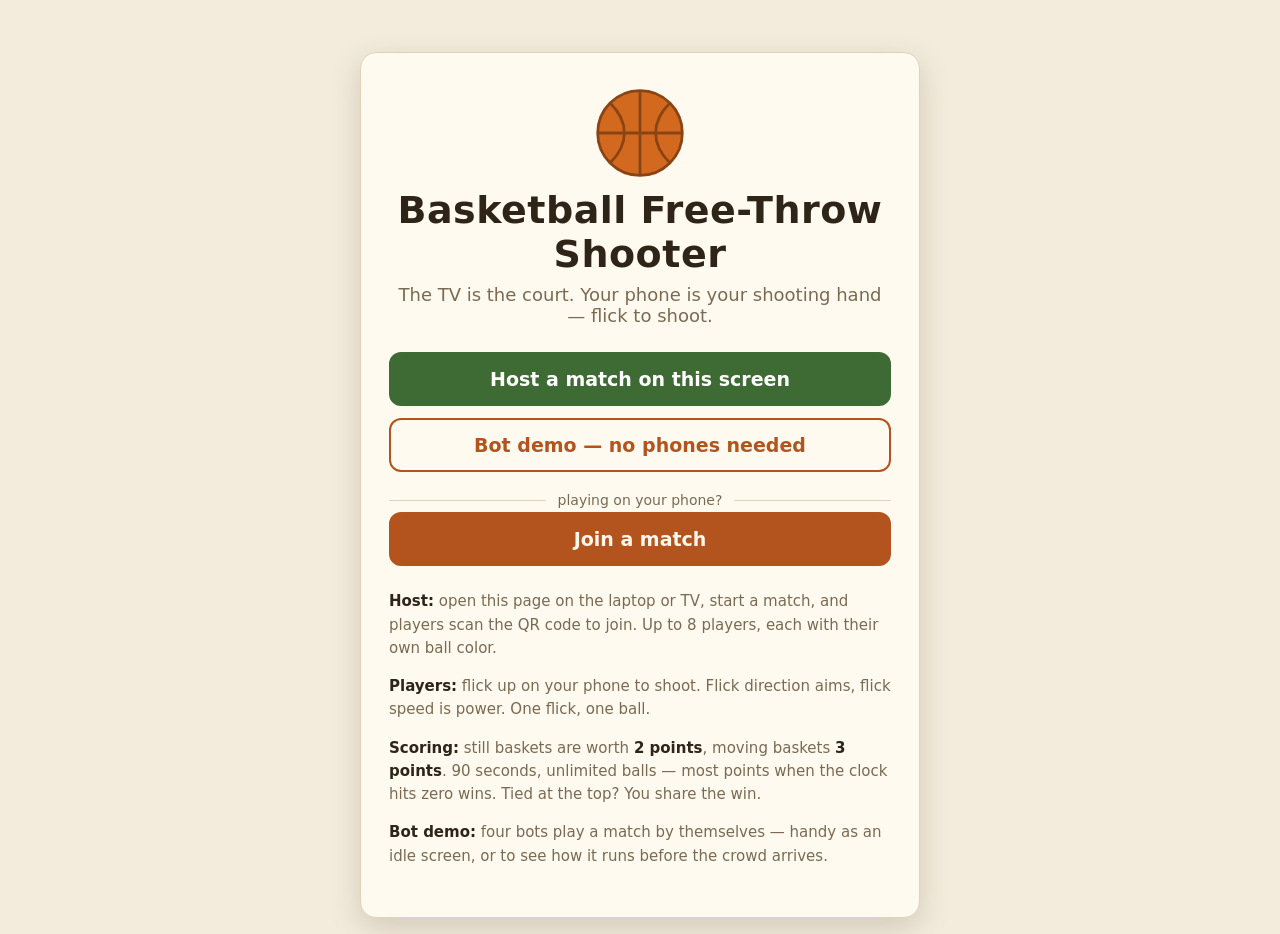
<file: freethrow.html>
<!doctype html>
<html lang="en">
  <head>
    <meta charset="utf-8" />
    <meta name="viewport" content="width=device-width, initial-scale=1, viewport-fit=cover" />
    <meta name="color-scheme" content="light dark" />
    <link rel="icon" href="data:," />
    <title>Basketball Free-Throw Shooter</title>
    <script>
/* qrcode-generator 1.4.4 (MIT) — inlined so this file is fully standalone */
/**
 * Minified by jsDelivr using Terser v5.37.0.
 * Original file: /npm/qrcode-generator@1.4.4/qrcode.js
 *
 * Do NOT use SRI with dynamically generated files! More information: https://www.jsdelivr.com/using-sri-with-dynamic-files
 */
var qrcode=function(){var t=function(t,r){var e=t,n=g[r],o=null,i=0,a=null,u=[],f={},c=function(t,r){o=function(t){for(var r=new Array(t),e=0;e<t;e+=1){r[e]=new Array(t);for(var n=0;n<t;n+=1)r[e][n]=null}return r}(i=4*e+17),l(0,0),l(i-7,0),l(0,i-7),s(),h(),d(t,r),e>=7&&v(t),null==a&&(a=p(e,n,u)),w(a,r)},l=function(t,r){for(var e=-1;e<=7;e+=1)if(!(t+e<=-1||i<=t+e))for(var n=-1;n<=7;n+=1)r+n<=-1||i<=r+n||(o[t+e][r+n]=0<=e&&e<=6&&(0==n||6==n)||0<=n&&n<=6&&(0==e||6==e)||2<=e&&e<=4&&2<=n&&n<=4)},h=function(){for(var t=8;t<i-8;t+=1)null==o[t][6]&&(o[t][6]=t%2==0);for(var r=8;r<i-8;r+=1)null==o[6][r]&&(o[6][r]=r%2==0)},s=function(){for(var t=B.getPatternPosition(e),r=0;r<t.length;r+=1)for(var n=0;n<t.length;n+=1){var i=t[r],a=t[n];if(null==o[i][a])for(var u=-2;u<=2;u+=1)for(var f=-2;f<=2;f+=1)o[i+u][a+f]=-2==u||2==u||-2==f||2==f||0==u&&0==f}},v=function(t){for(var r=B.getBCHTypeNumber(e),n=0;n<18;n+=1){var a=!t&&1==(r>>n&1);o[Math.floor(n/3)][n%3+i-8-3]=a}for(n=0;n<18;n+=1){a=!t&&1==(r>>n&1);o[n%3+i-8-3][Math.floor(n/3)]=a}},d=function(t,r){for(var e=n<<3|r,a=B.getBCHTypeInfo(e),u=0;u<15;u+=1){var f=!t&&1==(a>>u&1);u<6?o[u][8]=f:u<8?o[u+1][8]=f:o[i-15+u][8]=f}for(u=0;u<15;u+=1){f=!t&&1==(a>>u&1);u<8?o[8][i-u-1]=f:u<9?o[8][15-u-1+1]=f:o[8][15-u-1]=f}o[i-8][8]=!t},w=function(t,r){for(var e=-1,n=i-1,a=7,u=0,f=B.getMaskFunction(r),c=i-1;c>0;c-=2)for(6==c&&(c-=1);;){for(var g=0;g<2;g+=1)if(null==o[n][c-g]){var l=!1;u<t.length&&(l=1==(t[u]>>>a&1)),f(n,c-g)&&(l=!l),o[n][c-g]=l,-1==(a-=1)&&(u+=1,a=7)}if((n+=e)<0||i<=n){n-=e,e=-e;break}}},p=function(t,r,e){for(var n=A.getRSBlocks(t,r),o=b(),i=0;i<e.length;i+=1){var a=e[i];o.put(a.getMode(),4),o.put(a.getLength(),B.getLengthInBits(a.getMode(),t)),a.write(o)}var u=0;for(i=0;i<n.length;i+=1)u+=n[i].dataCount;if(o.getLengthInBits()>8*u)throw"code length overflow. ("+o.getLengthInBits()+">"+8*u+")";for(o.getLengthInBits()+4<=8*u&&o.put(0,4);o.getLengthInBits()%8!=0;)o.putBit(!1);for(;!(o.getLengthInBits()>=8*u||(o.put(236,8),o.getLengthInBits()>=8*u));)o.put(17,8);return function(t,r){for(var e=0,n=0,o=0,i=new Array(r.length),a=new Array(r.length),u=0;u<r.length;u+=1){var f=r[u].dataCount,c=r[u].totalCount-f;n=Math.max(n,f),o=Math.max(o,c),i[u]=new Array(f);for(var g=0;g<i[u].length;g+=1)i[u][g]=255&t.getBuffer()[g+e];e+=f;var l=B.getErrorCorrectPolynomial(c),h=k(i[u],l.getLength()-1).mod(l);for(a[u]=new Array(l.getLength()-1),g=0;g<a[u].length;g+=1){var s=g+h.getLength()-a[u].length;a[u][g]=s>=0?h.getAt(s):0}}var v=0;for(g=0;g<r.length;g+=1)v+=r[g].totalCount;var d=new Array(v),w=0;for(g=0;g<n;g+=1)for(u=0;u<r.length;u+=1)g<i[u].length&&(d[w]=i[u][g],w+=1);for(g=0;g<o;g+=1)for(u=0;u<r.length;u+=1)g<a[u].length&&(d[w]=a[u][g],w+=1);return d}(o,n)};f.addData=function(t,r){var e=null;switch(r=r||"Byte"){case"Numeric":e=M(t);break;case"Alphanumeric":e=x(t);break;case"Byte":e=m(t);break;case"Kanji":e=L(t);break;default:throw"mode:"+r}u.push(e),a=null},f.isDark=function(t,r){if(t<0||i<=t||r<0||i<=r)throw t+","+r;return o[t][r]},f.getModuleCount=function(){return i},f.make=function(){if(e<1){for(var t=1;t<40;t++){for(var r=A.getRSBlocks(t,n),o=b(),i=0;i<u.length;i++){var a=u[i];o.put(a.getMode(),4),o.put(a.getLength(),B.getLengthInBits(a.getMode(),t)),a.write(o)}var g=0;for(i=0;i<r.length;i++)g+=r[i].dataCount;if(o.getLengthInBits()<=8*g)break}e=t}c(!1,function(){for(var t=0,r=0,e=0;e<8;e+=1){c(!0,e);var n=B.getLostPoint(f);(0==e||t>n)&&(t=n,r=e)}return r}())},f.createTableTag=function(t,r){t=t||2;var e="";e+='<table style="',e+=" border-width: 0px; border-style: none;",e+=" border-collapse: collapse;",e+=" padding: 0px; margin: "+(r=void 0===r?4*t:r)+"px;",e+='">',e+="<tbody>";for(var n=0;n<f.getModuleCount();n+=1){e+="<tr>";for(var o=0;o<f.getModuleCount();o+=1)e+='<td style="',e+=" border-width: 0px; border-style: none;",e+=" border-collapse: collapse;",e+=" padding: 0px; margin: 0px;",e+=" width: "+t+"px;",e+=" height: "+t+"px;",e+=" background-color: ",e+=f.isDark(n,o)?"#000000":"#ffffff",e+=";",e+='"/>';e+="</tr>"}return e+="</tbody>",e+="</table>"},f.createSvgTag=function(t,r,e,n){var o={};"object"==typeof arguments[0]&&(t=(o=arguments[0]).cellSize,r=o.margin,e=o.alt,n=o.title),t=t||2,r=void 0===r?4*t:r,(e="string"==typeof e?{text:e}:e||{}).text=e.text||null,e.id=e.text?e.id||"qrcode-description":null,(n="string"==typeof n?{text:n}:n||{}).text=n.text||null,n.id=n.text?n.id||"qrcode-title":null;var i,a,u,c,g=f.getModuleCount()*t+2*r,l="";for(c="l"+t+",0 0,"+t+" -"+t+",0 0,-"+t+"z ",l+='<svg version="1.1" xmlns="http://www.w3.org/2000/svg"',l+=o.scalable?"":' width="'+g+'px" height="'+g+'px"',l+=' viewBox="0 0 '+g+" "+g+'" ',l+=' preserveAspectRatio="xMinYMin meet"',l+=n.text||e.text?' role="img" aria-labelledby="'+y([n.id,e.id].join(" ").trim())+'"':"",l+=">",l+=n.text?'<title id="'+y(n.id)+'">'+y(n.text)+"</title>":"",l+=e.text?'<description id="'+y(e.id)+'">'+y(e.text)+"</description>":"",l+='<rect width="100%" height="100%" fill="white" cx="0" cy="0"/>',l+='<path d="',a=0;a<f.getModuleCount();a+=1)for(u=a*t+r,i=0;i<f.getModuleCount();i+=1)f.isDark(a,i)&&(l+="M"+(i*t+r)+","+u+c);return l+='" stroke="transparent" fill="black"/>',l+="</svg>"},f.createDataURL=function(t,r){t=t||2,r=void 0===r?4*t:r;var e=f.getModuleCount()*t+2*r,n=r,o=e-r;return I(e,e,(function(r,e){if(n<=r&&r<o&&n<=e&&e<o){var i=Math.floor((r-n)/t),a=Math.floor((e-n)/t);return f.isDark(a,i)?0:1}return 1}))},f.createImgTag=function(t,r,e){t=t||2,r=void 0===r?4*t:r;var n=f.getModuleCount()*t+2*r,o="";return o+="<img",o+=' src="',o+=f.createDataURL(t,r),o+='"',o+=' width="',o+=n,o+='"',o+=' height="',o+=n,o+='"',e&&(o+=' alt="',o+=y(e),o+='"'),o+="/>"};var y=function(t){for(var r="",e=0;e<t.length;e+=1){var n=t.charAt(e);switch(n){case"<":r+="&lt;";break;case">":r+="&gt;";break;case"&":r+="&amp;";break;case'"':r+="&quot;";break;default:r+=n}}return r};return f.createASCII=function(t,r){if((t=t||1)<2)return function(t){t=void 0===t?2:t;var r,e,n,o,i,a=1*f.getModuleCount()+2*t,u=t,c=a-t,g={"██":"█","█ ":"▀"," █":"▄","  ":" "},l={"██":"▀","█ ":"▀"," █":" ","  ":" "},h="";for(r=0;r<a;r+=2){for(n=Math.floor((r-u)/1),o=Math.floor((r+1-u)/1),e=0;e<a;e+=1)i="█",u<=e&&e<c&&u<=r&&r<c&&f.isDark(n,Math.floor((e-u)/1))&&(i=" "),u<=e&&e<c&&u<=r+1&&r+1<c&&f.isDark(o,Math.floor((e-u)/1))?i+=" ":i+="█",h+=t<1&&r+1>=c?l[i]:g[i];h+="\n"}return a%2&&t>0?h.substring(0,h.length-a-1)+Array(a+1).join("▀"):h.substring(0,h.length-1)}(r);t-=1,r=void 0===r?2*t:r;var e,n,o,i,a=f.getModuleCount()*t+2*r,u=r,c=a-r,g=Array(t+1).join("██"),l=Array(t+1).join("  "),h="",s="";for(e=0;e<a;e+=1){for(o=Math.floor((e-u)/t),s="",n=0;n<a;n+=1)i=1,u<=n&&n<c&&u<=e&&e<c&&f.isDark(o,Math.floor((n-u)/t))&&(i=0),s+=i?g:l;for(o=0;o<t;o+=1)h+=s+"\n"}return h.substring(0,h.length-1)},f.renderTo2dContext=function(t,r){r=r||2;for(var e=f.getModuleCount(),n=0;n<e;n++)for(var o=0;o<e;o++)t.fillStyle=f.isDark(n,o)?"black":"white",t.fillRect(n*r,o*r,r,r)},f};t.stringToBytes=(t.stringToBytesFuncs={default:function(t){for(var r=[],e=0;e<t.length;e+=1){var n=t.charCodeAt(e);r.push(255&n)}return r}}).default,t.createStringToBytes=function(t,r){var e=function(){for(var e=S(t),n=function(){var t=e.read();if(-1==t)throw"eof";return t},o=0,i={};;){var a=e.read();if(-1==a)break;var u=n(),f=n()<<8|n();i[String.fromCharCode(a<<8|u)]=f,o+=1}if(o!=r)throw o+" != "+r;return i}(),n="?".charCodeAt(0);return function(t){for(var r=[],o=0;o<t.length;o+=1){var i=t.charCodeAt(o);if(i<128)r.push(i);else{var a=e[t.charAt(o)];"number"==typeof a?(255&a)==a?r.push(a):(r.push(a>>>8),r.push(255&a)):r.push(n)}}return r}};var r,e,n,o,i,a=1,u=2,f=4,c=8,g={L:1,M:0,Q:3,H:2},l=0,h=1,s=2,v=3,d=4,w=5,p=6,y=7,B=(r=[[],[6,18],[6,22],[6,26],[6,30],[6,34],[6,22,38],[6,24,42],[6,26,46],[6,28,50],[6,30,54],[6,32,58],[6,34,62],[6,26,46,66],[6,26,48,70],[6,26,50,74],[6,30,54,78],[6,30,56,82],[6,30,58,86],[6,34,62,90],[6,28,50,72,94],[6,26,50,74,98],[6,30,54,78,102],[6,28,54,80,106],[6,32,58,84,110],[6,30,58,86,114],[6,34,62,90,118],[6,26,50,74,98,122],[6,30,54,78,102,126],[6,26,52,78,104,130],[6,30,56,82,108,134],[6,34,60,86,112,138],[6,30,58,86,114,142],[6,34,62,90,118,146],[6,30,54,78,102,126,150],[6,24,50,76,102,128,154],[6,28,54,80,106,132,158],[6,32,58,84,110,136,162],[6,26,54,82,110,138,166],[6,30,58,86,114,142,170]],e=1335,n=7973,i=function(t){for(var r=0;0!=t;)r+=1,t>>>=1;return r},(o={}).getBCHTypeInfo=function(t){for(var r=t<<10;i(r)-i(e)>=0;)r^=e<<i(r)-i(e);return 21522^(t<<10|r)},o.getBCHTypeNumber=function(t){for(var r=t<<12;i(r)-i(n)>=0;)r^=n<<i(r)-i(n);return t<<12|r},o.getPatternPosition=function(t){return r[t-1]},o.getMaskFunction=function(t){switch(t){case l:return function(t,r){return(t+r)%2==0};case h:return function(t,r){return t%2==0};case s:return function(t,r){return r%3==0};case v:return function(t,r){return(t+r)%3==0};case d:return function(t,r){return(Math.floor(t/2)+Math.floor(r/3))%2==0};case w:return function(t,r){return t*r%2+t*r%3==0};case p:return function(t,r){return(t*r%2+t*r%3)%2==0};case y:return function(t,r){return(t*r%3+(t+r)%2)%2==0};default:throw"bad maskPattern:"+t}},o.getErrorCorrectPolynomial=function(t){for(var r=k([1],0),e=0;e<t;e+=1)r=r.multiply(k([1,C.gexp(e)],0));return r},o.getLengthInBits=function(t,r){if(1<=r&&r<10)switch(t){case a:return 10;case u:return 9;case f:case c:return 8;default:throw"mode:"+t}else if(r<27)switch(t){case a:return 12;case u:return 11;case f:return 16;case c:return 10;default:throw"mode:"+t}else{if(!(r<41))throw"type:"+r;switch(t){case a:return 14;case u:return 13;case f:return 16;case c:return 12;default:throw"mode:"+t}}},o.getLostPoint=function(t){for(var r=t.getModuleCount(),e=0,n=0;n<r;n+=1)for(var o=0;o<r;o+=1){for(var i=0,a=t.isDark(n,o),u=-1;u<=1;u+=1)if(!(n+u<0||r<=n+u))for(var f=-1;f<=1;f+=1)o+f<0||r<=o+f||0==u&&0==f||a==t.isDark(n+u,o+f)&&(i+=1);i>5&&(e+=3+i-5)}for(n=0;n<r-1;n+=1)for(o=0;o<r-1;o+=1){var c=0;t.isDark(n,o)&&(c+=1),t.isDark(n+1,o)&&(c+=1),t.isDark(n,o+1)&&(c+=1),t.isDark(n+1,o+1)&&(c+=1),0!=c&&4!=c||(e+=3)}for(n=0;n<r;n+=1)for(o=0;o<r-6;o+=1)t.isDark(n,o)&&!t.isDark(n,o+1)&&t.isDark(n,o+2)&&t.isDark(n,o+3)&&t.isDark(n,o+4)&&!t.isDark(n,o+5)&&t.isDark(n,o+6)&&(e+=40);for(o=0;o<r;o+=1)for(n=0;n<r-6;n+=1)t.isDark(n,o)&&!t.isDark(n+1,o)&&t.isDark(n+2,o)&&t.isDark(n+3,o)&&t.isDark(n+4,o)&&!t.isDark(n+5,o)&&t.isDark(n+6,o)&&(e+=40);var g=0;for(o=0;o<r;o+=1)for(n=0;n<r;n+=1)t.isDark(n,o)&&(g+=1);return e+=Math.abs(100*g/r/r-50)/5*10},o),C=function(){for(var t=new Array(256),r=new Array(256),e=0;e<8;e+=1)t[e]=1<<e;for(e=8;e<256;e+=1)t[e]=t[e-4]^t[e-5]^t[e-6]^t[e-8];for(e=0;e<255;e+=1)r[t[e]]=e;var n={glog:function(t){if(t<1)throw"glog("+t+")";return r[t]},gexp:function(r){for(;r<0;)r+=255;for(;r>=256;)r-=255;return t[r]}};return n}();function k(t,r){if(void 0===t.length)throw t.length+"/"+r;var e=function(){for(var e=0;e<t.length&&0==t[e];)e+=1;for(var n=new Array(t.length-e+r),o=0;o<t.length-e;o+=1)n[o]=t[o+e];return n}(),n={getAt:function(t){return e[t]},getLength:function(){return e.length},multiply:function(t){for(var r=new Array(n.getLength()+t.getLength()-1),e=0;e<n.getLength();e+=1)for(var o=0;o<t.getLength();o+=1)r[e+o]^=C.gexp(C.glog(n.getAt(e))+C.glog(t.getAt(o)));return k(r,0)},mod:function(t){if(n.getLength()-t.getLength()<0)return n;for(var r=C.glog(n.getAt(0))-C.glog(t.getAt(0)),e=new Array(n.getLength()),o=0;o<n.getLength();o+=1)e[o]=n.getAt(o);for(o=0;o<t.getLength();o+=1)e[o]^=C.gexp(C.glog(t.getAt(o))+r);return k(e,0).mod(t)}};return n}var A=function(){var t=[[1,26,19],[1,26,16],[1,26,13],[1,26,9],[1,44,34],[1,44,28],[1,44,22],[1,44,16],[1,70,55],[1,70,44],[2,35,17],[2,35,13],[1,100,80],[2,50,32],[2,50,24],[4,25,9],[1,134,108],[2,67,43],[2,33,15,2,34,16],[2,33,11,2,34,12],[2,86,68],[4,43,27],[4,43,19],[4,43,15],[2,98,78],[4,49,31],[2,32,14,4,33,15],[4,39,13,1,40,14],[2,121,97],[2,60,38,2,61,39],[4,40,18,2,41,19],[4,40,14,2,41,15],[2,146,116],[3,58,36,2,59,37],[4,36,16,4,37,17],[4,36,12,4,37,13],[2,86,68,2,87,69],[4,69,43,1,70,44],[6,43,19,2,44,20],[6,43,15,2,44,16],[4,101,81],[1,80,50,4,81,51],[4,50,22,4,51,23],[3,36,12,8,37,13],[2,116,92,2,117,93],[6,58,36,2,59,37],[4,46,20,6,47,21],[7,42,14,4,43,15],[4,133,107],[8,59,37,1,60,38],[8,44,20,4,45,21],[12,33,11,4,34,12],[3,145,115,1,146,116],[4,64,40,5,65,41],[11,36,16,5,37,17],[11,36,12,5,37,13],[5,109,87,1,110,88],[5,65,41,5,66,42],[5,54,24,7,55,25],[11,36,12,7,37,13],[5,122,98,1,123,99],[7,73,45,3,74,46],[15,43,19,2,44,20],[3,45,15,13,46,16],[1,135,107,5,136,108],[10,74,46,1,75,47],[1,50,22,15,51,23],[2,42,14,17,43,15],[5,150,120,1,151,121],[9,69,43,4,70,44],[17,50,22,1,51,23],[2,42,14,19,43,15],[3,141,113,4,142,114],[3,70,44,11,71,45],[17,47,21,4,48,22],[9,39,13,16,40,14],[3,135,107,5,136,108],[3,67,41,13,68,42],[15,54,24,5,55,25],[15,43,15,10,44,16],[4,144,116,4,145,117],[17,68,42],[17,50,22,6,51,23],[19,46,16,6,47,17],[2,139,111,7,140,112],[17,74,46],[7,54,24,16,55,25],[34,37,13],[4,151,121,5,152,122],[4,75,47,14,76,48],[11,54,24,14,55,25],[16,45,15,14,46,16],[6,147,117,4,148,118],[6,73,45,14,74,46],[11,54,24,16,55,25],[30,46,16,2,47,17],[8,132,106,4,133,107],[8,75,47,13,76,48],[7,54,24,22,55,25],[22,45,15,13,46,16],[10,142,114,2,143,115],[19,74,46,4,75,47],[28,50,22,6,51,23],[33,46,16,4,47,17],[8,152,122,4,153,123],[22,73,45,3,74,46],[8,53,23,26,54,24],[12,45,15,28,46,16],[3,147,117,10,148,118],[3,73,45,23,74,46],[4,54,24,31,55,25],[11,45,15,31,46,16],[7,146,116,7,147,117],[21,73,45,7,74,46],[1,53,23,37,54,24],[19,45,15,26,46,16],[5,145,115,10,146,116],[19,75,47,10,76,48],[15,54,24,25,55,25],[23,45,15,25,46,16],[13,145,115,3,146,116],[2,74,46,29,75,47],[42,54,24,1,55,25],[23,45,15,28,46,16],[17,145,115],[10,74,46,23,75,47],[10,54,24,35,55,25],[19,45,15,35,46,16],[17,145,115,1,146,116],[14,74,46,21,75,47],[29,54,24,19,55,25],[11,45,15,46,46,16],[13,145,115,6,146,116],[14,74,46,23,75,47],[44,54,24,7,55,25],[59,46,16,1,47,17],[12,151,121,7,152,122],[12,75,47,26,76,48],[39,54,24,14,55,25],[22,45,15,41,46,16],[6,151,121,14,152,122],[6,75,47,34,76,48],[46,54,24,10,55,25],[2,45,15,64,46,16],[17,152,122,4,153,123],[29,74,46,14,75,47],[49,54,24,10,55,25],[24,45,15,46,46,16],[4,152,122,18,153,123],[13,74,46,32,75,47],[48,54,24,14,55,25],[42,45,15,32,46,16],[20,147,117,4,148,118],[40,75,47,7,76,48],[43,54,24,22,55,25],[10,45,15,67,46,16],[19,148,118,6,149,119],[18,75,47,31,76,48],[34,54,24,34,55,25],[20,45,15,61,46,16]],r=function(t,r){var e={};return e.totalCount=t,e.dataCount=r,e},e={};return e.getRSBlocks=function(e,n){var o=function(r,e){switch(e){case g.L:return t[4*(r-1)+0];case g.M:return t[4*(r-1)+1];case g.Q:return t[4*(r-1)+2];case g.H:return t[4*(r-1)+3];default:return}}(e,n);if(void 0===o)throw"bad rs block @ typeNumber:"+e+"/errorCorrectionLevel:"+n;for(var i=o.length/3,a=[],u=0;u<i;u+=1)for(var f=o[3*u+0],c=o[3*u+1],l=o[3*u+2],h=0;h<f;h+=1)a.push(r(c,l));return a},e}(),b=function(){var t=[],r=0,e={getBuffer:function(){return t},getAt:function(r){var e=Math.floor(r/8);return 1==(t[e]>>>7-r%8&1)},put:function(t,r){for(var n=0;n<r;n+=1)e.putBit(1==(t>>>r-n-1&1))},getLengthInBits:function(){return r},putBit:function(e){var n=Math.floor(r/8);t.length<=n&&t.push(0),e&&(t[n]|=128>>>r%8),r+=1}};return e},M=function(t){var r=a,e=t,n={getMode:function(){return r},getLength:function(t){return e.length},write:function(t){for(var r=e,n=0;n+2<r.length;)t.put(o(r.substring(n,n+3)),10),n+=3;n<r.length&&(r.length-n==1?t.put(o(r.substring(n,n+1)),4):r.length-n==2&&t.put(o(r.substring(n,n+2)),7))}},o=function(t){for(var r=0,e=0;e<t.length;e+=1)r=10*r+i(t.charAt(e));return r},i=function(t){if("0"<=t&&t<="9")return t.charCodeAt(0)-"0".charCodeAt(0);throw"illegal char :"+t};return n},x=function(t){var r=u,e=t,n={getMode:function(){return r},getLength:function(t){return e.length},write:function(t){for(var r=e,n=0;n+1<r.length;)t.put(45*o(r.charAt(n))+o(r.charAt(n+1)),11),n+=2;n<r.length&&t.put(o(r.charAt(n)),6)}},o=function(t){if("0"<=t&&t<="9")return t.charCodeAt(0)-"0".charCodeAt(0);if("A"<=t&&t<="Z")return t.charCodeAt(0)-"A".charCodeAt(0)+10;switch(t){case" ":return 36;case"$":return 37;case"%":return 38;case"*":return 39;case"+":return 40;case"-":return 41;case".":return 42;case"/":return 43;case":":return 44;default:throw"illegal char :"+t}};return n},m=function(r){var e=f,n=t.stringToBytes(r),o={getMode:function(){return e},getLength:function(t){return n.length},write:function(t){for(var r=0;r<n.length;r+=1)t.put(n[r],8)}};return o},L=function(r){var e=c,n=t.stringToBytesFuncs.SJIS;if(!n)throw"sjis not supported.";!function(){var t=n("友");if(2!=t.length||38726!=(t[0]<<8|t[1]))throw"sjis not supported."}();var o=n(r),i={getMode:function(){return e},getLength:function(t){return~~(o.length/2)},write:function(t){for(var r=o,e=0;e+1<r.length;){var n=(255&r[e])<<8|255&r[e+1];if(33088<=n&&n<=40956)n-=33088;else{if(!(57408<=n&&n<=60351))throw"illegal char at "+(e+1)+"/"+n;n-=49472}n=192*(n>>>8&255)+(255&n),t.put(n,13),e+=2}if(e<r.length)throw"illegal char at "+(e+1)}};return i},D=function(){var t=[],r={writeByte:function(r){t.push(255&r)},writeShort:function(t){r.writeByte(t),r.writeByte(t>>>8)},writeBytes:function(t,e,n){e=e||0,n=n||t.length;for(var o=0;o<n;o+=1)r.writeByte(t[o+e])},writeString:function(t){for(var e=0;e<t.length;e+=1)r.writeByte(t.charCodeAt(e))},toByteArray:function(){return t},toString:function(){var r="";r+="[";for(var e=0;e<t.length;e+=1)e>0&&(r+=","),r+=t[e];return r+="]"}};return r},S=function(t){var r=t,e=0,n=0,o=0,i={read:function(){for(;o<8;){if(e>=r.length){if(0==o)return-1;throw"unexpected end of file./"+o}var t=r.charAt(e);if(e+=1,"="==t)return o=0,-1;t.match(/^\s$/)||(n=n<<6|a(t.charCodeAt(0)),o+=6)}var i=n>>>o-8&255;return o-=8,i}},a=function(t){if(65<=t&&t<=90)return t-65;if(97<=t&&t<=122)return t-97+26;if(48<=t&&t<=57)return t-48+52;if(43==t)return 62;if(47==t)return 63;throw"c:"+t};return i},I=function(t,r,e){for(var n=function(t,r){var e=t,n=r,o=new Array(t*r),i={setPixel:function(t,r,n){o[r*e+t]=n},write:function(t){t.writeString("GIF87a"),t.writeShort(e),t.writeShort(n),t.writeByte(128),t.writeByte(0),t.writeByte(0),t.writeByte(0),t.writeByte(0),t.writeByte(0),t.writeByte(255),t.writeByte(255),t.writeByte(255),t.writeString(","),t.writeShort(0),t.writeShort(0),t.writeShort(e),t.writeShort(n),t.writeByte(0);var r=a(2);t.writeByte(2);for(var o=0;r.length-o>255;)t.writeByte(255),t.writeBytes(r,o,255),o+=255;t.writeByte(r.length-o),t.writeBytes(r,o,r.length-o),t.writeByte(0),t.writeString(";")}},a=function(t){for(var r=1<<t,e=1+(1<<t),n=t+1,i=u(),a=0;a<r;a+=1)i.add(String.fromCharCode(a));i.add(String.fromCharCode(r)),i.add(String.fromCharCode(e));var f,c,g,l=D(),h=(f=l,c=0,g=0,{write:function(t,r){if(t>>>r!=0)throw"length over";for(;c+r>=8;)f.writeByte(255&(t<<c|g)),r-=8-c,t>>>=8-c,g=0,c=0;g|=t<<c,c+=r},flush:function(){c>0&&f.writeByte(g)}});h.write(r,n);var s=0,v=String.fromCharCode(o[s]);for(s+=1;s<o.length;){var d=String.fromCharCode(o[s]);s+=1,i.contains(v+d)?v+=d:(h.write(i.indexOf(v),n),i.size()<4095&&(i.size()==1<<n&&(n+=1),i.add(v+d)),v=d)}return h.write(i.indexOf(v),n),h.write(e,n),h.flush(),l.toByteArray()},u=function(){var t={},r=0,e={add:function(n){if(e.contains(n))throw"dup key:"+n;t[n]=r,r+=1},size:function(){return r},indexOf:function(r){return t[r]},contains:function(r){return void 0!==t[r]}};return e};return i}(t,r),o=0;o<r;o+=1)for(var i=0;i<t;i+=1)n.setPixel(i,o,e(i,o));var a=D();n.write(a);for(var u=function(){var t=0,r=0,e=0,n="",o={},i=function(t){n+=String.fromCharCode(a(63&t))},a=function(t){if(t<0);else{if(t<26)return 65+t;if(t<52)return t-26+97;if(t<62)return t-52+48;if(62==t)return 43;if(63==t)return 47}throw"n:"+t};return o.writeByte=function(n){for(t=t<<8|255&n,r+=8,e+=1;r>=6;)i(t>>>r-6),r-=6},o.flush=function(){if(r>0&&(i(t<<6-r),t=0,r=0),e%3!=0)for(var o=3-e%3,a=0;a<o;a+=1)n+="="},o.toString=function(){return n},o}(),f=a.toByteArray(),c=0;c<f.length;c+=1)u.writeByte(f[c]);return u.flush(),"data:image/gif;base64,"+u};return t}();qrcode.stringToBytesFuncs["UTF-8"]=function(t){return function(t){for(var r=[],e=0;e<t.length;e++){var n=t.charCodeAt(e);n<128?r.push(n):n<2048?r.push(192|n>>6,128|63&n):n<55296||n>=57344?r.push(224|n>>12,128|n>>6&63,128|63&n):(e++,n=65536+((1023&n)<<10|1023&t.charCodeAt(e)),r.push(240|n>>18,128|n>>12&63,128|n>>6&63,128|63&n))}return r}(t)},function(t){"function"==typeof define&&define.amd?define([],t):"object"==typeof exports&&(module.exports=t())}((function(){return qrcode}));
//# sourceMappingURL=/sm/26b4b0d0b1e283d6b3ec9857ac597d7a60c76ac17be1ef4c965f03086de426bb.map
    </script>
    <style>
      :root{
        color-scheme: light dark;
        --bg:#f3ecdd; --panel:#fffaf0; --panel2:#f8efdb; --ink:#2e2417; --muted:#7a6a52;
        --accent:#b3541e; --accent-ink:#fff7ea; --green:#3e6b34; --line:#e0d3b8;
        --danger:#c0392b; --shadow:0 10px 30px rgba(62,42,16,.18);
      }
      @media (prefers-color-scheme: dark){
        :root{
          --bg:#1c1712; --panel:#2a2119; --panel2:#332820; --ink:#f0e6d2; --muted:#b3a284;
          --accent:#e07b39; --accent-ink:#221503; --green:#7fb069; --line:#453723;
          --danger:#e06c5c; --shadow:0 10px 30px rgba(0,0,0,.5);
        }
      }
      *{ box-sizing:border-box; }
      html,body{ margin:0; padding:0; }
      body{
        background:var(--bg); color:var(--ink);
        font-family: system-ui, -apple-system, "Segoe UI", Roboto, sans-serif;
        -webkit-tap-highlight-color: transparent;
      }
      h1,h2,h3{ font-family:"Trebuchet MS","Segoe UI",system-ui,sans-serif; margin:0; }
      .hidden{ display:none !important; }
      main{ max-width:1460px; margin:0 auto; padding:16px; }
      button, input{ font:inherit; }
      button{ min-height:44px; }
      .btn{
        display:inline-flex; align-items:center; justify-content:center; gap:8px;
        border:2px solid var(--accent); background:var(--accent); color:var(--accent-ink);
        font-weight:700; font-size:17px; padding:10px 22px; border-radius:12px; cursor:pointer;
      }
      .btn:active{ transform:translateY(1px); }
      .btn.ghost{ background:transparent; color:var(--accent); }
      .btn.green{ background:var(--green); border-color:var(--green); color:#fff; }
      .btn.small{ min-height:38px; padding:6px 14px; font-size:15px; border-radius:10px; }
      .btn[disabled]{ opacity:.45; cursor:not-allowed; }
      .card{
        background:var(--panel); border:1px solid var(--line); border-radius:16px;
        box-shadow:var(--shadow); padding:22px;
      }
      .muted{ color:var(--muted); }
      .center{ text-align:center; }

      /* ---------- home ---------- */
      #view-home{ max-width:560px; margin:4vh auto 0; }
      .home-card{ text-align:center; padding:34px 28px; }
      .home-ball{ display:block; margin:0 auto 10px; }
      .home-card h1{ font-size:38px; line-height:1.15; letter-spacing:.5px; }
      .home-card .tag{ font-size:18px; color:var(--muted); margin:8px 0 26px; }
      .home-actions{ display:grid; gap:12px; }
      .home-actions .btn{ width:100%; font-size:19px; padding:14px; }
      .divider{ display:flex; align-items:center; gap:12px; color:var(--muted); margin:20px 0 4px; font-size:14px; }
      .divider::before,.divider::after{ content:""; flex:1; border-top:1px solid var(--line); }
      .howto{ text-align:left; margin-top:24px; font-size:15px; line-height:1.55; color:var(--muted); }
      .howto b{ color:var(--ink); }

      /* ---------- join ---------- */
      #view-join{ max-width:480px; margin:4vh auto 0; }
      .field{ margin:16px 0; text-align:left; }
      .field label{ display:block; font-weight:700; margin-bottom:6px; }
      .field input{
        width:100%; padding:13px 14px; font-size:20px; border:2px solid var(--line);
        border-radius:10px; background:var(--panel2); color:var(--ink);
      }
      #join-code{ text-transform:uppercase; letter-spacing:6px; font-weight:800; text-align:center; font-size:28px; }
      #join-status{ min-height:24px; margin-top:12px; font-weight:600; }

      /* ---------- host / arena ---------- */
      #host-top{ display:flex; align-items:center; gap:14px; flex-wrap:wrap; margin-bottom:12px; }
      #host-top h2{ font-size:26px; }
      .chip{
        display:inline-flex; align-items:center; gap:7px; background:var(--panel);
        border:1px solid var(--line); border-radius:999px; padding:6px 14px; font-weight:700;
      }
      .chip .dot{ width:12px; height:12px; border-radius:50%; }
      #hud-timer{ font-size:34px; font-weight:900; font-variant-numeric:tabular-nums; line-height:1; }
      #host-alert{
        background:#fbe9e4; color:var(--danger); border:1px solid var(--danger);
        border-radius:10px; padding:9px 14px; font-weight:700; margin-bottom:12px; font-size:15px;
      }
      #host-main{ display:flex; gap:14px; align-items:flex-start; }
      #canvas-wrap{ flex:1 1 auto; min-width:0; }
      #game-canvas{
        width:100%; height:auto; display:block; border-radius:14px;
        border:1px solid var(--line); box-shadow:var(--shadow); background:#f6e3c5;
      }
      #host-status{ margin-top:9px; font-size:15px; font-weight:600; color:var(--muted); min-height:20px; }
      #host-side{ flex:0 0 340px; width:340px; display:grid; gap:14px; align-content:start; }
      @media (max-width:900px){
        #host-main{ flex-direction:column; }
        #host-side{ flex:none; width:100%; }
      }
      #qr-box{ width:190px; height:190px; margin:10px auto; background:#fff; border-radius:10px; padding:8px; display:flex; align-items:center; justify-content:center; overflow:hidden; }
      #qr-box svg{ width:100%; height:100%; }
      .big-code{ font-size:52px; font-weight:900; letter-spacing:10px; text-align:center; line-height:1.05; }
      .join-url{ font-size:12.5px; word-break:break-all; color:var(--muted); text-align:center; }
      .player-chips{ display:flex; flex-wrap:wrap; gap:8px; margin:12px 0; min-height:36px; }
      .pchip{
        display:inline-flex; align-items:center; gap:7px; padding:7px 13px; border-radius:999px;
        color:#fff; font-weight:700; font-size:15px; text-shadow:0 1px 2px rgba(0,0,0,.35);
      }
      .score-row{
        display:flex; align-items:center; gap:10px; padding:9px 4px; border-bottom:1px solid var(--line);
      }
      .score-row:last-child{ border-bottom:none; }
      .score-row .rk{ font-size:22px; font-weight:900; width:34px; flex:none; color:var(--muted); font-variant-numeric:tabular-nums; }
      .score-row .dot{ width:16px; height:16px; border-radius:50%; flex:none; box-shadow:inset 0 0 0 2px rgba(0,0,0,.18); }
      .score-row .nm{ flex:1; font-weight:700; font-size:19px; overflow:hidden; text-overflow:ellipsis; white-space:nowrap; }
      .score-row .sc{ font-weight:900; font-size:32px; font-variant-numeric:tabular-nums; line-height:1; }
      .score-row.leader{ background:var(--panel2); border-radius:10px; }
      #end-overlay{
        position:fixed; inset:0; background:rgba(20,12,4,.55); display:flex;
        align-items:center; justify-content:center; padding:16px; z-index:40;
      }
      #end-card{ max-width:520px; width:100%; text-align:center; }
      #end-title{ font-size:40px; line-height:1.15; }
      #end-sub{ font-size:19px; font-weight:700; margin-top:6px; }
      #end-standings{ text-align:left; margin:16px 0; }

      /* ---------- controller ---------- */
      #view-controller{ max-width:560px; margin:0 auto; }
      #ctrl-band{
        border-radius:14px; padding:12px 16px; color:#fff; margin-bottom:12px;
        text-shadow:0 1px 3px rgba(0,0,0,.4); box-shadow:var(--shadow);
      }
      #ctrl-band .row1{ display:flex; justify-content:space-between; align-items:baseline; gap:10px; }
      #ctrl-name{ font-size:22px; font-weight:900; }
      #ctrl-time{ font-size:22px; font-weight:800; font-variant-numeric:tabular-nums; }
      #ctrl-band .row2{ display:flex; gap:18px; margin-top:4px; font-size:17px; font-weight:700; flex-wrap:wrap; }
      #ctrl-band .row2 b{ font-size:24px; }
      .panel{ background:var(--panel); border:1px solid var(--line); border-radius:16px; box-shadow:var(--shadow); padding:18px; }
      #wait-panel{ text-align:center; padding:30px 20px; }
      #wait-panel .big{ font-size:24px; font-weight:800; margin-bottom:8px; }
      #end-banner{ text-align:center; font-size:19px; font-weight:800; padding:14px; margin-bottom:12px; }
      #flick-panel{ padding:14px; }
      #flick-area{
        position:relative; height:52vh; min-height:320px; border-radius:14px; overflow:hidden;
        touch-action:none; user-select:none; -webkit-user-select:none; cursor:pointer;
        box-shadow:inset 0 0 0 3px rgba(255,255,255,.35), var(--shadow);
      }
      #flick-area .hoop-hint{
        position:absolute; top:14px; left:50%; transform:translateX(-50%);
        font-size:44px; line-height:1; opacity:.9; pointer-events:none;
      }
      #flick-ball{
        position:absolute; left:50%; bottom:26px; width:92px; height:92px; margin-left:-46px;
        pointer-events:none; filter:drop-shadow(0 6px 8px rgba(0,0,0,.35));
      }
      #flick-msg{
        position:absolute; left:0; right:0; bottom:132px; text-align:center;
        font-size:24px; font-weight:900; color:#fff; text-shadow:0 2px 6px rgba(0,0,0,.45);
        pointer-events:none; padding:0 12px;
      }
      #cool-wrap{
        height:12px; background:rgba(0,0,0,.18); border-radius:999px; overflow:hidden; margin-top:12px;
      }
      #cool-fill{ height:100%; width:100%; background:var(--accent); }
      #flick-note{ text-align:center; font-weight:700; margin:10px 0 0; min-height:22px; }
      #ctrl-toast{
        position:fixed; left:50%; bottom:22px; transform:translateX(-50%); z-index:70;
        background:var(--ink); color:var(--bg); font-weight:700; padding:11px 20px; border-radius:999px;
        box-shadow:var(--shadow); max-width:92vw; text-align:center; font-size:17px;
      }
    </style>
  </head>
  <body>
    <main>
      <!-- ================= HOME ================= -->
      <section id="view-home">
        <div class="card home-card">
          <svg class="home-ball" width="92" height="92" viewBox="0 0 100 100" aria-hidden="true">
            <circle cx="50" cy="50" r="46" fill="#d2691e" stroke="#8a4413" stroke-width="3"/>
            <path d="M4 50 H96 M50 4 V96 M18 18 C38 38, 38 62, 18 82 M82 18 C62 38, 62 62, 82 82" stroke="#8a4413" stroke-width="3" fill="none"/>
          </svg>
          <h1>Basketball Free-Throw Shooter</h1>
          <p class="tag">The TV is the court. Your phone is your shooting hand — flick to shoot.</p>
          <div class="home-actions">
            <button class="btn green" id="btn-host">Host a match on this screen</button>
            <button class="btn ghost" id="btn-bots">Bot demo — no phones needed</button>
          </div>
          <div class="divider">playing on your phone?</div>
          <div class="home-actions">
            <button class="btn" id="btn-go-join">Join a match</button>
          </div>
          <div class="howto">
            <p><b>Host:</b> open this page on the laptop or TV, start a match, and players scan the QR code to join. Up to 8 players, each with their own ball color.</p>
            <p><b>Players:</b> flick up on your phone to shoot. Flick direction aims, flick speed is power. One flick, one ball.</p>
            <p><b>Scoring:</b> still baskets are worth <b>2 points</b>, moving baskets <b>3 points</b>. 90 seconds, unlimited balls — most points when the clock hits zero wins. Tied at the top? You share the win.</p>
            <p><b>Bot demo:</b> four bots play a match by themselves — handy as an idle screen, or to see how it runs before the crowd arrives.</p>
          </div>
        </div>
      </section>

      <!-- ================= JOIN ================= -->
      <section id="view-join" class="hidden">
        <div class="card">
          <h2 style="font-size:30px;">Join a match</h2>
          <div class="field">
            <label for="join-code">Match code</label>
            <input id="join-code" maxlength="4" autocomplete="off" autocapitalize="characters" placeholder="ABCD" />
          </div>
          <div class="field">
            <label for="join-name">Your name</label>
            <input id="join-name" maxlength="14" autocomplete="off" placeholder="e.g. Steph" />
          </div>
          <button class="btn" id="btn-join" style="width:100%; font-size:19px; padding:14px;">Join</button>
          <div id="join-status" class="center"></div>
          <button class="btn ghost small" id="btn-join-back" style="margin-top:8px;">Back</button>
        </div>
      </section>

      <!-- ================= HOST ================= -->
      <section id="view-arena" class="hidden">
        <div id="host-top">
          <h2>Basketball Free-Throw Shooter</h2>
          <span class="chip">Code <span id="hud-code" style="letter-spacing:3px;">····</span></span>
          <span class="chip" id="hud-phase">Lobby</span>
          <span class="chip">Time&nbsp;<span id="hud-timer">1:30</span></span>
          <span style="flex:1"></span>
          <button class="btn ghost small" id="btn-leave-host">End match</button>
        </div>
        <div id="host-alert" class="hidden"></div>
        <div id="host-main">
          <div id="canvas-wrap">
            <canvas id="game-canvas" width="1280" height="720"></canvas>
            <div id="host-status">Still baskets 2 pts · Moving baskets 3 pts · 90 seconds · most points wins.</div>
          </div>
          <div id="host-side">
            <div class="card" id="lobby-panel">
              <h3 class="center" style="font-size:21px;">Join the match</h3>
              <div id="qr-box"><span class="muted" style="font-size:13px;">QR loading…</span></div>
              <div class="big-code" id="lobby-code">····</div>
              <p class="join-url" id="join-url"></p>
              <p class="center muted" style="margin:8px 0 0;">Scan the QR code, or open this page on your phone and enter the code.</p>
              <div class="player-chips" id="lobby-players"></div>
              <button class="btn green" id="btn-start" style="width:100%; font-size:19px; padding:13px;">Start match</button>
              <p class="center muted" id="start-note" style="font-size:13.5px; margin:10px 0 0;">Waiting for players to join…</p>
              <p class="center" id="conn-note" style="font-size:13.5px; margin:6px 0 0; min-height:18px;">Connecting to the live match service…</p>
            </div>
            <div class="card" id="score-panel">
              <h3 style="font-size:19px; margin-bottom:6px;">Scoreboard</h3>
              <div id="score-list"><p class="muted">No players yet.</p></div>
            </div>
          </div>
        </div>
      </section>

      <!-- ================= CONTROLLER ================= -->
      <section id="view-controller" class="hidden">
        <div id="ctrl-band">
          <div class="row1">
            <span id="ctrl-name">Player</span>
            <span id="ctrl-time">1:30</span>
          </div>
          <div class="row2">
            <span>Score <b id="ctrl-score">0</b></span>
            <span>Rank <b id="ctrl-rank">–</b></span>
            <span id="ctrl-phase-label">Lobby</span>
          </div>
        </div>

        <div class="panel hidden" id="end-banner"></div>

        <div class="panel" id="wait-panel">
          <div class="big" id="wait-title">You're in!</div>
          <p class="muted" id="wait-text" style="margin:0;">Waiting for the host to start the match. Your balls launch from your colored pad at the bottom of the big screen — watch for your color.</p>
        </div>

        <div class="panel hidden" id="flick-panel">
          <div id="flick-area">
            <div class="hoop-hint" aria-hidden="true">
              <svg width="72" height="52" viewBox="0 0 72 52"><rect x="6" y="2" width="60" height="34" rx="4" fill="#fff" stroke="#b3541e" stroke-width="3"/><rect x="24" y="12" width="24" height="16" fill="none" stroke="#b3541e" stroke-width="3"/><line x1="14" y1="40" x2="58" y2="40" stroke="#e07b39" stroke-width="6" stroke-linecap="round"/><path d="M20 42 L26 50 M30 42 L33 50 M42 42 L39 50 M52 42 L46 50" stroke="#fff" stroke-width="2"/></svg>
            </div>
            <div id="flick-msg">Flick up to shoot!</div>
            <svg id="flick-ball" viewBox="0 0 100 100" aria-hidden="true">
              <circle cx="50" cy="50" r="46" fill="#d2691e" stroke="#8a4413" stroke-width="3"/>
              <path d="M4 50 H96 M50 4 V96 M18 18 C38 38, 38 62, 18 82 M82 18 C62 38, 62 62, 82 82" stroke="#8a4413" stroke-width="3" fill="none"/>
            </svg>
          </div>
          <div id="cool-wrap"><div id="cool-fill"></div></div>
          <p id="flick-note">Flick direction aims · flick speed is power</p>
        </div>
      </section>
    </main>

    <!-- end overlay (host) -->
    <div id="end-overlay" class="hidden">
      <div class="card" id="end-card">
        <h2 id="end-title">Match over</h2>
        <div id="end-sub"></div>
        <div id="end-standings"></div>
        <button class="btn green" id="btn-play-again" style="width:100%; margin-bottom:10px;">Back to lobby</button>
        <button class="btn ghost" id="btn-end-home" style="width:100%;">Close match</button>
      </div>
    </div>

    <div id="ctrl-toast" class="hidden"></div>

    <script>
    /* =====================================================================
       BASKETBALL FREE-THROW SHOOTER — single-file party game in the same
       family as Ryan's Range of Recklessness and Paint Garden.
       The laptop/TV ("Host a match") runs the court on a big canvas and is
       the scoring authority. Phones are shooting hands: one flick sends one
       discrete "shoot" message carrying the flick vector.
       Transport is Firestore in the shared paint-garden project under
       games/freethrow/matches/{code}/messages, with a BroadcastChannel
       local fallback (host + controllers as tabs of one browser) and a
       bot demo that needs no phones.
       ===================================================================== */

    /* Same Firebase project as Paint Garden and the Range (project
       "paint-garden"). This game uses its own namespace:
       games/freethrow/matches/{code}/messages */
    var FIREBASE_CONFIG = {
      apiKey: "AIzaSyB5B_F2yt6kPiB-b-8mM0jObUVa-PWMH_M",
      authDomain: "paint-garden.firebaseapp.com",
      projectId: "paint-garden",
      storageBucket: "paint-garden.firebasestorage.app",
      messagingSenderId: "385292682503",
      appId: "1:385292682503:web:4b707f8d28fb7f04fcb1a2",
      measurementId: "G-6NGD6YSB52"
    };
    var FIREBASE_ENABLED = FIREBASE_CONFIG.apiKey.indexOf("PASTE") !== 0;

    /* ---------------- utilities ---------------- */
    function $(id){ return document.getElementById(id); }
    function clamp(v,a,b){ return v<a?a:(v>b?b:v); }
    function rand(a,b){ return a+Math.random()*(b-a); }
    function uid(){ return "p"+Math.random().toString(36).slice(2,9)+Date.now().toString(36).slice(-3); }
    var CODE_LETTERS = "ABCDEFGHJKMNPQRSTUVWXYZ";
    function makeCode(){ var s=""; for(var i=0;i<4;i++) s+=CODE_LETTERS[Math.floor(Math.random()*CODE_LETTERS.length)]; return s; }
    function fmtTime(sec){ sec=Math.max(0,Math.ceil(sec)); var m=Math.floor(sec/60), s=sec%60; return m+":"+(s<10?"0":"")+s; }
    function esc(s){ return String(s==null?"":s).replace(/[&<>"']/g, function(c){ return {"&":"&amp;","<":"&lt;",">":"&gt;",'"':"&quot;","'":"&#39;"}[c]; }); }
    /* Script-load failures arrive as Events, not Errors — never let a
       "[object Event]" reach the screen. */
    function errText(err){
      if(!err) return "unknown error";
      if(err.message) return err.message;
      if(err.type) return "the live match service could not be loaded (" + err.type + ")";
      return String(err);
    }

    /* ---------------- transports ---------------- */
    /* Local demo bus: BroadcastChannel, one channel per match code. */
    function LocalBus(code, clientId){
      this.clientId = clientId; this.onDeliver = null; this.bc = null;
      var self = this;
      if("BroadcastChannel" in window){ try{ this.bc = new BroadcastChannel("freethrow-"+code); }catch(e){ this.bc = null; } }
      if(this.bc){ this.bc.onmessage = function(ev){ var m = ev.data; if(m && m.from !== self.clientId && self.onDeliver) self.onDeliver(m); }; }
    }
    LocalBus.prototype.send = function(type, data, to){
      var msg = { from:this.clientId, type:type, data:data||{}, to:to||null, t:Date.now() };
      if(this.bc){ try{ this.bc.postMessage(msg); }catch(e){} }
    };
    LocalBus.prototype.close = function(){ if(this.bc){ try{ this.bc.close(); }catch(e){} } };

    /* Firestore bus: Paint Garden's message shape {from,type,to,t,dataJson},
       stored under games/freethrow/matches/{code}/messages. */
    function loadScript(src){
      return new Promise(function(res, rej){
        var s = document.createElement("script"); s.src = src;
        s.onload = res; s.onerror = rej; document.head.appendChild(s);
      });
    }
    function FirestoreBus(code, clientId, opts){
      this.clientId = clientId; this.onDeliver = null; this.onError = null; this.onReady = null;
      this.ready = false;
      this.unsub = null; this.col = null; this.queue = []; this.code = code;
      this.seen = {};   /* doc ids already delivered — the live listener and the join catch-up overlap */
      this.catchUpJoins = !!(opts && opts.catchUpJoins);
      this.closed = false;
    }
    FirestoreBus.prototype.fail = function(err){
      if(this.onError) this.onError(err);
    };
    FirestoreBus.prototype.deliverDoc = function(id, msg){
      if(this.closed || !msg || this.seen[id]) return;
      this.seen[id] = true;
      if(msg.from === this.clientId) return;
      try{ msg.data = JSON.parse(msg.dataJson || "{}"); }catch(e){ msg.data = {}; }
      /* Never let one bad message throw into onSnapshot's docChanges loop
         and abort the rest of the batch (or the listener itself). */
      if(this.onDeliver){ try{ this.onDeliver(msg); }catch(err){ this.fail(err); } }
    };
    FirestoreBus.prototype.init = function(){
      var self = this;
      return loadScript("https://www.gstatic.com/firebasejs/10.12.5/firebase-app-compat.js")
        .then(function(){ return loadScript("https://www.gstatic.com/firebasejs/10.12.5/firebase-firestore-compat.js"); })
        .then(function(){
          if(typeof firebase === "undefined") throw new Error("Firebase SDK did not load");
          if(!firebase.apps.length) firebase.initializeApp(FIREBASE_CONFIG);
          self.db = firebase.firestore();
          self.col = self.db.collection("games").doc("freethrow").collection("matches").doc(self.code).collection("messages");
          /* The sender stamps t with THEIR clock, so the listen window must
             absorb clock differences between devices plus slow listener
             attach (SDK load, tab waking). */
          var start = Date.now() - 30000;
          self.unsub = self.col.where("t", ">", start).onSnapshot(function(snap){
            snap.docChanges().forEach(function(ch){
              if(ch.type !== "added") return;
              self.deliverDoc(ch.doc.id, ch.doc.data());
            });
          }, function(err){
            /* A denied/dead listener must not fail silently: the host would
               sit in its lobby while phones timed out. Surface it. */
            self.fail(err);
          });
          self.ready = true;
          if(self.onReady) self.onReady();
          var q = self.queue; self.queue = [];
          q.forEach(function(item){ self.send(item[0], item[1], item[2]); });
          /* Catch-up (host only): a join written before this listener
             attached — host tab asleep, reloading, or still loading the
             SDK — sits outside even the widened window. Fetch recent joins
             once and answer them; joining is idempotent on the host, so
             replaying one is harmless. */
          if(self.catchUpJoins){
            self.col.where("t", ">", Date.now() - 10 * 60 * 1000).get().then(function(snap){
              snap.forEach(function(doc){
                var msg = doc.data();
                if(msg && msg.type === "join") self.deliverDoc(doc.id, msg);
              });
            }).catch(function(err){ self.fail(err); });
          }
        });
    };
    FirestoreBus.prototype.send = function(type, data, to){
      if(!this.ready || !this.col){ this.queue.push([type, data, to]); return; }
      var self = this;
      this.col.add({ from:this.clientId, type:type, to:to||null, t:Date.now(), dataJson: JSON.stringify(data||{}) })
        .catch(function(err){ self.fail(err); });
    };
    FirestoreBus.prototype.close = function(){ this.closed = true; if(this.unsub) this.unsub(); };

    /* Wrapper: tries Firestore, falls back to the local bus if the SDK or
       config fails; buffers sends until a transport is live. Connection
       failures are reported through onError instead of being swallowed —
       the local fallback only reaches tabs of the same browser, so a
       silent fallback strands phones with no explanation. */
    function makeBus(code, clientId, opts){
      var handlers = [], errHandlers = [], readyHandlers = [], impl = null, pending = [], isReady = false;
      function deliver(msg){
        if(!msg || msg.from === clientId) return;
        if(msg.to && msg.to !== clientId) return;
        /* Isolate each handler: one throwing handler must not stop the
           remaining messages in the delivery batch from being handled. */
        for(var i=0;i<handlers.length;i++){
          try{ handlers[i](msg); }catch(err){ emitError(err); }
        }
      }
      function emitError(err){
        for(var i=0;i<errHandlers.length;i++) errHandlers[i](err);
      }
      function emitReady(){
        isReady = true;
        var r = readyHandlers; readyHandlers = [];
        r.forEach(function(fn){ fn(); });
      }
      function setImpl(b){
        impl = b;
        var p = pending; pending = [];
        p.forEach(function(item){ impl.send(item[0], item[1], item[2]); });
      }
      var bus = {
        send: function(type, data, to){
          if(impl) impl.send(type, data, to); else pending.push([type, data, to]);
        },
        on: function(fn){ handlers.push(fn); },
        onError: function(fn){ errHandlers.push(fn); },
        onReady: function(fn){ if(isReady) fn(); else readyHandlers.push(fn); },
        close: function(){ if(impl && impl.close) impl.close(); handlers = []; errHandlers = []; readyHandlers = []; }
      };
      if(FIREBASE_ENABLED){
        var fb = new FirestoreBus(code, clientId, opts);
        fb.onDeliver = deliver;
        fb.onError = emitError;
        fb.onReady = emitReady;
        fb.init().then(function(){ setImpl(fb); }).catch(function(err){
          emitError(err);
          fb.close();
          var lb = new LocalBus(code, clientId); lb.onDeliver = deliver; setImpl(lb);
          emitReady();
        });
      } else {
        var lb2 = new LocalBus(code, clientId); lb2.onDeliver = deliver; setImpl(lb2);
        emitReady();
      }
      return bus;
    }

    /* ---------------- views ---------------- */
    var VIEWS = ["view-home","view-join","view-arena","view-controller"];
    function showView(id){
      VIEWS.forEach(function(v){ $(v).classList.toggle("hidden", v !== id); });
      window.scrollTo(0,0);
    }

    /* =====================================================================
       GAME CONSTANTS
       ===================================================================== */
    var AW = 1280, AH = 720;
    var ROUND_SECONDS = 90;
    var GRAV = 1500;            /* px/s^2, downward */
    var BALL_R = 16;
    var RIM_HALF = 30;          /* rim opening half-width */
    var SCORE_TOL = 13;         /* forgiving extra width on a make */
    var MAX_PLAYERS = 8;
    var COOLDOWN_MS = 800;      /* one flick per player per 0.8s, host-enforced */
    var MAX_BALLS = 42;
    var PALETTE = [
      { name:"Red",    css:"#c0392b" },
      { name:"Blue",   css:"#2471a3" },
      { name:"Green",  css:"#1e8449" },
      { name:"Purple", css:"#7d3c98" },
      { name:"Teal",   css:"#148f77" },
      { name:"Pink",   css:"#c2185b" },
      { name:"Brown",  css:"#8d6e63" },
      { name:"Slate",  css:"#546e7a" }
    ];

    /* Six baskets: three still (2 pts), three moving (3 pts). Moving hoops
       ride a sine path around their base point; cx/cy are the live rim
       center, recomputed every frame. */
    function makeHoops(){
      return [
        { baseX:190,  baseY:295, moving:false, pts:2, axis:"x", range:0,   w:0,   ph:0,            cx:190,  cy:295, flash:0 },
        { baseX:640,  baseY:200, moving:false, pts:2, axis:"x", range:0,   w:0,   ph:0,            cx:640,  cy:200, flash:0 },
        { baseX:1090, baseY:295, moving:false, pts:2, axis:"x", range:0,   w:0,   ph:0,            cx:1090, cy:295, flash:0 },
        { baseX:395,  baseY:440, moving:true,  pts:3, axis:"x", range:125, w:1.5, ph:0,            cx:395,  cy:440, flash:0 },
        { baseX:885,  baseY:440, moving:true,  pts:3, axis:"x", range:125, w:1.5, ph:Math.PI,     cx:885,  cy:440, flash:0 },
        { baseX:640,  baseY:400, moving:true,  pts:3, axis:"y", range:62,  w:2.0, ph:0,            cx:640,  cy:400, flash:0 }
      ];
    }
    function hoopPos(h, t){
      if(!h.moving) return { x:h.baseX, y:h.baseY };
      var s = Math.sin(t * h.w + h.ph) * h.range;
      return h.axis === "x" ? { x:h.baseX + s, y:h.baseY } : { x:h.baseX, y:h.baseY + s };
    }

    /* =====================================================================
       GAME STATE (host-authoritative)
       ===================================================================== */
    function Game(code){
      this.code = code;
      this.phase = "lobby";           /* lobby | playing | ended */
      this.players = {}; this.order = [];
      this.balls = []; this.popups = [];
      this.hoops = makeHoops();
      this.timeLeft = ROUND_SECONDS;
      this.elapsed = 0;
      this.demo = false;
      this.goFlash = 0;
      this.scoreDirty = true;
    }
    Game.prototype.playerList = function(){
      var self = this;
      return this.order.map(function(id){ return self.players[id]; }).filter(Boolean);
    };
    Game.prototype.addPlayer = function(id, name, isBot, skill){
      var existing = this.players[id];
      if(existing) return existing;
      var idx = this.order.length % PALETTE.length;
      var p = {
        id:id,
        name:(typeof name === "string" && name.trim()) ? name.trim().slice(0, 14) : "Player",
        isBot:!!isBot,
        colorIdx:idx, color:PALETTE[idx].css, colorName:PALETTE[idx].name,
        score:0, shots:0, lastShotAt:0,
        botSkill: skill == null ? rand(0.35, 0.9) : skill,
        botNext: rand(0.8, 2.2),
        _psKey:null, _psAt:0, _psPending:null, _psTimer:null
      };
      this.players[id] = p; this.order.push(id);
      this.scoreDirty = true;
      return p;
    };
    Game.prototype.launchX = function(p){
      var n = Math.max(1, this.order.length);
      var i = this.order.indexOf(p.id);
      if(n === 1) return AW / 2;
      return 150 + (AW - 300) * (i / (n - 1));
    };
    Game.prototype.rankOf = function(p){
      var r = 1, list = this.playerList();
      for(var i=0;i<list.length;i++) if(list[i].score > p.score) r++;
      return r;
    };
    Game.prototype.resetMatch = function(){
      this.playerList().forEach(function(p){ p.score = 0; p.shots = 0; p.lastShotAt = 0; p.botNext = rand(0.6, 2.0); });
      this.balls = []; this.popups = [];
      this.hoops = makeHoops();
      this.timeLeft = ROUND_SECONDS; this.elapsed = 0;
      this.scoreDirty = true;
    };

    /* One flick = one ball. The host enforces the cooldown: a flick that
       arrives inside the window is dropped, whatever the phone claims. */
    function hostShoot(game, p, lean, power){
      if(game.phase !== "playing") return false;
      var now = Date.now();
      if(now - p.lastShotAt < COOLDOWN_MS - 60) return false;
      p.lastShotAt = now;
      p.shots++;
      lean = clamp(typeof lean === "number" ? lean : 0, -1, 1);
      power = clamp(typeof power === "number" ? power : 0.5, 0.15, 1);
      if(game.balls.length >= MAX_BALLS) game.balls.shift();
      game.balls.push({
        x: game.launchX(p) + rand(-5, 5), y: AH - 16,
        vx: lean * 560, vy: -(640 + power * 720),
        color: p.color, pid: p.id, scored: -1, spin: rand(0, 6.28), dead: false
      });
      return true;
    }

    /* Bots aim at a random basket: solve the arc for a chosen flight time,
       then blur the target by (1 - skill). Skilled bots drop a lot of
       shots; clumsy ones keep the chaos honest. */
    function botShoot(game, p){
      var h = game.hoops[Math.floor(Math.random() * game.hoops.length)];
      var lx = game.launchX(p), ly = AH - 16;
      var err = (1 - p.botSkill) * 95 + rand(-14, 14);
      var tx = h.cx + err, ty = h.cy;
      var T = rand(0.95, 1.25);
      var vx = (tx - lx) / T;
      var vy = (ty - ly - 0.5 * GRAV * T * T) / T;
      if(game.balls.length >= MAX_BALLS) game.balls.shift();
      game.balls.push({
        x: lx, y: ly, vx: vx, vy: vy,
        color: p.color, pid: p.id, scored: -1, spin: rand(0, 6.28), dead: false
      });
      p.lastShotAt = Date.now();
      p.shots++;
    }

    function updateGame(game, dt){
      game.elapsed += dt;
      var t = game.elapsed;
      game.hoops.forEach(function(h){
        var pos = hoopPos(h, t);
        h.cx = pos.x; h.cy = pos.y;
        if(h.flash > 0) h.flash = Math.max(0, h.flash - dt * 2.2);
      });
      if(game.goFlash > 0) game.goFlash = Math.max(0, game.goFlash - dt);

      if(game.phase === "playing"){
        game.timeLeft -= dt;
        /* bots */
        game.playerList().forEach(function(p){
          if(!p.isBot) return;
          p.botNext -= dt;
          if(p.botNext <= 0){
            botShoot(game, p);
            p.botNext = rand(1.1, 2.3) * (1.25 - p.botSkill * 0.5);
          }
        });
        if(game.timeLeft <= 0){
          game.timeLeft = 0;
          endMatch(game);
        }
      }

      /* balls */
      for(var i = game.balls.length - 1; i >= 0; i--){
        var b = game.balls[i];
        stepBall(game, b, dt);
        if(b.dead) game.balls.splice(i, 1);
      }
      /* popups */
      for(var j = game.popups.length - 1; j >= 0; j--){
        var pp = game.popups[j];
        pp.t += dt; pp.y -= 44 * dt;
        if(pp.t > 1.1) game.popups.splice(j, 1);
      }
    }

    function stepBall(game, b, dt){
      var prevY = b.y;
      b.vy += GRAV * dt;
      b.x += b.vx * dt;
      b.y += b.vy * dt;
      b.spin += b.vx * dt * 0.01;

      for(var hi = 0; hi < game.hoops.length; hi++){
        var h = game.hoops[hi];
        /* --- scoring: falling ball crosses the rim plane inside the
           opening (plus a forgiving tolerance — near-makes drop). --- */
        if(b.scored < 0 && b.vy > 0 && prevY < h.cy && b.y >= h.cy &&
           Math.abs(b.x - h.cx) <= RIM_HALF + SCORE_TOL){
          b.scored = hi;
          var shooter = game.players[b.pid];
          if(shooter && game.phase === "playing"){
            shooter.score += h.pts;
            game.scoreDirty = true;
            game.popups.push({ x:h.cx, y:h.cy - 56, text:"+" + h.pts, color:shooter.color, t:0 });
            h.flash = 1;
            game.playerList().forEach(function(pl){ sendPState(game, pl); });
          }
        }
        /* --- through the net: straighten and slow the ball --- */
        if(b.scored === hi && b.y > h.cy && b.y < h.cy + 42){
          b.x += (h.cx - b.x) * Math.min(1, dt * 12);
          b.vx *= 0.75;
          if(b.vy > 150) b.vy = 150;
        }
        /* --- rim posts: two small circles that bounce the ball.
           Forgiving party rule: a ball still rising from below the rim
           plane doesn't clip the posts — a dead-center shot's edge would
           otherwise graze a post on the way up and ricochet wildly.
           Falling balls rattle off the iron like they should. --- */
        if(!(b.vy < 0 && b.y > h.cy + 2)){
          bounceCircle(b, h.cx - RIM_HALF, h.cy, 3.5);
          bounceCircle(b, h.cx + RIM_HALF, h.cy, 3.5);
        }
        /* --- backboard: rectangle above the rim --- */
        bounceBoard(b, h.cx - 50, h.cy - 104, 100, 62);
      }

      if(b.y > AH + 40 || b.x < -50 || b.x > AW + 50) b.dead = true;
    }
    function bounceCircle(b, cx, cy, cr){
      var dx = b.x - cx, dy = b.y - cy;
      var d2 = dx * dx + dy * dy, rr = BALL_R + cr;
      if(d2 >= rr * rr || d2 === 0) return;
      var d = Math.sqrt(d2), nx = dx / d, ny = dy / d;
      b.x = cx + nx * rr; b.y = cy + ny * rr;
      var vn = b.vx * nx + b.vy * ny;
      if(vn < 0){
        b.vx -= 1.55 * vn * nx;
        b.vy -= 1.55 * vn * ny;
        b.vx *= 0.82; b.vy *= 0.82;
      }
    }
    function bounceBoard(b, rx, ry, rw, rh){
      var nx = clamp(b.x, rx, rx + rw), ny = clamp(b.y, ry, ry + rh);
      var dx = b.x - nx, dy = b.y - ny;
      var d2 = dx * dx + dy * dy;
      if(d2 >= BALL_R * BALL_R) return;
      if(d2 > 0.01){
        var d = Math.sqrt(d2), ux = dx / d, uy = dy / d;
        b.x = nx + ux * BALL_R; b.y = ny + uy * BALL_R;
        var vn = b.vx * ux + b.vy * uy;
        if(vn < 0){ b.vx -= 1.6 * vn * ux; b.vy -= 1.6 * vn * uy; b.vx *= 0.6; b.vy *= 0.6; }
      } else {
        /* center inside the board: push out the nearest face */
        var left = b.x - rx, right = rx + rw - b.x, top = b.y - ry, bot = ry + rh - b.y;
        var m = Math.min(left, right, top, bot);
        if(m === left){ b.x = rx - BALL_R; b.vx = -Math.abs(b.vx) * 0.6; }
        else if(m === right){ b.x = rx + rw + BALL_R; b.vx = Math.abs(b.vx) * 0.6; }
        else if(m === top){ b.y = ry - BALL_R; b.vy = -Math.abs(b.vy) * 0.6; }
        else { b.y = ry + rh + BALL_R; b.vy = Math.abs(b.vy) * 0.6; }
      }
    }

    /* =====================================================================
       HOST RENDERING — the court on canvas
       ===================================================================== */
    function drawGame(game, now){
      var cv = $("game-canvas");
      if(!cv) return;
      var ctx = cv.getContext("2d");

      /* arena wall */
      var wall = ctx.createLinearGradient(0, 0, 0, AH);
      wall.addColorStop(0, "#f8e8cd");
      wall.addColorStop(0.62, "#f3ddb8");
      wall.addColorStop(0.63, "#caa06a");
      wall.addColorStop(1, "#b98548");
      ctx.fillStyle = wall;
      ctx.fillRect(0, 0, AW, AH);

      /* crowd band */
      ctx.fillStyle = "rgba(120,84,40,.20)";
      ctx.fillRect(0, 54, AW, 64);
      var ci, cj;
      for(ci = 0; ci < 64; ci++){
        for(cj = 0; cj < 3; cj++){
          var cxp = 12 + ci * 20 + ((cj % 2) ? 6 : 0);
          var cyp = 68 + cj * 18 + Math.sin(now / 380 + ci * 1.7 + cj) * 2.5;
          ctx.fillStyle = "hsla(" + ((ci * 47 + cj * 91) % 360) + ",38%,42%,.5)";
          ctx.beginPath(); ctx.arc(cxp, cyp, 5.2, 0, 6.2832); ctx.fill();
        }
      }
      /* wall banner */
      ctx.fillStyle = "rgba(179,84,30,.85)";
      ctx.font = "900 30px 'Trebuchet MS', system-ui, sans-serif";
      ctx.textAlign = "center";
      ctx.fillText("F R E E - T H R O W   S H O O T E R", AW / 2, 40);

      /* court floor */
      ctx.fillStyle = "#cf9250";
      ctx.fillRect(0, AH - 88, AW, 88);
      ctx.strokeStyle = "rgba(122,74,26,.35)";
      ctx.lineWidth = 2;
      for(var px = 0; px <= AW; px += 92){
        ctx.beginPath(); ctx.moveTo(px, AH - 88); ctx.lineTo(px - 26, AH); ctx.stroke();
      }
      ctx.strokeStyle = "rgba(255,250,240,.75)";
      ctx.lineWidth = 4;
      ctx.beginPath(); ctx.moveTo(0, AH - 88); ctx.lineTo(AW, AH - 88); ctx.stroke();
      ctx.beginPath(); ctx.arc(AW / 2, AH + 66, 150, Math.PI, 2 * Math.PI); ctx.stroke();

      /* hoops (behind balls) */
      game.hoops.forEach(function(h){ drawHoop(ctx, h); });

      /* launch pads */
      game.playerList().forEach(function(p){
        var lx = game.launchX(p);
        ctx.fillStyle = p.color;
        ctx.beginPath(); ctx.ellipse(lx, AH - 12, 30, 9, 0, 0, 6.2832); ctx.fill();
        ctx.fillStyle = "rgba(255,255,255,.92)";
        ctx.font = "900 13px system-ui, sans-serif"; ctx.textAlign = "center";
        ctx.fillText(p.name.slice(0, 1).toUpperCase(), lx, AH - 8);
      });

      /* balls */
      game.balls.forEach(function(b){ drawBall(ctx, b); });

      /* score popups */
      game.popups.forEach(function(pp){
        var a = pp.t < 0.7 ? 1 : 1 - (pp.t - 0.7) / 0.4;
        ctx.globalAlpha = Math.max(0, a);
        ctx.font = "900 40px system-ui, sans-serif"; ctx.textAlign = "center";
        ctx.lineWidth = 7; ctx.strokeStyle = "rgba(255,250,240,.95)";
        ctx.strokeText(pp.text, pp.x, pp.y);
        ctx.fillStyle = pp.color;
        ctx.fillText(pp.text, pp.x, pp.y);
        ctx.globalAlpha = 1;
      });

      /* GO flash */
      if(game.goFlash > 0){
        ctx.globalAlpha = Math.min(1, game.goFlash * 1.6);
        ctx.fillStyle = "#b3541e";
        ctx.font = "900 110px 'Trebuchet MS', system-ui, sans-serif"; ctx.textAlign = "center";
        ctx.fillText("SHOOT!", AW / 2, AH / 2);
        ctx.globalAlpha = 1;
      }

      /* final countdown */
      if(game.phase === "playing" && game.timeLeft <= 10 && game.timeLeft > 0){
        ctx.fillStyle = "rgba(192,57,43,.92)";
        ctx.font = "900 54px system-ui, sans-serif"; ctx.textAlign = "center";
        ctx.fillText(Math.ceil(game.timeLeft), AW / 2, 92);
      }
      /* lobby hint on the court itself */
      if(game.phase === "lobby"){
        ctx.fillStyle = "rgba(46,36,23,.55)";
        ctx.font = "800 30px system-ui, sans-serif"; ctx.textAlign = "center";
        ctx.fillText(game.playerList().length ? "Waiting for the host to start…" : "Waiting for players — scan the code to join!", AW / 2, AH - 118);
      }
    }

    function drawHoop(ctx, h){
      var cx = h.cx, cy = h.cy;
      /* support pole + arm */
      ctx.strokeStyle = "#5b4a33"; ctx.lineWidth = 10; ctx.lineCap = "round";
      ctx.beginPath(); ctx.moveTo(cx + 64, cy - 74); ctx.lineTo(cx + 96, AH - 88); ctx.stroke();
      ctx.lineWidth = 8;
      ctx.beginPath(); ctx.moveTo(cx + 48, cy - 74); ctx.lineTo(cx + 66, cy - 74); ctx.stroke();
      /* backboard */
      ctx.fillStyle = h.flash > 0 ? "#ffe9a8" : "#fffaf0";
      ctx.strokeStyle = "#b3541e"; ctx.lineWidth = 4;
      roundRect(ctx, cx - 50, cy - 104, 100, 62, 6); ctx.fill(); ctx.stroke();
      ctx.strokeStyle = "#e07b39"; ctx.lineWidth = 3;
      ctx.strokeRect(cx - 17, cy - 76, 34, 24);
      /* points label, big on the board */
      ctx.fillStyle = "#2e2417";
      ctx.font = "900 25px system-ui, sans-serif"; ctx.textAlign = "center";
      ctx.fillText(String(h.pts), cx, cy - 84);
      if(h.moving){
        ctx.fillStyle = "#b3541e";
        ctx.font = "900 11px system-ui, sans-serif";
        ctx.fillText("MOVING", cx, cy - 50);
      }
      /* net */
      ctx.strokeStyle = "rgba(255,255,255,.9)"; ctx.lineWidth = 2;
      for(var i = 0; i < 5; i++){
        var fx = cx - RIM_HALF + i * (RIM_HALF * 2 / 4);
        ctx.beginPath(); ctx.moveTo(fx, cy + 2);
        ctx.lineTo(cx + (fx - cx) * 0.55, cy + 34); ctx.stroke();
        ctx.beginPath(); ctx.moveTo(fx, cy + 2);
        ctx.lineTo(cx + (fx - cx) * 0.55 + (i % 2 ? 7 : -7), cy + 34); ctx.stroke();
      }
      /* rim */
      ctx.strokeStyle = h.flash > 0 ? "#ffb03a" : "#d35400"; ctx.lineWidth = 6;
      ctx.beginPath(); ctx.ellipse(cx, cy, RIM_HALF, 6, 0, 0, 6.2832); ctx.stroke();
    }
    function roundRect(ctx, x, y, w, h, r){
      ctx.beginPath();
      ctx.moveTo(x + r, y);
      ctx.arcTo(x + w, y, x + w, y + h, r);
      ctx.arcTo(x + w, y + h, x, y + h, r);
      ctx.arcTo(x, y + h, x, y, r);
      ctx.arcTo(x, y, x + w, y, r);
      ctx.closePath();
    }
    function drawBall(ctx, b){
      ctx.save();
      ctx.translate(b.x, b.y);
      ctx.fillStyle = b.color;
      ctx.beginPath(); ctx.arc(0, 0, BALL_R, 0, 6.2832); ctx.fill();
      ctx.strokeStyle = "rgba(0,0,0,.38)"; ctx.lineWidth = 2;
      ctx.beginPath(); ctx.arc(0, 0, BALL_R, 0, 6.2832); ctx.stroke();
      ctx.rotate(b.spin);
      ctx.beginPath(); ctx.moveTo(-BALL_R, 0); ctx.lineTo(BALL_R, 0); ctx.stroke();
      ctx.beginPath(); ctx.moveTo(0, -BALL_R); ctx.lineTo(0, BALL_R); ctx.stroke();
      ctx.beginPath(); ctx.arc(-BALL_R * 1.35, 0, BALL_R * 0.95, -0.9, 0.9); ctx.stroke();
      ctx.beginPath(); ctx.arc(BALL_R * 1.35, 0, BALL_R * 0.95, Math.PI - 0.9, Math.PI + 0.9); ctx.stroke();
      ctx.restore();
    }

    /* =====================================================================
       HOST NETWORKING / FLOW
       ===================================================================== */
    var host = null, hostBus = null, hostId = null, hostRAF = null, hostLastTs = 0, demoRestartTimer = null;

    /* Firestore write budget (the project burned its free quota once):
       pstate is sent only when something a phone displays has changed —
       score, rank, phase — and at most ~4.5 sends/sec per player. The
       clock rides along in the payload but does NOT trigger sends; the
       phone ticks its own clock between syncs. Discrete events (welcome,
       phase, ended) never pass through here. Flicks and joins are
       discrete writes from the phones. */
    var PSTATE_MIN_MS = 220;
    function emitPState(p, payload, key){
      if(!hostBus) return;
      if(key === p._psKey) return;
      p._psKey = key; p._psAt = Date.now();
      hostBus.send("pstate", payload, p.id);
    }
    function sendPState(game, p){
      if(!hostBus || !p || p.isBot) return;
      var payload = {
        score:p.score, rank:game.rankOf(p), count:game.playerList().length,
        phase:game.phase, timeLeft:Math.ceil(game.timeLeft)
      };
      var keyObj = { score:payload.score, rank:payload.rank, count:payload.count, phase:payload.phase };
      var key = JSON.stringify(keyObj);
      if(key === p._psKey){ p._psPending = null; return; }
      var wait = (p._psAt || 0) + PSTATE_MIN_MS - Date.now();
      if(wait > 0){
        /* Inside the rate window: keep only the newest state and flush it
           when the window opens, so a change is delayed, never lost. */
        p._psPending = { payload:payload, key:key };
        if(!p._psTimer){
          p._psTimer = setTimeout(function(){
            p._psTimer = null;
            var pend = p._psPending; p._psPending = null;
            if(pend) emitPState(p, pend.payload, pend.key);
          }, wait);
        }
        return;
      }
      p._psPending = null;
      emitPState(p, payload, key);
    }
    function hostBroadcast(type, data){
      if(hostBus) hostBus.send(type, data || {});
    }
    function sortedPlayers(game){
      return game.playerList().slice().sort(function(a, b){ return b.score - a.score; });
    }
    function renderScores(game){
      var list = sortedPlayers(game);
      $("score-list").innerHTML = list.length ? list.map(function(p, i){
        return '<div class="score-row' + (i === 0 && p.score > 0 ? " leader" : "") + '">' +
          '<span class="rk">' + (i + 1) + '</span>' +
          '<span class="dot" style="background:' + p.color + '"></span>' +
          '<span class="nm">' + esc(p.name) + (p.isBot ? ' <span class="muted" style="font-size:13px;">(bot)</span>' : "") + '</span>' +
          '<span class="sc">' + p.score + "</span></div>";
      }).join("") : '<p class="muted">No players yet.</p>';
    }
    function renderLobby(game){
      $("lobby-code").textContent = game.code;
      $("hud-code").textContent = game.code;
      var chips = game.playerList().map(function(p){
        return '<span class="pchip" style="background:' + p.color + '">' + esc(p.name) + (p.isBot ? " (bot)" : "") + "</span>";
      }).join("");
      $("lobby-players").innerHTML = chips || '<span class="muted">No players yet — be the first!</span>';
      var n = game.playerList().length;
      if(n > 0){ var cn = $("conn-note"); if(cn){ cn.textContent = ""; cn.style.color = ""; } }
      $("btn-start").disabled = n === 0;
      $("start-note").textContent = n === 0 ? "Waiting for players to join…" :
        n + (n === 1 ? " player" : " players") + " in. Start when everyone's ready!";
      renderScores(game);
    }
    function renderQR(code){
      var url = location.href.split(/[?#]/)[0] + "?code=" + code;
      $("join-url").textContent = url;
      var box = $("qr-box");
      if(window.qrcode){
        try{
          var qr = qrcode(0, "M");
          qr.addData(url); qr.make();
          box.innerHTML = qr.createSvgTag({ cellSize:5, margin:6, scalable:true });
          return;
        }catch(e){ /* fall through to text */ }
      }
      box.innerHTML = '<span class="muted" style="font-size:13px; padding:8px; text-align:center;">Open this page on your phone and enter code <b>' + code + "</b></span>";
    }
    function hostReportError(context, err){
      var msg = "Connection problem (" + context + "): " + errText(err);
      var el = $("conn-note");
      if(el && host && host.phase === "lobby"){ el.textContent = msg; el.style.color = "var(--danger)"; }
      var alert = $("host-alert");
      if(alert){ alert.textContent = msg + " — check this device's internet connection."; alert.classList.remove("hidden"); }
    }
    /* Every message is dispatched inside a guard: a throw while handling
       one message must never propagate into the transport's delivery loop,
       where it would abort the rest of the batch (two phones joining in
       the same snapshot is exactly that case) or kill the listener. */
    function hostOnMessage(msg){
      if(!host || !msg) return;
      try{ hostDispatch(msg); }
      catch(err){ hostReportError("message '" + (msg && msg.type) + "'", err); }
    }
    function hostDispatch(msg){
      var game = host, d = msg.data || {};
      if(msg.type === "join"){
        /* A match holds at most 8 players. A phone beyond that is told
           the match is full, right on its join screen — never silently
           parked. A phone that is already registered re-joining (its
           retries) is always answered normally. */
        if(!game.players[msg.from] && game.order.length >= MAX_PLAYERS){
          hostBus.send("full", {}, msg.from);
          return;
        }
        var p = null;
        try{ p = game.addPlayer(msg.from, d.name, false); }
        catch(err){
          /* A failed addPlayer must not silently strand the phone with
             "No host answered": register a minimal player directly and
             carry on to the welcome. */
          hostReportError("adding a player", err);
          var idx = game.order.length % PALETTE.length;
          p = {
            id:msg.from, name:(typeof d.name === "string" && d.name.trim()) ? d.name.trim().slice(0, 14) : "Player",
            isBot:false, colorIdx:idx, color:PALETTE[idx].css, colorName:PALETTE[idx].name,
            score:0, shots:0, lastShotAt:0, botSkill:0, botNext:0,
            _psKey:null, _psAt:0, _psPending:null, _psTimer:null
          };
          game.players[msg.from] = p; game.order.push(msg.from);
        }
        /* The welcome goes out FIRST — once the phone hears back it is in
           the match, whatever the lobby bookkeeping below does. */
        hostBus.send("welcome", { color:p.color, colorName:p.colorName, name:p.name, phase:game.phase }, msg.from);
        try{ sendPState(game, p); renderLobby(game); }
        catch(err){ hostReportError("after a player joined", err); }
      } else if(msg.type === "shoot"){
        var ps = game.players[msg.from];
        if(ps) hostShoot(game, ps, d.lean, d.power);
      }
    }
    function startMatch(game){
      game.resetMatch();
      game.phase = "playing";
      game.goFlash = 1;
      $("lobby-panel").classList.add("hidden");
      $("end-overlay").classList.add("hidden");
      $("hud-phase").textContent = "Match running";
      $("host-status").textContent = "Match running — still baskets 2 pts · moving baskets 3 pts.";
      hostBroadcast("phase", { phase:"playing", timeLeft:game.timeLeft });
      game.playerList().forEach(function(p){ sendPState(game, p); });
      renderScores(game);
    }
    function endMatch(game){
      if(game.phase === "ended") return;
      game.phase = "ended";
      $("hud-phase").textContent = "Match over";
      var standings = sortedPlayers(game).map(function(p){
        return { id:p.id, name:p.name, color:p.color, score:p.score };
      });
      var top = standings.length ? standings[0].score : 0;
      var winners = standings.filter(function(s){ return s.score === top; });
      hostBroadcast("ended", { standings:standings, winners:winners.map(function(w){ return w.id; }), top:top });
      if(!standings.length){
        $("end-title").textContent = "Match over";
        $("end-sub").textContent = "";
      } else if(top === 0){
        $("end-title").textContent = "No baskets!";
        $("end-sub").textContent = "Nobody scored — the hoops win this one. Run it back!";
      } else if(winners.length > 1){
        $("end-title").textContent = "It's a tie!";
        $("end-sub").textContent = winners.map(function(w){ return esc(w.name); }).join(" & ") +
          " share the win with " + top + " points!";
      } else {
        $("end-title").textContent = winners[0].name + " wins!";
        $("end-sub").textContent = top + " points — nice shooting!";
      }
      $("end-standings").innerHTML = standings.map(function(s, i){
        return '<div class="score-row"><span class="rk">' + (i + 1) + '</span>' +
               '<span class="dot" style="background:' + s.color + '"></span>' +
               '<span class="nm">' + esc(s.name) + '</span><span class="sc">' + s.score + "</span></div>";
      }).join("");
      $("end-overlay").classList.remove("hidden");
      game.playerList().forEach(function(p){ sendPState(game, p); });
      renderScores(game);
      /* Attract mode: a bot demo restarts itself so the screen never sits
         dead in a bar. Any human touch (buttons below) cancels the loop. */
      if(game.demo){
        clearTimeout(demoRestartTimer);
        demoRestartTimer = setTimeout(function(){
          if(host === game && game.phase === "ended" && game.demo) startMatch(game);
        }, 8000);
      }
    }
    function backToLobby(game){
      clearTimeout(demoRestartTimer);
      game.phase = "lobby";
      game.resetMatch();
      $("end-overlay").classList.add("hidden");
      $("lobby-panel").classList.remove("hidden");
      $("hud-phase").textContent = "Lobby";
      $("host-status").textContent = "Still baskets 2 pts · Moving baskets 3 pts · 90 seconds · most points wins.";
      hostBroadcast("phase", { phase:"lobby", timeLeft:game.timeLeft });
      game.playerList().forEach(function(p){ p._psKey = null; sendPState(game, p); });
      renderLobby(game);
    }
    function hostLoop(ts){
      if(!host) return;
      var dt = Math.min(0.05, (ts - hostLastTs) / 1000 || 0.016);
      hostLastTs = ts;
      updateGame(host, dt);
      drawGame(host, ts);
      var t = fmtTime(host.phase === "playing" ? host.timeLeft : (host.phase === "ended" ? 0 : ROUND_SECONDS));
      var hud = $("hud-timer");
      if(hud.textContent !== t) hud.textContent = t;
      if(host.scoreDirty){ host.scoreDirty = false; renderScores(host); }
      hostRAF = requestAnimationFrame(hostLoop);
    }
    function startHost(withBots){
      teardownHost(); teardownController();
      var code = makeCode();
      hostId = uid();
      host = new Game(code);
      host.demo = !!withBots;
      hostBus = makeBus(code, hostId, { catchUpJoins:true });
      hostBus.on(hostOnMessage);
      var busFailed = false;
      hostBus.onReady(function(){
        /* A transport is live. If Firestore failed and this is the
           same-browser fallback, say exactly that — phones on other
           devices cannot see this screen — instead of leaving a stale
           red alert up over a working demo. */
        var alert = $("host-alert");
        if(alert) alert.classList.add("hidden");
        var el = $("conn-note");
        if(el && busFailed){
          el.textContent = "Live service unreachable — running in same-browser demo mode: only tabs of this browser can join. Check this device's internet for real phones.";
          el.style.color = "var(--danger)";
        } else if(el && host && host.playerList().length === 0){
          el.textContent = "Live connection ready — phones can join now.";
        }
      });
      hostBus.onError(function(err){ busFailed = true; hostReportError("live connection", err); });
      if(withBots){
        var botNames = ["Buckets", "Swish", "Brick", "Airball"];
        var skills = [0.88, 0.68, 0.45, 0.3];
        botNames.forEach(function(nm, i){ host.addPlayer(uid(), nm, true, skills[i]); });
      }
      showView("view-arena");
      $("lobby-panel").classList.remove("hidden");
      $("end-overlay").classList.add("hidden");
      $("host-alert").classList.add("hidden");
      $("hud-phase").textContent = "Lobby";
      $("hud-timer").textContent = fmtTime(ROUND_SECONDS);
      $("host-status").textContent = "Still baskets 2 pts · Moving baskets 3 pts · 90 seconds · most points wins.";
      renderQR(code);
      renderLobby(host);
      hostLastTs = performance.now();
      hostRAF = requestAnimationFrame(hostLoop);
      if(withBots){
        /* Attract mode starts itself — nobody should have to click. */
        setTimeout(function(){ if(host && host.demo && host.phase === "lobby") startMatch(host); }, 900);
      }
    }
    function teardownHost(){
      if(hostRAF) cancelAnimationFrame(hostRAF);
      hostRAF = null;
      clearTimeout(demoRestartTimer);
      if(hostBus){ hostBus.close(); hostBus = null; }
      host = null;
    }

    /* =====================================================================
       CONTROLLER — phone shooting hand
       ===================================================================== */
    var ctrl = null;

    function newController(code, name){
      return {
        code:code, name:name, id:uid(), bus:null,
        color:"#888", colorName:"", welcomed:false, refused:false, joinTries:0, joinTimer:null, connError:null,
        phase:"lobby",
        pstate:{ score:0, rank:0, count:0 },
        /* local match clock: the host no longer broadcasts every second
           (write budget), so the phone ticks from the last pstate sync */
        clock:{ base:ROUND_SECONDS, at:0, run:false }, clockTimer:null,
        cooldownUntil:0, coolTimer:null,
        drag:null
      };
    }
    function toast(text, ms){
      var el = $("ctrl-toast");
      el.textContent = text;
      el.classList.remove("hidden");
      clearTimeout(toast._t);
      toast._t = setTimeout(function(){ el.classList.add("hidden"); }, ms || 2200);
    }
    function paintClock(){
      if(!ctrl) return;
      var c = ctrl.clock;
      var secs = c.run ? c.base - (Date.now() - c.at) / 1000 : c.base;
      secs = Math.max(0, secs);
      var txt = fmtTime(secs), el = $("ctrl-time");
      if(el && el.textContent !== txt) el.textContent = txt;
    }
    function paintController(){
      if(!ctrl) return;
      $("ctrl-score").textContent = ctrl.pstate.score;
      $("ctrl-rank").textContent = ctrl.pstate.rank ? ("#" + ctrl.pstate.rank + " of " + ctrl.pstate.count) : "–";
      $("ctrl-phase-label").textContent =
        ctrl.phase === "playing" ? "Shooting!" : (ctrl.phase === "ended" ? "Match over" : "Lobby");
      var playing = ctrl.phase === "playing";
      $("flick-panel").classList.toggle("hidden", !playing);
      $("wait-panel").classList.toggle("hidden", playing);
      paintClock();
    }
    function ctrlOnMessage(msg){
      if(!ctrl || !msg) return;
      var d = msg.data || {};
      if(msg.type === "welcome"){
        ctrl.welcomed = true;
        clearInterval(ctrl.joinTimer);
        ctrl.color = d.color || ctrl.color;
        ctrl.colorName = d.colorName || "";
        ctrl.phase = d.phase || "lobby";
        ctrl.clock.base = ROUND_SECONDS; ctrl.clock.at = Date.now();
        ctrl.clock.run = ctrl.phase === "playing";
        $("ctrl-band").style.background = ctrl.color;
        $("flick-area").style.background =
          "linear-gradient(180deg, " + ctrl.color + " 0%, " + ctrl.color + " 55%, rgba(0,0,0,.22) 130%)";
        $("ctrl-name").textContent = ctrl.name + " · " + ctrl.colorName;
        $("join-status").textContent = "";
        showView("view-controller");
        $("end-banner").classList.add("hidden");
        if(ctrl.phase === "lobby"){
          $("wait-title").textContent = "You're in, " + ctrl.name + "!";
          $("wait-text").textContent = "Waiting for the host to start the match. Your balls launch from your colored pad at the bottom of the big screen — watch for your color.";
        }
        paintController();
      } else if(msg.type === "full"){
        /* The match already has 8 players: the host refused this join.
           Say so plainly on the join screen and stop knocking. */
        ctrl.refused = true;
        clearInterval(ctrl.joinTimer);
        $("join-status").textContent = "That match is full — 8 players are already in. Watch the big screen, or wait for the next match.";
      } else if(msg.type === "pstate"){
        var prevScore = ctrl.pstate.score;
        ctrl.pstate = {
          score: d.score || 0,
          rank: d.rank || 0,
          count: d.count || 0
        };
        if(d.phase) ctrl.phase = d.phase;
        /* Resync the local clock from this pstate; it ticks on its own
           between syncs (see the clock ticker in startController). */
        ctrl.clock.base = (d.timeLeft == null ? ROUND_SECONDS : d.timeLeft);
        ctrl.clock.at = Date.now();
        ctrl.clock.run = ctrl.phase === "playing";
        if(ctrl.phase === "playing" && ctrl.pstate.score > prevScore)
          toast("Swish! +" + (ctrl.pstate.score - prevScore), 1600);
        paintController();
      } else if(msg.type === "phase"){
        ctrl.phase = d.phase;
        if(d.phase === "playing"){
          ctrl.clock.base = (d.timeLeft == null ? ROUND_SECONDS : d.timeLeft);
          ctrl.clock.at = Date.now(); ctrl.clock.run = true;
          $("end-banner").classList.add("hidden");
          toast("Match started — flick to shoot!");
        } else {
          ctrl.clock.run = false;
          if(d.phase === "lobby"){
            ctrl.clock.base = ROUND_SECONDS;
            $("wait-title").textContent = "You're in, " + ctrl.name + "!";
            $("wait-text").textContent = "Waiting for the host to start the next match.";
          }
        }
        paintClock();
        paintController();
      } else if(msg.type === "ended"){
        ctrl.phase = "ended";
        ctrl.clock.run = false; paintClock();
        var st = d.standings || [];
        var winners = d.winners || [];
        var mine = null, myRank = 0;
        st.forEach(function(s, i){ if(s.id === ctrl.id){ mine = s; myRank = i + 1; } });
        var myScore = mine ? mine.score : ctrl.pstate.score;
        var iWin = winners.indexOf(ctrl.id) >= 0;
        var txt;
        if(!st.length) txt = "Match over!";
        else if((d.top || 0) === 0) txt = "Match over — nobody scored! The hoops win this one.";
        else if(iWin && winners.length > 1) txt = "It's a tie — you share the win with " + myScore + " points!";
        else if(iWin) txt = "You win with " + myScore + " points! Nice shooting!";
        else txt = "Match over! You placed #" + myRank + " with " + myScore + " points. " +
                   st[0].name + " wins with " + st[0].score + ".";
        $("end-banner").textContent = txt;
        $("end-banner").classList.remove("hidden");
        $("wait-title").textContent = "Match over";
        $("wait-text").textContent = "Waiting for the host to start the next match.";
        paintController();
      }
    }
    function startController(code, name){
      teardownHost(); teardownController();
      ctrl = newController(code, name);
      ctrl.bus = makeBus(code, ctrl.id);
      ctrl.bus.on(ctrlOnMessage);
      ctrl.bus.onError(function(err){
        if(!ctrl) return;
        ctrl.connError = errText(err);
        if(!ctrl.welcomed)
          $("join-status").textContent = "Connection problem: " + ctrl.connError + " — still trying to join…";
      });
      ctrl.bus.send("join", { name:name });
      /* Keep knocking until the host answers. Stopping after a while (the
         old behavior in the sibling games) stranded the phone whenever the
         host was slow to start listening — asleep tab, page still loading,
         slow network. */
      ctrl.joinTimer = setInterval(function(){
        if(!ctrl || ctrl.welcomed || ctrl.refused) { clearInterval(ctrl && ctrl.joinTimer); return; }
        ctrl.joinTries += 1;
        ctrl.bus.send("join", { name:name });
        if(ctrl.connError) return; /* the real error is already on screen */
        if(ctrl.joinTries === 8){
          $("join-status").textContent = "No host answered for code " + code + " yet — still trying. " +
            "Check the code, and that the host screen is open on the lobby for this match.";
        } else if(ctrl.joinTries > 8 && ctrl.joinTries % 12 === 0){
          $("join-status").textContent = "Still trying to reach the host for code " + code +
            "… (" + Math.round(ctrl.joinTries * 2.5) + "s)";
        }
      }, 2500);
      ctrl.clockTimer = setInterval(function(){ paintClock(); }, 250);
      paintController();
    }
    function teardownController(){
      if(ctrl){
        if(ctrl.bus) ctrl.bus.close();
        if(ctrl.clockTimer) clearInterval(ctrl.clockTimer);
        if(ctrl.joinTimer) clearInterval(ctrl.joinTimer);
        if(ctrl.coolTimer) clearInterval(ctrl.coolTimer);
        ctrl = null;
      }
    }

    /* ---------------- the flick ----------------
       One flick = one shot. The phone measures the gesture and sends ONE
       discrete message with the flick vector: lean (direction, -1..1 from
       vertical) and power (0..1 from flick speed). Then a ~0.8s cooldown,
       mirrored by the host, before the next flick counts. */
    function flickSend(lean, power){
      if(!ctrl || !ctrl.welcomed || ctrl.phase !== "playing") return;
      var now = Date.now();
      if(now < ctrl.cooldownUntil){
        $("flick-msg").textContent = "Too fast — give it a beat!";
        return;
      }
      ctrl.cooldownUntil = now + COOLDOWN_MS;
      ctrl.bus.send("shoot", { lean: Math.round(lean * 100) / 100, power: Math.round(power * 100) / 100 });
      $("flick-msg").textContent = "Shot away!";
      $("flick-ball").style.transition = "transform .18s ease-out";
      $("flick-ball").style.transform = "translate(" + (lean * 60) + "px,-120px) scale(.82)";
      clearTimeout(flickSend._bt);
      flickSend._bt = setTimeout(function(){
        var ball = $("flick-ball");
        if(ball){ ball.style.transition = "transform .25s ease-in"; ball.style.transform = ""; }
        if(ctrl && ctrl.phase === "playing") $("flick-msg").textContent = "Flick up to shoot!";
      }, 240);
      /* cooldown bar */
      clearInterval(ctrl.coolTimer);
      ctrl.coolTimer = setInterval(function(){
        var left = ctrl.cooldownUntil - Date.now();
        var fill = $("cool-fill");
        if(fill) fill.style.width = (left <= 0 ? 100 : 100 * (1 - left / COOLDOWN_MS)) + "%";
        if(left <= 0) clearInterval(ctrl.coolTimer);
      }, 30);
    }
    function bindFlick(){
      var area = $("flick-area"), ball = $("flick-ball");
      function pos(ev){ var r = area.getBoundingClientRect(); return { x: ev.clientX - r.left, y: ev.clientY - r.top, t: Date.now() }; }
      area.addEventListener("pointerdown", function(ev){
        if(!ctrl) return;
        ev.preventDefault();
        try{ area.setPointerCapture(ev.pointerId); }catch(e){}
        ctrl.drag = { start: pos(ev), last: pos(ev), id: ev.pointerId };
      });
      area.addEventListener("pointermove", function(ev){
        if(!ctrl || !ctrl.drag || ev.pointerId !== ctrl.drag.id) return;
        var p = pos(ev);
        ctrl.drag.last = p;
        var dx = p.x - ctrl.drag.start.x, dy = ctrl.drag.start.y - p.y;
        ball.style.transition = "none";
        ball.style.transform = "translate(" + clamp(dx * 0.35, -46, 46) + "px," + clamp(-dy * 0.3, -54, 10) + "px)";
      });
      function finish(ev){
        if(!ctrl || !ctrl.drag || ev.pointerId !== ctrl.drag.id) return;
        var drag = ctrl.drag; ctrl.drag = null;
        ball.style.transition = "transform .25s ease-in";
        ball.style.transform = "";
        var end = pos(ev);
        var dy = drag.start.y - end.y;              /* up is positive */
        var dx = end.x - drag.start.x;
        var dt = Math.max(16, end.t - drag.start.t);
        var dist = Math.sqrt(dx * dx + dy * dy);
        if(dy < 42 || dist / dt < 0.28){
          $("flick-msg").textContent = "Flick up — quick and snappy!";
          return;
        }
        var lean = clamp(dx / Math.max(90, dy), -1, 1);
        var power = clamp((dist / dt) / 2.3, 0.2, 1);
        flickSend(lean, power);
      }
      area.addEventListener("pointerup", finish);
      area.addEventListener("pointercancel", function(){
        if(ctrl) ctrl.drag = null;
        ball.style.transition = "transform .25s ease-in";
        ball.style.transform = "";
      });
    }

    /* =====================================================================
       BOOT / WIRING
       ===================================================================== */
    $("btn-host").addEventListener("click", function(){ startHost(false); });
    $("btn-bots").addEventListener("click", function(){ startHost(true); });
    $("btn-go-join").addEventListener("click", function(){ showView("view-join"); });
    $("btn-join-back").addEventListener("click", function(){ showView("view-home"); });
    $("btn-leave-host").addEventListener("click", function(){ teardownHost(); showView("view-home"); });
    $("btn-start").addEventListener("click", function(){ if(host && host.phase === "lobby") startMatch(host); });
    $("btn-play-again").addEventListener("click", function(){ if(host) backToLobby(host); });
    $("btn-end-home").addEventListener("click", function(){ teardownHost(); showView("view-home"); });
    $("btn-join").addEventListener("click", function(){
      var code = $("join-code").value.trim().toUpperCase();
      var name = $("join-name").value.trim();
      if(code.length !== 4){ $("join-status").textContent = "Enter the 4-letter code from the big screen."; return; }
      if(!name){ $("join-status").textContent = "Enter your name so the scoreboard knows you."; return; }
      $("join-status").textContent = "Joining match " + code + "…";
      startController(code, name);
    });
    $("join-code").addEventListener("input", function(){
      this.value = this.value.toUpperCase().replace(/[^A-Z]/g, "").slice(0, 4);
    });
    bindFlick();

    /* Opened from a QR code (?code=ABCD): land straight on the join
       screen with the code filled in. */
    (function(){
      var m = /[?&]code=([A-Za-z]{4})/.exec(location.search || "");
      if(m){
        $("join-code").value = m[1].toUpperCase();
        showView("view-join");
        $("join-name").focus();
      }
    })();

    /* Test hooks: headless verification drives the same code paths the
       buttons and buses use. Harmless in production. */
    window.__ft = {
      Game: Game, makeBus: makeBus, startHost: startHost, startController: startController,
      hostShoot: hostShoot, updateGame: updateGame, endMatch: endMatch,
      getHost: function(){ return host; }, getCtrl: function(){ return ctrl; },
      ROUND_SECONDS: ROUND_SECONDS, COOLDOWN_MS: COOLDOWN_MS
    };
    </script>
  </body>
</html>
</file>
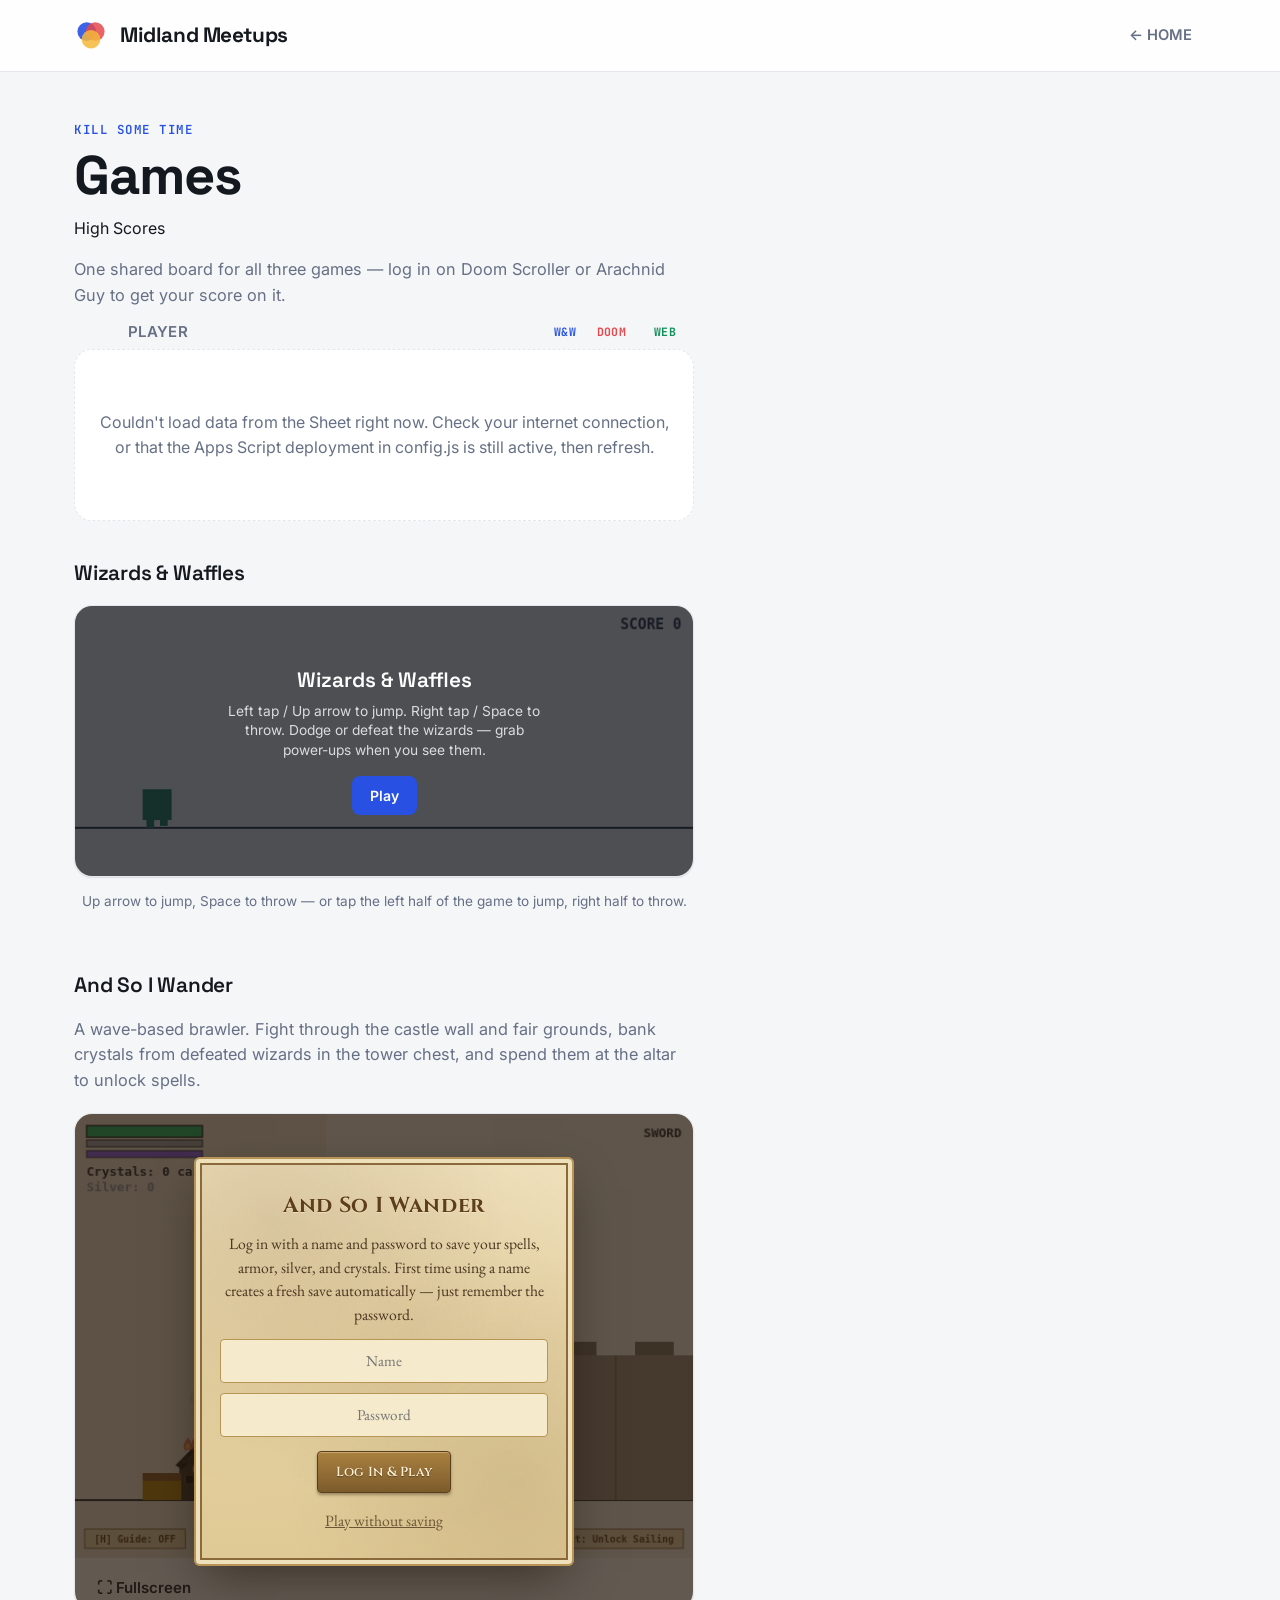
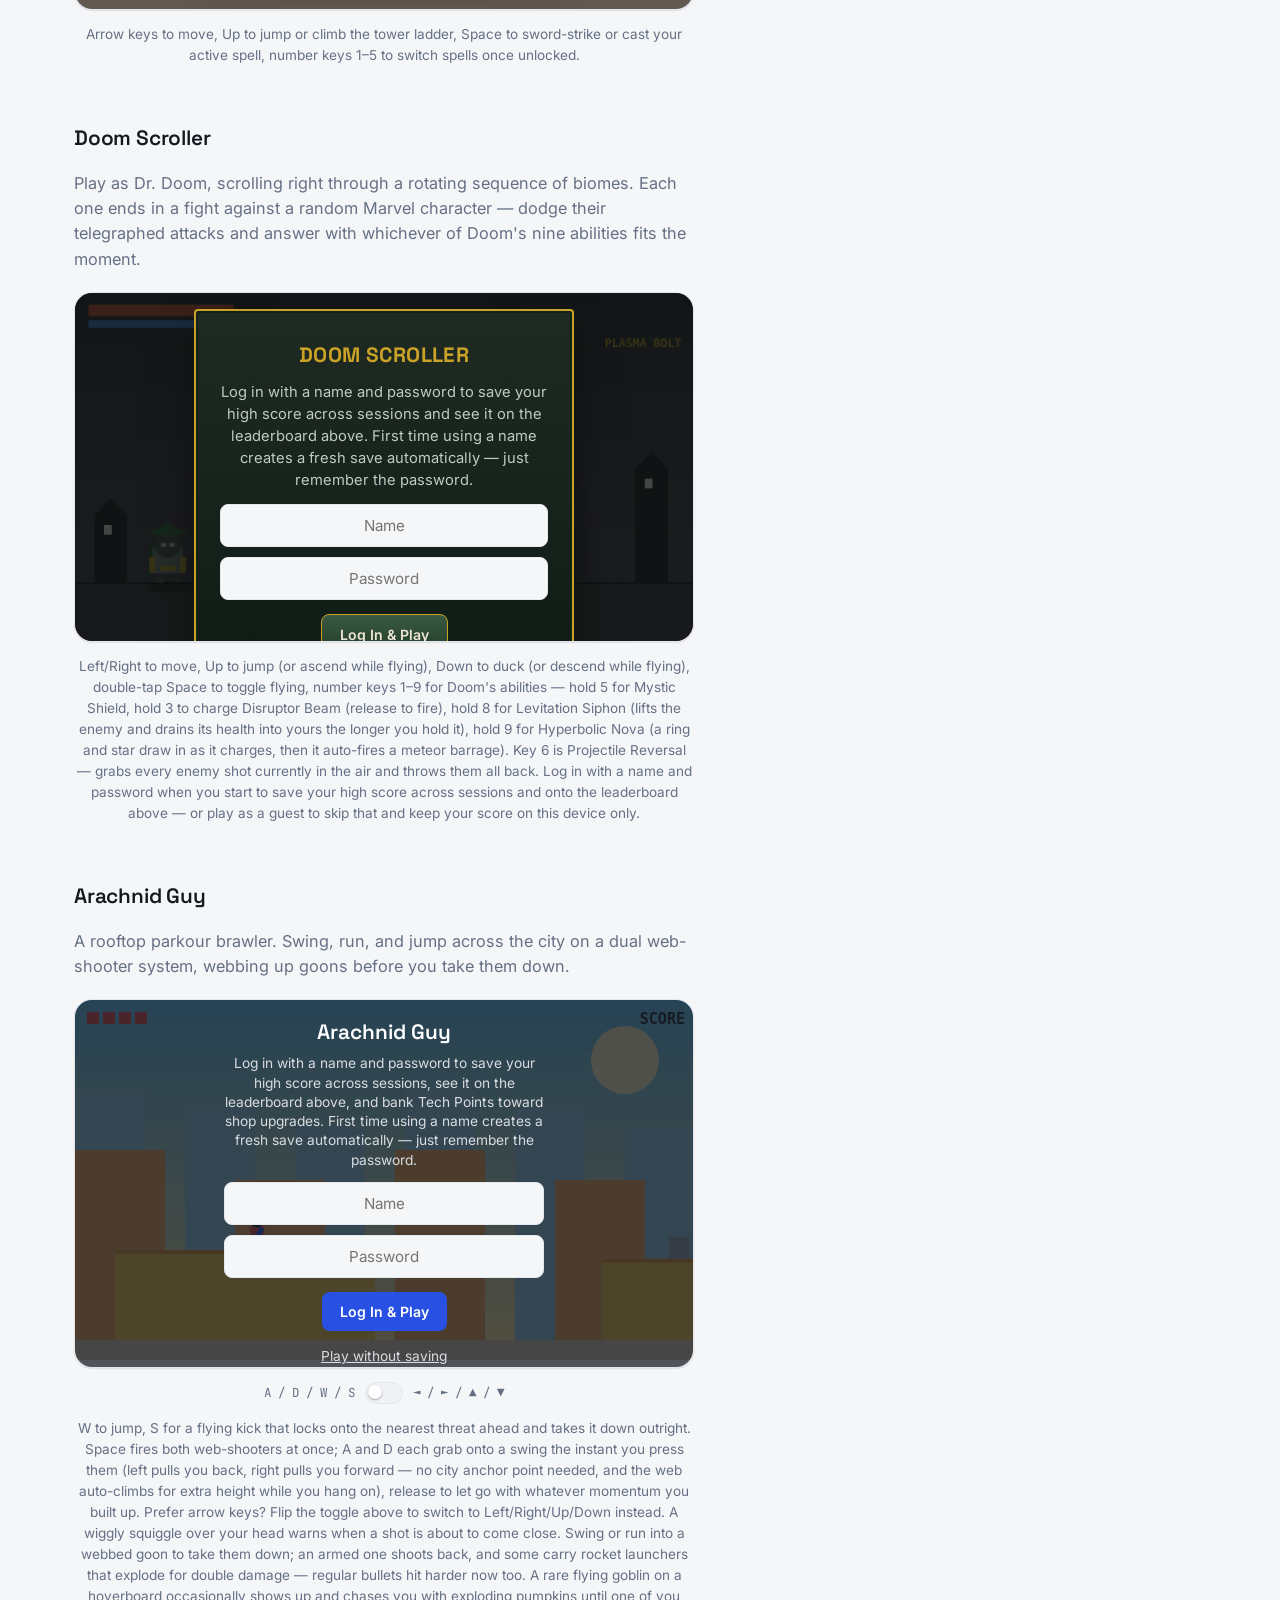
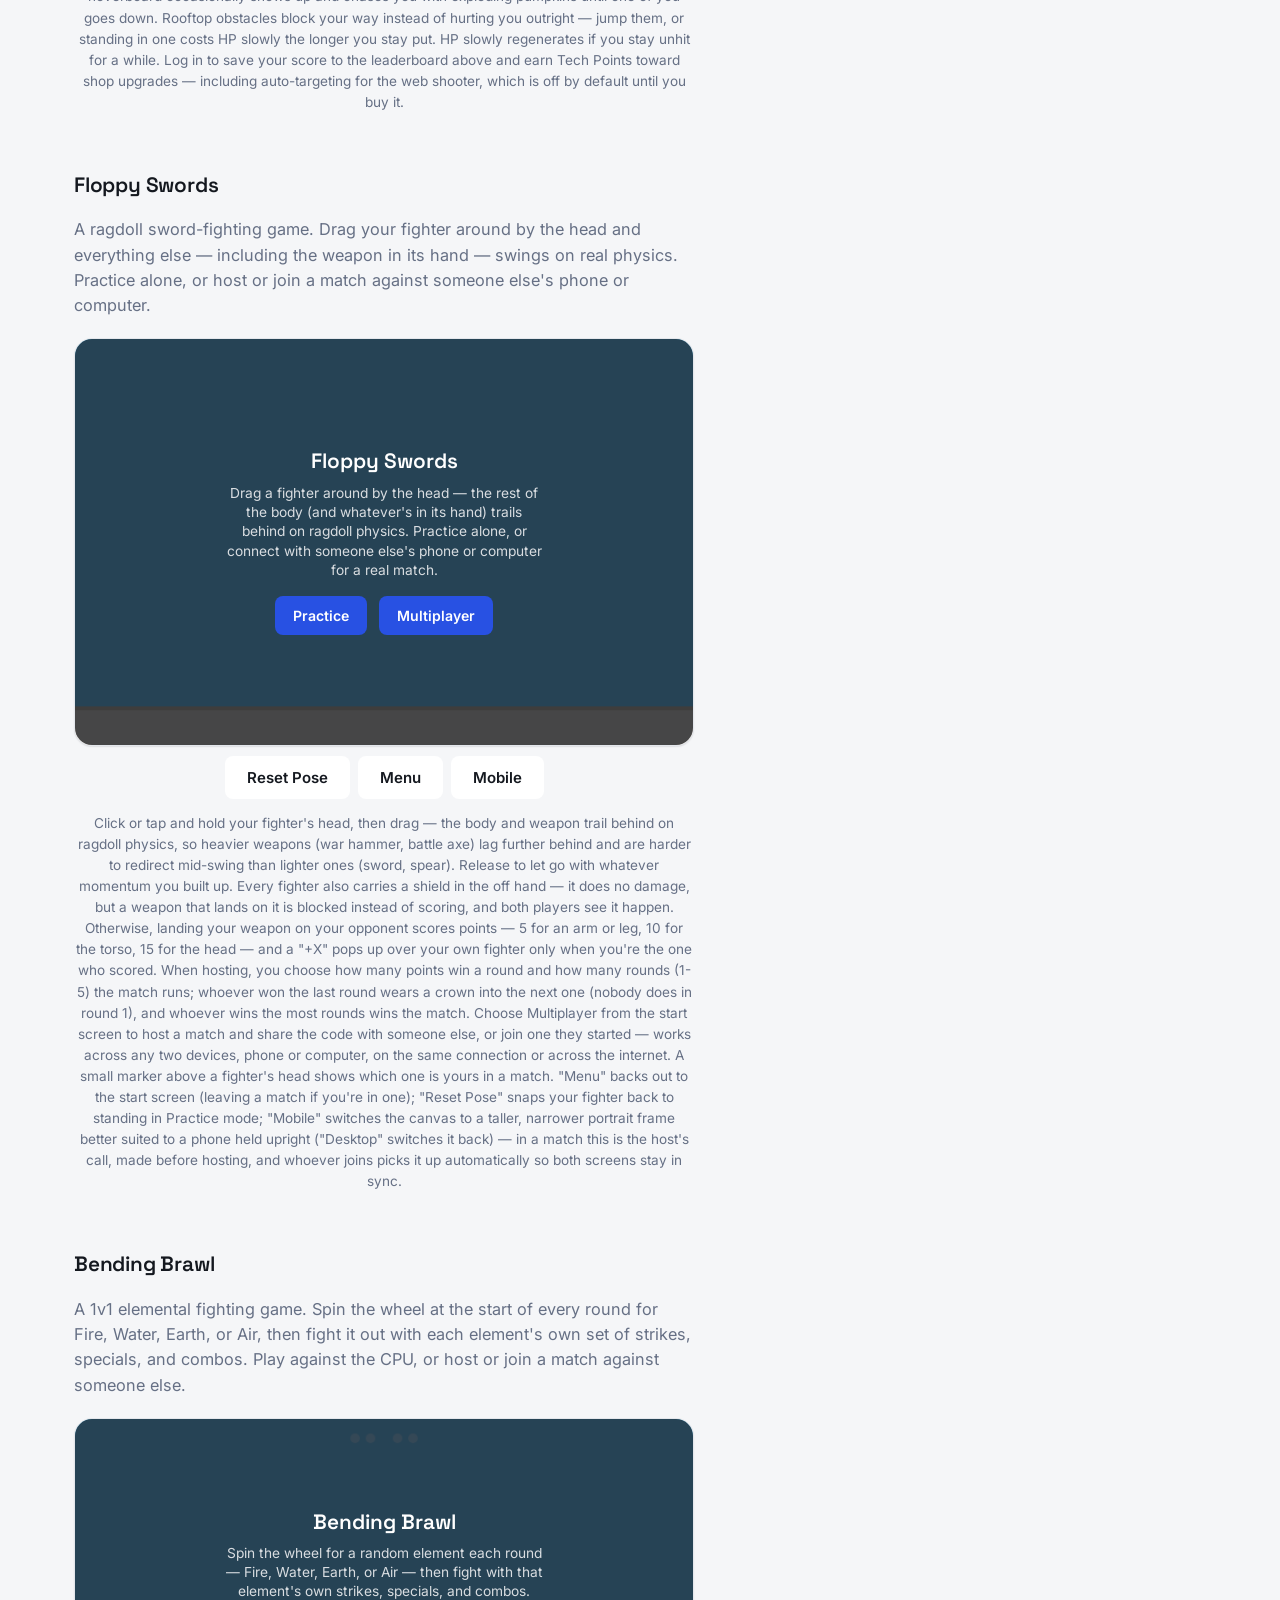
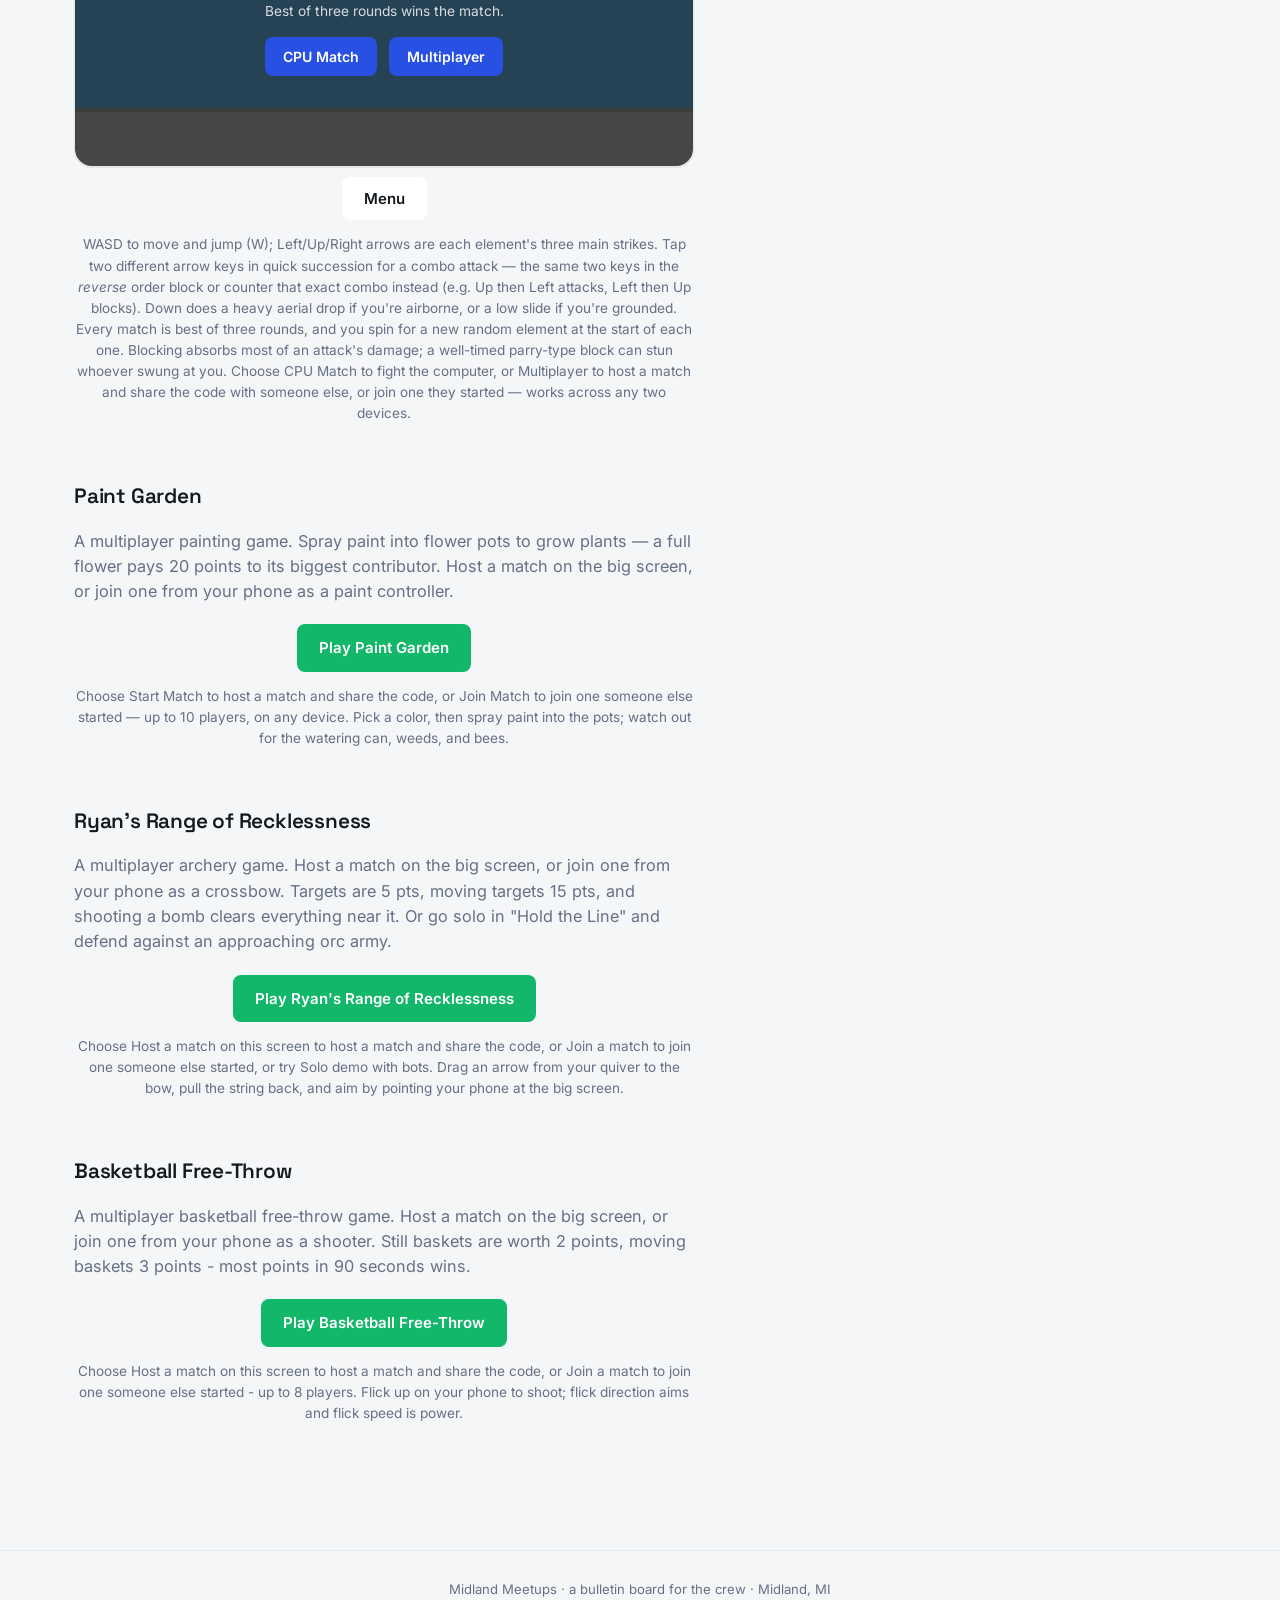
<file: game.html>
<!DOCTYPE html>
<html lang="en">
<head>
<meta charset="UTF-8">
<meta name="viewport" content="width=device-width, initial-scale=1.0">
<title>Games — Midland Meetups</title>
<meta name="description" content="Wizards & Waffles, And So I Wander, Doom Scroller, Arachnid Guy, Floppy Swords, Bending Brawl, and Paint Garden, and Ryan's Range of Recklessness — eight arcade games built for this site.">
<link rel="manifest" href="manifest.webmanifest">
<meta name="theme-color" content="#1B1F2E">
<link rel="icon" href="icon.svg" type="image/svg+xml">
<link rel="stylesheet" href="style.css">
<style>
  /* Fullscreen fix: walter.js fullscreens documentElement, so hide
     everything except the active game while fullscreen is on. */
  body.is-fullscreen .site-header,
  body.is-fullscreen .site-footer { display: none !important; }
  body.is-fullscreen main.page > * { display: none !important; }
  body.is-fullscreen main.page > .game-wrap.fullscreen-active {
    display: block !important;
    margin: 0 auto;
  }
</style>
</head>
<body data-page="game">

<header class="site-header game-header">
  <div class="header-inner">
    <a class="brand" href="https://midland-meetups.vercel.app/">
      <svg class="mark" viewBox="0 0 40 40" xmlns="http://www.w3.org/2000/svg" aria-hidden="true">
        <circle cx="15" cy="16" r="11" fill="#2851E3" opacity="0.9"/>
        <circle cx="25" cy="16" r="11" fill="#E5484D" opacity="0.85"/>
        <circle cx="20" cy="25" r="11" fill="#F6B93B" opacity="0.85"/>
      </svg>
      <span class="brand-title">Midland Meetups</span>
    </a>
    <a class="game-back" href="https://midland-meetups.vercel.app/">← HOME</a>
  </div>
</header>

<main class="page">
  <div class="page-head">
    <div class="page-kicker">Kill some time</div>
    <h1 class="page-title">Games</h1>
    <p class="page-ledeEight arcade games, all built for this site. Wizards &amp; Waffles first, then And So I Wander, then Doom Scroller, then Arachnid Guy, then Floppy Swords, then Bending Brawl, then Paint Garden, then Ryan's Range of Recklessness.</p>
  </div>

  <h2 class="rsvp-section-title" style="margin-top:0;">High Scores</h2>
  <p class="page-lede" style="margin-bottom:12px;">One shared board for all three games — log in on Doom Scroller or Arachnid Guy to get your score on it.</p>
  <div class="leaderboard-header">
    <span class="leaderboard-rank"></span>
    <span class="leaderboard-name">Player</span>
    <span class="leaderboard-scores">
      <span class="leaderboard-score">W&amp;W</span>
      <span class="leaderboard-score leaderboard-score-doom">Doom</span>
      <span class="leaderboard-score leaderboard-score-webrunner">Web</span>
    </span>
  </div>
  <ul class="leaderboard-list" id="leaderboard-list">
    <li class="empty-note">Loading scores…</li>
  </ul>

  <h2 class="rsvp-section-title">Wizards &amp; Waffles</h2>
  <div class="game-wrap">
    <canvas id="game-canvas" width="640" height="280" tabindex="0"></canvas>
    <div class="game-overlay" id="game-overlay">
      <div class="game-overlay-inner" id="game-overlay-inner"></div>
    </div>
  </div>
  <p class="game-instructions">Up arrow to jump, Space to throw — or tap the left half of the game to jump, right half to throw.</p>

  <h2 class="rsvp-section-title" style="margin-top:56px;">And So I Wander</h2>
  <p class="page-lede" style="margin-bottom:20px;">A wave-based brawler. Fight through the castle wall and fair grounds, bank crystals from defeated wizards in the tower chest, and spend them at the altar to unlock spells.</p>
  <div class="game-wrap">
    <canvas id="walter-canvas" width="640" height="460" tabindex="0"></canvas>
    <div class="game-overlay" id="walter-overlay">
      <div class="game-overlay-inner" id="walter-overlay-inner"></div>
    </div>
  </div>
  <p class="game-instructions">Arrow keys to move, Up to jump or climb the tower ladder, Space to sword-strike or cast your active spell, number keys 1–5 to switch spells once unlocked.</p>

  <h2 class="rsvp-section-title" style="margin-top:56px;">Doom Scroller</h2>
  <p class="page-lede" style="margin-bottom:20px;">Play as Dr. Doom, scrolling right through a rotating sequence of biomes. Each one ends in a fight against a random Marvel character — dodge their telegraphed attacks and answer with whichever of Doom's nine abilities fits the moment.</p>
  <div class="game-wrap">
    <canvas id="doom-canvas" width="640" height="360" tabindex="0"></canvas>
    <div class="game-overlay" id="doom-overlay">
      <div class="game-overlay-inner" id="doom-overlay-inner"></div>
    </div>
  </div>
  <p class="game-instructions">Left/Right to move, Up to jump (or ascend while flying), Down to duck (or descend while flying), double-tap Space to toggle flying, number keys 1–9 for Doom's abilities — hold 5 for Mystic Shield, hold 3 to charge Disruptor Beam (release to fire), hold 8 for Levitation Siphon (lifts the enemy and drains its health into yours the longer you hold it), hold 9 for Hyperbolic Nova (a ring and star draw in as it charges, then it auto-fires a meteor barrage). Key 6 is Projectile Reversal — grabs every enemy shot currently in the air and throws them all back. Log in with a name and password when you start to save your high score across sessions and onto the leaderboard above — or play as a guest to skip that and keep your score on this device only.</p>

  <h2 class="rsvp-section-title" style="margin-top:56px;">Arachnid Guy</h2>
  <p class="page-lede" style="margin-bottom:20px;">A rooftop parkour brawler. Swing, run, and jump across the city on a dual web-shooter system, webbing up goons before you take them down.</p>
  <div class="game-wrap">
    <canvas id="webrunner-canvas" width="640" height="360" tabindex="0"></canvas>
    <div class="game-overlay" id="webrunner-overlay">
      <div class="game-overlay-inner" id="webrunner-overlay-inner"></div>
    </div>
  </div>
  <label class="control-toggle" for="webrunner-control-scheme">
    <span class="control-toggle-text">A&nbsp;/&nbsp;D&nbsp;/&nbsp;W&nbsp;/&nbsp;S</span>
    <span class="control-toggle-switch">
      <input type="checkbox" id="webrunner-control-scheme" class="control-toggle-input">
      <span class="control-toggle-track" aria-hidden="true"></span>
    </span>
    <span class="control-toggle-text">◄&nbsp;/&nbsp;►&nbsp;/&nbsp;▲&nbsp;/&nbsp;▼</span>
  </label>
  <p class="game-instructions">W to jump, S for a flying kick that locks onto the nearest threat ahead and takes it down outright. Space fires both web-shooters at once; A and D each grab onto a swing the instant you press them (left pulls you back, right pulls you forward — no city anchor point needed, and the web auto-climbs for extra height while you hang on), release to let go with whatever momentum you built up. Prefer arrow keys? Flip the toggle above to switch to Left/Right/Up/Down instead. A wiggly squiggle over your head warns when a shot is about to come close. Swing or run into a webbed goon to take them down; an armed one shoots back, and some carry rocket launchers that explode for double damage — regular bullets hit harder now too. A rare flying goblin on a hoverboard occasionally shows up and chases you with exploding pumpkins until one of you goes down. Rooftop obstacles block your way instead of hurting you outright — jump them, or standing in one costs HP slowly the longer you stay put. HP slowly regenerates if you stay unhit for a while. Log in to save your score to the leaderboard above and earn Tech Points toward shop upgrades — including auto-targeting for the web shooter, which is off by default until you buy it.</p>

  <h2 class="rsvp-section-title" style="margin-top:56px;">Floppy Swords</h2>
  <p class="page-lede" style="margin-bottom:20px;">A ragdoll sword-fighting game. Drag your fighter around by the head and everything else — including the weapon in its hand — swings on real physics. Practice alone, or host or join a match against someone else's phone or computer.</p>
  <div class="game-wrap" id="floppy-game-wrap">
    <canvas id="floppy-canvas" width="640" height="420" tabindex="0"></canvas>
    <div class="game-overlay" id="floppy-overlay">
      <div class="game-overlay-inner" id="floppy-overlay-inner"></div>
    </div>
  </div>
  <div style="display:flex;gap:8px;justify-content:center;margin:10px 0;">
    <button type="button" class="btn light" id="floppy-reset-btn">Reset Pose</button>
    <button type="button" class="btn light" id="floppy-menu-btn">Menu</button>
    <button type="button" class="btn light" id="floppy-orientation-btn">Mobile</button>
  </div>
  <p class="game-instructions">Click or tap and hold your fighter's head, then drag — the body and weapon trail behind on ragdoll physics, so heavier weapons (war hammer, battle axe) lag further behind and are harder to redirect mid-swing than lighter ones (sword, spear). Release to let go with whatever momentum you built up. Every fighter also carries a shield in the off hand — it does no damage, but a weapon that lands on it is blocked instead of scoring, and both players see it happen. Otherwise, landing your weapon on your opponent scores points — 5 for an arm or leg, 10 for the torso, 15 for the head — and a "+X" pops up over your own fighter only when you're the one who scored. When hosting, you choose how many points win a round and how many rounds (1-5) the match runs; whoever won the last round wears a crown into the next one (nobody does in round 1), and whoever wins the most rounds wins the match. Choose Multiplayer from the start screen to host a match and share the code with someone else, or join one they started — works across any two devices, phone or computer, on the same connection or across the internet. A small marker above a fighter's head shows which one is yours in a match. "Menu" backs out to the start screen (leaving a match if you're in one); "Reset Pose" snaps your fighter back to standing in Practice mode; "Mobile" switches the canvas to a taller, narrower portrait frame better suited to a phone held upright ("Desktop" switches it back) — in a match this is the host's call, made before hosting, and whoever joins picks it up automatically so both screens stay in sync.</p>

  <h2 class="rsvp-section-title" style="margin-top:56px;">Bending Brawl</h2>
  <p class="page-lede" style="margin-bottom:20px;">A 1v1 elemental fighting game. Spin the wheel at the start of every round for Fire, Water, Earth, or Air, then fight it out with each element's own set of strikes, specials, and combos. Play against the CPU, or host or join a match against someone else.</p>
  <div class="game-wrap">
    <canvas id="atla-canvas" width="640" height="360" tabindex="0"></canvas>
    <div class="game-overlay" id="atla-overlay">
      <div class="game-overlay-inner" id="atla-overlay-inner"></div>
    </div>
  </div>
  <div style="display:flex;gap:8px;justify-content:center;margin:10px 0;">
    <button type="button" class="btn light" id="atla-menu-btn">Menu</button>
  </div>
  <p class="game-instructions">WASD to move and jump (W); Left/Up/Right arrows are each element's three main strikes. Tap two different arrow keys in quick succession for a combo attack — the same two keys in the <em>reverse</em> order block or counter that exact combo instead (e.g. Up then Left attacks, Left then Up blocks). Down does a heavy aerial drop if you're airborne, or a low slide if you're grounded. Every match is best of three rounds, and you spin for a new random element at the start of each one. Blocking absorbs most of an attack's damage; a well-timed parry-type block can stun whoever swung at you. Choose CPU Match to fight the computer, or Multiplayer to host a match and share the code with someone else, or join one they started — works across any two devices.</p>

  <h2 class="rsvp-section-title" style="margin-top:56px;">Paint Garden</h2>
  <p class="page-lede" style="margin-bottom:20px;">A multiplayer painting game. Spray paint into flower pots to grow plants — a full flower pays 20 points to its biggest contributor. Host a match on the big screen, or join one from your phone as a paint controller.</p>
  <div style="display:flex;gap:8px;justify-content:center;margin:10px 0;">
    <a class="btn green" href="paint-garden.html">Play Paint Garden</a>
  </div>
  <p class="game-instructions">Choose Start Match to host a match and share the code, or Join Match to join one someone else started — up to 10 players, on any device. Pick a color, then spray paint into the pots; watch out for the watering can, weeds, and bees.</p>
  <h2 class="rsvp-section-title" style="margin-top:56px;">Ryan's Range of Recklessness</h2>
  <p class="page-lede" style="margin-bottom:20px;">A multiplayer archery game. Host a match on the big screen, or join one from your phone as a crossbow. Targets are 5 pts, moving targets 15 pts, and shooting a bomb clears everything near it. Or go solo in "Hold the Line" and defend against an approaching orc army.</p>
  <div style="display:flex;gap:8px;justify-content:center;margin:10px 0;">
      <a class="btn green" href="archery.html">Play Ryan's Range of Recklessness</a>
  </div>
      <p class="game-instructions">Choose Host a match on this screen to host a match and share the code, or Join a match to join one someone else started, or try Solo demo with bots. Drag an arrow from your quiver to the bow, pull the string back, and aim by pointing your phone at the big screen.</p>
      <h2 class="rsvp-section-title" style="margin-top:56px;">Basketball Free-Throw</h2>
      <p class="page-lede" style="margin-bottom:20px;">A multiplayer basketball free-throw game. Host a match on the big screen, or join one from your phone as a shooter. Still baskets are worth 2 points, moving baskets 3 points - most points in 90 seconds wins.</p>
          <div style="display:flex;gap:8px;justify-content:center;margin:10px 0;">
                <a class="btn green" href="freethrow.html">Play Basketball Free-Throw</a>
          </div>
      <p class="game-instructions">Choose Host a match on this screen to host a match and share the code, or Join a match to join one someone else started - up to 8 players. Flick up on your phone to shoot; flick direction aims and flick speed is power.</p>
  
</main>

<footer class="site-footer">
  Midland Meetups &middot; a bulletin board for the crew &middot; Midland, MI
</footer>

<script src="config.js"></script>
<script src="app.js"></script>
<script src="game.js"></script>
<script src="walter.js"></script>
<script src="doom.js"></script>
<script src="webrunner.js"></script>
<script src="floppy.js"></script>
<script src="atla.js"></script>
<script>
  // Registered here (not in a shared file) since only this page has
  // anything worth precaching offline — the other site pages (RSVPs,
  // Chat, etc.) are content that genuinely needs a fresh network fetch
  // every time, not a game that benefits from being installed.
  if ("serviceWorker" in navigator){
    window.addEventListener("load", () => {
      navigator.serviceWorker.register("sw.js").catch((err) => {
        console.warn("[PWA] service worker registration failed:", err);
      });
    });
  }
</script>
<script>
  // Hide the header, footer, leaderboard and all other games while any
  // game is in fullscreen, and restore them when fullscreen exits.
  // The active game is the one last clicked or focused; it falls back
  // to And So I Wander, the only game with a Fullscreen button.
  (function () {
    var lastGameWrap = null;
    function rememberWrap(target) {
      var wrap = target && target.closest ? target.closest(".game-wrap") : null;
      if (wrap) lastGameWrap = wrap;
    }
    document.addEventListener("pointerdown", function (e) { rememberWrap(e.target); }, true);
    document.addEventListener("focusin", function (e) { rememberWrap(e.target); });
    document.addEventListener("fullscreenchange", function () {
      if (document.fullscreenElement) {
        var activeWrap = document.activeElement && document.activeElement.closest
          ? document.activeElement.closest(".game-wrap") : null;
        activeWrap = activeWrap || lastGameWrap ||
          document.querySelector("#walter-canvas").closest(".game-wrap");
        document.body.classList.add("is-fullscreen");
        if (activeWrap) activeWrap.classList.add("fullscreen-active");
      } else {
        document.body.classList.remove("is-fullscreen");
        document.querySelectorAll(".game-wrap.fullscreen-active").forEach(function (wrap) {
          wrap.classList.remove("fullscreen-active");
        });
      }
    });
  })();
</script>
</body>
</html>
</file>
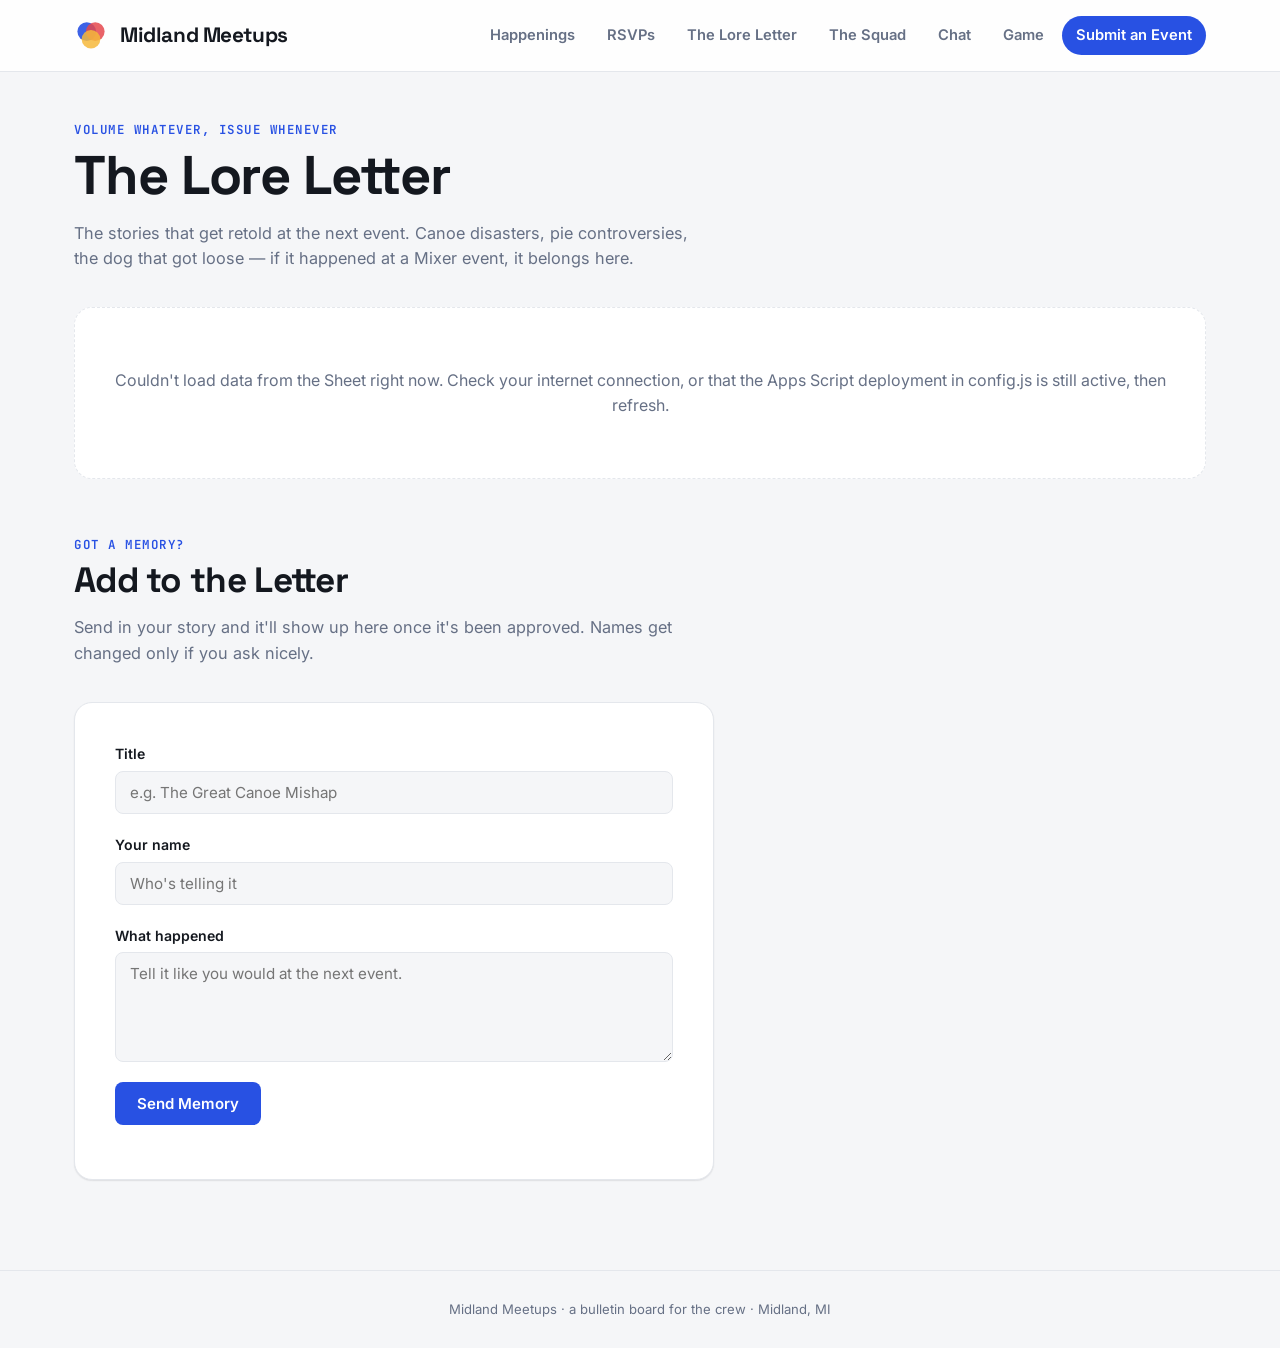
<file: lore.html>
<!DOCTYPE html>
<html lang="en">
<head>
<meta charset="UTF-8">
<meta name="viewport" content="width=device-width, initial-scale=1.0">
<title>The Lore Letter — Midland Meetups</title>
<meta name="description" content="Memories, stories, and lore from past Midland Meetups events.">
<link rel="stylesheet" href="style.css">
</head>
<body>

<header class="site-header">
  <div class="header-inner">
    <a class="brand" href="index.html">
      <svg class="mark" viewBox="0 0 40 40" xmlns="http://www.w3.org/2000/svg" aria-hidden="true">
        <circle cx="15" cy="16" r="11" fill="#2851E3" opacity="0.9"/>
        <circle cx="25" cy="16" r="11" fill="#E5484D" opacity="0.85"/>
        <circle cx="20" cy="25" r="11" fill="#F6B93B" opacity="0.85"/>
      </svg>
      <span class="brand-title">Midland Meetups</span>
    </a>
    <button class="nav-toggle" id="nav-toggle" type="button" aria-expanded="false" aria-controls="main-nav" aria-label="Toggle navigation menu">
      <svg class="icon-menu" viewBox="0 0 24 24" fill="none" stroke="currentColor" stroke-width="2"><path d="M4 6h16M4 12h16M4 18h16"/></svg>
      <svg class="icon-close" viewBox="0 0 24 24" fill="none" stroke="currentColor" stroke-width="2"><path d="M6 6l12 12M18 6L6 18"/></svg>
    </button>
    <nav class="main-nav" id="main-nav" aria-label="Primary">
      <a href="index.html">Happenings</a>
      <a href="rsvps.html">RSVPs</a>
      <a href="lore.html" class="active">The Lore Letter</a>
      <a href="squad.html">The Squad</a>
      <a href="chat.html">Chat</a>
      <a href="submit.html" class="cta">Submit an Event</a>
    </nav>
  </div>
</header>

<main class="page">
  <div class="page-head">
    <div class="page-kicker">Volume whatever, issue whenever</div>
    <h1 class="page-title">The Lore Letter</h1>
    <p class="page-lede">The stories that get retold at the next event. Canoe disasters, pie controversies, the dog that got loose — if it happened at a Mixer event, it belongs here.</p>
  </div>

  <section class="lore-feed" id="lore-feed" aria-label="Memories">
    <p class="empty-note">Loading the archive…</p>
  </section>

  <div class="page-head" style="margin-top:56px;">
    <div class="page-kicker">Got a memory?</div>
    <h2 class="page-title" style="font-size: clamp(1.7rem, 3.5vw, 2.2rem);">Add to the Letter</h2>
    <p class="page-lede">Send in your story and it'll show up here once it's been approved. Names get changed only if you ask nicely.</p>
  </div>

  <form class="form-card" id="memory-form">
    <div class="form-row">
      <label for="mem-title">Title</label>
      <input type="text" id="mem-title" name="title" required placeholder="e.g. The Great Canoe Mishap">
    </div>
    <div class="form-row">
      <label for="mem-author">Your name</label>
      <input type="text" id="mem-author" name="author" required placeholder="Who's telling it">
    </div>
    <div class="form-row">
      <label for="mem-text">What happened</label>
      <textarea id="mem-text" name="text" required placeholder="Tell it like you would at the next event."></textarea>
    </div>
    <button type="submit" class="btn">Send Memory</button>
    <p class="form-note" id="memory-status"></p>
  </form>
</main>

<footer class="site-footer">
  Midland Meetups &middot; a bulletin board for the crew &middot; Midland, MI
</footer>

<script src="config.js"></script>
<script src="app.js"></script>
</body>
</html>
</file>
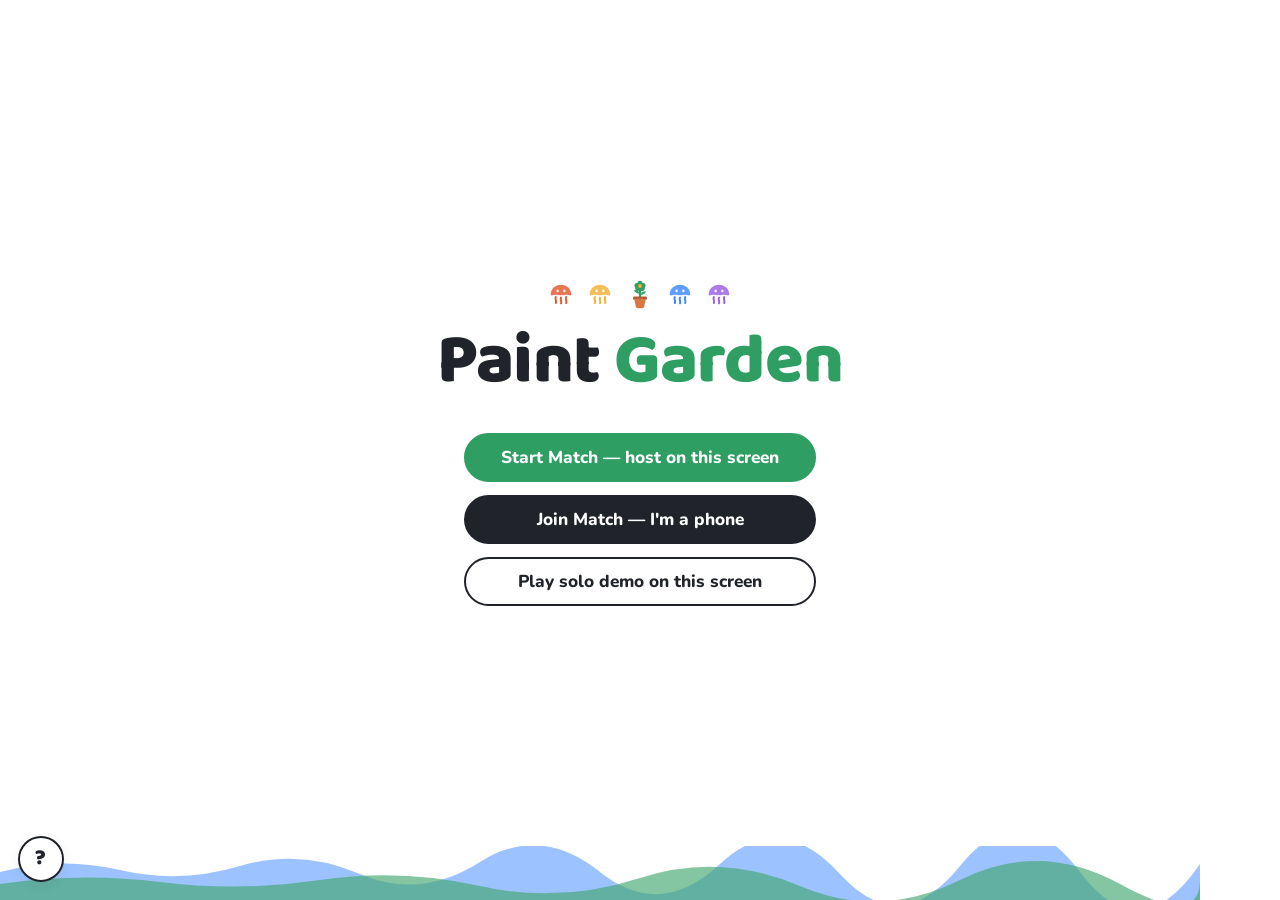
<file: paint-garden.html>
<!doctype html>
<html lang="en">
  <head>
    <meta charset="utf-8" />
    <meta name="viewport" content="width=device-width, initial-scale=1, viewport-fit=cover" />
    <meta name="color-scheme" content="light" />
    <link rel="icon" href="data:," />
    <title>Paint Garden</title>
    <link rel="preconnect" href="https://fonts.googleapis.com" />
    <link rel="preconnect" href="https://fonts.gstatic.com" crossorigin />
    <link href="https://fonts.googleapis.com/css2?family=Baloo+2:wght@500;600;700;800&family=Nunito:ital,wght@0,400;0,600;0,700;0,800;1,600&display=swap" rel="stylesheet" />
    <style>
      :root{
        --ink:#20242a;
        --ink-soft:#5b6470;
        --line:#e7e4de;
        --paper:#ffffff;
        --wash:#f7f5f1;
        --leaf:#2f9e63;
        --leaf-dark:#227a4b;
        --danger:#d9534f;
        --shadow:0 10px 30px rgba(32,36,42,.10);
        --shadow-sm:0 3px 12px rgba(32,36,42,.08);
      }
      *{ box-sizing:border-box; }
      html,body{ height:100%; }
      body{
        margin:0; background:var(--paper); color:var(--ink);
        font-family:"Nunito",system-ui,-apple-system,sans-serif;
        -webkit-font-smoothing:antialiased;
        overflow-x:hidden;
      }
      h1,h2,h3,.display{ font-family:"Baloo 2","Nunito",sans-serif; }
      button{ font-family:inherit; cursor:pointer; }
      button, [role="button"], select, summary, input:not([type="checkbox"],[type="radio"]) { min-height:2.25rem; }
      .hidden{ display:none !important; }

      /* ---------- generic ---------- */
      .btn{
        display:inline-flex; align-items:center; justify-content:center; gap:.5rem;
        border:2px solid var(--ink); background:var(--ink); color:#fff;
        font-weight:800; font-size:1rem; padding:.7rem 1.4rem; border-radius:999px;
        transition:transform .08s ease, background .15s ease, color .15s ease;
        min-height:3rem;
      }
      .btn:hover{ transform:translateY(-1px); }
      .btn:active{ transform:translateY(1px); }
      .btn.ghost{ background:#fff; color:var(--ink); }
      .btn.ghost:hover{ background:var(--wash); }
      .btn.leaf{ background:var(--leaf); border-color:var(--leaf); }
      .btn.leaf:hover{ background:var(--leaf-dark); border-color:var(--leaf-dark); }
      .btn.small{ min-height:2.5rem; padding:.45rem 1rem; font-size:.9rem; }
      .btn[disabled]{ opacity:.38; pointer-events:none; }
      .field{ display:block; text-align:left; margin:0 0 1rem; }
      .field span{ display:block; font-weight:800; font-size:.82rem; letter-spacing:.04em; text-transform:uppercase; color:var(--ink-soft); margin-bottom:.35rem; }
      .field input[type="text"]{
        width:100%; border:2px solid var(--line); border-radius:14px; padding:.7rem .9rem;
        font-size:1.1rem; font-weight:700; font-family:inherit; color:var(--ink); background:#fff;
        outline:none;
      }
      .field input[type="text"]:focus{ border-color:var(--ink); }
      .note{ color:var(--ink-soft); font-size:.92rem; line-height:1.45; }
      .err{ color:var(--danger); font-weight:700; font-size:.92rem; min-height:1.3em; }
      .pill{
        display:inline-flex; align-items:center; gap:.45rem; background:#fff; border:1.5px solid var(--line);
        border-radius:999px; padding:.35rem .8rem; font-weight:800; font-size:.85rem; box-shadow:var(--shadow-sm);
      }
      .dot{ width:.8rem; height:.8rem; border-radius:50%; flex:none; box-shadow:inset 0 0 0 2px rgba(0,0,0,.08); }

      /* ---------- home ---------- */
      #view-home{
        min-height:100dvh; display:flex; flex-direction:column; align-items:center; justify-content:center;
        padding:2rem 1.25rem 3rem; text-align:center; position:relative;
      }
      .home-drips{ position:absolute; inset:auto 0 0 0; height:54px; pointer-events:none; opacity:.9; }
      .wordmark{ font-size:clamp(2.6rem,8vw,4.4rem); font-weight:800; line-height:1; letter-spacing:-.01em; margin:0; }
      .wordmark .g{ color:var(--leaf); }
      .home-actions{ display:flex; flex-direction:column; gap:.8rem; margin-top:2.2rem; width:min(22rem,100%); }
      .home-actions .btn{ width:100%; font-size:1.08rem; }
      /* "?" help button — fixed to the home screen's bottom-left corner */
      .help-btn{
        position:absolute; left:1.1rem; bottom:1.1rem; z-index:6;
        width:2.9rem; height:2.9rem; min-height:2.9rem; border-radius:50%;
        border:2px solid var(--ink); background:#fff; color:var(--ink);
        font-family:"Baloo 2","Nunito",sans-serif; font-size:1.35rem; font-weight:800; line-height:1;
        box-shadow:var(--shadow-sm); display:flex; align-items:center; justify-content:center;
      }
      .help-btn:hover{ background:var(--wash); }
      .help-btn:active{ transform:translateY(1px); }
      .help-overlay{
        position:fixed; inset:0; z-index:20; display:flex; align-items:center; justify-content:center;
        background:rgba(255,255,255,.8); padding:1rem;
      }
      .help-panel{
        width:min(34rem,100%); max-height:88dvh; overflow:auto; text-align:left;
        background:#fff; border:1.5px solid var(--line); border-radius:24px;
        box-shadow:var(--shadow); padding:1.4rem 1.4rem 1.5rem; position:relative;
      }
      .help-panel h3{ margin:.1rem 2.4rem .6rem 0; font-size:1.3rem; }
      .help-panel ul{ margin:0; padding-left:1.15rem; color:var(--ink-soft); line-height:1.55; font-size:.97rem; }
      .help-panel ul li{ margin-bottom:.35rem; }
      .help-close{
        position:absolute; top:.7rem; right:.7rem; width:2.4rem; height:2.4rem; min-height:2.4rem;
        border-radius:50%; border:2px solid var(--line); background:#fff; color:var(--ink);
        font-size:1.05rem; font-weight:800; line-height:1; display:flex; align-items:center; justify-content:center;
      }
      .help-close:hover{ background:var(--wash); }
      .splat-row{ display:flex; gap:.55rem; justify-content:center; align-items:flex-end; margin-bottom:1.1rem; }
      .logo-jelly{ width:30px; height:30px; flex:none; display:block; animation:logo-bob 2.6s ease-in-out infinite; }
      .logo-jelly:nth-child(2){ animation-delay:.35s; }
      .logo-jelly:nth-child(4){ animation-delay:.7s; }
      .logo-jelly:nth-child(5){ animation-delay:1.05s; }
      .logo-plant{ width:32px; height:32px; flex:none; display:block; }
      @keyframes logo-bob{ 0%,100%{ transform:translateY(0); } 50%{ transform:translateY(-2.5px); } }

      /* ---------- join ---------- */
      .center-wrap{ min-height:100dvh; display:flex; align-items:flex-start; justify-content:center; padding:1.4rem 1rem 3rem; }
      .card{
        width:min(26rem,100%); background:#fff; border:1.5px solid var(--line); border-radius:24px;
        box-shadow:var(--shadow); padding:1.5rem 1.4rem 1.6rem;
      }
      .card h2{ margin:.1rem 0 .3rem; font-size:1.7rem; }
      .card .sub{ color:var(--ink-soft); margin:0 0 1.2rem; line-height:1.45; }
      .backlink{
        display:inline-flex; align-items:center; gap:.3rem; background:none; border:none; color:var(--ink-soft);
        font-weight:800; font-size:.9rem; padding:.4rem .2rem; min-height:2.25rem;
      }
      .backlink:hover{ color:var(--ink); }
      .code-input{ text-transform:uppercase; letter-spacing:.35em; text-align:center; font-size:1.5rem !important; }
      #wheel-wrap{ display:flex; flex-direction:column; align-items:center; gap:.6rem; margin:.4rem 0 1rem; }
      #wheel{ touch-action:none; cursor:pointer; }
      .swatches{ display:flex; flex-wrap:wrap; gap:.5rem; justify-content:center; }
      .swatch{
        width:2.4rem; height:2.4rem; border-radius:50%; border:3px solid transparent; padding:0;
        box-shadow:inset 0 0 0 2px rgba(0,0,0,.07);
      }
      .swatch.sel{ border-color:var(--ink); }
      .swatch.taken{ opacity:.22; pointer-events:none; }
      .color-preview{ display:flex; align-items:center; gap:.6rem; font-weight:800; }
      .color-preview .big-dot{ width:2rem; height:2rem; border-radius:50%; box-shadow:inset 0 0 0 2px rgba(0,0,0,.08); }

      /* ---------- arena (host) ---------- */
      #view-arena{ min-height:100dvh; display:flex; flex-direction:column; background:#fff; }
      .arena-topbar{
        display:flex; align-items:center; gap:.6rem; flex-wrap:wrap; padding:.55rem .8rem;
        border-bottom:1.5px solid var(--line);
      }
      .arena-topbar .spacer{ flex:1; }
      #arena-wrap{ position:relative; flex:1; min-height:0; }
      #game-canvas{ position:absolute; inset:0; width:100%; height:100%; display:block; background:#fff; touch-action:none; }
      #score-panel{
        position:absolute; top:.7rem; left:.7rem; width:16.5rem; max-width:62vw;
        background:rgba(255,255,255,.92); border:1.5px solid var(--line); border-radius:16px;
        padding:.6rem .75rem; box-shadow:var(--shadow-sm); backdrop-filter:blur(3px);
      }
      #score-panel h3{ margin:0 0 .35rem; font-size:.95rem; display:flex; justify-content:space-between; align-items:baseline; }
      #score-panel h3 .goal{ font-family:"Nunito"; font-size:.72rem; color:var(--ink-soft); font-weight:700; }
      .score-row{ display:flex; align-items:center; gap:.5rem; padding:.22rem 0; font-weight:700; font-size:.92rem; }
      .score-row .nm{ flex:1; white-space:nowrap; overflow:hidden; text-overflow:ellipsis; }
      .score-row .team-n{ color:var(--ink-soft); font-size:.75rem; font-weight:700; }
      .score-row .pts{ font-family:"Baloo 2"; font-size:1.05rem; }
      .score-row.leader .nm{ font-weight:800; }
      #event-pill{
        position:absolute; top:.7rem; right:.7rem; max-width:min(24rem,70vw);
        transition:opacity .4s ease;
      }
      .overlay-card{
        position:absolute; inset:0; display:flex; align-items:center; justify-content:center;
        background:rgba(255,255,255,.78); padding:1rem; z-index:5;
      }
      .overlay-inner{
        width:min(30rem,100%); background:#fff; border:1.5px solid var(--line); border-radius:24px;
        box-shadow:var(--shadow); padding:1.6rem 1.5rem; text-align:center; max-height:92%; overflow:auto;
      }
      .overlay-inner h2{ margin:.2rem 0 .4rem; font-size:2rem; }
      .lobby-code{ font-family:"Baloo 2"; font-size:3rem; letter-spacing:.3em; font-weight:800; margin:.4rem 0 .2rem; text-indent:.3em; }
      .player-chips{ display:flex; flex-wrap:wrap; gap:.5rem; justify-content:center; margin:1rem 0; min-height:2.2rem; }
      .chip{
        display:inline-flex; align-items:center; gap:.45rem; border:1.5px solid var(--line); background:#fff;
        border-radius:999px; padding:.35rem .8rem .35rem .45rem; font-weight:800; font-size:.92rem;
      }
      .chip .crown{ font-size:.8rem; }
      .btn-row{ display:flex; gap:.6rem; flex-wrap:wrap; justify-content:center; margin-top:1rem; }
      .standings{ text-align:left; margin:1rem auto 0; max-width:20rem; }
      .standings .score-row{ border-bottom:1px dashed var(--line); padding:.4rem 0; }

      /* solo / local pad on arena */
      #local-pad{
        position:absolute; left:0; right:0; bottom:0; z-index:4; pointer-events:none;
        display:flex; justify-content:space-between; align-items:flex-end; padding:0 1rem 4.2rem;
      }
      #local-pad > *{ pointer-events:auto; }

      /* ---------- controller ---------- */
      #view-controller{ min-height:100dvh; display:flex; flex-direction:column; background:#fff; position:relative; }
      .ctrl-name{ text-align:center; padding:1rem 1rem .2rem; }
      .ctrl-name h2{ margin:0; font-size:1.6rem; line-height:1.1; }
      .ctrl-name .team-line{ color:var(--ink-soft); font-weight:700; font-size:.9rem; margin-top:.15rem; min-height:1.2em; }
      #ctrl-status{
        margin:.7rem auto 0; max-width:22rem; text-align:center; color:var(--ink-soft);
        font-weight:700; font-size:.95rem; padding:0 1rem; min-height:1.4em;
      }
      .ctrl-mid{ flex:1; display:flex; align-items:center; justify-content:space-between; padding:1rem 1.2rem 1.4rem; gap:1rem; }
      .joystick{
        position:relative; width:9.5rem; height:9.5rem; border-radius:50%; flex:none;
        background:var(--wash); border:2px solid var(--line); touch-action:none;
      }
      .joystick .knob{
        position:absolute; left:50%; top:50%; width:4.2rem; height:4.2rem; border-radius:50%;
        background:#fff; border:2px solid var(--ink); box-shadow:var(--shadow-sm);
        transform:translate(-50%,-50%); pointer-events:none;
      }
      .joystick .ring-label{
        position:absolute; inset:auto 0 -1.7rem 0; text-align:center; color:var(--ink-soft);
        font-weight:800; font-size:.78rem; letter-spacing:.08em; text-transform:uppercase;
      }
      #shoot-btn{
        width:7.2rem; height:7.2rem; border-radius:50%; flex:none; border:3px solid var(--ink);
        color:#fff; font-family:"Baloo 2"; font-size:1.35rem; font-weight:800; letter-spacing:.03em;
        box-shadow:var(--shadow); touch-action:none; user-select:none; -webkit-user-select:none;
      }
      #shoot-btn.pressed{ transform:scale(.93); filter:brightness(.92); }
      #pad-shoot{
        width:6rem; height:6rem; border-radius:50%; border:3px solid var(--ink);
        color:#fff; font-family:"Baloo 2"; font-size:1.15rem; font-weight:800;
        box-shadow:var(--shadow); touch-action:none; user-select:none; -webkit-user-select:none;
      }
      #pad-shoot.pressed{ transform:scale(.93); filter:brightness(.92); }
      .colorbar-zone{ padding:0 1rem calc(.9rem + env(safe-area-inset-bottom)); }
      .colorbar-label{ text-align:center; color:var(--ink-soft); font-weight:800; font-size:.75rem; letter-spacing:.08em; text-transform:uppercase; margin-bottom:.4rem; }
      .colorbar-label .val{ color:var(--ink); letter-spacing:0; text-transform:none; }
      /* paint supply bar — separate from the color/health bar below it */
      .supply-zone{ margin-bottom:.95rem; }
      #supplybar{
        height:1.15rem; border-radius:999px; border:2px solid var(--ink); overflow:hidden;
        background:repeating-linear-gradient(45deg,#f1eee8 0 8px,#e9e5dc 8px 16px);
      }
      #supply-fill{ height:100%; width:100%; transition:width .15s linear; }
      #supplybar.empty #supply-fill{ transition:width .15s linear; }
      .supply-note{ text-align:center; color:var(--danger); font-weight:800; font-size:.8rem; min-height:1.1em; margin-top:.3rem; }
      /* supply bar for the on-screen (host/local) player */
      #local-supply{
        position:absolute; left:50%; transform:translateX(-50%); bottom:.7rem; z-index:4;
        width:min(22rem,58vw); background:rgba(255,255,255,.92); border:1.5px solid var(--line);
        border-radius:14px; padding:.45rem .7rem .55rem; box-shadow:var(--shadow-sm);
      }
      #local-supply .colorbar-label{ margin-bottom:.3rem; }
      #local-supplybar{ height:.95rem; border-radius:999px; border:2px solid var(--ink); overflow:hidden; background:#f1eee8; }
      #local-supply-fill{ height:100%; width:100%; transition:width .15s linear; }
      #shoot-btn.no-paint, #pad-shoot.no-paint{ filter:grayscale(.35) brightness(.88); }
      #colorbar{
        height:2rem; border-radius:999px; border:2px solid var(--ink); overflow:hidden; display:flex; background:#fff;
      }
      #colorbar .seg-own{ height:100%; transition:width .25s ease; }
      #colorbar .seg-foreign{ height:100%; transition:width .25s ease; }
      #ctrl-score{ text-align:center; font-weight:800; margin-top:.55rem; color:var(--ink); }
      #ctrl-score .sub2{ display:block; color:var(--ink-soft); font-size:.82rem; font-weight:700; }
      .ctrl-top-actions{ position:absolute; top:.4rem; right:.4rem; }

      /* ---------- controller: landscape-first layout ----------
         The phone controller is built for landscape: name top-center,
         joystick left, PAINT right, supply + color bars along the bottom
         edge. In portrait a friendly rotate prompt covers the controls. */
      .rotate-prompt{ display:none; }
      .rotate-prompt .rotate-title{ font-family:"Baloo 2","Nunito",sans-serif; font-size:1.5rem; font-weight:800; margin:.4rem 0 0; }
      .rotate-prompt .rotate-sub{ color:var(--ink-soft); font-weight:700; font-size:.95rem; line-height:1.45; margin:0; max-width:17rem; }
      .rotate-icon{ animation:rotate-nudge 2.2s ease-in-out infinite; transform-origin:50% 50%; }
      @keyframes rotate-nudge{ 0%,55%,100%{ transform:rotate(0deg); } 75%{ transform:rotate(90deg); } }
      @media (orientation: portrait) and (max-width: 1024px){
        .rotate-prompt{
          display:flex; position:absolute; inset:0; z-index:10; background:#fff;
          flex-direction:column; align-items:center; justify-content:center; gap:.55rem;
          text-align:center; padding:2rem 1.5rem;
        }
      }
      @media (orientation: landscape){
        #view-controller{ height:100dvh; overflow:hidden; }
        .ctrl-name{ padding:.45rem 3.5rem 0; }
        .ctrl-name h2{ font-size:1.25rem; }
        .ctrl-name .team-line{ font-size:.8rem; }
        #ctrl-status{ margin-top:.3rem; font-size:.85rem; min-height:1.2em; }
        .ctrl-mid{ padding:.3rem 1.8rem .6rem; }
        .joystick{ width:min(9rem, 46vh); height:min(9rem, 46vh); }
        .joystick .knob{ width:min(4.2rem, 21vh); height:min(4.2rem, 21vh); }
        .joystick .ring-label{ inset:auto 0 -1.3rem 0; }
        #shoot-btn{ width:min(6.6rem, 40vh); height:min(6.6rem, 40vh); font-size:1.15rem; }
        .colorbar-zone{ padding:0 1rem calc(.55rem + env(safe-area-inset-bottom)); }
        .supply-zone{ margin-bottom:.55rem; }
        #supplybar{ height:.95rem; }
        #colorbar{ height:1.5rem; }
        .colorbar-label{ margin-bottom:.25rem; }
        #ctrl-score{ margin-top:.35rem; font-size:.9rem; }
      }

      @media (max-width:560px){
        .ctrl-mid{ padding:1rem .8rem 2rem; }
        .joystick{ width:8.4rem; height:8.4rem; }
        #shoot-btn{ width:6.4rem; height:6.4rem; }
        #score-panel{ width:13.5rem; }
        #local-pad{ padding-bottom:3.6rem; }
      }
      @media (prefers-reduced-motion: reduce){
        .btn{ transition:none; }
        .logo-jelly{ animation:none; }
        .rotate-icon{ animation:none; }
      }
    </style>
  </head>
  <body>

    <!-- ================= HOME ================= -->
    <section id="view-home">
      <div class="splat-row" aria-hidden="true">
        <svg class="logo-jelly" style="color:#e4572e" viewBox="0 0 32 32" fill="none" aria-hidden="true"><path d="M5 16c0-6.6 4.9-11 11-11s11 4.4 11 11c-1.8 1.3-3.6-1-5.5 0-1.8-1.1-3.7 1.3-5.5 0-1.8 1.3-3.7-1.1-5.5 0C8.6 15 6.8 17.3 5 16Z" fill="currentColor" fill-opacity=".82"/><circle cx="12.4" cy="11.6" r="1.35" fill="#fff" fill-opacity=".9"/><circle cx="19.6" cy="11.6" r="1.35" fill="#fff" fill-opacity=".9"/><path d="M10.5 18.2c-1.4 2.8 1.3 3.8 0 6.4M16 18.7c-1.4 2.8 1.3 3.8 0 6.2M21.5 18.2c-1.4 2.8 1.3 3.8 0 6.4" stroke="currentColor" stroke-width="2.1" stroke-linecap="round"/></svg>
        <svg class="logo-jelly" style="color:#f2b134" viewBox="0 0 32 32" fill="none" aria-hidden="true"><path d="M5 16c0-6.6 4.9-11 11-11s11 4.4 11 11c-1.8 1.3-3.6-1-5.5 0-1.8-1.1-3.7 1.3-5.5 0-1.8 1.3-3.7-1.1-5.5 0C8.6 15 6.8 17.3 5 16Z" fill="currentColor" fill-opacity=".82"/><circle cx="12.4" cy="11.6" r="1.35" fill="#fff" fill-opacity=".9"/><circle cx="19.6" cy="11.6" r="1.35" fill="#fff" fill-opacity=".9"/><path d="M10.5 18.2c-1.4 2.8 1.3 3.8 0 6.4M16 18.7c-1.4 2.8 1.3 3.8 0 6.2M21.5 18.2c-1.4 2.8 1.3 3.8 0 6.4" stroke="currentColor" stroke-width="2.1" stroke-linecap="round"/></svg>
        <svg class="logo-plant" viewBox="0 0 32 32" fill="none" aria-hidden="true"><path d="M16 19v-6.2" stroke="#2f9e63" stroke-width="2.3" stroke-linecap="round"/><path d="M15.8 15.4c-2.9.3-4.9-.9-5.8-3.4 2.9-.3 4.9.9 5.8 3.4Z" fill="#2f9e63"/><path d="M16.2 16.8c2.9.3 4.9-.9 5.8-3.4-2.9-.3-4.9.9-5.8 3.4Z" fill="#35b06c"/><g fill="#2f9e63"><circle cx="16" cy="5.2" r="2.5"/><circle cx="12.9" cy="7.6" r="2.5"/><circle cx="19.1" cy="7.6" r="2.5"/><circle cx="13.8" cy="10.6" r="2.5"/><circle cx="18.2" cy="10.6" r="2.5"/></g><circle cx="16" cy="8" r="1.9" fill="#f2b134"/><rect x="9" y="18.6" width="14" height="3.1" rx="1.2" fill="#b85c33"/><path d="M10.4 21.7h11.2l-1.4 6.9a2 2 0 0 1-2 1.6h-4.4a2 2 0 0 1-2-1.6l-1.4-6.9Z" fill="#d97742"/></svg>
        <svg class="logo-jelly" style="color:#3a86ff" viewBox="0 0 32 32" fill="none" aria-hidden="true"><path d="M5 16c0-6.6 4.9-11 11-11s11 4.4 11 11c-1.8 1.3-3.6-1-5.5 0-1.8-1.1-3.7 1.3-5.5 0-1.8 1.3-3.7-1.1-5.5 0C8.6 15 6.8 17.3 5 16Z" fill="currentColor" fill-opacity=".82"/><circle cx="12.4" cy="11.6" r="1.35" fill="#fff" fill-opacity=".9"/><circle cx="19.6" cy="11.6" r="1.35" fill="#fff" fill-opacity=".9"/><path d="M10.5 18.2c-1.4 2.8 1.3 3.8 0 6.4M16 18.7c-1.4 2.8 1.3 3.8 0 6.2M21.5 18.2c-1.4 2.8 1.3 3.8 0 6.4" stroke="currentColor" stroke-width="2.1" stroke-linecap="round"/></svg>
        <svg class="logo-jelly" style="color:#9b5de5" viewBox="0 0 32 32" fill="none" aria-hidden="true"><path d="M5 16c0-6.6 4.9-11 11-11s11 4.4 11 11c-1.8 1.3-3.6-1-5.5 0-1.8-1.1-3.7 1.3-5.5 0-1.8 1.3-3.7-1.1-5.5 0C8.6 15 6.8 17.3 5 16Z" fill="currentColor" fill-opacity=".82"/><circle cx="12.4" cy="11.6" r="1.35" fill="#fff" fill-opacity=".9"/><circle cx="19.6" cy="11.6" r="1.35" fill="#fff" fill-opacity=".9"/><path d="M10.5 18.2c-1.4 2.8 1.3 3.8 0 6.4M16 18.7c-1.4 2.8 1.3 3.8 0 6.2M21.5 18.2c-1.4 2.8 1.3 3.8 0 6.4" stroke="currentColor" stroke-width="2.1" stroke-linecap="round"/></svg>
      </div>
      <h1 class="wordmark">Paint <span class="g">Garden</span></h1>
      <div class="home-actions">
        <button class="btn leaf" id="btn-start-match" type="button">Start Match — host on this screen</button>
        <button class="btn" id="btn-join-match" type="button">Join Match — I'm a phone</button>
        <button class="btn ghost" id="btn-demo" type="button">Play solo demo on this screen</button>
      </div>
      <button class="help-btn" id="btn-help" type="button" aria-label="How Paint Garden works" aria-haspopup="dialog">?</button>
      <div class="help-overlay hidden" id="help-overlay" role="dialog" aria-modal="true" aria-labelledby="help-title">
        <div class="help-panel">
          <button class="help-close" id="btn-help-close" type="button" aria-label="Close help">✕</button>
          <h3 id="help-title">How a match works</h3>
          <ul>
            <li>Host opens <strong>Start Match</strong> on the laptop and shares the 4-letter code.</li>
            <li>Up to 10 players open <strong>Join Match</strong> on their phones, enter a name, and pick a color on the wheel. Colors are unique — no duplicates.</li>
            <li><strong>Hold</strong> the paint button to spray a liquid stream that arcs where you're moving; a quick <strong>tap</strong> lobs a single paint ball worth 3 units. Your paint supply holds <strong>100 units</strong>: the stream drains 3 per second, a ball costs 3, and the supply refills at 1 per second. Empty means no spraying until it refills.</li>
            <li>Spray paint into the flower pots to grow plants. A full flower (30 units) pays <strong>20 points</strong> to its biggest contributor. A pot nobody has started fades away after <strong>15 seconds</strong> — once any paint lands in it, it stays.</li>
            <li>Finished flowers melt into the <strong>paint pool</strong> along the bottom. The pool starts white and takes on a little of each melted flower's color, with a splash where the paint lands. Wade into the pool and your paint supply refills at <strong>5 per second</strong> instead of 1.</li>
            <li>One spawn in ten is a <strong>bomb</strong> instead of a flower. Everyone sprays it together — any color counts — to fill it before its <strong>45-second fuse</strong> runs out; the target is <strong>100 × (players + 0.3)</strong>, set when the bomb appears. Defuse it and every helper earns <strong>+20</strong>, with the biggest filler named top defuser. If it blows, every unfinished plant is destroyed and jellyfish in the blast are splashed with <strong>black paint</strong> — the closer you are, the blacker you get, and touching it means fully black. Black jellyfish spray black: it turns other players like any color, but black paint can never fill a flower.</li>
            <li>Spray other jellyfish to turn them your color. At 100 units they join your team as a servant — their banked points are wiped and everything they earn goes to you.</li>
            <li>First team to <strong>500 points</strong> wins, or the highest score when the 10-minute clock runs out.</li>
          </ul>
        </div>
      </div>
      <svg class="home-drips" viewBox="0 0 1200 54" preserveAspectRatio="none" aria-hidden="true">
        <path d="M0,54 L0,26 Q60,10 120,24 T240,20 T360,28 T480,16 T600,26 T720,18 T840,28 T960,20 T1080,26 T1200,18 L1200,54 Z" fill="#3a86ff" opacity=".55"/>
        <path d="M0,54 L0,38 Q80,26 160,36 T320,34 T480,40 T640,32 T800,40 T960,34 T1120,38 T1200,34 L1200,54 Z" fill="#2f9e63" opacity=".65"/>
      </svg>
    </section>

    <!-- ================= JOIN ================= -->
    <section id="view-join" class="hidden">
      <div class="center-wrap">
        <div class="card">
          <button class="backlink" id="join-back" type="button">← Back</button>
          <h2>Join a match</h2>
          <p class="sub">Enter the code shown on the host screen, then claim your name and color.</p>

          <div id="join-step-code">
            <label class="field"><span>Match code</span>
              <input type="text" id="join-code" class="code-input" maxlength="4" autocomplete="off" autocapitalize="characters" placeholder="ABCD" />
            </label>
            <p class="err" id="join-code-err"></p>
            <button class="btn" id="btn-find-match" type="button" style="width:100%">Find match</button>
          </div>

          <div id="join-step-player" class="hidden">
            <p class="pill" id="join-found-pill" style="margin-bottom:1rem;">Match found</p>
            <label class="field"><span>Your name</span>
              <input type="text" id="join-name" maxlength="14" autocomplete="off" placeholder="e.g. Sunny" />
            </label>
            <div class="field"><span>Pick your color — one per player</span></div>
            <div id="wheel-wrap">
              <canvas id="wheel" width="240" height="240" aria-label="Color wheel"></canvas>
              <div class="color-preview"><span class="big-dot" id="wheel-preview"></span><span id="wheel-label">Drag on the wheel</span></div>
              <div class="swatches" id="swatches"></div>
            </div>
            <p class="err" id="join-err"></p>
            <button class="btn leaf" id="btn-join-go" type="button" style="width:100%">Join as this jellyfish</button>
            <p class="note" id="join-lobby-note" style="margin-top:.8rem;"></p>
          </div>
        </div>
      </div>
    </section>

    <!-- ================= ARENA (HOST) ================= -->
    <section id="view-arena" class="hidden">
      <div class="arena-topbar">
        <span class="pill">🌱 Paint Garden</span>
        <span class="pill" id="top-code">Code —</span>
        <span class="pill" id="top-players">0 players</span>
        <span class="pill" id="top-mode">Local demo link</span>
        <div class="spacer"></div>
        <span class="pill" id="top-timer">10:00</span>
        <button class="btn ghost small" id="btn-arena-home" type="button">Leave</button>
      </div>
      <div id="arena-wrap">
        <canvas id="game-canvas"></canvas>

        <div id="score-panel">
          <h3>Scores <span class="goal">first to 500 · plants +20</span></h3>
          <div id="score-rows"><p class="note" style="margin:.2rem 0;">No players yet.</p></div>
        </div>

        <div id="event-pill" class="pill hidden"></div>

        <div id="local-pad" class="hidden">
          <div class="joystick" id="pad-stick"><div class="knob"></div></div>
          <button id="pad-shoot" type="button">PAINT</button>
        </div>

        <div id="local-supply" class="hidden">
          <div class="colorbar-label">Paint supply · <span class="val" id="local-supply-val">100</span> / 100</div>
          <div id="local-supplybar"><div id="local-supply-fill"></div></div>
        </div>

        <div id="lobby-overlay" class="overlay-card hidden">
          <div class="overlay-inner">
            <div class="lobby-code" id="lobby-code-big">····</div>
            <div class="btn-row">
              <button class="btn leaf" id="btn-begin" type="button">Start match</button>
              <button class="btn ghost" id="btn-add-bot" type="button">Add a bot</button>
              <button class="btn ghost" id="btn-join-here" type="button">Play on this screen (keys)</button>
            </div>
          </div>
        </div>

        <div id="end-overlay" class="overlay-card hidden">
          <div class="overlay-inner">
            <p class="note" style="margin:0;">Match over</p>
            <h2 id="end-title">Winner</h2>
            <p class="note" id="end-sub"></p>
            <div class="standings" id="end-standings"></div>
            <div class="btn-row">
              <button class="btn leaf" id="btn-again" type="button">Play again</button>
              <button class="btn ghost" id="btn-end-home" type="button">Back to start</button>
            </div>
          </div>
        </div>
      </div>
    </section>

    <!-- ================= CONTROLLER ================= -->
    <section id="view-controller" class="hidden">
      <div class="rotate-prompt" role="status">
        <svg class="rotate-icon" width="72" height="72" viewBox="0 0 72 72" fill="none" aria-hidden="true">
          <rect x="24" y="10" width="24" height="44" rx="5" stroke="#20242a" stroke-width="3"/>
          <line x1="32" y1="47" x2="40" y2="47" stroke="#20242a" stroke-width="3" stroke-linecap="round"/>
          <path d="M14 22a26 26 0 0 1 12-9" stroke="#2f9e63" stroke-width="3.5" stroke-linecap="round"/>
          <path d="M27 7l-.5 7L20 12.5" stroke="#2f9e63" stroke-width="3.5" stroke-linecap="round" stroke-linejoin="round"/>
          <path d="M58 50a26 26 0 0 1-12 9" stroke="#2f9e63" stroke-width="3.5" stroke-linecap="round"/>
          <path d="M45 65l.5-7 6.5 1.5" stroke="#2f9e63" stroke-width="3.5" stroke-linecap="round" stroke-linejoin="round"/>
        </svg>
        <p class="rotate-title">Rotate your phone</p>
        <p class="rotate-sub">Paint Garden controls live sideways — joystick on the left, PAINT on the right. Turn your phone to landscape to play.</p>
      </div>
      <div class="ctrl-top-actions">
        <button class="backlink" id="ctrl-leave" type="button">Leave</button>
      </div>
      <div class="ctrl-name">
        <h2 id="ctrl-player-name">Player</h2>
        <div class="team-line" id="ctrl-team-line"></div>
      </div>
      <p id="ctrl-status">Connecting…</p>
      <div class="ctrl-mid">
        <div class="joystick" id="ctrl-stick">
          <div class="knob"></div>
          <div class="ring-label">Move</div>
        </div>
        <button id="shoot-btn" type="button">PAINT</button>
      </div>
      <div class="colorbar-zone">
        <div class="supply-zone">
          <div class="colorbar-label">Paint supply · <span class="val" id="supply-val">100</span> / 100</div>
          <div id="supplybar"><div id="supply-fill"></div></div>
          <div class="supply-note" id="supply-note"></div>
        </div>
        <div class="colorbar-label">Your color</div>
        <div id="colorbar"><div class="seg-own" id="seg-own"></div><div class="seg-foreign" id="seg-foreign"></div></div>
        <div id="ctrl-score">—<span class="sub2"></span></div>
      </div>
    </section>

    <script>
    /* =====================================================================
       PAINT GARDEN — single-file game
       Host screen (this page, "Start Match") runs the simulation.
       Phone controllers ("Join Match") send joystick + paint inputs.
       Transport is either Firestore (live, across devices) or a local
       BroadcastChannel bus (demo: host + controllers as tabs of one
       browser). A solo demo with bots runs with no transport at all.
       ===================================================================== */

    /* =====================================================================
       ★ FIREBASE CONFIG — PASTE YOUR NEW PROJECT'S WEB CONFIG HERE ★
       ---------------------------------------------------------------------
       Ryan is creating a NEW Firebase project for Paint Garden. When it's
       ready: Firebase console → Project settings → "Your apps" → Web app →
       copy the firebaseConfig object over the placeholder values below.

       Then, in Firestore Database, create the database and (for testing)
       start with open test-mode rules, e.g.:

         rules_version = '2';
         service cloud.firestore {
           match /databases/{database}/documents {
             match /matches/{code}/messages/{msg} {
               allow read, write: if true;
             }
           }
         }

       (Tighten the rules before any public launch — test mode lets anyone
       who knows a match code read/write that match's messages.)

       While the values below still say "PASTE", the game automatically
       runs in LOCAL DEMO MODE: host and phone controllers are tabs or
       windows of the same browser, talking over BroadcastChannel, and the
       solo demo works with no connection at all.
       ===================================================================== */
    var FIREBASE_CONFIG = {
      apiKey: "AIzaSyB5B_F2yt6kPiB-b-8mM0jObUVa-PWMH_M",
      authDomain: "paint-garden.firebaseapp.com",
      projectId: "paint-garden",
      storageBucket: "paint-garden.firebasestorage.app",
      messagingSenderId: "385292682503",
      appId: "1:385292682503:web:4b707f8d28fb7f04fcb1a2",
      measurementId: "G-6NGD6YSB52"
    };
    var FIREBASE_ENABLED = FIREBASE_CONFIG.apiKey.indexOf("PASTE") !== 0;

    /* ---------------- utilities ---------------- */
    function $(id){ return document.getElementById(id); }
    function clamp(v,a,b){ return v<a?a:(v>b?b:v); }
    function lerp(a,b,t){ return a+(b-a)*t; }
    function rand(a,b){ return a+Math.random()*(b-a); }
    function dist2(ax,ay,bx,by){ var dx=ax-bx, dy=ay-by; return dx*dx+dy*dy; }
    function uid(){ return "p"+Math.random().toString(36).slice(2,9)+Date.now().toString(36).slice(-3); }
    var CODE_LETTERS = "ABCDEFGHJKMNPQRSTUVWXYZ";
    function makeCode(){ var s=""; for(var i=0;i<4;i++) s+=CODE_LETTERS[Math.floor(Math.random()*CODE_LETTERS.length)]; return s; }
    function fmtTime(sec){ sec=Math.max(0,Math.ceil(sec)); var m=Math.floor(sec/60), s=sec%60; return m+":"+(s<10?"0":"")+s; }

    /* colors: rgb objects {r,g,b} */
    function hslToRgb(h,s,l){
      h=((h%360)+360)%360/360; var r,g,b;
      if(s===0){ r=g=b=l; }
      else{
        var q=l<0.5?l*(1+s):l+s-l*s, p=2*l-q;
        function hue2rgb(p,q,t){ if(t<0)t+=1; if(t>1)t-=1;
          if(t<1/6) return p+(q-p)*6*t; if(t<1/2) return q;
          if(t<2/3) return p+(q-p)*(2/3-t)*6; return p; }
        r=hue2rgb(p,q,h+1/3); g=hue2rgb(p,q,h); b=hue2rgb(p,q,h-1/3);
      }
      return { r:Math.round(r*255), g:Math.round(g*255), b:Math.round(b*255) };
    }
    function rgbToHsl(c){
      var r=c.r/255,g=c.g/255,b=c.b/255, mx=Math.max(r,g,b), mn=Math.min(r,g,b), h=0, s=0, l=(mx+mn)/2;
      if(mx!==mn){ var d=mx-mn; s=l>0.5?d/(2-mx-mn):d/(mx+mn);
        if(mx===r) h=(g-b)/d+(g<b?6:0); else if(mx===g) h=(b-r)/d+2; else h=(r-g)/d+4; h*=60; }
      return { h:h, s:s, l:l };
    }
    function rgbCss(c){ return "rgb("+c.r+","+c.g+","+c.b+")"; }
    function rgbaCss(c, a){ return "rgba("+c.r+","+c.g+","+c.b+","+a+")"; }
    function mixRgb(list){ /* list of {c, w} */
      var tw=0, r=0, g=0, b=0, i;
      for(i=0;i<list.length;i++){ tw+=list[i].w; r+=list[i].c.r*list[i].w; g+=list[i].c.g*list[i].w; b+=list[i].c.b*list[i].w; }
      if(tw<=0) return {r:255,g:255,b:255};
      return { r:Math.round(r/tw), g:Math.round(g/tw), b:Math.round(b/tw) };
    }
    function hueDist(a,b){ var d=Math.abs(a-b)%360; return d>180?360-d:d; }
    function colorsTooClose(a,b){ return hueDist(rgbToHsl(a).h, rgbToHsl(b).h) < 20; }

    /* ---------------- transports ---------------- */
    /* Local demo bus: BroadcastChannel, one channel per match code. */
    function LocalBus(code, clientId){
      this.clientId = clientId; this.handlers = [];
      this.bc = null;
      if("BroadcastChannel" in window){ try{ this.bc = new BroadcastChannel("paint-garden-"+code); }catch(e){ this.bc = null; } }
      var self = this;
      if(this.bc){ this.bc.onmessage = function(ev){ self.deliver(ev.data); }; }
    }
    LocalBus.prototype.deliver = function(msg){
      if(!msg || msg.from === this.clientId) return;
      for(var i=0;i<this.handlers.length;i++) this.handlers[i](msg);
    };
    LocalBus.prototype.send = function(type, data, to){
      var msg = { from:this.clientId, type:type, data:data||{}, to:to||null, t:Date.now() };
      if(this.bc){ try{ this.bc.postMessage(msg); }catch(e){} }
    };
    LocalBus.prototype.on = function(fn){ this.handlers.push(fn); };
    LocalBus.prototype.close = function(){ if(this.bc){ try{ this.bc.close(); }catch(e){} } this.handlers = []; };

    /* Firestore bus: same message shape, stored under matches/{code}/messages.
       Host and controllers publish message docs and listen for new ones. */
    function loadScript(src){
      return new Promise(function(res, rej){
        var s = document.createElement("script"); s.src = src;
        s.onload = res; s.onerror = rej; document.head.appendChild(s);
      });
    }
    function FirestoreBus(code, clientId){
      this.clientId = clientId; this.handlers = []; this.ready = false; this.unsub = null;
    }
    FirestoreBus.prototype.init = function(){
      var self = this;
      return loadScript("https://www.gstatic.com/firebasejs/10.12.5/firebase-app-compat.js")
        .then(function(){ return loadScript("https://www.gstatic.com/firebasejs/10.12.5/firebase-firestore-compat.js"); })
        .then(function(){
          if(typeof firebase === "undefined") throw new Error("Firebase SDK did not load");
          if(!firebase.apps.length) firebase.initializeApp(FIREBASE_CONFIG);
          self.db = firebase.firestore();
          self.col = self.db.collection("matches").doc(self.code).collection("messages");
          var start = Date.now() - 2000;
          self.unsub = self.col.where("t", ">", start).onSnapshot(function(snap){
            snap.docChanges().forEach(function(ch){
              if(ch.type !== "added") return;
              var msg = ch.doc.data();
              if(msg.from === self.clientId) return;
              try{ msg.data = JSON.parse(msg.dataJson || "{}"); }catch(e){ msg.data = {}; }
              for(var i=0;i<self.handlers.length;i++) self.handlers[i](msg);
            });
          });
          self.ready = true;
        });
    };
    FirestoreBus.prototype.send = function(type, data, to){
      if(!this.ready || !this.col) return;
      this.col.add({ from:this.clientId, type:type, to:to||null, t:Date.now(), dataJson: JSON.stringify(data||{}) })
        .catch(function(){});
    };
    FirestoreBus.prototype.on = function(fn){ this.handlers.push(fn); };
    FirestoreBus.prototype.close = function(){ if(this.unsub) this.unsub(); this.handlers = []; };

    function makeBus(code, clientId){
      if(FIREBASE_ENABLED){
        var fb = new FirestoreBus(code, clientId); fb.code = code;
        fb.init().catch(function(){ /* fall back silently to local if SDK/config fails */
          fb.close();
        });
        return fb;
      }
      return new LocalBus(code, clientId);
    }

    /* ---------------- views ---------------- */
    var VIEWS = ["view-home","view-join","view-arena","view-controller"];
    function showView(id){
      VIEWS.forEach(function(v){ $(v).classList.toggle("hidden", v !== id); });
      window.scrollTo(0,0);
    }

    /* =====================================================================
       GAME ENGINE — runs on the host screen. Logical arena: 1280 x 720.
       ===================================================================== */
    var AW = 1280, AH = 720;
    var PLANT_CAP = 30, PLANT_POINTS = 20, CONVERT_UNITS = 100;
    var FIRE_PER_SEC = 3, HEAL_PER_SEC = 1;
    /* paint supply: 100 units, refills 1/sec. Hold = liquid stream draining
       3/sec; quick tap = one paint ball carrying 3 units and costing 3. */
    var SUPPLY_MAX = 100, SUPPLY_REFILL = 1;
    var BALL_COST = 3, BALL_AMOUNT = 3;
    var TAP_THRESHOLD = 0.22; /* release faster than this counts as a tap, not a stream */
    var STREAM_INTERVAL = 0.03; /* seconds between stream droplets — dense enough to read as liquid */
    var STREAM_AMOUNT = FIRE_PER_SEC * STREAM_INTERVAL; /* 0.09 units per stream droplet */
    var EXHAUST_RECOVER = 10; /* after running dry, supply must rebuild to this before spraying resumes */
    var WIN_SCORE = 500, MATCH_SECONDS = 600, MAX_PLAYERS = 10;
    var EMPTY_PLANT_TTL = 15; /* seconds an untouched (zero-paint) pot lasts before it fades away */
    var POOL_H = 46; /* melted paint pool band at the bottom */
    var POOL_REFILL = 5; /* supply units/sec while a jellyfish is in contact with the pool (vs 1/sec normal) */
    var POOL_BLEND = 0.15; /* how far the pool's overall color steps toward each melted flower's color */
    var MELT_SPAWN_PER_SEC = 260; /* dramatic melt: particles per second pouring from a melting plant */
    var MELT_BURST = 46; /* instant burst of particles the moment a flower collapses */
    var MELT_GRAVITY = 980; /* fast pour — particles accelerate hard toward the pool */
    var MELT_MAX_PARTICLES = 1100; /* safety cap when several plants melt at once */
    /* cooperative bomb event */
    var BOMB_CHANCE = 0.1; /* 1 in 10 plant spawns is a bomb instead */
    var BOMB_FUSE = 45; /* seconds to defuse before it blows */
    var BOMB_POINTS = 20; /* paid to every contributor's team on a defuse */
    var BOMB_BLAST_R = 340; /* explosion radius for the black splash */
    /* generous invisible hit radii for paint droplets — roughly 50% larger
       than the visible sprites (pot ~48, bomb ~56, jellyfish ~42) so aiming
       feels easy; visuals are unchanged, only the landing checks grow */
    var HIT_PLANT_R = 72, HIT_BOMB_R = 84, HIT_PLAYER_R = 63;
    var BLACK_ID = "__black__"; /* pseudo-team id for bomb black paint */
    var BLACK_COLOR = { r:24, g:24, b:28 };
    var NO_SPAWN = { x:0, y:0, w:300, h:360 }; /* behind the score panel */

    var BOT_PRESETS = [
      { name:"Coral",  hue:16  }, { name:"Bubbles", hue:205 }, { name:"Pip", hue:280 },
      { name:"Miso",   hue:48  }, { name:"Fern",   hue:140 }, { name:"Plum", hue:320 },
      { name:"Sky",    hue:190 }, { name:"Ember",  hue:0   }, { name:"Kiwi",   hue:95  }
    ];

    function Game(code){
      this.code = code;
      this.status = "lobby"; /* lobby | playing | ended */
      this.players = new Map();
      this.plants = [];
      this.droplets = [];
      this.trails = [];       /* fading paint droplets left behind moving jellyfish — visual only */
      this.floaters = [];
      this.pools = [];        /* legacy decorative blobs — kept empty; the pool is now one unified body of paint */
      this.poolColor = { r:255, g:255, b:255 }; /* the pool starts white and takes on the garden's history */
      this.splashes = [];     /* {x, c, t, life, big} droplet splash / ripple bursts where melt streams hit the pool */
      this.bomb = null;       /* the cooperative bomb, when one is live: {x, y, fill, target, contrib, contribColor, fuse, sway} */
      this.booms = [];        /* {x, y, t, life, seed} explosion shockwave effects */
      this.meltParticles = []; /* {x, y, vx, vy, c, r, wob} — the dramatic pour from a melting plant down to the pool */
      this.timeLeft = MATCH_SECONDS;
      this.spawnTimer = 1.2;
      this.botCount = 0;
      this.winnerId = null;
      this.lastEvent = "";
      this.seq = 0;
    }

    Game.prototype.masterOf = function(p){ return this.players.get(p.masterId) || p; };
    Game.prototype.teamColor = function(p){ if(p.masterId === BLACK_ID) return BLACK_COLOR; return this.masterOf(p).homeColor; };

    Game.prototype.addPlayer = function(id, name, color, isBot){
      if(this.players.size >= MAX_PLAYERS) return null;
      var taken = [];
      this.players.forEach(function(pl){ if(pl.masterId === pl.id) taken.push(pl.homeColor); });
      for(var i=0;i<taken.length;i++) if(colorsTooClose(taken[i], color)) return null;
      /* spawn away from the score corner */
      var x, y, tries = 0;
      do { x = rand(120, AW-120); y = rand(140, AH-160); tries++; }
      while(tries < 20 && x < NO_SPAWN.w + 60 && y < NO_SPAWN.h + 40);
      var p = {
        id:id, name:name, homeColor:color, masterId:id, score:0,
        x:x, y:y, facing:-Math.PI/2, phase:rand(0, Math.PI*2),
        input:{ dx:0, dy:0, shoot:false },
        foreign:{},          /* attacking masterId -> units */
        supply:SUPPLY_MAX, shootHeld:0, wasShoot:false, streaming:false, exhausted:false, streamAcc:0,
        trailAcc:0,
        isBot:!!isBot, bot:null, dead:false
      };
      if(isBot) p.bot = { tx:x, ty:y, think:rand(0,1), mode:"plant" };
      this.players.set(id, p);
      return p;
    };

    Game.prototype.removePlayer = function(id){
      var p = this.players.get(id); if(!p) return;
      /* servants of a departing master become free with the master's color */
      if(p.masterId === id){
        var self = this;
        this.players.forEach(function(pl){
          if(pl.masterId === id && pl.id !== id){ pl.masterId = pl.id; pl.homeColor = p.homeColor; pl.score = 0; pl.foreign = {}; }
        });
      }
      this.players.delete(id);
    };

    Game.prototype.foreignTotal = function(p){
      var t = 0; for(var k in p.foreign) t += p.foreign[k]; return t;
    };
    Game.prototype.foreignColor = function(p){
      var list = [], self = this;
      for(var k in p.foreign){
        if(k === BLACK_ID){ list.push({ c:BLACK_COLOR, w:p.foreign[k] }); continue; }
        var m = self.players.get(k); if(m) list.push({ c:m.homeColor, w:p.foreign[k] });
      }
      return list.length ? mixRgb(list) : null;
    };
    Game.prototype.displayColor = function(p){
      var base = this.teamColor(p), total = this.foreignTotal(p);
      if(total <= 0.5) return base;
      var fc = this.foreignColor(p); if(!fc) return base;
      return mixRgb([ {c:base, w:100}, {c:fc, w:total} ]);
    };

    Game.prototype.biggestKey = function(map){
      var best = null, bv = -1;
      for(var k in map){ if(map[k] > bv){ bv = map[k]; best = k; } }
      return best;
    };

    Game.prototype.convert = function(victim, newMasterId){
      var newMaster = this.players.get(newMasterId); if(!newMaster) return;
      var oldMasterId = victim.masterId;
      var wasOG = oldMasterId === victim.id;
      var self = this;
      if(wasOG){
        /* the whole team is recruited; the OG's banked points are wiped */
        victim.score = 0;
        this.players.forEach(function(pl){
          if(pl.masterId === oldMasterId){ pl.masterId = newMaster.masterId; pl.foreign = {}; }
        });
        this.lastEvent = victim.name + " was turned " + colorName(newMaster.homeColor) + " — the whole team now serves " + newMaster.name + "!";
      } else {
        victim.masterId = newMaster.masterId;
        this.lastEvent = victim.name + " was turned and now serves " + newMaster.name + "!";
      }
      victim.foreign = {};
      this.floaters.push({ x:victim.x, y:victim.y-52, text:"TURNED!", c:newMaster.homeColor, t:0 });
    };

    /* Conversion to BLACK (bomb paint): the victim simply becomes black —
       no master, no servitude. Black is a team of its own (masterId
       BLACK_ID): black jellyfish spray black paint, which converts others
       by the normal rules but can never fill a flower. An original leader
       turned black takes their whole team with them and loses banked
       points, exactly like a normal conversion. */
    Game.prototype.convertToBlack = function(victim){
      var oldMasterId = victim.masterId;
      if(oldMasterId === victim.id){
        victim.score = 0;
        this.players.forEach(function(pl){
          if(pl.masterId === oldMasterId){ pl.masterId = BLACK_ID; pl.foreign = {}; }
        });
        this.lastEvent = victim.name + "'s whole team was turned BLACK by bomb paint!";
      } else {
        victim.masterId = BLACK_ID;
        this.lastEvent = victim.name + " was turned black!";
      }
      victim.foreign = {};
      this.floaters.push({ x:victim.x, y:victim.y-52, text:"BLACK!", c:BLACK_COLOR, t:0 });
    };

    Game.prototype.spawnPlant = function(){
      var x, y, tries = 0, ok = false, self = this;
      while(tries < 30 && !ok){
        tries++;
        x = rand(70, AW-70); y = rand(150, AH-POOL_H-90);
        if(x < NO_SPAWN.w + 50 && y < NO_SPAWN.h + 30) continue;
        ok = true;
        this.plants.forEach(function(pl){ if(dist2(x,y,pl.x,pl.y) < 130*130) ok = false; });
        this.players.forEach(function(pl){ if(dist2(x,y,pl.x,pl.y) < 90*90) ok = false; });
      }
      if(!ok) return;
      /* 1 in 10 spawns is a cooperative bomb instead of a plant — it
         takes over this spawn slot (one bomb at a time) */
      if(!this.bomb && Math.random() < BOMB_CHANCE){ this.spawnBomb(x, y); return; }
      this.plants.push({ id:"pl"+(++this.seq), x:x, y:y, fill:0, contrib:{}, contribColor:{}, state:"growing", meltT:0, age:0, fadeT:0, sway:rand(0,Math.PI*2) });
    };

    /* The bomb: everyone fills it together — any color counts — before
       its 45-second fuse runs out. The fill target locks in from the
       player count at this moment: 100 × (players + 0.3). */
    Game.prototype.spawnBomb = function(x, y){
      var n = Math.max(1, this.players.size);
      var target = Math.round(100 * (n + 0.3));
      this.bomb = { x:x, y:y, fill:0, target:target, contrib:{}, contribColor:{}, fuse:BOMB_FUSE, sway:rand(0, Math.PI*2) };
      this.lastEvent = "💣 A BOMB! Fill it together — " + target + " paint in " + BOMB_FUSE + " seconds!";
    };

    Game.prototype.defuseBomb = function(){
      var b = this.bomb; if(!b) return;
      this.bomb = null;
      var self = this;
      var topKey = this.biggestKey(b.contrib);
      var top = topKey ? this.players.get(topKey) : null;
      /* every contributor earns +20 for their team (a black helper has
         no master, so masterOf returns them and the points are theirs) */
      Object.keys(b.contrib).forEach(function(pid){
        var p = self.players.get(pid); if(!p) return;
        var m = self.masterOf(p);
        m.score += BOMB_POINTS;
        if(m.score >= WIN_SCORE) self.endMatch(m.id);
      });
      this.floaters.push({ x:b.x, y:b.y-74, text:"DEFUSED!", c:{ r:47, g:158, b:99 }, t:0 });
      if(top) this.floaters.push({ x:b.x, y:b.y-54, text:"Top defuser: " + top.name, c:self.teamColor(top), t:0 });
      this.spawnSplash(b.x, { r:47, g:158, b:99 }, true);
      this.lastEvent = "💣 Bomb defused! " + (top ? top.name + " was the top defuser — " : "") + "every helper +20!";
    };

    Game.prototype.explodeBomb = function(){
      var b = this.bomb; if(!b) return;
      this.bomb = null;
      var self = this;
      /* every unfinished plant is destroyed; plants already melting
         (completed) are allowed to finish their pour */
      this.plants = this.plants.filter(function(pl){ return pl.state === "melting"; });
      /* black splash: 100 units at contact range, fading with distance
         to zero at the edge of the blast. It lands as foreign black
         paint, so the normal heal/convert rules take it from there. */
      this.players.forEach(function(p){
        var d = Math.sqrt(dist2(p.x, p.y, b.x, b.y));
        if(d > BOMB_BLAST_R) return;
        var amt = d <= 50 ? 100 : Math.round(100 * (1 - (d - 50) / (BOMB_BLAST_R - 50)));
        if(amt <= 0) return;
        p.foreign[BLACK_ID] = (p.foreign[BLACK_ID] || 0) + amt;
        self.floaters.push({ x:p.x, y:p.y-56, text:"+" + amt + " black", c:BLACK_COLOR, t:0 });
      });
      this.booms.push({ x:b.x, y:b.y, t:0, life:0.7, seed:rand(0, Math.PI*2) });
      this.lastEvent = "💣 BOOM! The bomb exploded — unfinished plants destroyed, nearby jellyfish splashed with black paint!";
    };

    Game.prototype.completePlant = function(pl){
      var winnerKey = this.biggestKey(pl.contrib);
      var winner = winnerKey ? this.players.get(winnerKey) : null;
      if(winner){
        var master = this.masterOf(winner);
        master.score += PLANT_POINTS;
        this.floaters.push({ x:pl.x, y:pl.y-86, text:"+"+PLANT_POINTS+"  "+master.name, c:master.homeColor, t:0 });
        this.lastEvent = "A flower bloomed for " + master.name + " (+"+PLANT_POINTS+")";
        if(master.score >= WIN_SCORE) this.endMatch(master.id);
      }
      pl.state = "melting"; pl.meltT = 0; pl.meltAcc = 0;
      pl.meltColor = pl.fill > 0 ? mixRgb(Object.keys(pl.contrib).map(function(k){ return { c:pl.contribColor[k], w:pl.contrib[k] }; })) : {r:180,g:180,b:180};
      /* dramatic opening burst — the flower doesn't drip, it gives way */
      for(var bi = 0; bi < MELT_BURST; bi++) this.spawnMeltParticle(pl, true);
    };

    /* One particle of a melting plant's pour. Spawned at or below the
       bottom edge of the pot, funnelling slightly toward the plant's
       centre column so the paint reads as draining out of the bottom
       of the pot and falling to the pool — never up in the stem/flower
       area and never as a waterfall in front of the plant. */
    Game.prototype.spawnMeltParticle = function(pl, burst){
      if(this.meltParticles.length >= MELT_MAX_PARTICLES) return;
      var base = pl.meltColor || { r:180, g:180, b:180 };
      var vary = rand(-14, 18);
      var c = {
        r: clamp(Math.round(base.r + vary), 0, 255),
        g: clamp(Math.round(base.g + vary), 0, 255),
        b: clamp(Math.round(base.b + vary), 0, 255)
      };
      /* Pot geometry from drawPlant: baseY = pl.y + 26 and the pot's
         bottom edge sits at +4 in that translated frame, so the bottom
         edge is pl.y + 30 before melting. While melting the pot sinks
         (meltT^2 * 60) and squashes (bottom edge scales by
         1 - meltT * 0.55) — follow that so the highest particle always
         starts at the pot's current bottom edge, never above it. */
      var meltP = pl.meltT || 0;
      var potBottomY = pl.y + 30 + meltP * meltP * 60 - meltP * 2.2;
      var sx = pl.x + rand(-16, 16) + rand(-5, 5);
      var sy = potBottomY + rand(0, 8);
      if(burst) sy += rand(0, 42);
      this.meltParticles.push({
        x: sx, y: sy,
        vx: rand(-28, 28) + (pl.x - sx) * 0.35,
        vy: burst ? rand(140, 330) : rand(90, 220),
        c: c, r: rand(2.4, 5.6), wob: rand(0, Math.PI * 2)
      });
    };

    Game.prototype.endMatch = function(winnerId){
      if(this.status === "ended") return;
      this.status = "ended"; this.winnerId = winnerId;
    };

    Game.prototype.leaderboard = function(){
      var rows = [], self = this;
      this.players.forEach(function(p){
        if(p.masterId === p.id){
          var team = 0;
          self.players.forEach(function(q){ if(q.masterId === p.id) team++; });
          rows.push({ id:p.id, name:p.name, color:p.homeColor, score:p.score, team:team });
        }
      });
      /* jellyfish turned black share one row — black is its own team */
      var blackTeam = 0, blackScore = 0;
      this.players.forEach(function(p){ if(p.masterId === BLACK_ID){ blackTeam++; blackScore += p.score; } });
      if(blackTeam) rows.push({ id:BLACK_ID, name:"Black", color:BLACK_COLOR, score:blackScore, team:blackTeam });
      rows.sort(function(a,b){ return b.score - a.score; });
      return rows;
    };

    /* One paint projectile on the same parabolic arc, lobbed in the facing
       (movement) direction. kind "ball" = a single 3-unit blob from a tap;
       kind "stream" = one small droplet of the held liquid stream. */
    Game.prototype.fireDroplet = function(p, amount, radius, kind){
      var range = 195;
      var spread = kind === "stream" ? 13 : 4;
      var tx = clamp(p.x + Math.cos(p.facing)*range + rand(-spread, spread), 16, AW-16);
      var ty = clamp(p.y + Math.sin(p.facing)*range + rand(-spread, spread), 30, AH-POOL_H-6);
      this.droplets.push({
        sx:p.x, sy:p.y-8, tx:tx, ty:ty, t:0, dur: kind === "stream" ? rand(0.44, 0.56) : 0.52,
        shooterId:p.id, masterId:p.masterId, c:this.teamColor(p),
        amount:amount, radius:radius, kind:kind
      });
    };
    Game.prototype.fireBall = function(p){ this.fireDroplet(p, BALL_AMOUNT, 11, "ball"); };
    Game.prototype.fireStreamDroplet = function(p){ this.fireDroplet(p, STREAM_AMOUNT, 4.4, "stream"); };

    Game.prototype.landDroplet = function(d){
      var self = this, i, pl, p;
      /* the bomb drinks first: paint landing on it — any color at all,
         servants' and black paint included — counts toward the defuse
         fill. Bomb fill never changes the shooter's color and never
         counts toward any flower. */
      if(this.bomb && dist2(d.tx, d.ty, this.bomb.x, this.bomb.y) < HIT_BOMB_R*HIT_BOMB_R){
        var bamt = d.amount || 1;
        this.bomb.fill += bamt;
        this.bomb.contrib[d.shooterId] = (this.bomb.contrib[d.shooterId]||0) + bamt;
        this.bomb.contribColor[d.shooterId] = d.c;
        if(this.bomb.fill >= this.bomb.target) this.defuseBomb();
        return;
      }
      /* plants next: landing in/near the pot feeds the flower —
         except black paint, which can never fill a flower */
      if(d.masterId !== BLACK_ID) for(i=0;i<this.plants.length;i++){
        pl = this.plants[i];
        if(pl.state !== "growing") continue;
        if(dist2(d.tx, d.ty, pl.x, pl.y-6) < HIT_PLANT_R*HIT_PLANT_R){
          var amt = d.amount || 1;
          pl.fill += amt;
          pl.contrib[d.masterId] = (pl.contrib[d.masterId]||0) + amt;
          pl.contribColor[d.masterId] = d.c;
          if(pl.fill >= PLANT_CAP) this.completePlant(pl);
          return;
        }
      }
      /* then players (not the shooter, not teammates) */
      var best = null, bd = HIT_PLAYER_R*HIT_PLAYER_R;
      this.players.forEach(function(q){
        if(q.id === d.shooterId || q.masterId === d.masterId) return;
        var dd = dist2(d.tx, d.ty, q.x, q.y);
        if(dd < bd){ bd = dd; best = q; }
      });
      if(best){
        best.foreign[d.masterId] = (best.foreign[d.masterId]||0) + (d.amount || 1);
      } else {
        /* a missed ball landing low makes a tiny splash on the pool surface
           (visual only — only melted plants shift the pool's color);
           stream droplets are too small and frequent to splash */
        if(d.kind !== "stream" && d.ty > AH - POOL_H - 26) this.spawnSplash(d.tx, d.c, false);
      }
    };

    Game.prototype.addPool = function(x, w, c){
      /* kept for compatibility — now feeds the unified pool */
      this.feedPool(x, c);
    };

    /* Is this jellyfish touching the pool? Its body dipping to the pool's
       surface (pool zone = the bottom POOL_H band) counts as contact. */
    Game.prototype.inPool = function(p){
      return !!p && (p.y + 20 >= AH - POOL_H);
    };

    /* A droplet splash / ripple burst on the pool surface at x, in color c.
       Purely visual — the melt splash is the big version. */
    Game.prototype.spawnSplash = function(x, c, big){
      this.splashes.push({ x:clamp(x, 14, AW-14), c:c, t:0, life: big ? 0.8 : 0.55, big:!!big, seed:rand(0, Math.PI*2) });
      if(this.splashes.length > 40) this.splashes.splice(0, this.splashes.length - 40);
    };

    /* A melted plant's paint flows into the pool: the WHOLE pool shifts a
       small step toward that flower's mixed color, and a splash bursts at
       the exact point (and moment) the melt stream lands. */
    Game.prototype.feedPool = function(x, c){
      if(!c) return;
      this.poolColor = {
        r: Math.round(lerp(this.poolColor.r, c.r, POOL_BLEND)),
        g: Math.round(lerp(this.poolColor.g, c.g, POOL_BLEND)),
        b: Math.round(lerp(this.poolColor.b, c.b, POOL_BLEND))
      };
      this.spawnSplash(x, c, true);
    };

    Game.prototype.botThink = function(p, dt){
      var b = p.bot; b.think -= dt;
      var self = this;
      if(b.think <= 0){
        b.think = rand(0.18, 0.35);
        /* pick a target: nearest growing plant, sometimes nearest enemy */
        var plant = null, pd = 1e12;
        this.plants.forEach(function(pl){ if(pl.state!=="growing") return; var d = dist2(p.x,p.y,pl.x,pl.y); if(d<pd){ pd=d; plant=pl; } });
        var enemy = null, ed = 1e12;
        this.players.forEach(function(q){ if(q.masterId === p.masterId) return; var d = dist2(p.x,p.y,q.x,q.y); if(d<ed){ ed=d; enemy=q; } });
        if(this.bomb && Math.random() < 0.65){ b.mode = "bomb"; }
        else if(enemy && (!plant || Math.random() < 0.38)){ b.mode = "hunt"; b.targetId = enemy.id; }
        else if(plant){ b.mode = "plant"; b.targetId = plant.id; }
        else { b.mode = "wander"; b.tx = rand(100, AW-100); b.ty = rand(140, AH-180); }
      }
      var tx, ty, wantShoot = false, target = null;
      if(b.mode === "bomb"){
        if(!this.bomb){ b.think = 0; p.input.dx = 0; p.input.dy = 0; p.input.shoot = false; return; }
        tx = this.bomb.x; ty = this.bomb.y;
      }
      else if(b.mode === "plant"){
        target = null;
        this.plants.forEach(function(pl){ if(pl.id === b.targetId) target = pl; });
        if(!target){ b.think = 0; p.input.dx = 0; p.input.dy = 0; p.input.shoot = false; return; }
        tx = target.x; ty = target.y;
      } else if(b.mode === "hunt"){
        target = this.players.get(b.targetId);
        if(!target){ b.think = 0; return; }
        tx = target.x; ty = target.y;
      } else { tx = b.tx; ty = b.ty; }

      var dx = tx - p.x, dy = ty - p.y, d = Math.sqrt(dx*dx + dy*dy) || 1;
      if(b.mode === "wander"){
        if(d > 12){ p.input.dx = dx/d; p.input.dy = dy/d; }
        else { p.input.dx = 0; p.input.dy = 0; }
      } else {
        /* paint lobs land ~195px ahead, so bots work the ring around that
           range: close in, creep while spraying, hold and keep facing the
           target inside the ring, back out (without firing) when too close. */
        if(d > 205){ p.input.dx = dx/d; p.input.dy = dy/d; }
        else if(d > 165){ p.input.dx = dx/d*0.4; p.input.dy = dy/d*0.4; wantShoot = true; }
        else if(d >= 148){ p.input.dx = 0; p.input.dy = 0; p.facing = Math.atan2(dy, dx); wantShoot = true; }
        else { p.input.dx = -dx/d; p.input.dy = -dy/d; }
      }
      p.input.shoot = wantShoot && this.status === "playing";
    };

    Game.prototype.update = function(dt){
      var self = this;
      if(this.status === "playing"){
        this.timeLeft -= dt;
        if(this.timeLeft <= 0){
          this.timeLeft = 0;
          var lb = this.leaderboard();
          this.endMatch(lb.length ? lb[0].id : null);
        }
        this.spawnTimer -= dt;
        var growing = 0;
        this.plants.forEach(function(pl){ if(pl.state === "growing") growing++; });
        if(this.spawnTimer <= 0 && growing < 5){ this.spawnPlant(); this.spawnTimer = rand(2.6, 4.2); }
        /* the bomb's fuse burns only while the match is live */
        if(this.bomb){
          this.bomb.fuse -= dt;
          if(this.bomb.fuse <= 0) this.explodeBomb();
        }
      }

      /* players */
      this.players.forEach(function(p){
        if(p.isBot && self.status === "playing") self.botThink(p, dt);
        else if(p.isBot){ p.input.dx = 0; p.input.dy = 0; p.input.shoot = false; }
        var mag = Math.sqrt(p.input.dx*p.input.dx + p.input.dy*p.input.dy);
        if(mag > 0.12){
          var nx = p.input.dx/(mag||1), ny = p.input.dy/(mag||1);
          var speed = 235 * clamp(mag, 0, 1); /* analog: soft push = slow drift */
          p.x = clamp(p.x + nx*speed*dt, 30, AW-30);
          /* jellyfish may wade down into the pool band so contact with the
             paint is visible — the dome dips below the pool surface */
          p.y = clamp(p.y + ny*speed*dt, 56, AH-30);
          p.facing = Math.atan2(ny, nx);
        }
        /* paint trail: small droplets in the player's current color dropped
           behind it as it swims — purely visual, no supply cost, no effect.
           One mark roughly every 22px of travel keeps the trail short and
           readable without flooding the arena. */
        if(mag > 0.12){
          p.trailAcc = (p.trailAcc || 0) + 235 * clamp(mag, 0, 1) * dt;
          while(p.trailAcc >= 22){
            p.trailAcc -= 22;
            self.trails.push({
              x: p.x - Math.cos(p.facing)*22 + rand(-7, 7),
              y: p.y + 12 + rand(-5, 7),
              c: self.displayColor(p),
              r: rand(3.2, 6.2),
              t: 0,
              life: rand(0.75, 1.0)
            });
            if(self.trails.length > 420) self.trails.splice(0, self.trails.length - 420);
          }
        } else {
          p.trailAcc = 0;
        }
        /* healing: foreign paint fades at 1 unit/sec */
        var total = self.foreignTotal(p);
        if(total > 0){
          var decay = Math.min(total, HEAL_PER_SEC*dt);
          for(var k in p.foreign){ p.foreign[k] -= decay * (p.foreign[k]/total); if(p.foreign[k] < 0.01) delete p.foreign[k]; }
        }
        /* conversion check */
        total = self.foreignTotal(p);
        if(total >= CONVERT_UNITS){
          var winnerKey = self.biggestKey(p.foreign);
          if(winnerKey === BLACK_ID){
            if(p.masterId !== BLACK_ID) self.convertToBlack(p);
            else p.foreign = {};
          }
          else if(winnerKey && winnerKey !== p.masterId) self.convert(p, winnerKey);
          else p.foreign = {};
        }
        /* paint supply: refills at 1 unit/sec normally, but at 5 units/sec
           while the jellyfish is in contact with the paint pool at the
           bottom of the arena. Running dry locks spraying out until the
           supply has rebuilt a little. */
        if(typeof p.supply !== "number") p.supply = SUPPLY_MAX;
        var refillRate = self.inPool(p) ? POOL_REFILL : SUPPLY_REFILL;
        p.supply = clamp(p.supply + refillRate*dt, 0, SUPPLY_MAX);
        if(p.exhausted && p.supply >= EXHAUST_RECOVER) p.exhausted = false;

        /* firing: press-and-hold = liquid stream, quick tap = one paint ball.
           Held time is tracked per player; a release before TAP_THRESHOLD
           fires the ball, holding past it starts (and keeps) the stream. */
        if(self.status !== "playing"){
          p.shootHeld = 0; p.wasShoot = false; p.streaming = false; p.streamAcc = 0;
        } else if(p.input.shoot){
          p.shootHeld = (p.shootHeld || 0) + dt;
          p.wasShoot = true;
          if(p.shootHeld >= TAP_THRESHOLD){
            p.streaming = true;
            if(!p.exhausted && p.supply > 0){
              p.streamAcc = (p.streamAcc || 0) + dt;
              while(p.streamAcc >= STREAM_INTERVAL){
                p.streamAcc -= STREAM_INTERVAL;
                if(p.supply < STREAM_AMOUNT){
                  p.supply = 0; p.exhausted = true; p.streamAcc = 0; break;
                }
                p.supply -= STREAM_AMOUNT; /* stream drains 3 units/sec in total */
                self.fireStreamDroplet(p);
                if(p.supply <= 0){ p.supply = 0; p.exhausted = true; p.streamAcc = 0; break; }
              }
            } else { p.streamAcc = 0; }
          }
        } else {
          /* released: a short press that never became a stream is a tap */
          if(p.wasShoot && !p.streaming && (p.shootHeld || 0) > 0 && (p.shootHeld || 0) < TAP_THRESHOLD + 0.08){
            if(!p.exhausted && p.supply >= BALL_COST){
              p.supply -= BALL_COST;
              self.fireBall(p); /* one blob carrying 3 units, costing 3 supply */
              if(p.supply <= 0){ p.supply = 0; p.exhausted = true; }
            }
          }
          p.shootHeld = 0; p.wasShoot = false; p.streaming = false; p.streamAcc = 0;
        }
      });

      /* droplets */
      for(var i=this.droplets.length-1;i>=0;i--){
        var d = this.droplets[i]; d.t += dt;
        if(d.t >= d.dur){ this.landDroplet(d); this.droplets.splice(i,1); }
      }
      /* paint trails age out — gone within about a second */
      for(var ti=this.trails.length-1;ti>=0;ti--){
        this.trails[ti].t += dt;
        if(this.trails[ti].t >= this.trails[ti].life) this.trails.splice(ti,1);
      }
      /* plants: untouched pots despawn after 15s, completed ones melt, despawns fade out */
      for(var j=this.plants.length-1;j>=0;j--){
        var pl = this.plants[j];
        if(pl.state === "growing"){
          /* the 15s timer only runs while the pot has received zero paint;
             once any paint lands (fill > 0) it never applies again */
          if(this.status === "playing" && pl.fill <= 0){
            pl.age = (pl.age || 0) + dt;
            if(pl.age >= EMPTY_PLANT_TTL){ pl.state = "fading"; pl.fadeT = 0; }
          }
        } else if(pl.state === "fading"){
          pl.fadeT = (pl.fadeT || 0) + dt/0.8;
          if(pl.fadeT >= 1) this.plants.splice(j,1);
        } else if(pl.state === "melting"){
          pl.meltT += dt/1.5;
          /* dramatic pour: a dense, fast stream for the whole melt,
             accelerating slightly as the plant collapses */
          pl.meltAcc = (pl.meltAcc || 0) + dt * MELT_SPAWN_PER_SEC * (0.75 + pl.meltT * 0.5);
          while(pl.meltAcc >= 1){ pl.meltAcc -= 1; this.spawnMeltParticle(pl, false); }
          /* the melt stream lands: pool color shifts + splash bursts, together */
          if(pl.meltT >= 1){ this.feedPool(pl.x, pl.meltColor); this.plants.splice(j,1); }
        }
      }
      /* melt particles: gravity pour — they keep falling even after the
         plant itself is gone, until they hit the pool surface */
      for(var mi=this.meltParticles.length-1;mi>=0;mi--){
        var mp = this.meltParticles[mi];
        mp.vy += MELT_GRAVITY*dt;
        if(mp.vy > 720) mp.vy = 720;
        mp.x += mp.vx*dt + Math.sin(mp.wob + mp.y*0.04)*10*dt;
        mp.y += mp.vy*dt;
        if(mp.y >= AH - POOL_H + 2) this.meltParticles.splice(mi,1);
      }
      /* explosion shockwaves age out */
      for(var bi2=this.booms.length-1;bi2>=0;bi2--){
        this.booms[bi2].t += dt;
        if(this.booms[bi2].t >= this.booms[bi2].life) this.booms.splice(bi2,1);
      }
      /* pool splashes age out */
      for(var si=this.splashes.length-1;si>=0;si--){
        this.splashes[si].t += dt;
        if(this.splashes[si].t >= this.splashes[si].life) this.splashes.splice(si,1);
      }
      /* floaters */
      for(var f=this.floaters.length-1;f>=0;f--){
        this.floaters[f].t += dt; this.floaters[f].y -= 26*dt;
        if(this.floaters[f].t > 1.6) this.floaters.splice(f,1);
      }
    };

    /* snapshot for controllers */
    Game.prototype.snapshotFor = function(pid){
      var p = this.players.get(pid); if(!p) return null;
      var master = this.masterOf(p);
      var isBlack = p.masterId === BLACK_ID;
      var fc = this.foreignColor(p);
      return {
        status:this.status, timeLeft:this.timeLeft,
        name:p.name, masterName: isBlack ? "Black" : master.name, isServant: isBlack ? false : (p.masterId !== p.id), isBlack:isBlack,
        teamColor:rgbCss(this.teamColor(p)), displayColor:rgbCss(this.displayColor(p)),
        foreignColor: fc ? rgbCss(fc) : null, foreignPct: clamp(this.foreignTotal(p)/CONVERT_UNITS*100, 0, 100),
        supply: Math.round(typeof p.supply === "number" ? p.supply : SUPPLY_MAX),
        supplyPct: clamp(typeof p.supply === "number" ? p.supply : SUPPLY_MAX, 0, 100),
        supplyExhausted: !!p.exhausted, supplyStreaming: !!p.streaming,
        inPool: this.inPool(p), poolColor: rgbCss(this.poolColor),
        masterScore: isBlack ? p.score : master.score, winnerName: this.winnerId ? (this.players.get(this.winnerId)||{}).name : null,
        lastEvent:this.lastEvent
      };
    };
    Game.prototype.lobbyState = function(){
      var arr = [];
      this.players.forEach(function(p){ arr.push({ id:p.id, name:p.name, color:p.homeColor, isBot:p.isBot, masterId:p.masterId }); });
      return { status:this.status, players:arr, code:this.code };
    };

    var COLOR_NAMES = [ [0,"red"],[20,"orange"],[45,"amber"],[65,"yellow"],[95,"lime"],[130,"green"],[165,"teal"],[195,"sky"],[225,"blue"],[260,"violet"],[295,"magenta"],[330,"pink"],[361,"red"] ];
    function colorName(c){
      var h = rgbToHsl(c).h;
      for(var i=0;i<COLOR_NAMES.length-1;i++) if(h < COLOR_NAMES[i+1][0]) return COLOR_NAMES[i][1];
      return "red";
    }

    /* =====================================================================
       RENDERING — the host canvas
       ===================================================================== */
    var canvas = $("game-canvas"), ctx = canvas.getContext("2d");
    function fitCanvas(){
      var wrap = $("arena-wrap"), r = wrap.getBoundingClientRect();
      var dpr = Math.min(2, window.devicePixelRatio || 1);
      canvas.width = Math.max(320, Math.round(r.width*dpr));
      canvas.height = Math.max(240, Math.round(r.height*dpr));
    }
    window.addEventListener("resize", fitCanvas);

    function drawPlant(pl, t){
      var x = pl.x, baseY = pl.y + 26;
      var ratio = pl.fill / PLANT_CAP;
      var melt = pl.state === "melting" ? pl.meltT : 0;
      var sink = melt*melt*60, squash = 1 - melt*0.55;
      ctx.save();
      if(pl.state === "fading") ctx.globalAlpha = clamp(1 - (pl.fadeT || 0), 0, 1);
      ctx.translate(x, baseY + sink);
      ctx.scale(1 + melt*0.25, squash);
      /* paint inside the pot rises as it fills */
      if(pl.fill > 0){
        var mc = mixRgb(Object.keys(pl.contrib).map(function(k){ return { c:pl.contribColor[k], w:pl.contrib[k] }; }));
        ctx.fillStyle = rgbCss(mc);
        var ph = 6 + ratio*15;
        ctx.beginPath();
        ctx.moveTo(-19, -ph); ctx.lineTo(19, -ph); ctx.lineTo(15, 2); ctx.lineTo(-15, 2); ctx.closePath(); ctx.fill();
      }
      /* pot: black outline */
      ctx.strokeStyle = "#20242a"; ctx.lineWidth = 3.5; ctx.lineJoin = "round";
      ctx.beginPath();
      ctx.moveTo(-24, -22); ctx.lineTo(24, -22); ctx.lineTo(18, 4); ctx.lineTo(-18, 4); ctx.closePath();
      ctx.stroke();
      ctx.beginPath(); ctx.moveTo(-27, -22); ctx.lineTo(27, -22); ctx.stroke();
      if(pl.fill > 0.5){
        var stemH = 12 + ratio*46;
        var sway = Math.sin(t*1.4 + pl.sway)*3*(0.4 + ratio);
        /* stem — always green */
        ctx.strokeStyle = "#2f9e63"; ctx.lineWidth = 4; ctx.lineCap = "round";
        ctx.beginPath(); ctx.moveTo(0, -20);
        ctx.quadraticCurveTo(sway*0.4, -20 - stemH*0.55, sway, -20 - stemH); ctx.stroke();
        /* leaf */
        if(ratio > 0.25){
          ctx.fillStyle = "#2f9e63";
          ctx.save(); ctx.translate(sway*0.4, -20 - stemH*0.5); ctx.rotate(-0.6 + Math.sin(t*1.4+pl.sway)*0.08);
          ctx.beginPath(); ctx.ellipse(-8, 0, 9, 4, 0, 0, Math.PI*2); ctx.fill(); ctx.restore();
        }
        /* flower */
        if(ratio > 0.12){
          var fc = mixRgb(Object.keys(pl.contrib).map(function(k){ return { c:pl.contribColor[k], w:pl.contrib[k] }; }));
          var fx = sway, fy = -20 - stemH - 6, pr = 5 + ratio*10;
          ctx.fillStyle = rgbCss(fc);
          for(var i=0;i<6;i++){
            var a = i/6*Math.PI*2 + t*0.15;
            ctx.beginPath();
            ctx.ellipse(fx + Math.cos(a)*pr*0.75, fy + Math.sin(a)*pr*0.75, pr*0.62, pr*0.42, a, 0, Math.PI*2);
            ctx.fill();
          }
          ctx.fillStyle = "#fff3c4";
          ctx.beginPath(); ctx.arc(fx, fy, pr*0.34, 0, Math.PI*2); ctx.fill();
          ctx.strokeStyle = "rgba(32,36,42,.25)"; ctx.lineWidth = 1.2;
          ctx.beginPath(); ctx.arc(fx, fy, pr*0.34, 0, Math.PI*2); ctx.stroke();
        }
      }
      ctx.restore();
      /* the melt pour itself is drawn in drawGame from
         game.meltParticles — hundreds of fast particles, not drips */
    }

    function drawJelly(p, t, game){
      var disp = game.displayColor(p);
      var wig = Math.sin(t*5 + p.phase);
      var r = 27;
      ctx.save(); ctx.translate(p.x, p.y);
      /* conversion progress ring */
      var ft = game.foreignTotal(p);
      if(ft > 1){
        var fc = game.foreignColor(p);
        ctx.strokeStyle = fc ? rgbCss(fc) : "#999"; ctx.lineWidth = 4;
        ctx.beginPath(); ctx.arc(0, -2, r+8, -Math.PI/2, -Math.PI/2 + Math.PI*2*clamp(ft/CONVERT_UNITS,0,1)); ctx.stroke();
      }
      /* tentacles — translucent like the body, so they read as gel strands */
      ctx.strokeStyle = rgbaCss(disp, 0.62); ctx.lineWidth = 4.5; ctx.lineCap = "round";
      for(var i=-2;i<=2;i++){
        var tx0 = i*9, sway = Math.sin(t*6 + p.phase + i*0.9)*6;
        ctx.beginPath(); ctx.moveTo(tx0, 12);
        ctx.quadraticCurveTo(tx0 + sway, 26, tx0 + sway*1.4, 36 + (i%2)*4 + wig*2); ctx.stroke();
      }
      /* dome — semi-transparent gel body tinted by the player's color.
         The fill is see-through; a solid-strength outline keeps the
         silhouette (and the jelly against the white arena) readable. */
      var domeR = r*(1 + wig*0.045);
      ctx.beginPath();
      ctx.moveTo(-domeR, 13);
      ctx.bezierCurveTo(-domeR, -domeR*0.95, -domeR*0.4, -domeR*1.18, 0, -domeR*1.18);
      ctx.bezierCurveTo(domeR*0.4, -domeR*1.18, domeR, -domeR*0.95, domeR, 13);
      ctx.quadraticCurveTo(domeR*0.55, 8 + wig*1.5, 0, 13);
      ctx.quadraticCurveTo(-domeR*0.55, 8 - wig*1.5, -domeR, 13);
      ctx.fillStyle = rgbaCss(disp, 0.5);
      ctx.fill();
      ctx.strokeStyle = rgbaCss(disp, 0.95); ctx.lineWidth = 2.6; ctx.lineJoin = "round";
      ctx.stroke();
      /* soft inner core — a denser blob of the same color floating in the gel */
      ctx.fillStyle = rgbaCss(disp, 0.32);
      ctx.beginPath(); ctx.ellipse(0, -domeR*0.28, domeR*0.52, domeR*0.44, 0, 0, Math.PI*2); ctx.fill();
      /* glossy highlight — stronger on gel so the dome still shines */
      ctx.fillStyle = "rgba(255,255,255,.6)";
      ctx.beginPath(); ctx.ellipse(-domeR*0.38, -domeR*0.62, domeR*0.2, domeR*0.3, -0.5, 0, Math.PI*2); ctx.fill();
      ctx.fillStyle = "rgba(255,255,255,.35)";
      ctx.beginPath(); ctx.ellipse(domeR*0.34, -domeR*0.18, domeR*0.1, domeR*0.16, 0.4, 0, Math.PI*2); ctx.fill();
      /* eyes — kept fully solid so the face stays readable through the gel */
      var blink = (Math.sin(t*0.7 + p.phase) > 0.985) ? 0.15 : 1;
      ctx.fillStyle = "#20242a";
      ctx.beginPath(); ctx.ellipse(-8, -8, 3.1, 3.4*blink, 0, 0, Math.PI*2); ctx.fill();
      ctx.beginPath(); ctx.ellipse(8, -8, 3.1, 3.4*blink, 0, 0, Math.PI*2); ctx.fill();
      ctx.restore();
      /* name + team tag */
      ctx.textAlign = "center";
      ctx.font = "800 14px Nunito, sans-serif"; ctx.fillStyle = "#20242a";
      var label = (p.masterId === p.id ? "👑 " : "") + p.name;
      ctx.fillText(label, p.x, p.y - 48);
      if(p.masterId === BLACK_ID){
        ctx.font = "700 11px Nunito, sans-serif"; ctx.fillStyle = "#20242a";
        ctx.fillText("turned black", p.x, p.y - 33);
      }
      else if(p.masterId !== p.id){
        var m = game.players.get(p.masterId);
        ctx.font = "700 11px Nunito, sans-serif"; ctx.fillStyle = "#5b6470";
        ctx.fillText("serving " + (m ? m.name : "?"), p.x, p.y - 33);
      }
      if(p.isBot){
        ctx.font = "700 10px Nunito, sans-serif"; ctx.fillStyle = "#9aa3ad";
        ctx.fillText("BOT", p.x, p.y + 58);
      }
    }

    /* The cooperative bomb: dark sphere with a sparking fuse, a fill ring
       in the mixed color of everything poured in, a red fuse ring draining
       with the countdown, the seconds left overhead, and a faint dashed
       ring marking the blast radius so players know the danger zone. */
    function drawBomb(b, t){
      var x = b.x, y = b.y;
      var frac = clamp(b.fill / b.target, 0, 1);
      var fuseFrac = clamp(b.fuse / BOMB_FUSE, 0, 1);
      var urgent = b.fuse <= 10;
      var pulse = urgent ? 1 + Math.sin(t*10)*0.05 : 1;
      ctx.save();
      ctx.strokeStyle = "rgba(217,83,79,.26)"; ctx.lineWidth = 1.6; ctx.setLineDash([7, 9]);
      ctx.beginPath(); ctx.arc(x, y, BOMB_BLAST_R, 0, Math.PI*2); ctx.stroke();
      ctx.setLineDash([]);
      ctx.fillStyle = "rgba(32,36,42,.14)";
      ctx.beginPath(); ctx.ellipse(x, y + 30, 30, 8, 0, 0, Math.PI*2); ctx.fill();
      ctx.translate(x, y); ctx.scale(pulse, pulse);
      /* fill ring — mixed color of the paint poured in so far */
      var keys = Object.keys(b.contrib);
      var fc = keys.length ? mixRgb(keys.map(function(k){ return { c:b.contribColor[k], w:b.contrib[k] }; })) : null;
      ctx.strokeStyle = "rgba(32,36,42,.12)"; ctx.lineWidth = 7;
      ctx.beginPath(); ctx.arc(0, 0, 41, 0, Math.PI*2); ctx.stroke();
      if(frac > 0){
        ctx.strokeStyle = fc ? rgbCss(fc) : "#2f9e63"; ctx.lineCap = "round";
        ctx.beginPath(); ctx.arc(0, 0, 41, -Math.PI/2, -Math.PI/2 + Math.PI*2*frac); ctx.stroke();
      }
      /* fuse ring — red, draining as the countdown runs */
      ctx.strokeStyle = "rgba(217,83,79,.18)"; ctx.lineWidth = 4;
      ctx.beginPath(); ctx.arc(0, 0, 49, 0, Math.PI*2); ctx.stroke();
      ctx.strokeStyle = "#d9534f"; ctx.lineCap = "round";
      ctx.beginPath(); ctx.arc(0, 0, 49, -Math.PI/2, -Math.PI/2 + Math.PI*2*fuseFrac); ctx.stroke();
      /* body */
      var grad = ctx.createRadialGradient(-10, -12, 4, 0, 0, 32);
      grad.addColorStop(0, "#4a4a55"); grad.addColorStop(0.55, "#26262c"); grad.addColorStop(1, "#131316");
      ctx.fillStyle = grad;
      ctx.beginPath(); ctx.arc(0, 0, 31, 0, Math.PI*2); ctx.fill();
      ctx.strokeStyle = "#20242a"; ctx.lineWidth = 2.5; ctx.stroke();
      /* cap + sparking fuse */
      ctx.fillStyle = "#3a3a42";
      ctx.fillRect(-6, -36, 12, 7);
      var sparkX = 10 + Math.sin(t*7 + b.sway)*2;
      ctx.strokeStyle = "#8a6d3b"; ctx.lineWidth = 2.5; ctx.lineCap = "round";
      ctx.beginPath(); ctx.moveTo(0, -36); ctx.quadraticCurveTo(5, -43, sparkX, -44); ctx.stroke();
      var spark = 2.6 + Math.sin(t*23 + b.sway)*1.1;
      ctx.fillStyle = "#f6c453";
      ctx.beginPath(); ctx.arc(sparkX, -44, Math.max(1.2, spark), 0, Math.PI*2); ctx.fill();
      ctx.fillStyle = "rgba(255,255,255,.5)";
      ctx.beginPath(); ctx.ellipse(-11, -12, 7, 10, -0.5, 0, Math.PI*2); ctx.fill();
      ctx.restore();
      /* countdown + fill readout */
      ctx.textAlign = "center";
      ctx.font = "800 21px 'Baloo 2', sans-serif";
      ctx.fillStyle = urgent ? "#d9534f" : "#20242a";
      ctx.fillText(Math.ceil(b.fuse) + "s", x, y - 62);
      ctx.font = "800 12.5px Nunito, sans-serif"; ctx.fillStyle = "#5b6470";
      ctx.fillText(Math.floor(b.fill) + " / " + b.target + " to defuse", x, y + 54);
    }

    function drawGame(game, t){
      var w = canvas.width, h = canvas.height;
      if(!w || !h) return;
      var sx = w/AW, sy = h/AH;
      ctx.setTransform(1,0,0,1,0,0);
      ctx.fillStyle = "#ffffff"; ctx.fillRect(0,0,w,h);
      ctx.setTransform(sx,0,0,sy,0,0);
      /* ---- animated paint pool along the bottom ----
         One unified body of paint: it starts white and its overall color
         is game.poolColor, shifted a little by every melted flower.
         The surface is a gentle double wave; slow ripples drift across it. */
      var poolTop = AH - POOL_H;
      var poolC = game.poolColor || { r:255, g:255, b:255 };
      function poolWaveY(x){
        return poolTop + Math.sin(t*1.7 + x*0.016)*3.2 + Math.sin(t*2.6 + x*0.006 + 1.3)*2.1;
      }
      ctx.beginPath();
      ctx.moveTo(0, AH);
      ctx.lineTo(0, poolWaveY(0));
      for(var wx=20; wx<=AW; wx+=20) ctx.lineTo(wx, poolWaveY(wx));
      ctx.lineTo(AW, AH);
      ctx.closePath();
      ctx.fillStyle = rgbCss(poolC);
      ctx.fill();
      /* soft depth: a slightly deeper shade settles at the very bottom */
      var poolDark = { r:Math.round(poolC.r*0.88), g:Math.round(poolC.g*0.88), b:Math.round(poolC.b*0.88) };
      ctx.fillStyle = rgbaCss(poolDark, 0.35);
      ctx.fillRect(0, AH - 12, AW, 12);
      /* glossy wave crest line */
      ctx.beginPath();
      ctx.moveTo(0, poolWaveY(0));
      for(var cx2=20; cx2<=AW; cx2+=20) ctx.lineTo(cx2, poolWaveY(cx2));
      ctx.strokeStyle = "rgba(255,255,255,.65)"; ctx.lineWidth = 2.4; ctx.stroke();
      ctx.beginPath();
      ctx.moveTo(0, poolWaveY(0));
      for(var bx2=20; bx2<=AW; bx2+=20) ctx.lineTo(bx2, poolWaveY(bx2));
      ctx.strokeStyle = "rgba(32,36,42,.14)"; ctx.lineWidth = 1.2;
      ctx.save(); ctx.translate(0, 2.6); ctx.stroke(); ctx.restore();
      /* drifting ripples — flat ellipses that swell and fade on the surface */
      for(var ri=0; ri<6; ri++){
        var rPhase = (t*0.22 + ri*0.173) % 1;
        var rX = ((ri*379 + 140) % (AW-160)) + 80 + Math.sin(t*0.4 + ri*2.1)*18;
        var rY = poolTop + 16 + (ri%3)*10;
        ctx.strokeStyle = "rgba(255,255,255," + (0.34*(1-rPhase)).toFixed(3) + ")";
        ctx.lineWidth = 1.6;
        ctx.beginPath(); ctx.ellipse(rX, rY, 8 + rPhase*30, (8 + rPhase*30)*0.24, 0, 0, Math.PI*2); ctx.stroke();
        ctx.strokeStyle = "rgba(32,36,42," + (0.10*(1-rPhase)).toFixed(3) + ")";
        ctx.beginPath(); ctx.ellipse(rX, rY+1.5, 8 + rPhase*30, (8 + rPhase*30)*0.24, 0, 0, Math.PI*2); ctx.stroke();
      }
      /* ---- splashes where melt streams (and stray balls) hit the pool ----
         Expanding ripple rings in the flower's color plus droplets thrown
         up and falling back — spawned by feedPool at the exact moment the
         pool's color shifts. */
      (game.splashes || []).forEach(function(sp){
        var k = sp.t / sp.life;
        if(k < 0 || k >= 1) return;
        var sy = poolWaveY(sp.x);
        var maxR = sp.big ? 46 : 24;
        /* two ripple rings, the second trailing the first */
        for(var ring=0; ring<2; ring++){
          var rk = k - ring*0.18; if(rk <= 0) continue;
          ctx.strokeStyle = rgbaCss(sp.c, (1-rk)*(sp.big ? 0.75 : 0.55));
          ctx.lineWidth = sp.big ? 2.6 : 1.8;
          ctx.beginPath();
          ctx.ellipse(sp.x, sy + 3, 4 + rk*maxR, (4 + rk*maxR)*0.26, 0, 0, Math.PI*2);
          ctx.stroke();
        }
        /* droplets: thrown up in the flower's color, arcing back down */
        var nD = sp.big ? 8 : 5;
        ctx.fillStyle = rgbCss(sp.c);
        for(var di=0; di<nD; di++){
          var frac = (di/(nD-1) - 0.5) * 2; /* -1 .. 1 across the burst */
          var vx = frac * (sp.big ? 30 : 18);
          var up = (sp.big ? 62 : 36) * (1 - Math.abs(frac)*0.45) * (0.85 + 0.3*Math.sin(sp.seed + di*1.7)*0.5 + 0.15);
          var dxp = sp.x + vx * sp.t * 2.2;
          var dyp = sy - (up * sp.t - 150 * sp.t * sp.t);
          if(dyp > sy + 4) continue;
          var dr = (sp.big ? 3.6 : 2.5) * (1 - k*0.45);
          ctx.beginPath(); ctx.ellipse(dxp, dyp, Math.max(0.7, dr*0.78), Math.max(0.9, dr*1.25), 0, 0, Math.PI*2); ctx.fill();
        }
        /* crown spike at the impact point, strongest in the first moments */
        if(k < 0.45){
          var crownH = (sp.big ? 13 : 7) * (1 - k/0.45);
          ctx.fillStyle = rgbaCss(sp.c, 0.85*(1 - k/0.45));
          ctx.beginPath();
          ctx.moveTo(sp.x - 5, sy + 2); ctx.lineTo(sp.x, sy - crownH); ctx.lineTo(sp.x + 5, sy + 2);
          ctx.closePath(); ctx.fill();
        }
      });
      /* gentle ripple rings around any jellyfish wading in the pool */
      game.players.forEach(function(p){
        if(!game.inPool(p)) return;
        var pk = (t*0.9 + p.phase) % 1;
        ctx.strokeStyle = "rgba(255,255,255," + (0.5*(1-pk)).toFixed(3) + ")";
        ctx.lineWidth = 2;
        ctx.beginPath(); ctx.ellipse(p.x, poolTop + 14, 16 + pk*22, (16 + pk*22)*0.28, 0, 0, Math.PI*2); ctx.stroke();
        ctx.strokeStyle = rgbaCss(game.displayColor(p), 0.4*(1-pk));
        ctx.beginPath(); ctx.ellipse(p.x, poolTop + 15.5, 16 + pk*22, (16 + pk*22)*0.28, 0, 0, Math.PI*2); ctx.stroke();
      });
      /* paint trails — small fading droplets on the floor behind each
         jellyfish, in its current color, shrinking as they fade */
      game.trails.forEach(function(tr){
        var k = tr.t / tr.life;
        var a = (1 - k) * 0.55;
        if(a <= 0.01) return;
        ctx.fillStyle = rgbaCss(tr.c, a);
        ctx.beginPath();
        ctx.ellipse(tr.x, tr.y, Math.max(0.6, tr.r * (1 - k*0.35)), Math.max(0.5, tr.r * 0.72 * (1 - k*0.25)), 0, 0, Math.PI*2);
        ctx.fill();
      });
      /* droplet landing shadows + arcs */
      game.droplets.forEach(function(d){
        var k = d.t/d.dur;
        var x = lerp(d.sx, d.tx, k), y = lerp(d.sy, d.ty, k);
        var z = Math.sin(k*Math.PI)*46;
        var r = d.radius || 6.5;
        ctx.fillStyle = "rgba(32,36,42,.12)";
        ctx.beginPath(); ctx.ellipse(x, y, Math.max(3, r + 1 - k*2), 3, 0, 0, Math.PI*2); ctx.fill();
        if(d.kind === "stream"){
          /* a short tail back along the arc makes each droplet read as
             part of one continuous liquid stream, not separate balls */
          var k2 = Math.max(0, k - 0.09);
          var x2 = lerp(d.sx, d.tx, k2), y2 = lerp(d.sy, d.ty, k2) - Math.sin(k2*Math.PI)*46;
          ctx.strokeStyle = rgbCss(d.c); ctx.lineWidth = r*1.55; ctx.lineCap = "round";
          ctx.beginPath(); ctx.moveTo(x2, y2); ctx.lineTo(x, y - z); ctx.stroke();
        }
        ctx.fillStyle = rgbCss(d.c);
        ctx.beginPath(); ctx.arc(x, y - z, r, 0, Math.PI*2); ctx.fill();
        ctx.fillStyle = "rgba(255,255,255,.5)";
        ctx.beginPath(); ctx.arc(x - r*0.3, y - z - r*0.3, Math.max(1.4, r*0.34), 0, Math.PI*2); ctx.fill();
      });
      /* plants under players */
      game.plants.forEach(function(pl){ drawPlant(pl, t); });
      /* the cooperative bomb, with its fill ring + fuse countdown */
      if(game.bomb) drawBomb(game.bomb, t);
      /* explosion shockwaves: a black flash, a ring out to the blast
         radius, and a burst of black droplets */
      (game.booms || []).forEach(function(bo){
        var k = bo.t / bo.life; if(k < 0 || k >= 1) return;
        ctx.fillStyle = "rgba(24,24,28," + (0.30*(1-k)).toFixed(3) + ")";
        ctx.beginPath(); ctx.arc(bo.x, bo.y, 26 + k*BOMB_BLAST_R*0.55, 0, Math.PI*2); ctx.fill();
        ctx.strokeStyle = "rgba(32,36,42," + (0.75*(1-k)).toFixed(3) + ")";
        ctx.lineWidth = 1 + 6*(1-k);
        ctx.beginPath(); ctx.arc(bo.x, bo.y, 8 + k*BOMB_BLAST_R, 0, Math.PI*2); ctx.stroke();
        ctx.fillStyle = rgbCss(BLACK_COLOR);
        for(var i=0;i<16;i++){
          var a = bo.seed + i/16*Math.PI*2;
          var dd = k * (90 + (i%5)*46);
          var rr = Math.max(0.8, 5.5*(1-k));
          ctx.beginPath(); ctx.arc(bo.x + Math.cos(a)*dd, bo.y + Math.sin(a)*dd*0.92, rr, 0, Math.PI*2); ctx.fill();
        }
      });
      /* ---- dramatic melt pour ----
         A translucent pour sheen that starts at the bottom edge of
         the pot (never over the stem, flower, or pot body) plus
         hundreds of individual paint particles accelerating down into
         the pool — a fast, thick stream, not a drip. The particles keep
         rendering after the plant is gone until they land. */
      game.plants.forEach(function(pl){
        if(pl.state !== "melting") return;
        /* top of the sheen = the pot's current bottom edge, using the
           same sink/squash math as the particle spawn origin */
        var meltS = pl.meltT || 0;
        var topY = pl.y + 30 + meltS * meltS * 60 - meltS * 2.2, botY = AH - POOL_H;
        if(botY <= topY) return;
        var grad = ctx.createLinearGradient(0, topY, 0, botY);
        var mc = pl.meltColor || { r:160, g:160, b:160 };
        grad.addColorStop(0, rgbaCss(mc, 0.20));
        grad.addColorStop(1, rgbaCss(mc, 0.05));
        ctx.fillStyle = grad;
        ctx.fillRect(pl.x - 17, topY, 34, botY - topY);
        ctx.fillStyle = rgbaCss(mc, 0.16);
        ctx.fillRect(pl.x - 6, topY, 12, botY - topY);
      });
      (game.meltParticles || []).forEach(function(mp){
        var stretch = clamp(mp.vy / 380, 0.4, 1.9);
        ctx.fillStyle = rgbCss(mp.c);
        ctx.beginPath();
        ctx.ellipse(mp.x, mp.y, Math.max(0.8, mp.r * 0.78), Math.max(1, mp.r * (0.9 + stretch)), 0, 0, Math.PI * 2);
        ctx.fill();
        ctx.fillStyle = "rgba(255,255,255,.35)";
        ctx.beginPath();
        ctx.ellipse(mp.x - mp.r * 0.25, mp.y - mp.r * 0.4, Math.max(0.5, mp.r * 0.28), Math.max(0.6, mp.r * 0.4), 0, 0, Math.PI * 2);
        ctx.fill();
      });
      /* jellyfish sorted by y for a little depth */
      var arr = Array.from(game.players.values()).sort(function(a,b){ return a.y - b.y; });
      arr.forEach(function(p){ drawJelly(p, t, game); });
      /* floaters */
      game.floaters.forEach(function(f){
        ctx.globalAlpha = clamp(1.7 - f.t, 0, 1);
        ctx.font = "800 17px 'Baloo 2', sans-serif"; ctx.textAlign = "center";
        ctx.fillStyle = rgbCss(f.c);
        ctx.fillText(f.text, f.x, f.y);
        ctx.globalAlpha = 1;
      });
      if(game.status === "lobby"){
        ctx.font = "600 20px Nunito, sans-serif"; ctx.textAlign = "center"; ctx.fillStyle = "#9aa3ad";
        ctx.fillText("The garden is waiting…", AW/2, AH - POOL_H - 18);
      }
    }

    /* ---------------- host session ---------------- */
    var host = null; /* { game, bus, clientId, localPlayerId, raf, lastTs, broadcastAcc, eventShown } */
    var keys = {};
    window.addEventListener("keydown", function(e){
      keys[e.key.toLowerCase()] = true;
      if([" ","arrowup","arrowdown","arrowleft","arrowright"].indexOf(e.key.toLowerCase()) >= 0 && host && host.localPlayerId) e.preventDefault();
    });
    window.addEventListener("keyup", function(e){ keys[e.key.toLowerCase()] = false; });

    function startHost(code, solo){
      teardownController(); teardownHost();
      var clientId = uid();
      var game = new Game(code);
      host = { game:game, clientId:clientId, bus:null, localPlayerId:null, solo:!!solo,
               lastTs:performance.now(), broadcastAcc:0, snapAcc:0, endedShown:false };
      if(!solo){
        host.bus = makeBus(code, clientId);
        host.bus.on(function(msg){ hostOnMessage(msg); });
      }
      showView("view-arena");
      $("top-code").textContent = "Code " + code;
      $("lobby-code-big").textContent = code;
      $("top-mode").textContent = FIREBASE_ENABLED ? "Firestore live" : "Local demo link";
      $("lobby-overlay").classList.toggle("hidden", !!solo);
      $("end-overlay").classList.add("hidden");
      $("local-pad").classList.add("hidden");
      $("local-supply").classList.add("hidden");
      fitCanvas();
      requestAnimationFrame(hostLoop);
      hostBroadcastLobby();
    }

    function teardownHost(){
      if(host && host.bus) host.bus.close();
      host = null;
    }

    function hostOnMessage(msg){
      if(!host) return;
      var game = host.game, d = msg.data || {};
      if(msg.type === "join"){
        if(game.players.has(d.playerId)){ host.bus.send("welcome", { status:game.status }, msg.from); return; }
        if(game.players.size >= MAX_PLAYERS){ host.bus.send("reject", { reason:"That match is full (10 players)." }, msg.from); return; }
        var color = d.color || {r:200,g:60,b:60};
        var p = game.addPlayer(d.playerId, (d.name || "Player").slice(0,14), color, false);
        if(!p){ host.bus.send("reject", { reason:"That color is taken — pick a different one." }, msg.from); return; }
        host.bus.send("welcome", { status:game.status }, msg.from);
        hostBroadcastLobby();
      }
      else if(msg.type === "input"){
        var pl = game.players.get(d.playerId);
        if(pl){ pl.input.dx = clamp(d.dx||0,-1,1); pl.input.dy = clamp(d.dy||0,-1,1); pl.input.shoot = !!d.shoot; }
      }
      else if(msg.type === "hello"){
        host.bus.send("lobby", game.lobbyState(), msg.from);
      }
      else if(msg.type === "leave"){
        game.removePlayer(d.playerId);
        hostBroadcastLobby();
      }
    }

    function hostBroadcastLobby(){
      if(host && host.bus) host.bus.send("lobby", host.game.lobbyState());
      renderLobbyChips();
    }

    function renderLobbyChips(){
      if(!host) return;
      var arr = Array.from(host.game.players.values());
      $("top-players").textContent = arr.length + (arr.length === 1 ? " player" : " players");
      $("btn-begin").toggleAttribute("disabled", arr.length < 1);
    }

    function renderScores(){
      var rows = $("score-rows");
      var lb = host.game.leaderboard();
      if(!lb.length){ rows.innerHTML = '<p class="note" style="margin:.2rem 0;">No players yet.</p>'; return; }
      rows.innerHTML = "";
      lb.forEach(function(r, i){
        var div = document.createElement("div"); div.className = "score-row" + (i === 0 && r.score > 0 ? " leader" : "");
        div.innerHTML = '<span class="dot"></span><span class="nm"></span><span class="team-n"></span><span class="pts"></span>';
        div.querySelector(".dot").style.background = rgbCss(r.color);
        div.querySelector(".nm").textContent = r.name;
        div.querySelector(".team-n").textContent = r.team > 1 ? "team of " + r.team : "";
        div.querySelector(".pts").textContent = r.score;
        rows.appendChild(div);
      });
    }

    var lastScoreHtml = "", lastEventText = "", eventTimer = null;
    function showEvent(text){
      if(!text || text === lastEventText) return;
      lastEventText = text;
      var pill = $("event-pill");
      pill.textContent = text; pill.classList.remove("hidden"); pill.style.opacity = "1";
      if(eventTimer) clearTimeout(eventTimer);
      eventTimer = setTimeout(function(){ pill.style.opacity = "0"; setTimeout(function(){ pill.classList.add("hidden"); }, 450); }, 4200);
    }

    function hostLoop(ts){
      if(!host) return;
      var dt = Math.min(0.05, (ts - host.lastTs)/1000 || 0.016);
      host.lastTs = ts;
      var game = host.game;

      /* local keyboard / solo-pad player input */
      if(host.localPlayerId){
        var lp = game.players.get(host.localPlayerId);
        if(lp){
          var dx = 0, dy = 0;
          if(keys["a"] || keys["arrowleft"]) dx -= 1;
          if(keys["d"] || keys["arrowright"]) dx += 1;
          if(keys["w"] || keys["arrowup"]) dy -= 1;
          if(keys["s"] || keys["arrowdown"]) dy += 1;
          if(dx === 0 && dy === 0 && padVec.mag > 0.12){ dx = padVec.x; dy = padVec.y; }
          lp.input.dx = dx; lp.input.dy = dy;
          lp.input.shoot = !!(keys[" "] || padShoot);
          /* keep the solo color bar + name fresh */
          var snap = game.snapshotFor(lp.id);
          if(snap) paintLocalBar(snap);
        }
      }

      game.update(dt);
      drawGame(game, ts/1000);
      $("top-timer").textContent = game.status === "playing" ? fmtTime(game.timeLeft) : (game.status === "ended" ? "0:00" : fmtTime(MATCH_SECONDS));
      renderScores();
      if(game.lastEvent) showEvent(game.lastEvent);
      if(game.status !== "lobby") $("lobby-overlay").classList.add("hidden");
      renderLobbyChipsThrottled(ts);

      if(game.status === "ended" && !host.endedShown){
        host.endedShown = true;
        showEndOverlay();
        if(host.bus){
          host.bus.send("ended", { winnerName: game.winnerId ? (game.players.get(game.winnerId)||{}).name : null });
        }
      }

      /* network: lobby pings + per-player snapshots */
      if(host.bus){
        host.snapAcc += dt;
        if(host.snapAcc > 0.12){
          host.snapAcc = 0;
          game.players.forEach(function(p){
            if(p.isBot || p.id === host.localPlayerId) return;
            var s = game.snapshotFor(p.id);
            if(s) host.bus.send("state", s, p.id);
          });
          host.bus.send("lobby", game.lobbyState());
        }
      }
      requestAnimationFrame(hostLoop);
    }
    var lobbyChipTs = 0;
    function renderLobbyChipsThrottled(ts){
      if(ts - lobbyChipTs > 600){ lobbyChipTs = ts; if(host) renderLobbyChips(); }
    }

    function showEndOverlay(){
      var game = host.game;
      var winner = game.winnerId ? game.players.get(game.winnerId) : null;
      $("end-title").textContent = winner ? winner.name + " wins the garden!" : "Time! It's a tie garden";
      if(winner) $("end-title").style.color = rgbCss(winner.homeColor);
      $("end-sub").textContent = winner
        ? (winner.score >= WIN_SCORE ? winner.name + " reached " + WIN_SCORE + " points." : "Highest score when the clock ran out: " + winner.score + " points.")
        : "No team scored — the garden stays wild.";
      var st = $("end-standings"); st.innerHTML = "";
      game.leaderboard().forEach(function(r){
        var div = document.createElement("div"); div.className = "score-row";
        div.innerHTML = '<span class="dot"></span><span class="nm"></span><span class="team-n"></span><span class="pts"></span>';
        div.querySelector(".dot").style.background = rgbCss(r.color);
        div.querySelector(".nm").textContent = r.name;
        div.querySelector(".team-n").textContent = r.team > 1 ? "team of " + r.team : "";
        div.querySelector(".pts").textContent = r.score;
        st.appendChild(div);
      });
      $("end-overlay").classList.remove("hidden");
    }

    /* solo / local player color bar lives in the controller-style strip under the arena topbar?
       We reuse the event pill area: show a slim bar via the local pad shoot button tint instead. */
    function paintLocalBar(snap){
      var btn = $("pad-shoot");
      btn.style.background = snap.displayColor;
      btn.textContent = snap.isServant ? "PAINT · " + snap.masterScore : "PAINT";
      btn.title = snap.isServant ? "Serving " + snap.masterName + " — team score " + snap.masterScore : "Your score " + snap.masterScore;
      btn.classList.toggle("no-paint", !!snap.supplyExhausted || (snap.supplyPct || 0) < BALL_COST);
      var fill = $("local-supply-fill");
      if(fill){
        fill.style.width = (snap.supplyPct || 0) + "%";
        fill.style.background = snap.teamColor;
        $("local-supply-val").textContent = snap.supply;
      }
    }

    /* =====================================================================
       INPUT — joystick factory + shoot buttons
       ===================================================================== */
    function makeJoystick(el, onChange){
      var knob = el.querySelector(".knob");
      var active = null, vec = { x:0, y:0, mag:0 };
      function setVec(x, y){
        var mag = Math.sqrt(x*x + y*y);
        if(mag > 1){ x/=mag; y/=mag; mag = 1; }
        vec = { x:x, y:y, mag:mag };
        knob.style.transform = "translate(calc(-50% + " + (x*44) + "px), calc(-50% + " + (y*44) + "px))";
        onChange(vec);
      }
      function pos(e){
        var r = el.getBoundingClientRect();
        return { x:((e.clientX - (r.left + r.width/2)) / (r.width/2)), y:((e.clientY - (r.top + r.height/2)) / (r.height/2)) };
      }
      el.addEventListener("pointerdown", function(e){ active = e.pointerId; el.setPointerCapture(active); var p = pos(e); setVec(p.x, p.y); e.preventDefault(); });
      el.addEventListener("pointermove", function(e){ if(e.pointerId !== active) return; var p = pos(e); setVec(p.x, p.y); });
      function end(e){ if(e.pointerId !== active) return; active = null; setVec(0,0); }
      el.addEventListener("pointerup", end); el.addEventListener("pointercancel", end);
      return { getVec:function(){ return vec; }, reset:function(){ setVec(0,0); } };
    }
    function makeShootButton(btn, onChange){
      var down = false;
      function set(v){ down = v; btn.classList.toggle("pressed", v); onChange(v); }
      btn.addEventListener("pointerdown", function(e){ e.preventDefault(); try{ btn.setPointerCapture(e.pointerId); }catch(err){} set(true); });
      btn.addEventListener("pointerup", function(){ set(false); });
      btn.addEventListener("pointercancel", function(){ set(false); });
      btn.addEventListener("contextmenu", function(e){ e.preventDefault(); });
      return { isDown:function(){ return down; } };
    }

    /* solo pad state (read by hostLoop) */
    var padVec = { x:0, y:0, mag:0 }, padShoot = false;
    makeJoystick($("pad-stick"), function(v){ padVec = v; });
    makeShootButton($("pad-shoot"), function(v){ padShoot = v; });
    $("pad-shoot").style.background = "#3a86ff";

    /* =====================================================================
       CONTROLLER session (phone)
       ===================================================================== */
    var ctrl = null; /* { id, code, bus, vec, shoot, joined, sendTimer, lastSnap } */
    var ctrlStick = makeJoystick($("ctrl-stick"), function(v){ if(ctrl) ctrl.vec = v; });
    makeShootButton($("shoot-btn"), function(v){
      if(!ctrl) return;
      ctrl.shoot = v;
      /* send taps immediately, not just on the 80ms tick — a quick tap
         (press + fast release) is how a paint ball is fired, and the host
         tells tap from hold by how long shoot stays true */
      if(ctrl.joined) ctrl.bus.send("input", { playerId:ctrl.id, dx:ctrl.vec.x, dy:ctrl.vec.y, shoot:v });
    });

    function startController(code, name, color){
      teardownHost(); teardownController();
      var id = uid();
      ctrl = { id:id, code:code, name:name, color:color, bus:makeBus(code, id),
               vec:{x:0,y:0,mag:0}, shoot:false, joined:false, lastSnap:null, helloTimer:0 };
      $("ctrl-player-name").textContent = name;
      $("ctrl-player-name").style.color = rgbCss(color);
      $("shoot-btn").style.background = rgbCss(color);
      $("ctrl-team-line").textContent = "";
      $("ctrl-status").textContent = "Joining match " + code + "…";
      $("seg-own").style.background = rgbCss(color); $("seg-own").style.width = "100%";
      $("seg-foreign").style.width = "0%";
      $("supply-fill").style.background = rgbCss(color); $("supply-fill").style.width = "100%";
      $("supply-val").textContent = "100"; $("supply-note").textContent = "";
      $("supplybar").classList.remove("empty"); $("shoot-btn").classList.remove("no-paint");
      $("ctrl-score").firstChild.textContent = "Score 0";
      showView("view-controller");
      ctrl.bus.on(function(msg){ ctrlOnMessage(msg); });
      ctrl.bus.send("join", { playerId:id, name:name, color:color });
      /* retry join until welcomed (Firestore listener warms up async) */
      ctrl.helloTimer = setInterval(function(){
        if(!ctrl || ctrl.joined){ if(ctrl && ctrl.helloTimer) clearInterval(ctrl.helloTimer); return; }
        ctrl.bus.send("join", { playerId:id, name:name, color:color });
        ctrl.bus.send("hello", {});
      }, 1500);
      /* input stream */
      ctrl.sendTimer = setInterval(function(){
        if(!ctrl || !ctrl.joined) return;
        ctrl.bus.send("input", { playerId:ctrl.id, dx:ctrl.vec.x, dy:ctrl.vec.y, shoot:ctrl.shoot });
      }, 80);
    }

    function teardownController(){
      if(ctrl){
        try{ ctrl.bus.send("leave", { playerId:ctrl.id }); }catch(e){}
        if(ctrl.sendTimer) clearInterval(ctrl.sendTimer);
        if(ctrl.helloTimer) clearInterval(ctrl.helloTimer);
        ctrl.bus.close(); ctrl = null;
      }
    }

    var ctrlLastEvent = "";
    function ctrlOnMessage(msg){
      if(!ctrl) return;
      var d = msg.data || {};
      if(msg.to && msg.to !== ctrl.id && msg.type !== "lobby" && msg.type !== "ended") return;
      if(msg.type === "welcome"){
        ctrl.joined = true;
        $("ctrl-status").textContent = d.status === "playing" ? "You're in — match is live!" : "You're in! Waiting for the host to start the match…";
      }
      else if(msg.type === "reject"){
        var why = d.reason || "The host refused the join.";
        teardownController();
        showView("view-join");
        $("join-err").textContent = why;
        $("join-step-player").classList.remove("hidden");
        $("join-step-code").classList.add("hidden");
      }
      else if(msg.type === "state"){
        ctrl.lastSnap = d;
        paintController(d);
      }
      else if(msg.type === "ended"){
        $("ctrl-status").textContent = d.winnerName ? ("Match over — " + d.winnerName + " wins the garden!") : "Match over!";
      }
      else if(msg.type === "lobby"){
        if(ctrl.joined && d.status === "playing" && $("ctrl-status").textContent.indexOf("Waiting") >= 0)
          $("ctrl-status").textContent = "Match is live — grow flowers, turn rivals!";
      }
    }

    function paintController(s){
      /* paint supply bar — separate from the color bar below it */
      if(typeof s.supplyPct === "number"){
        $("supply-fill").style.width = s.supplyPct + "%";
        $("supply-fill").style.background = s.teamColor;
        $("supply-val").textContent = s.supply;
        $("supplybar").classList.toggle("empty", !!s.supplyExhausted);
        $("shoot-btn").classList.toggle("no-paint", !!s.supplyExhausted || s.supplyPct < 3);
        $("supply-note").textContent = s.supplyExhausted
          ? "Out of paint — refilling…"
          : s.inPool
            ? "In the paint pool — refilling fast"
            : (s.supplyPct < 3 ? "Almost out — refilling at 1 per second" : "");
      }
      $("seg-own").style.background = s.teamColor;
      $("seg-own").style.width = (100 - s.foreignPct) + "%";
      var f = $("seg-foreign");
      f.style.width = s.foreignPct + "%";
      f.style.background = s.foreignColor || "transparent";
      $("ctrl-team-line").textContent = s.isBlack
        ? "You're BLACK — your paint turns others, but can't fill flowers"
        : s.isServant
        ? "You serve " + s.masterName + " — your points are theirs now"
        : (s.foreignPct > 2 ? "You're being turned! Shake it off by staying clear" : "You lead your own color");
      $("ctrl-score").firstChild.textContent = s.isServant ? (s.masterName + "'s score " + s.masterScore) : ("Your score " + s.masterScore);
      $("ctrl-score").querySelector(".sub2").textContent =
        s.status === "playing" ? ("Time left " + fmtTime(s.timeLeft) + " · first to " + WIN_SCORE)
        : s.status === "ended" ? "Final" : "Waiting for the match to start";
      if(s.status === "playing" && $("ctrl-status").textContent.indexOf("Waiting") >= 0)
        $("ctrl-status").textContent = "Match is live — grow flowers, turn rivals!";
      if(s.lastEvent && s.lastEvent !== ctrlLastEvent){
        ctrlLastEvent = s.lastEvent;
        if(s.lastEvent.indexOf(ctrl.name) >= 0 || s.lastEvent.indexOf("serves") >= 0 || s.lastEvent.indexOf("turned") >= 0 || s.lastEvent.toLowerCase().indexOf("bomb") >= 0)
          $("ctrl-status").textContent = s.lastEvent;
      }
    }

    $("ctrl-leave").addEventListener("click", function(){ teardownController(); showView("view-home"); });

    /* =====================================================================
       COLOR WHEEL (join form)
       ===================================================================== */
    var wheel = $("wheel"), wctx = wheel.getContext("2d");
    var wheelHue = 210, wheelColor = hslToRgb(210, 0.72, 0.55), takenHues = [];
    function drawWheel(){
      var cx = 120, cy = 120, R = 112, rIn = 62;
      wctx.clearRect(0,0,240,240);
      for(var a=0;a<360;a+=2){
        wctx.beginPath();
        wctx.strokeStyle = rgbCss(hslToRgb(a, 0.72, 0.55));
        wctx.lineWidth = R - rIn;
        var rad = (a-90)*Math.PI/180;
        wctx.arc(cx, cy, (R+rIn)/2, rad, rad + 2.2*Math.PI/180);
        wctx.stroke();
      }
      /* taken markers */
      takenHues.forEach(function(h){
        var rad = (h-90)*Math.PI/180;
        var x = cx + Math.cos(rad)*(R+rIn)/2, y = cy + Math.sin(rad)*(R+rIn)/2;
        wctx.fillStyle = "rgba(255,255,255,.92)";
        wctx.beginPath(); wctx.arc(x, y, 13, 0, Math.PI*2); wctx.fill();
        wctx.strokeStyle = "#20242a"; wctx.lineWidth = 2.5;
        wctx.beginPath(); wctx.moveTo(x-6, y-6); wctx.lineTo(x+6, y+6);
        wctx.moveTo(x+6, y-6); wctx.lineTo(x-6, y+6); wctx.stroke();
      });
      /* selected marker */
      var srad = (wheelHue-90)*Math.PI/180;
      var sx2 = cx + Math.cos(srad)*(R+rIn)/2, sy2 = cy + Math.sin(srad)*(R+rIn)/2;
      wctx.fillStyle = rgbCss(wheelColor);
      wctx.beginPath(); wctx.arc(sx2, sy2, 15, 0, Math.PI*2); wctx.fill();
      wctx.strokeStyle = "#20242a"; wctx.lineWidth = 3; wctx.stroke();
      /* center preview */
      wctx.fillStyle = rgbCss(wheelColor);
      wctx.beginPath(); wctx.arc(cx, cy, rIn - 8, 0, Math.PI*2); wctx.fill();
      wctx.fillStyle = "rgba(255,255,255,.45)";
      wctx.beginPath(); wctx.ellipse(cx-16, cy-20, 13, 19, -0.5, 0, Math.PI*2); wctx.fill();
      $("wheel-preview").style.background = rgbCss(wheelColor);
      $("wheel-label").textContent = "Your color — " + colorName(wheelColor);
      markSwatchSelection();
    }
    function wheelPick(e){
      var r = wheel.getBoundingClientRect();
      var x = (e.clientX - r.left) * (240/r.width) - 120;
      var y = (e.clientY - r.top) * (240/r.height) - 120;
      var d = Math.sqrt(x*x + y*y);
      if(d < 40 || d > 122) return;
      wheelHue = ((Math.atan2(y, x)*180/Math.PI) + 90 + 360) % 360;
      wheelColor = hslToRgb(wheelHue, 0.72, 0.55);
      drawWheel();
    }
    var wheelDown = false;
    wheel.addEventListener("pointerdown", function(e){ wheelDown = true; wheel.setPointerCapture(e.pointerId); wheelPick(e); });
    wheel.addEventListener("pointermove", function(e){ if(wheelDown) wheelPick(e); });
    wheel.addEventListener("pointerup", function(){ wheelDown = false; });
    wheel.addEventListener("pointercancel", function(){ wheelDown = false; });

    /* quick-pick swatches */
    var SWATCH_HUES = [0, 24, 48, 75, 110, 145, 175, 200, 225, 255, 285, 315];
    var swatchEls = [];
    SWATCH_HUES.forEach(function(h){
      var b = document.createElement("button");
      b.type = "button"; b.className = "swatch"; b.dataset.hue = h;
      b.style.background = rgbCss(hslToRgb(h, 0.72, 0.55));
      b.setAttribute("aria-label", "Pick " + colorName(hslToRgb(h, 0.72, 0.55)));
      b.addEventListener("click", function(){ wheelHue = h; wheelColor = hslToRgb(h, 0.72, 0.55); drawWheel(); });
      $("swatches").appendChild(b); swatchEls.push(b);
    });
    function markSwatchSelection(){
      swatchEls.forEach(function(b){
        var h = parseFloat(b.dataset.hue);
        b.classList.toggle("sel", hueDist(h, wheelHue) < 8);
        var taken = takenHues.some(function(th){ return hueDist(th, h) < 20; });
        b.classList.toggle("taken", taken);
      });
    }

    /* join-flow probe bus: listens for lobby state to show taken colors */
    var probeBus = null, probeCode = "";
    function closeProbe(){ if(probeBus){ probeBus.close(); probeBus = null; } }
    function openProbe(code){
      closeProbe(); probeCode = code;
      probeBus = makeBus(code, uid());
      var answered = false;
      probeBus.on(function(msg){
        if(msg.type === "lobby" && msg.data){
          answered = true;
          $("join-code-err").textContent = "";
          $("join-found-pill").textContent = "Match " + code + " found — " + (msg.data.players ? msg.data.players.length : 0) + " player(s) in the lobby";
          takenHues = (msg.data.players || []).filter(function(p){ return p.masterId === p.id; }).map(function(p){ return rgbToHsl(p.color).h; });
          $("join-lobby-note").textContent = takenHues.length
            ? "Colors already claimed are crossed out on the wheel."
            : "No colors claimed yet — the whole wheel is yours.";
          drawWheel();
        }
      });
      probeBus.send("hello", {});
      setTimeout(function(){ probeBus && probeBus.send("hello", {}); }, 700);
      setTimeout(function(){
        if(probeBus && !answered && probeCode === code){
          $("join-lobby-note").textContent = "No host answered yet for code " + code + ". You can still try to join — if the host screen is open in another tab of this browser it will pick you up when the match starts polling. In local demo mode, host and phones must be tabs of the same browser.";
        }
      }, 2600);
    }

    /* =====================================================================
       WIRING — home, join, host controls
       ===================================================================== */
    /* home "?" help: the how-it-works copy lives in an overlay panel */
    $("btn-help").addEventListener("click", function(){ $("help-overlay").classList.remove("hidden"); });
    $("btn-help-close").addEventListener("click", function(){ $("help-overlay").classList.add("hidden"); });
    $("help-overlay").addEventListener("click", function(e){ if(e.target === $("help-overlay")) $("help-overlay").classList.add("hidden"); });
    document.addEventListener("keydown", function(e){ if(e.key === "Escape") $("help-overlay").classList.add("hidden"); });

    $("btn-start-match").addEventListener("click", function(){
      startHost(makeCode(), false);
    });
    $("btn-join-match").addEventListener("click", function(){
      showView("view-join");
      $("join-step-code").classList.remove("hidden");
      $("join-step-player").classList.add("hidden");
      $("join-code-err").textContent = ""; $("join-err").textContent = "";
      setTimeout(function(){ $("join-code").focus(); }, 60);
    });
    $("join-back").addEventListener("click", function(){ closeProbe(); showView("view-home"); });

    $("btn-demo").addEventListener("click", function(){
      startHost("DEMO", true);
      var game = host.game;
      var me = game.addPlayer(uid(), "You", hslToRgb(210, 0.72, 0.55), false);
      host.localPlayerId = me.id;
      /* three bots in distinct colors */
      [45, 140, 320].forEach(function(h, i){
        game.addPlayer(uid(), BOT_PRESETS[i].name, hslToRgb(h, 0.72, 0.55), true);
      });
      $("local-pad").classList.remove("hidden");
      $("local-supply").classList.remove("hidden");
      $("local-supply-fill").style.background = rgbCss(hslToRgb(210, 0.72, 0.55));
      $("local-supply-fill").style.width = "100%"; $("local-supply-val").textContent = "100";
      $("top-code").textContent = "Solo demo";
      game.status = "playing";
      game.spawnPlant(); game.spawnPlant();
      renderLobbyChips();
    });

    $("btn-find-match").addEventListener("click", function(){
      var code = $("join-code").value.trim().toUpperCase();
      if(code.length !== 4){ $("join-code-err").textContent = "Enter the 4-letter code from the host screen."; return; }
      $("join-code-err").textContent = "";
      $("join-step-code").classList.add("hidden");
      $("join-step-player").classList.remove("hidden");
      $("join-found-pill").textContent = "Looking for match " + code + "…";
      takenHues = []; drawWheel();
      openProbe(code);
    });
    $("join-code").addEventListener("keydown", function(e){ if(e.key === "Enter") $("btn-find-match").click(); });

    $("btn-join-go").addEventListener("click", function(){
      var name = $("join-name").value.trim();
      if(!name){ $("join-err").textContent = "Give your jellyfish a name first."; return; }
      if(takenHues.some(function(th){ return hueDist(th, wheelHue) < 20; })){
        $("join-err").textContent = "That color is already claimed in this match — pick another.";
        return;
      }
      $("join-err").textContent = "";
      var code = $("join-code").value.trim().toUpperCase();
      closeProbe();
      startController(code, name, wheelColor);
    });

    $("btn-begin").addEventListener("click", function(){
      if(!host || host.game.players.size < 1) return;
      host.game.status = "playing";
      host.game.spawnPlant(); host.game.spawnPlant();
      $("lobby-overlay").classList.add("hidden");
      hostBroadcastLobby();
    });
    $("btn-add-bot").addEventListener("click", function(){
      if(!host) return;
      var used = new Set(); host.game.players.forEach(function(p){ used.add(p.name); });
      for(var i=0;i<BOT_PRESETS.length;i++){
        if(used.has(BOT_PRESETS[i].name)) continue;
        var p = host.game.addPlayer(uid(), BOT_PRESETS[i].name, hslToRgb(BOT_PRESETS[i].hue, 0.72, 0.55), true);
        if(p){ hostBroadcastLobby(); return; }
      }
    });
    $("btn-join-here").addEventListener("click", function(){
      if(!host || host.localPlayerId) return;
      var hues = [210, 0, 120, 280, 45];
      for(var i=0;i<hues.length;i++){
        var p = host.game.addPlayer(uid(), "Host Player", hslToRgb(hues[i], 0.72, 0.55), false);
        if(p){
          host.localPlayerId = p.id;
          $("local-pad").classList.remove("hidden");
          $("local-supply").classList.remove("hidden");
          $("local-supply-fill").style.background = rgbCss(p.homeColor);
          $("local-supply-fill").style.width = "100%"; $("local-supply-val").textContent = "100";
          hostBroadcastLobby();
          return;
        }
      }
    });
    $("btn-again").addEventListener("click", function(){
      if(!host) return;
      var old = host.game, code = old.code, solo = host.solo, localId = host.localPlayerId;
      var roster = [];
      old.players.forEach(function(p){ roster.push({ id:p.id, name:p.name, color:p.homeColor, isBot:p.isBot }); });
      var fresh = new Game(code);
      host.game = fresh; host.endedShown = false;
      roster.forEach(function(r){ fresh.addPlayer(r.id, r.name, r.color, r.isBot); });
      host.localPlayerId = localId;
      fresh.status = "playing";
      fresh.spawnPlant(); fresh.spawnPlant();
      $("end-overlay").classList.add("hidden");
      hostBroadcastLobby();
    });
    function leaveArena(){ teardownHost(); showView("view-home"); }
    $("btn-arena-home").addEventListener("click", leaveArena);
    $("btn-end-home").addEventListener("click", leaveArena);

    /* deep links: ?join=CODE opens the join form; ?host=1 opens a host lobby */
    (function(){
      drawWheel();
      var q = new URLSearchParams(window.location.search);
      var j = q.get("join");
      if(j && j.length === 4){
        showView("view-join");
        $("join-code").value = j.toUpperCase();
        $("btn-find-match").click();
      } else if(q.get("host")){
        startHost(makeCode(), false);
      }
    })();
    </script>
  </body>
</html>
</file>
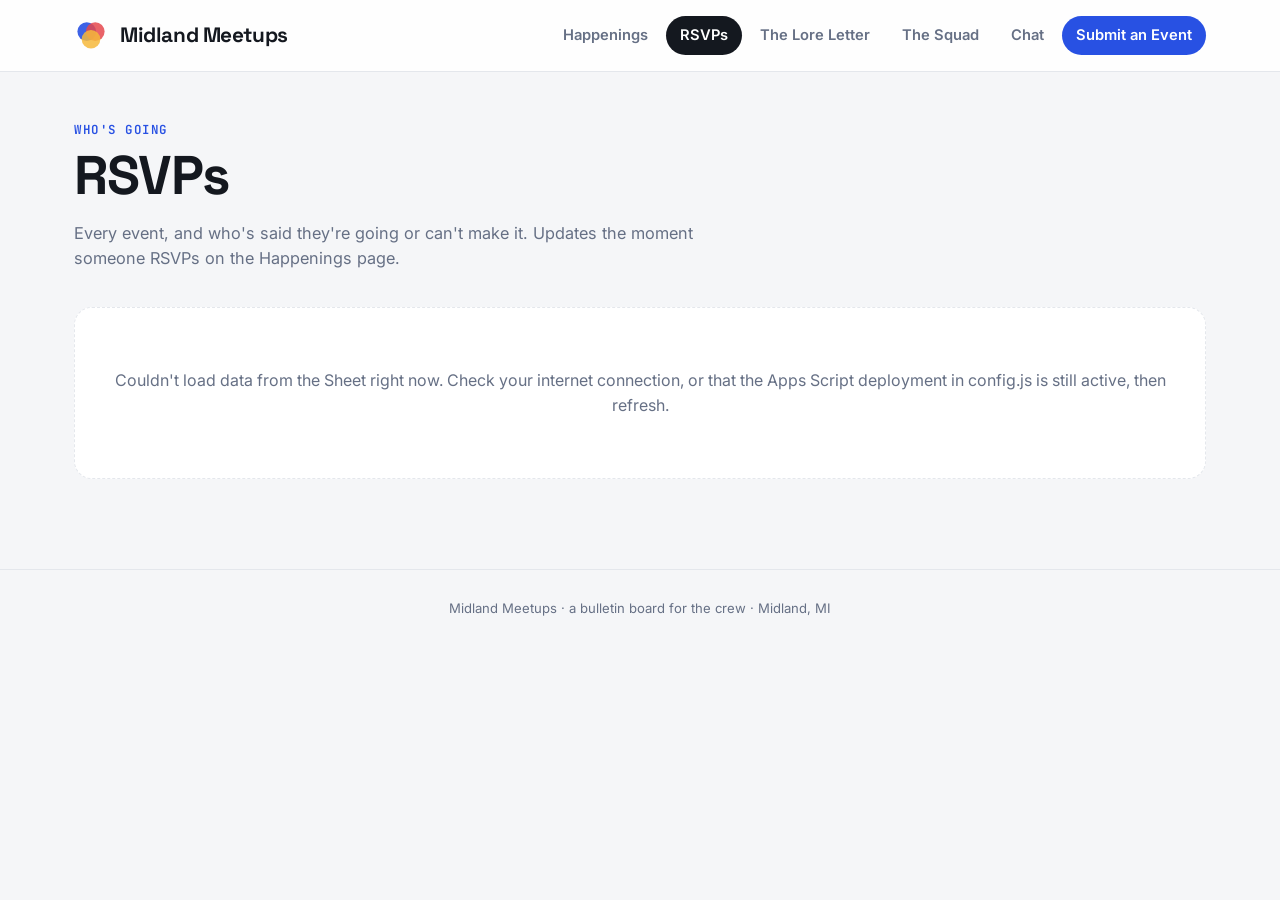
<file: rsvp.html>
<!DOCTYPE html>
<html lang="en">
<head>
<meta charset="UTF-8">
<meta name="viewport" content="width=device-width, initial-scale=1.0">
<title>RSVPs — Midland Meetups</title>
<meta name="description" content="See who's going to what across all Midland Meetups events.">
<link rel="stylesheet" href="style.css">
</head>
<body>

<header class="site-header">
  <div class="header-inner">
    <a class="brand" href="index.html">
      <svg class="mark" viewBox="0 0 40 40" xmlns="http://www.w3.org/2000/svg" aria-hidden="true">
        <circle cx="15" cy="16" r="11" fill="#2851E3" opacity="0.9"/>
        <circle cx="25" cy="16" r="11" fill="#E5484D" opacity="0.85"/>
        <circle cx="20" cy="25" r="11" fill="#F6B93B" opacity="0.85"/>
      </svg>
      <span class="brand-title">Midland Meetups</span>
    </a>
    <nav class="main-nav" aria-label="Primary">
      <a href="index.html">Happenings</a>
      <a href="rsvps.html" class="active">RSVPs</a>
      <a href="lore.html">The Lore Letter</a>
      <a href="squad.html">The Squad</a>
      <a href="chat.html">Chat</a>
      <a href="submit.html" class="cta">Submit an Event</a>
    </nav>
  </div>
</header>

<main class="page">
  <div class="page-head">
    <div class="page-kicker">Who's going</div>
    <h1 class="page-title">RSVPs</h1>
    <p class="page-lede">Every event, and who's said they're going or can't make it. Updates the moment someone RSVPs on the Happenings page.</p>
  </div>

  <div id="rsvps-list">
    <div class="empty-note">Loading RSVPs…</div>
  </div>
</main>

<footer class="site-footer">
  Midland Meetups &middot; a bulletin board for the crew &middot; Midland, MI
</footer>

<script src="config.js"></script>
<script src="app.js"></script>
</body>
</html>
</file>
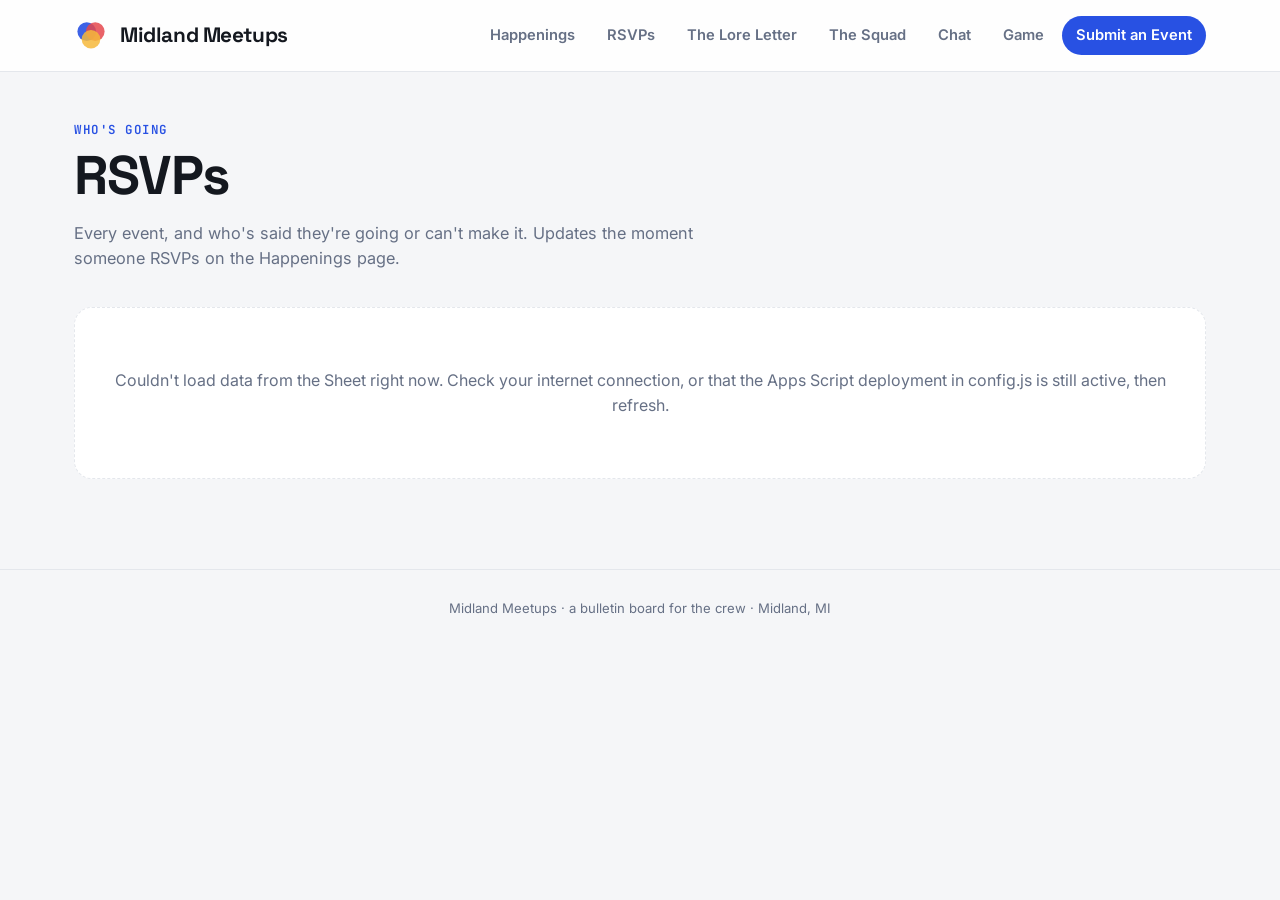
<file: rsvps.html>
<!DOCTYPE html>
<html lang="en">
<head>
<meta charset="UTF-8">
<meta name="viewport" content="width=device-width, initial-scale=1.0">
<title>RSVPs — Midland Meetups</title>
<meta name="description" content="See who's going to what across all Midland Meetups events.">
<link rel="stylesheet" href="style.css">
</head>
<body>

<header class="site-header">
  <div class="header-inner">
    <a class="brand" href="index.html">
      <svg class="mark" viewBox="0 0 40 40" xmlns="http://www.w3.org/2000/svg" aria-hidden="true">
        <circle cx="15" cy="16" r="11" fill="#2851E3" opacity="0.9"/>
        <circle cx="25" cy="16" r="11" fill="#E5484D" opacity="0.85"/>
        <circle cx="20" cy="25" r="11" fill="#F6B93B" opacity="0.85"/>
      </svg>
      <span class="brand-title">Midland Meetups</span>
    </a>
    <button class="nav-toggle" id="nav-toggle" type="button" aria-expanded="false" aria-controls="main-nav" aria-label="Toggle navigation menu">
      <svg class="icon-menu" viewBox="0 0 24 24" fill="none" stroke="currentColor" stroke-width="2"><path d="M4 6h16M4 12h16M4 18h16"/></svg>
      <svg class="icon-close" viewBox="0 0 24 24" fill="none" stroke="currentColor" stroke-width="2"><path d="M6 6l12 12M18 6L6 18"/></svg>
    </button>
    <nav class="main-nav" id="main-nav" aria-label="Primary">
      <a href="index.html">Happenings</a>
      <a href="rsvps.html" class="active">RSVPs</a>
      <a href="lore.html">The Lore Letter</a>
      <a href="squad.html">The Squad</a>
      <a href="chat.html">Chat</a>
      <a href="submit.html" class="cta">Submit an Event</a>
    </nav>
  </div>
</header>

<main class="page">
  <div class="page-head">
    <div class="page-kicker">Who's going</div>
    <h1 class="page-title">RSVPs</h1>
    <p class="page-lede">Every event, and who's said they're going or can't make it. Updates the moment someone RSVPs on the Happenings page.</p>
  </div>

  <div id="rsvps-list">
    <div class="empty-note">Loading RSVPs…</div>
  </div>
</main>

<footer class="site-footer">
  Midland Meetups &middot; a bulletin board for the crew &middot; Midland, MI
</footer>

<script src="config.js"></script>
<script src="app.js"></script>
</body>
</html>
</file>
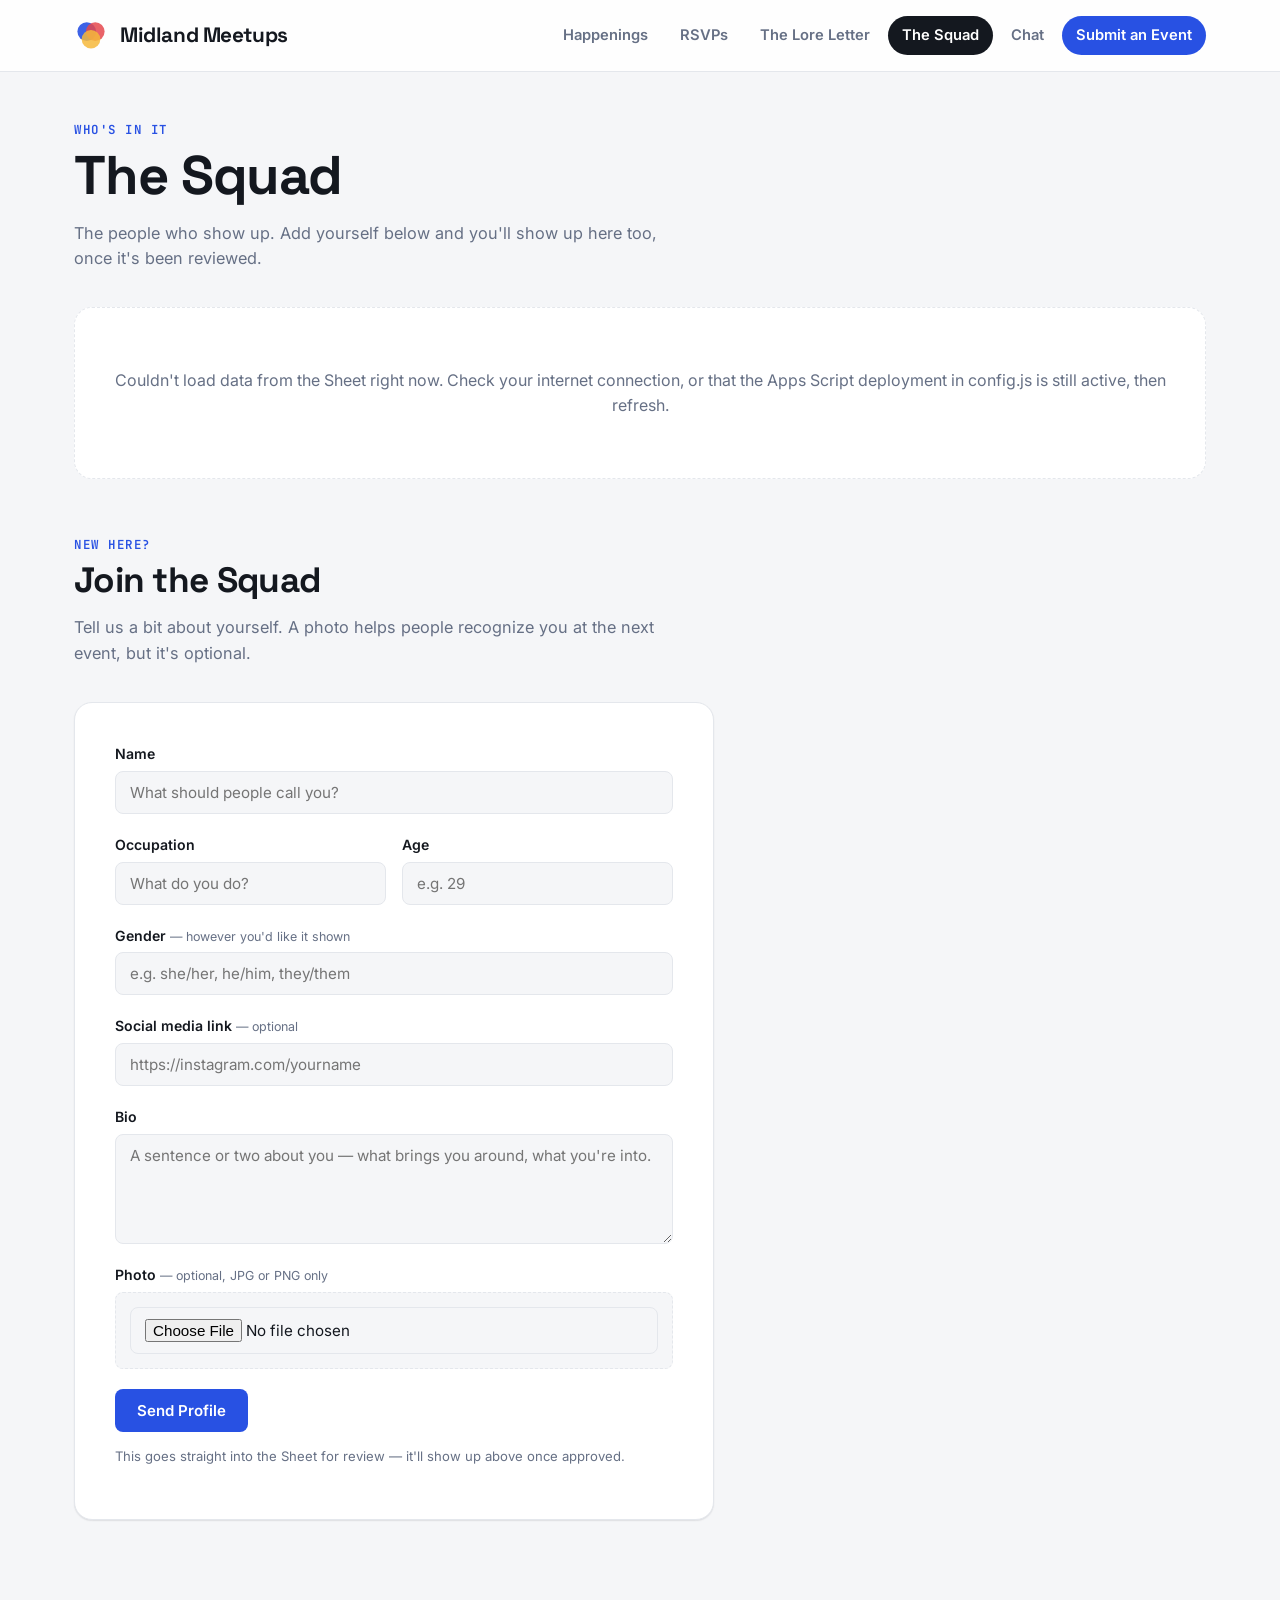
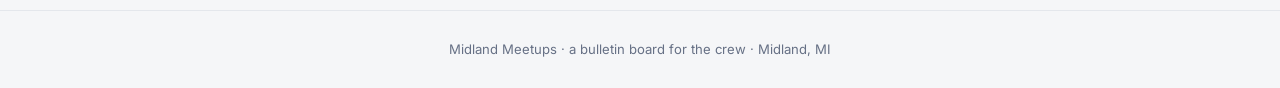
<file: squad.html>
<!DOCTYPE html>
<html lang="en">
<head>
<meta charset="UTF-8">
<meta name="viewport" content="width=device-width, initial-scale=1.0">
<title>The Squad — Midland Meetups</title>
<meta name="description" content="Meet the people behind Midland Meetups.">
<link rel="stylesheet" href="style.css">
</head>
<body>

<header class="site-header">
  <div class="header-inner">
    <a class="brand" href="index.html">
      <svg class="mark" viewBox="0 0 40 40" xmlns="http://www.w3.org/2000/svg" aria-hidden="true">
        <circle cx="15" cy="16" r="11" fill="#2851E3" opacity="0.9"/>
        <circle cx="25" cy="16" r="11" fill="#E5484D" opacity="0.85"/>
        <circle cx="20" cy="25" r="11" fill="#F6B93B" opacity="0.85"/>
      </svg>
      <span class="brand-title">Midland Meetups</span>
    </a>
    <nav class="main-nav" aria-label="Primary">
      <a href="index.html">Happenings</a>
      <a href="rsvps.html">RSVPs</a>
      <a href="lore.html">The Lore Letter</a>
      <a href="squad.html" class="active">The Squad</a>
      <a href="chat.html">Chat</a>
      <a href="submit.html" class="cta">Submit an Event</a>
    </nav>
  </div>
</header>

<main class="page">
  <div class="page-head">
    <div class="page-kicker">Who's in it</div>
    <h1 class="page-title">The Squad</h1>
    <p class="page-lede">The people who show up. Add yourself below and you'll show up here too, once it's been reviewed.</p>
  </div>

  <section class="grid" id="squad-grid" aria-label="Squad members">
    <div class="empty-note">Loading the squad…</div>
  </section>

  <div class="page-head" style="margin-top:56px;">
    <div class="page-kicker">New here?</div>
    <h2 class="page-title" style="font-size: clamp(1.7rem, 3.5vw, 2.2rem);">Join the Squad</h2>
    <p class="page-lede">Tell us a bit about yourself. A photo helps people recognize you at the next event, but it's optional.</p>
  </div>

  <form class="form-card" id="squad-form">
    <div class="form-row">
      <label for="sq-name">Name</label>
      <input type="text" id="sq-name" name="name" required placeholder="What should people call you?">
    </div>

    <div class="form-row two-col">
      <div>
        <label for="sq-occupation">Occupation</label>
        <input type="text" id="sq-occupation" name="occupation" required placeholder="What do you do?">
      </div>
      <div>
        <label for="sq-age">Age</label>
        <input type="number" id="sq-age" name="age" required min="1" max="120" placeholder="e.g. 29">
      </div>
    </div>

    <div class="form-row">
      <label for="sq-gender">Gender <span class="hint">— however you'd like it shown</span></label>
      <input type="text" id="sq-gender" name="gender" required placeholder="e.g. she/her, he/him, they/them">
    </div>

    <div class="form-row">
      <label for="sq-social">Social media link <span class="hint">— optional</span></label>
      <input type="url" id="sq-social" name="socialLink" placeholder="https://instagram.com/yourname">
    </div>

    <div class="form-row">
      <label for="sq-bio">Bio</label>
      <textarea id="sq-bio" name="bio" required placeholder="A sentence or two about you — what brings you around, what you're into."></textarea>
    </div>

    <div class="form-row">
      <label for="sq-photo">Photo <span class="hint">— optional, JPG or PNG only</span></label>
      <div class="file-input-wrap">
        <input type="file" id="sq-photo" name="photo" accept="image/jpeg,image/png">
      </div>
    </div>

    <button type="submit" class="btn">Send Profile</button>
    <p class="form-note" id="squad-status">This goes straight into the Sheet for review — it'll show up above once approved.</p>
  </form>
</main>

<footer class="site-footer">
  Midland Meetups &middot; a bulletin board for the crew &middot; Midland, MI
</footer>

<script src="config.js"></script>
<script src="app.js"></script>
</body>
</html>
</file>
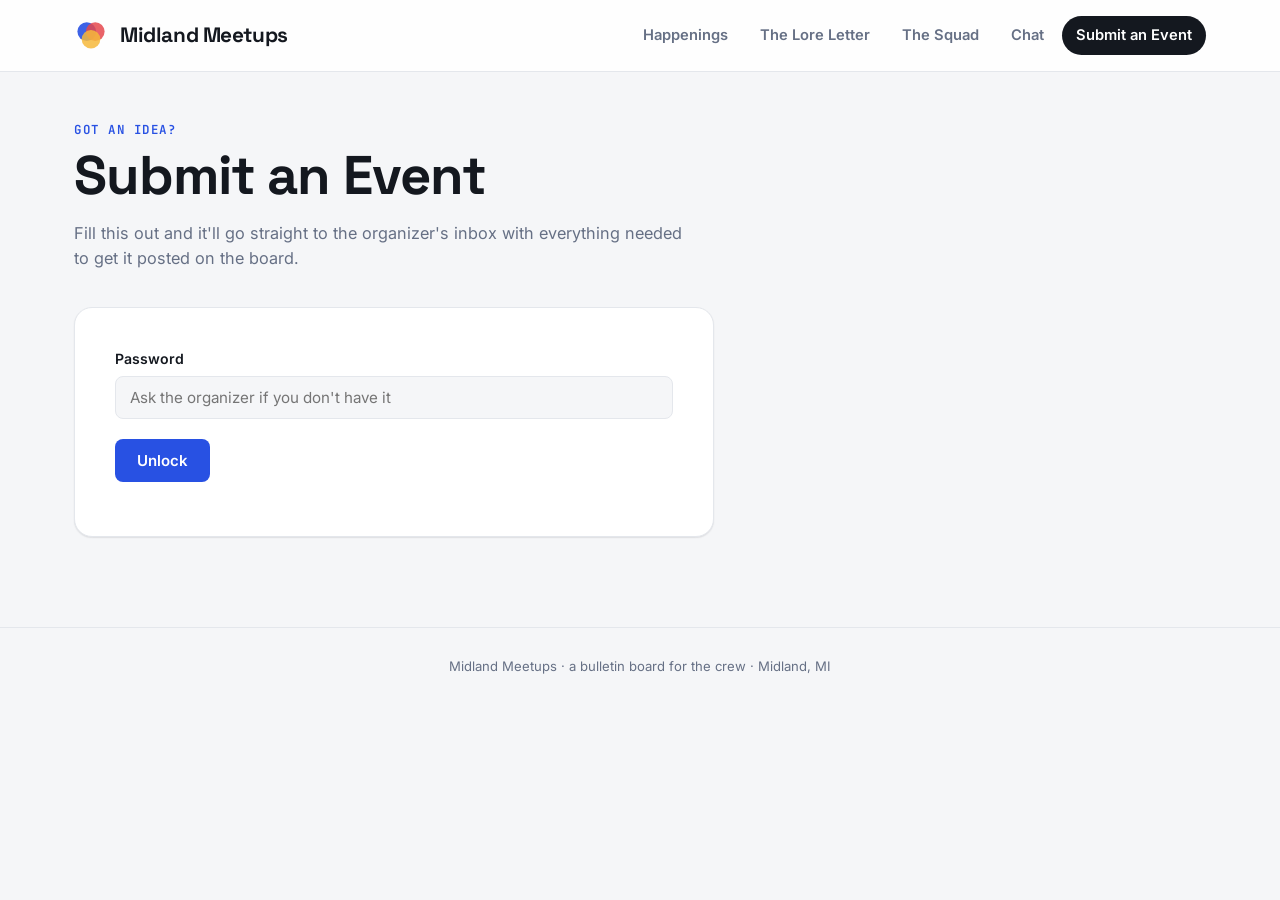
<file: submit.html>
<!DOCTYPE html>
<html lang="en">
<head>
<meta charset="UTF-8">
<meta name="viewport" content="width=device-width, initial-scale=1.0">
<title>Submit an Event — Midland Meetups</title>
<meta name="description" content="Submit an event idea for the Midland Meetups board.">
<link rel="stylesheet" href="style.css">
</head>
<body>

<header class="site-header">
  <div class="header-inner">
    <a class="brand" href="index.html">
      <svg class="mark" viewBox="0 0 40 40" xmlns="http://www.w3.org/2000/svg" aria-hidden="true">
        <circle cx="15" cy="16" r="11" fill="#2851E3" opacity="0.9"/>
        <circle cx="25" cy="16" r="11" fill="#E5484D" opacity="0.85"/>
        <circle cx="20" cy="25" r="11" fill="#F6B93B" opacity="0.85"/>
      </svg>
      <span class="brand-title">Midland Meetups</span>
    </a>
    <nav class="main-nav" aria-label="Primary">
      <a href="index.html">Happenings</a>
      <a href="lore.html">The Lore Letter</a>
      <a href="squad.html">The Squad</a>
      <a href="chat.html">Chat</a>
      <a href="submit.html" class="active">Submit an Event</a>
    </nav>
  </div>
</header>

<main class="page">
  <div class="page-head">
    <div class="page-kicker">Got an idea?</div>
    <h1 class="page-title">Submit an Event</h1>
    <p class="page-lede">Fill this out and it'll go straight to the organizer's inbox with everything needed to get it posted on the board.</p>
  </div>

  <div class="form-card" id="gate">
    <div class="form-row">
      <label for="gate-password">Password</label>
      <input type="password" id="gate-password" placeholder="Ask the organizer if you don't have it">
    </div>
    <button type="button" class="btn" id="gate-submit">Unlock</button>
    <p class="form-note" id="gate-status"></p>
  </div>

  <form class="form-card" id="submit-form" style="display:none;">
    <div class="form-row">
      <label for="title">Event title</label>
      <input type="text" id="title" name="title" required placeholder="e.g. Kayak Night at Sanford Lake">
    </div>

    <div class="form-row">
      <label for="host">Host name</label>
      <input type="text" id="host" name="host" required placeholder="Who's running this one?">
    </div>

    <div class="form-row two-col">
      <div>
        <label for="date">Date</label>
        <input type="date" id="date" name="date" required>
      </div>
      <div>
        <label for="time">Time</label>
        <input type="time" id="time" name="time" required>
      </div>
    </div>

    <div class="form-row">
      <label for="location">Location</label>
      <input type="text" id="location" name="location" required placeholder="Where's it happening?">
    </div>

    <div class="form-row">
      <label for="description">Description <span class="hint">— what should people expect?</span></label>
      <textarea id="description" name="description" required placeholder="What's the plan, what to bring, anything people should know."></textarea>
    </div>

    <button type="submit" class="btn">Send Submission</button>
    <p class="form-note" id="submit-status">This goes straight into the Sheet for review — it'll show up on the board once approved.</p>
  </form>
</main>

<footer class="site-footer">
  Midland Meetups &middot; a bulletin board for the crew &middot; Midland, MI
</footer>

<script src="config.js"></script>
<script src="app.js"></script>
</body>
</html>
</file>
<file: style.css>
/* =========================================================
   THE MIDLAND MIXER — stylesheet (modern / sleek)
   ========================================================= */

@import url('https://fonts.googleapis.com/css2?family=Space+Grotesk:wght@500;600;700&family=Inter:wght@400;500;600;700&family=JetBrains+Mono:wght@400;600&display=swap');
/* Ancient-scroll menu theme, used only within Walter's overlay
   (#walter-overlay-inner) — additive fonts, doesn't touch the site's
   own --display/--body fonts used everywhere else, including the
   other game on this same page. */
@import url('https://fonts.googleapis.com/css2?family=Cinzel:wght@500;600;700&family=EB+Garamond:wght@400;500;600&display=swap');

:root{
  --bg:        #F5F6F8;
  --surface:   #FFFFFF;
  --surface-2: #EFF1F5;
  --ink:       #14181F;
  --muted:     #667085;
  --border:    #E4E7EC;

  --blue:   #2851E3;
  --blue-ink: #1B3AA8;
  --red:    #E5484D;
  --yellow: #F6B93B;
  --green:  #12B76A;
  --green-ink: #0E9058;

  --display: 'Space Grotesk', sans-serif;
  --body:    'Inter', sans-serif;
  --mono:    'JetBrains Mono', monospace;

  --r-lg: 18px;
  --r-md: 12px;
  --r-sm: 8px;

  --shadow-sm: 0 1px 2px rgba(20,24,31,0.06), 0 1px 1px rgba(20,24,31,0.04);
  --shadow-md: 0 10px 30px -12px rgba(20,24,31,0.25);
  --shadow-lg: 0 24px 60px -20px rgba(20,24,31,0.35);
}

*{ box-sizing: border-box; }
html{ scroll-behavior: smooth; }

body{
  margin:0;
  background: var(--bg);
  color: var(--ink);
  font-family: var(--body);
  line-height: 1.55;
  -webkit-font-smoothing: antialiased;
}

a{ color: inherit; }
img{ max-width:100%; display:block; }
button{ font-family: inherit; }

/* -------------------- Logo mark -------------------- */
.mark{
  width: 34px;
  height: 34px;
  flex-shrink: 0;
}

/* -------------------- Header / nav -------------------- */
.site-header{
  position: sticky;
  top: 0;
  z-index: 50;
  background: rgba(255,255,255,0.86);
  backdrop-filter: blur(10px);
  border-bottom: 1px solid var(--border);
}
.header-inner{
  max-width: 1180px;
  margin: 0 auto;
  padding: 16px 24px;
  display:flex;
  align-items:center;
  gap:16px;
  position: relative;
}
.brand{
  display:flex;
  align-items:center;
  gap:12px;
  text-decoration:none;
  color: var(--ink);
  margin-right:auto;
}
.brand-title{
  font-family: var(--display);
  font-weight: 700;
  font-size: 1.3rem;
  letter-spacing: -0.02em;
}
.main-nav{
  display:flex;
  gap: 4px;
}
.main-nav a{
  font-family: var(--body);
  font-weight: 600;
  font-size: 0.92rem;
  text-decoration:none;
  color: var(--muted);
  padding: 8px 14px;
  border-radius: 999px;
  transition: background 0.15s ease, color .15s ease;
}
.main-nav a:hover,
.main-nav a:focus-visible{
  color: var(--ink);
  background: var(--surface-2);
  outline: none;
}
.main-nav a.active{
  background: var(--ink);
  color: var(--surface);
}
.main-nav a.cta{
  background: var(--blue);
  color: var(--surface);
}
.main-nav a.cta:hover{ background: var(--blue-ink); }

.nav-toggle{
  display:none;
  align-items:center;
  justify-content:center;
  width: 42px;
  height: 42px;
  border-radius: var(--r-sm);
  border: 1.5px solid var(--border);
  background: var(--surface);
  cursor: pointer;
  flex-shrink: 0;
  color: var(--ink);
}
.nav-toggle:hover{ background: var(--surface-2); }
.nav-toggle svg{ width: 20px; height: 20px; }
.nav-toggle .icon-close{ display: none; }
.nav-toggle.open .icon-menu{ display: none; }
.nav-toggle.open .icon-close{ display: block; }

@media (max-width: 760px){
  .nav-toggle{ display: flex; }

  .main-nav{
    display: none;
    position: absolute;
    top: calc(100% + 1px);
    left: 0;
    right: 0;
    background: var(--surface);
    border: 1px solid var(--border);
    border-top: none;
    box-shadow: var(--shadow-md);
    flex-direction: column;
    gap: 2px;
    padding: 10px 14px 16px;
    border-radius: 0 0 var(--r-md) var(--r-md);
  }
  .main-nav.open{ display: flex; }
  .main-nav a{
    width: 100%;
    padding: 13px 14px;
    border-radius: var(--r-sm);
    font-size: 1rem;
  }
  .main-nav a.cta{
    margin-top: 8px;
    text-align: center;
  }
}

/* Game page: no full site nav — brand + one back link only */
.game-back{
  font-family: var(--body);
  font-weight: 600;
  font-size: 0.92rem;
  text-decoration: none;
  color: var(--muted);
  padding: 8px 14px;
  border-radius: 999px;
  transition: background 0.15s ease, color .15s ease;
  white-space: nowrap;
  flex-shrink: 0;
}
.game-back:hover,
.game-back:focus-visible{
  color: var(--ink);
  background: var(--surface-2);
  outline: none;
}

/* -------------------- Ticker (updates banner) -------------------- */
.ticker-wrap{
  background: var(--ink);
  overflow: hidden;
  white-space: nowrap;
}
.ticker-track{
  display:inline-block;
  padding: 9px 0;
  animation: ticker 30s linear infinite;
}
.ticker-track span{
  font-family: var(--mono);
  font-weight:600;
  color: var(--surface);
  font-size: 0.82rem;
  letter-spacing: 0.2px;
  margin: 0 2.5rem;
}
.ticker-track span b{ color: var(--yellow); }
@keyframes ticker{
  0%   { transform: translateX(0); }
  100% { transform: translateX(-50%); }
}
@media (prefers-reduced-motion: reduce){
  .ticker-track{ animation: none; }
  .ticker-wrap{ white-space: normal; padding: 8px 16px; }
  .ticker-track span{ display:block; margin: 4px 0; }
}

/* -------------------- Page shell -------------------- */
.page{
  max-width: 1180px;
  margin: 0 auto;
  padding: 48px 24px 90px;
}
.page-head{
  margin-bottom: 36px;
  max-width: 62ch;
}
.page-kicker{
  font-family: var(--mono);
  font-size: 0.78rem;
  letter-spacing: 1.5px;
  text-transform: uppercase;
  color: var(--blue);
  font-weight: 600;
  margin-bottom: 8px;
}
.page-title{
  font-family: var(--display);
  font-weight: 700;
  font-size: clamp(2.2rem, 5vw, 3.4rem);
  letter-spacing: -0.02em;
  line-height: 1.05;
  margin: 0 0 12px;
}
.page-lede{
  color: var(--muted);
  font-size: 1.02rem;
}

/* -------------------- Event grid -------------------- */
.grid{
  display:grid;
  grid-template-columns: repeat(auto-fill, minmax(300px, 1fr));
  gap: 20px;
}

.card{
  position: relative;
  background: var(--surface);
  border: 1px solid var(--border);
  border-radius: var(--r-lg);
  padding: 22px 22px 20px;
  box-shadow: var(--shadow-sm);
  cursor: pointer;
  text-align: left;
  transition: transform 0.16s ease, box-shadow 0.16s ease, border-color .16s ease;
  display:flex;
  flex-direction: column;
  gap: 10px;
}
.card:hover, .card:focus-visible{
  transform: translateY(-3px);
  box-shadow: var(--shadow-md);
  border-color: #D6DAE2;
  outline: none;
}

.card-top{
  display:flex;
  justify-content: space-between;
  align-items: flex-start;
  gap: 10px;
}
.card h3{
  font-family: var(--display);
  font-weight: 600;
  font-size: 1.22rem;
  letter-spacing: -0.01em;
  margin: 0;
  line-height: 1.2;
}

.pill{
  font-family: var(--body);
  font-weight: 700;
  font-size: 0.68rem;
  letter-spacing: 0.4px;
  text-transform: uppercase;
  padding: 4px 10px;
  border-radius: 999px;
  white-space: nowrap;
  flex-shrink: 0;
}
.pill.confirmed{ background: #E7F7EF; color: var(--green); }
.pill.rain-delay{ background: #FEF3D6; color: #92650E; }
.pill.canceled{ background: #FCE8E8; color: var(--red); }
.pill.relocated{ background: #E8EDFC; color: var(--blue-ink); }
.pill.going{ background: #E7F7EF; color: var(--green); }
.pill.not-going{ background: var(--surface-2); color: var(--muted); }

.card-meta{
  display:flex;
  flex-wrap: wrap;
  gap: 6px 14px;
  font-size: 0.85rem;
  color: var(--muted);
}
.card-meta span{ display:flex; align-items:center; gap:6px; }
.card-meta svg{ width:15px; height:15px; flex-shrink:0; opacity:0.7; }

.card p.desc{
  font-size: 0.9rem;
  color: #3B4350;
  margin: 0;
  overflow: hidden;
  display: -webkit-box;
  -webkit-line-clamp: 2;
  -webkit-box-orient: vertical;
}

.card-foot{
  margin-top: auto;
  padding-top: 8px;
  display:flex;
  justify-content: space-between;
  align-items:center;
  font-size: 0.8rem;
  color: var(--muted);
  border-top: 1px solid var(--border);
}
.card-foot .rsvp-tag{ font-weight: 600; }

.empty-note{
  font-family: var(--body);
  color: var(--muted);
  text-align:center;
  padding: 60px 20px;
  grid-column: 1/-1;
  background: var(--surface);
  border: 1px dashed var(--border);
  border-radius: var(--r-lg);
}
.empty-note a{ color: var(--blue); font-weight:600; text-decoration: underline; }

/* -------------------- Modal -------------------- */
.modal-overlay{
  position: fixed;
  inset: 0;
  background: rgba(20,24,31,0.5);
  backdrop-filter: blur(3px);
  display:flex;
  align-items:center;
  justify-content:center;
  padding: 24px;
  z-index: 100;
  opacity: 0;
  pointer-events: none;
  transition: opacity 0.18s ease;
}
.modal-overlay.open{ opacity: 1; pointer-events: auto; }

.modal{
  background: var(--surface);
  border-radius: var(--r-lg);
  max-width: 520px;
  width: 100%;
  max-height: 88vh;
  overflow-y: auto;
  padding: 32px;
  box-shadow: var(--shadow-lg);
  transform: translateY(10px) scale(0.98);
  transition: transform 0.18s ease;
  position: relative;
}
.modal-overlay.open .modal{ transform: translateY(0) scale(1); }

.modal-close{
  position: absolute;
  top: 18px;
  right: 18px;
  width: 34px;
  height: 34px;
  border-radius: 50%;
  border: none;
  background: var(--surface-2);
  color: var(--ink);
  font-size: 1.1rem;
  cursor:pointer;
  display:flex;
  align-items:center;
  justify-content:center;
  transition: background .15s ease;
}
.modal-close:hover, .modal-close:focus-visible{ background: var(--border); outline:none; }

.modal .pill{ margin-bottom: 14px; }
.modal h2{
  font-family: var(--display);
  font-weight: 700;
  font-size: 1.7rem;
  letter-spacing: -0.02em;
  margin: 0 0 16px;
  padding-right: 30px;
}
.modal-meta{
  display:flex;
  flex-direction: column;
  gap: 10px;
  margin-bottom: 18px;
  padding-bottom: 18px;
  border-bottom: 1px solid var(--border);
}
.modal-meta .row{
  display:flex;
  align-items:center;
  gap: 10px;
  font-size: 0.92rem;
  color: #3B4350;
}
.modal-meta .row svg{ width:17px; height:17px; flex-shrink:0; color: var(--blue); }
.modal-meta .row b{ font-weight: 600; }

.modal .status-note{
  margin-bottom: 18px;
  font-size: 0.88rem;
  font-weight: 500;
  padding: 12px 14px;
  border-radius: var(--r-sm);
  background: #FCE8E8;
  color: #A31D22;
  border-left: 3px solid var(--red);
}
.modal.status-rain-delay .status-note{ background:#FEF3D6; color:#7A5300; border-color: var(--yellow); }
.modal.status-relocated .status-note{ background:#E8EDFC; color: var(--blue-ink); border-color: var(--blue); }
.modal.status-confirmed .status-note{ display:none; }

.modal-desc{
  font-size: 0.95rem;
  color: #2B323D;
  margin-bottom: 24px;
}

.rsvp-block{
  background: var(--surface-2);
  border-radius: var(--r-md);
  padding: 16px 18px;
}
.rsvp-block .rsvp-label{
  font-weight: 600;
  font-size: 0.9rem;
  margin-bottom: 10px;
}
.rsvp-buttons{
  display:flex;
  gap: 10px;
}
.rsvp-btn{
  flex:1;
  padding: 11px 14px;
  border-radius: var(--r-sm);
  border: 1.5px solid var(--border);
  background: var(--surface);
  font-weight: 600;
  font-size: 0.9rem;
  cursor: pointer;
  transition: all 0.15s ease;
}
.rsvp-btn:hover{ border-color: #C7CCD6; }
.rsvp-btn.going.selected{
  background: var(--green);
  border-color: var(--green);
  color: var(--surface);
}
.rsvp-btn.not-going.selected{
  background: var(--ink);
  border-color: var(--ink);
  color: var(--surface);
}
.rsvp-confirm{
  margin-top: 10px;
  font-size: 0.82rem;
  color: var(--muted);
}

/* -------------------- Lore Letter feed -------------------- */
.lore-feed{ display:flex; flex-direction:column; gap: 18px; }
.entry{
  background: var(--surface);
  border: 1px solid var(--border);
  border-radius: var(--r-lg);
  padding: 24px 26px;
  box-shadow: var(--shadow-sm);
}
.entry-head{
  display:flex;
  justify-content:space-between;
  align-items:baseline;
  gap: 12px;
  flex-wrap:wrap;
  margin-bottom: 8px;
}
.entry-title{
  font-family: var(--display);
  font-weight: 600;
  font-size: 1.25rem;
  letter-spacing: -0.01em;
}
.entry-meta{
  font-family: var(--mono);
  font-size: 0.76rem;
  color: var(--muted);
  white-space: nowrap;
}
.entry-body{
  font-size: 0.94rem;
  color: #3B4350;
  margin:0;
}

.submit-box{
  margin-top: 32px;
  background: var(--ink);
  color: var(--surface);
  border-radius: var(--r-lg);
  padding: 26px 28px;
  display:flex;
  justify-content:space-between;
  align-items:center;
  gap: 20px;
  flex-wrap: wrap;
}
.submit-box h3{
  font-family: var(--display);
  font-weight: 600;
  font-size: 1.25rem;
  margin: 0 0 4px;
}
.submit-box p{ margin:0; font-size: 0.88rem; max-width: 44ch; color: #B8BFCC; }

/* -------------------- Buttons -------------------- */
.btn{
  font-family: var(--body);
  font-weight: 600;
  font-size: 0.94rem;
  background: var(--blue);
  color: var(--surface);
  border: none;
  padding: 12px 22px;
  border-radius: var(--r-sm);
  text-decoration:none;
  display:inline-flex;
  align-items:center;
  gap: 8px;
  transition: background .15s ease, transform .15s ease;
  cursor:pointer;
}
.btn:hover, .btn:focus-visible{
  background: var(--blue-ink);
  outline: none;
}
.btn.light{
  background: var(--surface);
  color: var(--ink);
}
.btn.light:hover{ background: var(--surface-2); }
.btn.green{
  background: var(--green);
  color: var(--surface);
}
.btn.green:hover{ background: var(--green-ink); }
.btn.block{
  width: 100%;
  justify-content: center;
  margin-bottom: 20px;
  border: 1.5px solid var(--border);
}

/* -------------------- Submit Event form -------------------- */
.form-card{
  background: var(--surface);
  border: 1px solid var(--border);
  border-radius: var(--r-lg);
  padding: clamp(24px, 4vw, 40px);
  max-width: 640px;
  box-shadow: var(--shadow-sm);
}
.form-row{
  display:flex;
  flex-direction: column;
  gap: 6px;
  margin-bottom: 20px;
}
.form-row.two-col{
  flex-direction: row;
  gap: 16px;
}
.form-row.two-col > div{ flex:1; display:flex; flex-direction:column; gap:6px; }
.form-row label{
  font-weight: 600;
  font-size: 0.88rem;
}
.form-row .hint{
  font-size: 0.78rem;
  color: var(--muted);
  font-weight: 400;
}
input, textarea{
  font-family: var(--body);
  font-size: 0.95rem;
  padding: 11px 14px;
  border-radius: var(--r-sm);
  border: 1.5px solid var(--border);
  background: var(--bg);
  color: var(--ink);
  width: 100%;
}
input:focus, textarea:focus{
  outline: none;
  border-color: var(--blue);
  background: var(--surface);
}
textarea{ resize: vertical; min-height: 110px; }

.form-note{
  font-size: 0.82rem;
  color: var(--muted);
  margin-top: 14px;
}

@media (max-width: 520px){
  .form-row.two-col{ flex-direction: column; }
}

/* -------------------- Squad member cards -------------------- */
.member-card{
  background: var(--surface);
  border: 1px solid var(--border);
  border-radius: var(--r-lg);
  padding: 26px 22px 22px;
  box-shadow: var(--shadow-sm);
  text-align: center;
  display:flex;
  flex-direction: column;
  align-items:center;
  transition: transform 0.16s ease, box-shadow 0.16s ease;
}
.member-card:hover{
  transform: translateY(-3px);
  box-shadow: var(--shadow-md);
}
.member-photo{
  width: 84px;
  height: 84px;
  border-radius: 50%;
  object-fit: cover;
  margin-bottom: 12px;
  border: 3px solid var(--surface-2);
  background: var(--surface-2);
}
.member-photo-fallback{
  display:flex;
  align-items:center;
  justify-content:center;
  font-family: var(--display);
  font-size: 1.9rem;
  font-weight: 700;
  color: var(--surface);
  background: linear-gradient(135deg, var(--blue), var(--red));
}
.member-card h3{
  font-family: var(--display);
  font-weight: 600;
  font-size: 1.15rem;
  letter-spacing: -0.01em;
  margin: 0;
}
.member-occupation{
  font-size: 0.88rem;
  color: var(--muted);
  margin-top: 2px;
}
.member-submeta{
  font-family: var(--mono);
  font-size: 0.74rem;
  color: var(--muted);
  margin-top: 6px;
}
.member-bio{
  font-size: 0.88rem;
  color: #3B4350;
  margin: 12px 0 4px;
}
.member-social{
  margin-top: 8px;
  font-size: 0.82rem;
  font-weight: 600;
  color: var(--blue);
  text-decoration: none;
  display:inline-flex;
  align-items:center;
  gap: 5px;
}
.member-social svg{ width:14px; height:14px; }
.member-social:hover{ color: var(--blue-ink); }

.file-input-wrap{
  border: 1.5px dashed var(--border);
  border-radius: var(--r-sm);
  padding: 14px;
  background: var(--bg);
}

/* -------------------- Chat -------------------- */
.chat-window{
  background: var(--surface);
  border: 1px solid var(--border);
  border-radius: var(--r-lg);
  box-shadow: var(--shadow-sm);
  height: 480px;
  overflow-y: auto;
  padding: 20px 22px;
  display: flex;
  flex-direction: column;
  gap: 14px;
}
.chat-message{
  max-width: 88%;
}
.chat-message .chat-head{
  display:flex;
  align-items:baseline;
  gap: 8px;
  margin-bottom: 3px;
}
.chat-message .chat-name{
  font-weight: 700;
  font-size: 0.86rem;
}
.chat-message .chat-time{
  font-family: var(--mono);
  font-size: 0.7rem;
  color: var(--muted);
}
.chat-message .chat-bubble{
  background: var(--surface-2);
  border-radius: var(--r-md);
  padding: 9px 13px;
  font-size: 0.92rem;
  color: #2B323D;
  display: inline-block;
  white-space: pre-wrap;
  word-break: break-word;
}
.chat-form{
  margin-top: 16px;
  display:flex;
  gap: 10px;
  align-items:flex-start;
}
.chat-form input[name="name"]{
  flex: 0 0 150px;
}
.chat-form input[name="message"]{
  flex: 1;
}
.chat-form button{
  flex-shrink: 0;
}
@media (max-width: 560px){
  .chat-form{ flex-wrap: wrap; }
  .chat-form input[name="name"]{ flex: 1 1 100%; }
}

/* -------------------- RSVPs page -------------------- */
.rsvp-section-title{
  font-family: var(--display);
  font-weight: 600;
  font-size: 1.3rem;
  letter-spacing: -0.01em;
  margin: 36px 0 16px;
}
.rsvp-section-title:first-child{ margin-top: 0; }

.rsvp-event-card{
  background: var(--surface);
  border: 1px solid var(--border);
  border-radius: var(--r-lg);
  padding: 22px 24px;
  box-shadow: var(--shadow-sm);
  margin-bottom: 16px;
}
.rsvp-event-head{
  display:flex;
  justify-content: space-between;
  align-items: flex-start;
  gap: 12px;
  flex-wrap: wrap;
  margin-bottom: 14px;
}
.rsvp-event-head h3{
  font-family: var(--display);
  font-weight: 600;
  font-size: 1.15rem;
  margin: 0 0 4px;
}
.rsvp-event-head .card-meta{ margin: 0; }

.rsvp-columns{
  display:grid;
  grid-template-columns: 1fr 1fr;
  gap: 20px;
  padding-top: 14px;
  border-top: 1px solid var(--border);
}
@media (max-width: 520px){
  .rsvp-columns{ grid-template-columns: 1fr; }
}
.rsvp-column h4{
  font-size: 0.8rem;
  font-weight: 700;
  text-transform: uppercase;
  letter-spacing: 0.4px;
  margin: 0 0 8px;
}
.rsvp-column.going h4{ color: var(--green); }
.rsvp-column.not-going h4{ color: var(--muted); }
.rsvp-names{
  list-style: none;
  margin: 0;
  padding: 0;
  display:flex;
  flex-direction: column;
  gap: 4px;
}
.rsvp-names li{
  font-size: 0.9rem;
  color: #3B4350;
}
.rsvp-names.empty li{
  color: var(--muted);
  font-style: italic;
}

/* -------------------- Leaderboard -------------------- */
.leaderboard-list{
  list-style: none;
  margin: 0 0 8px;
  padding: 0;
  display: flex;
  flex-direction: column;
  gap: 2px;
}
.leaderboard-list li{
  display: flex;
  align-items: center;
  gap: 14px;
  padding: 11px 18px;
  background: var(--surface);
  border: 1px solid var(--border);
}
.leaderboard-list li:first-child{ border-radius: var(--r-md) var(--r-md) 0 0; }
.leaderboard-list li:last-child{ border-radius: 0 0 var(--r-md) var(--r-md); }
.leaderboard-list li + li{ border-top: none; }
.leaderboard-rank{
  font-family: var(--mono);
  font-weight: 700;
  color: var(--muted);
  width: 22px;
  flex-shrink: 0;
}
.leaderboard-list li:nth-child(1) .leaderboard-rank{ color: var(--yellow); }
.leaderboard-list li:nth-child(2) .leaderboard-rank{ color: #9CA3AF; }
.leaderboard-list li:nth-child(3) .leaderboard-rank{ color: #B8860B; }
.leaderboard-name{
  flex: 1;
  font-weight: 600;
  font-size: 0.94rem;
}
.leaderboard-scores{
  display: flex;
  gap: 16px;
  flex-shrink: 0;
}
.leaderboard-score{
  font-family: var(--mono);
  font-weight: 700;
  color: var(--blue);
  min-width: 34px;
  text-align: right;
}
.leaderboard-score-doom{
  color: var(--red);
}
.leaderboard-score-webrunner{
  color: var(--green-ink);
}
.leaderboard-header{
  display: flex;
  align-items: center;
  gap: 14px;
  padding: 0 18px 6px;
  font-size: 0.72rem;
  font-weight: 700;
  letter-spacing: 0.03em;
  text-transform: uppercase;
  color: var(--muted);
}
.leaderboard-header .leaderboard-rank{ width: 22px; flex-shrink: 0; }
.leaderboard-header .leaderboard-name{ flex: 1; }
.leaderboard-header .leaderboard-scores{ gap: 16px; }
.leaderboard-header .leaderboard-score{ min-width: 34px; text-align: right; }

/* -------------------- Dino Game -------------------- */
.game-wrap{
  position: relative;
  width: 100%;
  max-width: 640px;
  margin: 0 auto;
  border: 1px solid var(--border);
  border-radius: var(--r-lg);
  overflow: hidden;
  background: var(--surface);
  box-shadow: var(--shadow-sm);
}
/* Floppy Swords' "Mobile" toggle swaps its canvas's own width/height
   attributes to a taller, narrower intrinsic size (see floppy.js's
   applyOrientation()) — #floppy-canvas's shared width:100%;height:auto
   rule then follows that new aspect ratio automatically. Without this
   override, though, .game-wrap's shared max-width:640px would still
   stretch the container's CSS width to 640px on anything wider than
   that, pulling the canvas wide along with it and undoing the whole
   point of switching to portrait. */
.game-wrap.floppy-portrait{
  max-width: 420px;
}
#game-canvas,
#walter-canvas,
#doom-canvas,
#floppy-canvas,
#atla-canvas{
  display: block;
  width: 100%;
  height: auto;
  background: var(--surface);
  touch-action: manipulation;
  cursor: pointer;
}
#game-canvas:focus-visible,
#walter-canvas:focus-visible,
#doom-canvas:focus-visible,
#floppy-canvas:focus-visible,
#atla-canvas:focus-visible{
  outline: 2.5px solid var(--blue);
  outline-offset: -2px;
}
/* Floppy Swords is drag-based, not tap-based — "manipulation" above
   still lets the browser treat a press-and-drag as a page scroll
   gesture on touch, which fights the ragdoll drag. Override to "none"
   here so a touch drag reaches the game instead. */
#floppy-canvas{
  touch-action: none;
  cursor: grab;
}
.game-overlay{
  position: absolute;
  inset: 0;
  background: rgba(20,24,31,0.74);
  display: flex;
  align-items: center;
  justify-content: center;
  padding: 16px;
  overflow-y: auto;
}
.game-overlay-inner{
  text-align: center;
  color: var(--surface);
  max-width: 320px;
  width: 100%;
  margin: auto;
}
.game-overlay-inner h3{
  font-family: var(--display);
  font-weight: 600;
  font-size: 1.3rem;
  margin: 0 0 6px;
}
.game-overlay-inner p{
  margin: 0 0 12px;
  color: #D9DDE1;
  font-size: 0.86rem;
  line-height: 1.4;
}
.game-overlay-inner .form-row{ margin-bottom: 10px; }
.game-overlay-inner input{ text-align: center; }
.game-overlay-inner .btn{ margin: 4px; padding: 11px 18px; font-size: 0.88rem; }
.game-overlay-inner .form-note{ color: #D9DDE1; }

/* =========================================================
   WALTER'S ANCIENT-SCROLL MENU THEME
   Scoped entirely to #walter-overlay-inner (ID, not the shared
   .game-overlay-inner class) so this can never affect the other
   game's menus on this same page, which reuse that same class.
   Static cosmetics only — no roll/unroll animation.
   ========================================================= */
#walter-overlay{
  background: rgba(38,26,14,0.72); /* warm torch-lit dark, instead of the site's cool blue-black backdrop */
}
#walter-overlay-inner{
  max-width: 380px;
  padding: 28px 26px 22px;
  border-radius: 6px;
  color: #3A2A18;
  text-align: center;
  background:
    radial-gradient(ellipse at 20% 15%, rgba(120,90,50,0.16), transparent 55%),
    radial-gradient(ellipse at 85% 80%, rgba(120,90,50,0.14), transparent 50%),
    radial-gradient(ellipse at 60% 40%, rgba(160,130,80,0.10), transparent 60%),
    linear-gradient(180deg, #EFE0BC 0%, #E6D3A5 45%, #DFC994 100%);
  box-shadow:
    inset 0 0 0 2px #B89457,
    inset 0 0 0 6px #EFE0BC,
    inset 0 0 0 8px #8A6A3B,
    0 18px 46px -12px rgba(20,12,4,0.55);
}
/* Rolled-dowel caps top and bottom, suggesting a scroll without any
   actual unroll motion or animation. */
#walter-overlay-inner::before,
#walter-overlay-inner::after{
  content: "";
  position: absolute;
  left: -14px;
  right: -14px;
  height: 16px;
  background: linear-gradient(180deg, #9C7A45, #6E5228 55%, #52391A);
  border-radius: 8px;
  box-shadow: 0 2px 4px rgba(0,0,0,0.35);
  z-index: -1;
}
#walter-overlay-inner{ position: relative; margin-top: 8px; margin-bottom: 8px; }
#walter-overlay-inner::before{ top: -8px; }
#walter-overlay-inner::after{ bottom: -8px; }

#walter-overlay-inner h3{
  font-family: 'Cinzel', var(--display);
  font-weight: 700;
  letter-spacing: 0.03em;
  font-size: 1.35rem;
  color: #5C3E1C;
  text-shadow: 0 1px 0 rgba(255,240,210,0.5);
  margin: 4px 0 10px;
}
#walter-overlay-inner p{
  font-family: 'EB Garamond', var(--body);
  font-size: 0.98rem;
  line-height: 1.5;
  color: #4A3620;
}
#walter-overlay-inner .form-note{ color: #6B5636; font-family: 'EB Garamond', var(--body); }
#walter-overlay-inner input{
  font-family: 'EB Garamond', var(--body);
  background: #F5EACB;
  border: 1.5px solid #B89457;
  color: #3A2A18;
  border-radius: 4px;
}

/* Carved-plaque buttons, replacing the site's flat blue .btn only
   within this scroll — the shared .btn class itself is untouched, so
   every other page on the site keeps its normal button styling. */
#walter-overlay-inner .btn{
  font-family: 'Cinzel', var(--body);
  font-weight: 600;
  font-size: 0.82rem;
  letter-spacing: 0.02em;
  background: linear-gradient(180deg, #A9803F, #7C5B2C);
  color: #FBF0D6;
  border: 1px solid #5A3F1C;
  border-radius: 4px;
  box-shadow: inset 0 1px 0 rgba(255,235,195,0.35), 0 2px 3px rgba(30,18,6,0.35);
  text-shadow: 0 1px 1px rgba(20,10,0,0.4);
}
#walter-overlay-inner .btn:hover, #walter-overlay-inner .btn:focus-visible{
  background: linear-gradient(180deg, #BD9247, #8C6832);
  outline: none;
}
#walter-overlay-inner .btn.light{
  background: linear-gradient(180deg, #F5EACB, #E5D2A0);
  color: #4A3620;
  border-color: #B89457;
  text-shadow: none;
}
#walter-overlay-inner .btn.light:hover{ background: linear-gradient(180deg, #F9F1DA, #EDDCAE); }
#walter-overlay-inner .btn.green{
  background: linear-gradient(180deg, #5C7A3E, #3F5A28);
  border-color: #2E4319;
}
#walter-overlay-inner .btn.green:hover{ background: linear-gradient(180deg, #6C8C4A, #4A6A30); }

/* Captain's Map — each landmass is a real clickable button now, not
   decoration sitting above a separate list. Opacity-only feedback
   (not a transform/scale) since SVG transform-origin per-element is
   unreliable and this just needs to feel responsive without any risk
   of visibly shifting a landmass out of position on hover. */
.wvw-landmass{ transition: opacity 0.15s ease; }
.wvw-landmass:hover{ opacity: 0.72; }

/* =========================================================
   DOOM SCROLLER'S LATVERIAN THRONE-ROOM THEME
   Scoped entirely to #doom-overlay-inner (ID, not the shared
   .game-overlay-inner class), same isolation approach as Walter's
   scroll skin just above — so this can never affect the other two
   games' menus on this same page.
   ========================================================= */
#doom-overlay{
  background: rgba(14,20,16,0.78); /* cold gunmetal-green, distinct from the other two games' backdrops */
}
#doom-overlay-inner{
  max-width: 380px;
  padding: 26px 26px 22px;
  border-radius: 4px;
  color: #DDE6E0;
  text-align: center;
  background: linear-gradient(180deg, #1F2A22 0%, #14201A 60%, #0E1712 100%);
  box-shadow:
    inset 0 0 0 2px #C9A227,
    inset 0 0 0 4px #14201A,
    0 18px 46px -12px rgba(0,0,0,0.6);
}
#doom-overlay-inner h3{
  font-family: var(--display);
  font-weight: 700;
  letter-spacing: 0.02em;
  font-size: 1.3rem;
  color: #C9A227;
  text-transform: uppercase;
  margin: 4px 0 10px;
}
#doom-overlay-inner p{
  font-size: 0.92rem;
  line-height: 1.5;
  color: #BFCBC4;
}
#doom-overlay-inner .btn{
  background: linear-gradient(180deg, #3A5A42, #223B28);
  border: 1px solid #C9A227;
  color: #EDE6D6;
}
#doom-overlay-inner .btn:hover, #doom-overlay-inner .btn:focus-visible{
  background: linear-gradient(180deg, #46693F, #2C4A32);
  outline: none;
}

@media (max-height: 480px){
  .game-overlay-inner h3{ font-size: 1.1rem; margin-bottom: 4px; }
  .game-overlay-inner p{ font-size: 0.8rem; margin-bottom: 8px; }
  .game-overlay-inner .btn{ padding: 9px 16px; font-size: 0.84rem; margin: 3px; }
}
.game-instructions{
  text-align: center;
  color: var(--muted);
  font-size: 0.85rem;
  margin: 14px 0 0;
}

/* Arachnid Guy's control-scheme toggle — WASD-style vs. arrow keys. */
.control-toggle{
  display: flex;
  align-items: center;
  justify-content: center;
  gap: 10px;
  margin: 14px 0 0;
  font-family: var(--mono);
  font-size: 0.78rem;
  color: var(--muted);
  cursor: pointer;
  user-select: none;
}
.control-toggle-switch{ position: relative; display: inline-flex; flex: 0 0 auto; }
.control-toggle-input{
  position: absolute;
  opacity: 0;
  width: 1px;
  height: 1px;
  margin: 0;
}
.control-toggle-track{
  display: block;
  width: 38px;
  height: 22px;
  background: var(--surface-2);
  border: 1.5px solid var(--border);
  border-radius: 999px;
  transition: background 0.15s, border-color 0.15s;
}
.control-toggle-track::after{
  content: "";
  position: absolute;
  top: 3px;
  left: 3px;
  width: 14px;
  height: 14px;
  border-radius: 50%;
  background: var(--surface);
  box-shadow: 0 1px 2px rgba(20,24,31,0.35);
  transition: transform 0.15s;
}
.control-toggle-input:checked + .control-toggle-track{ background: var(--blue); border-color: var(--blue); }
.control-toggle-input:checked + .control-toggle-track::after{ transform: translateX(16px); }
.control-toggle-input:focus-visible + .control-toggle-track{ outline: 2px solid var(--blue); outline-offset: 2px; }

/* -------------------- Footer -------------------- */
.site-footer{
  border-top: 1px solid var(--border);
  color: var(--muted);
  text-align:center;
  padding: 28px 20px;
  font-family: var(--body);
  font-size: 0.82rem;
}

/* -------------------- Focus visibility -------------------- */
a:focus-visible, button:focus-visible, input:focus-visible, textarea:focus-visible{
  outline: 2.5px solid var(--blue);
  outline-offset: 2px;
}

/* -------------------- Bending Brawl's round-start wheel --------------------
   Four slices in ELEMENT_ORDER (fire, water, earth, air), matching the
   colors used for each element elsewhere in atla.js. conic-gradient starts
   at 12 o'clock and runs clockwise, same as the rotation math in
   spinWheelThenStart() assumes. */
.atla-wheel{
  position: relative;
  width: 160px;
  height: 160px;
  margin: 10px auto 6px;
  border-radius: 50%;
  border: 3px solid var(--surface);
  background: conic-gradient(
    #E5484D 0deg 90deg,
    #2851E3 90deg 180deg,
    #8A6D3B 180deg 270deg,
    #8FCFE0 270deg 360deg
  );
  transition: transform 2.2s cubic-bezier(0.15, 0.65, 0.15, 1);
  transform: rotate(0deg);
}
.atla-wheel-pointer{
  position: absolute;
  top: -12px;
  left: 50%;
  transform: translateX(-50%);
  width: 0;
  height: 0;
  border-left: 9px solid transparent;
  border-right: 9px solid transparent;
  border-top: 14px solid var(--surface);
}
</file>
